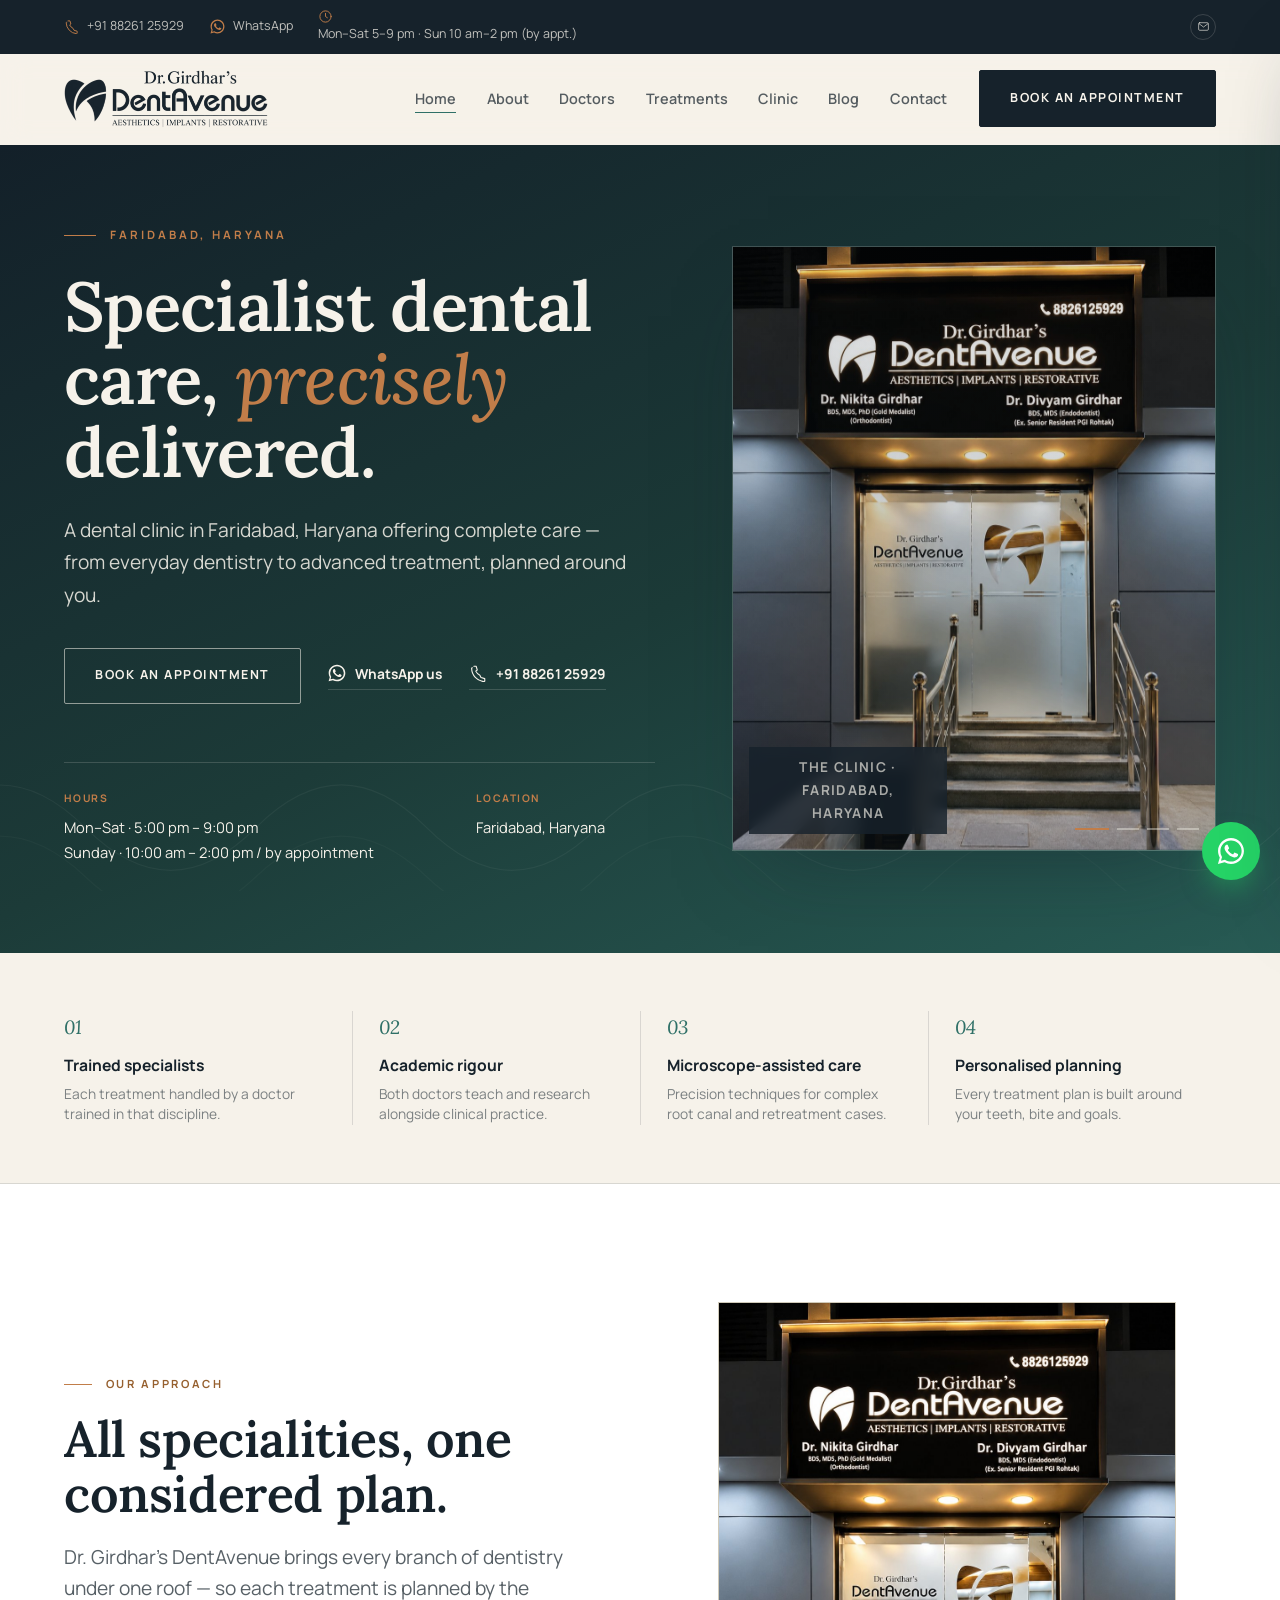
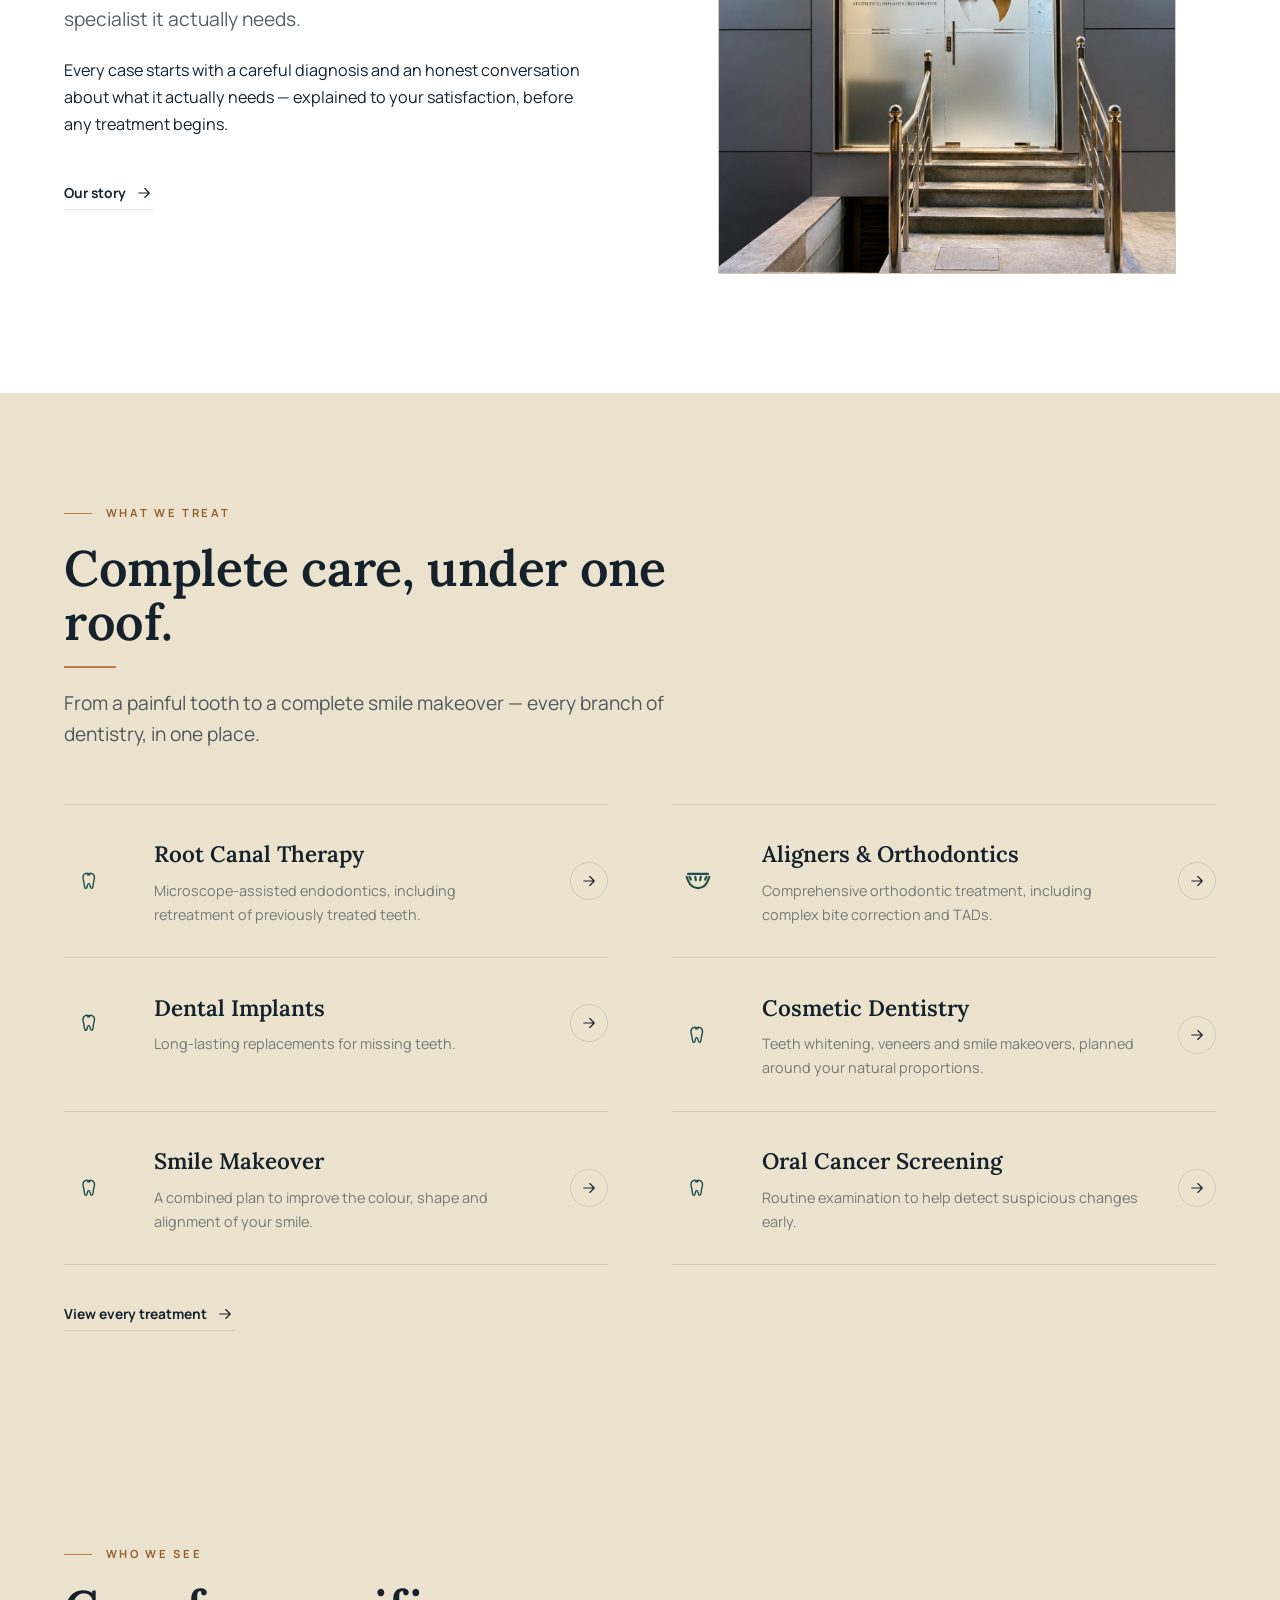
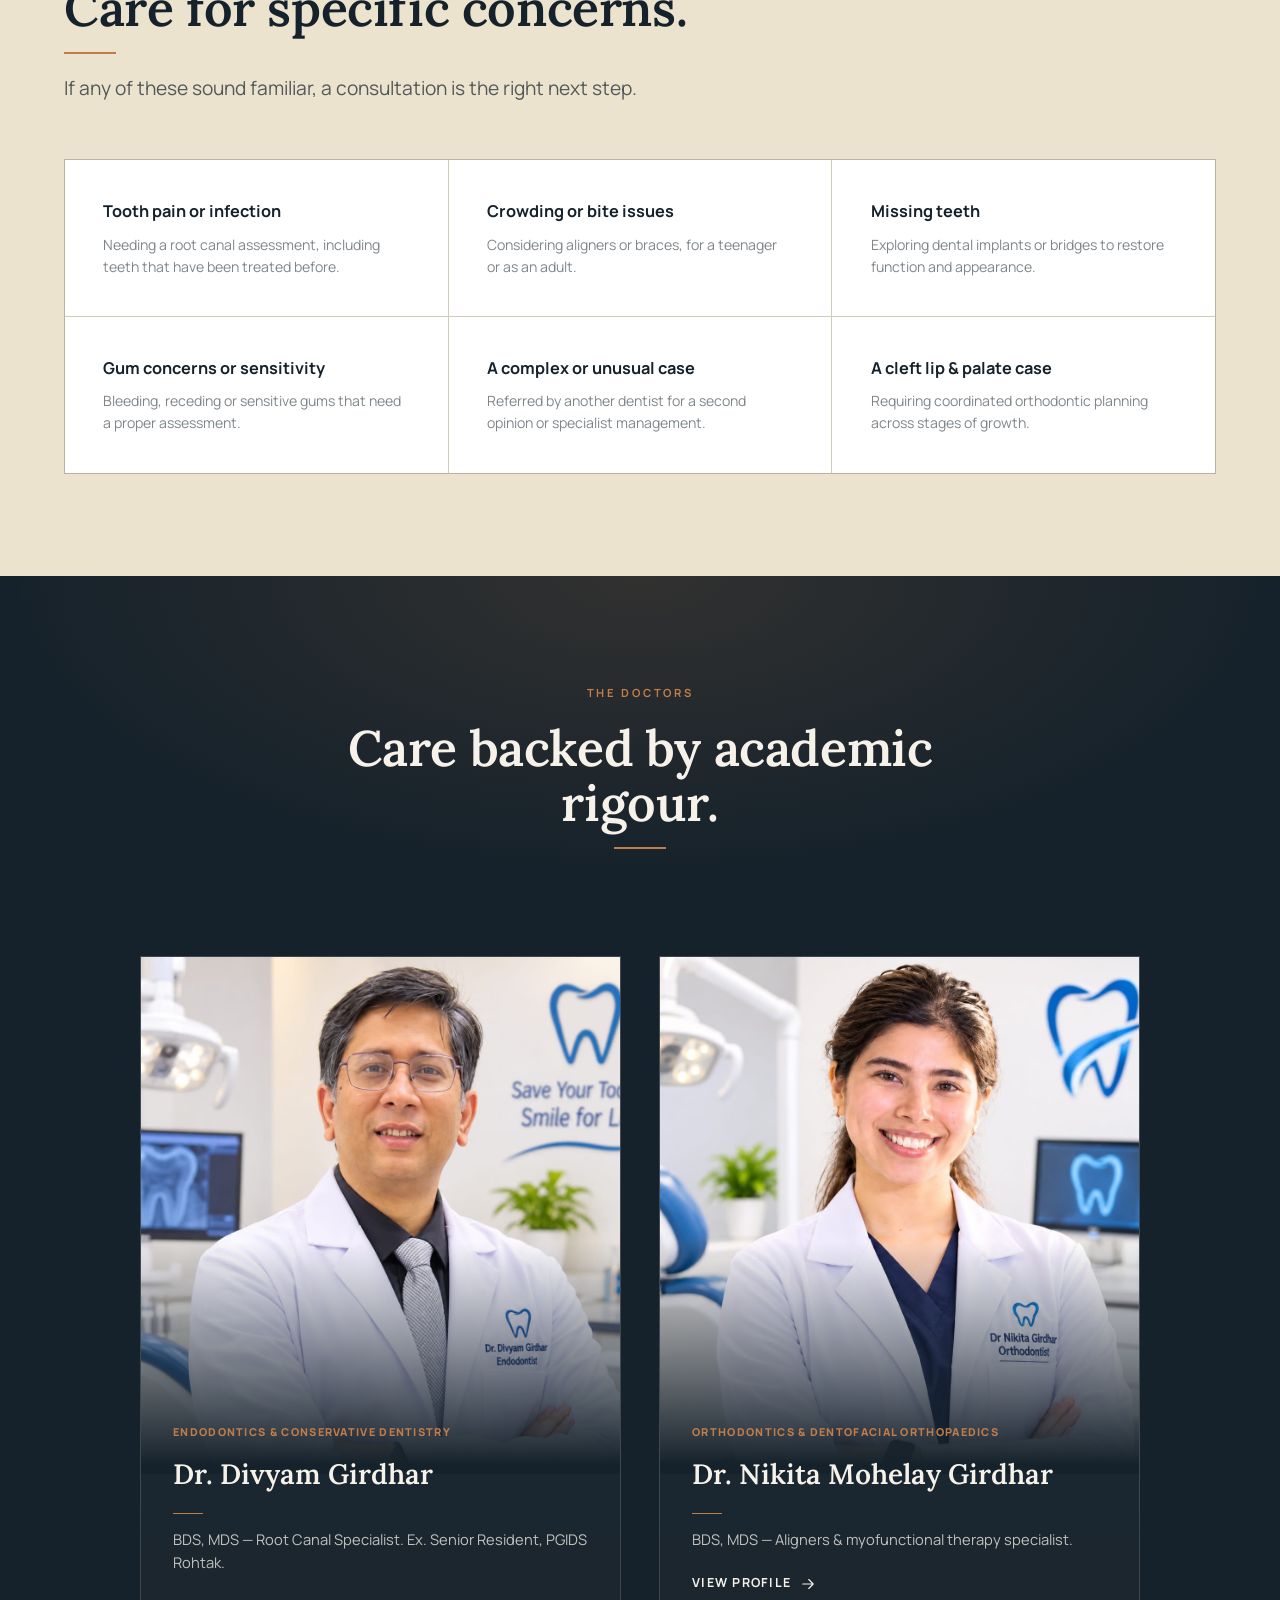
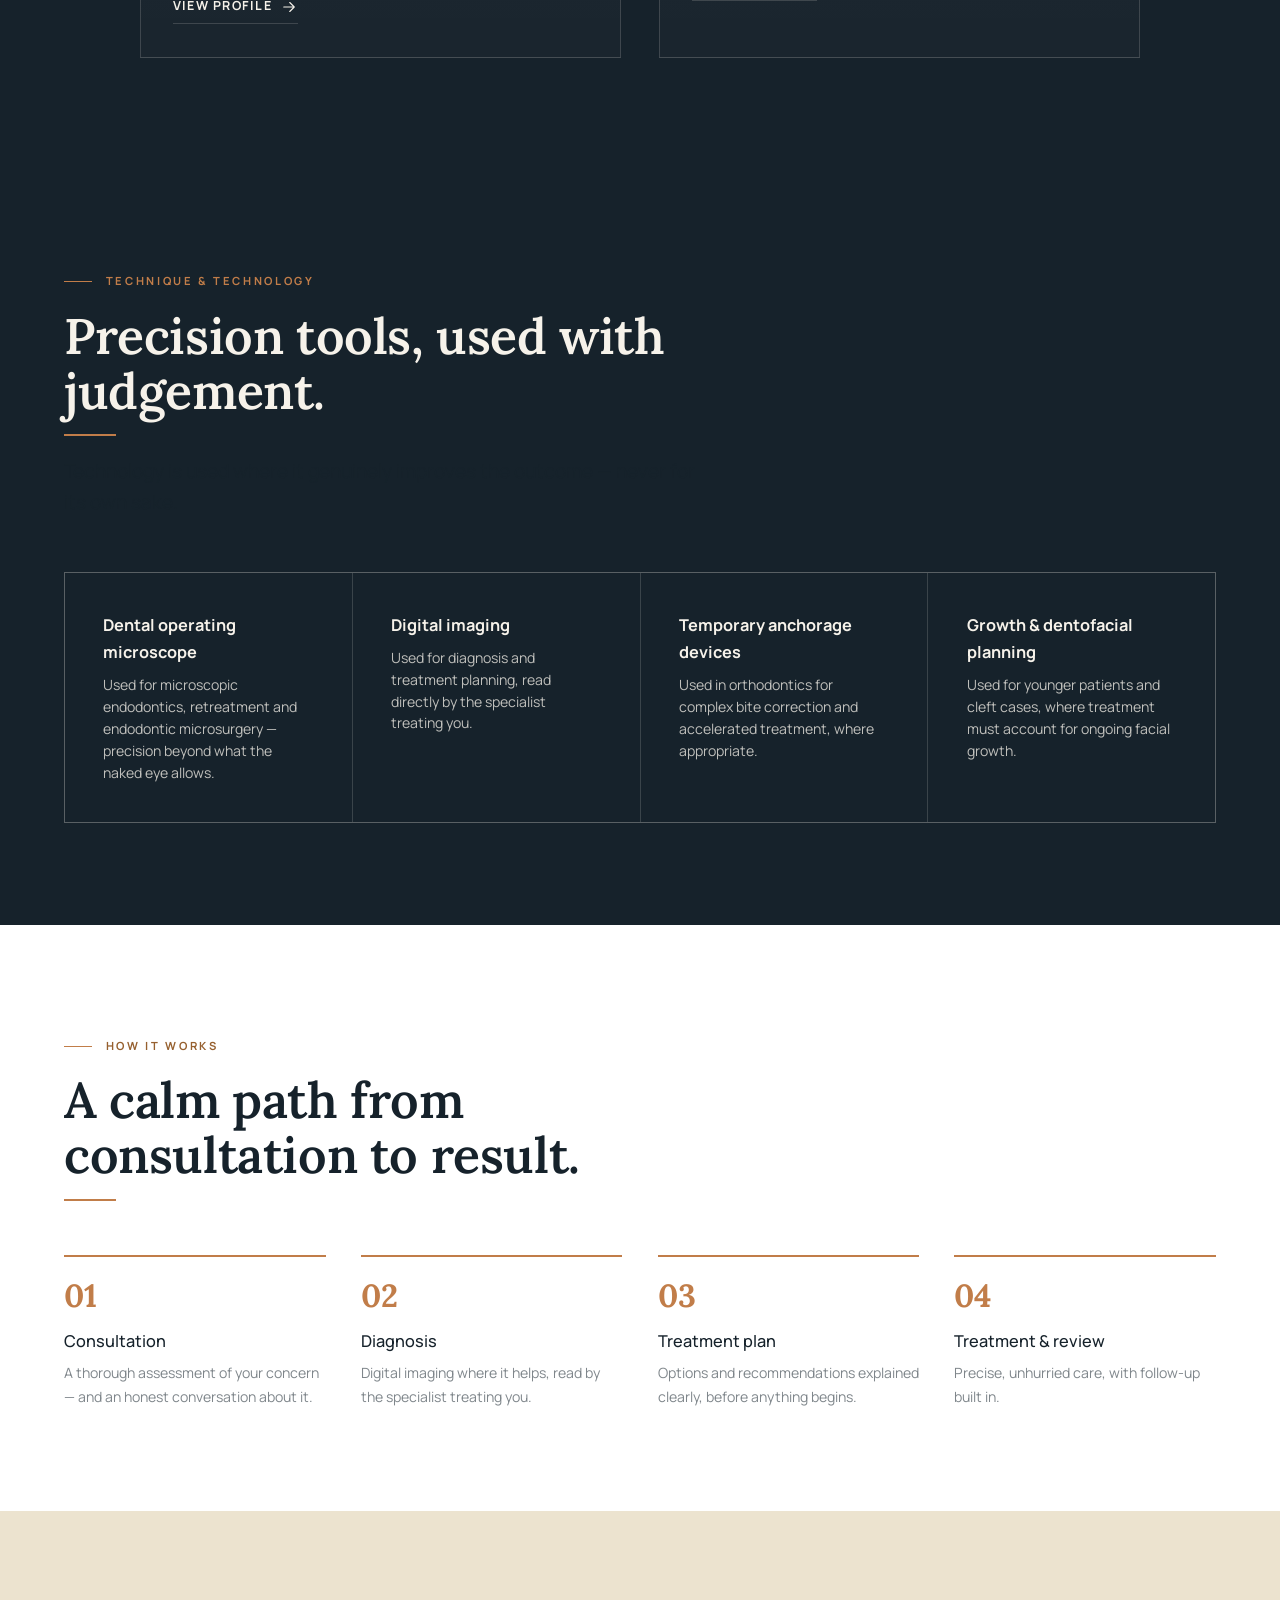
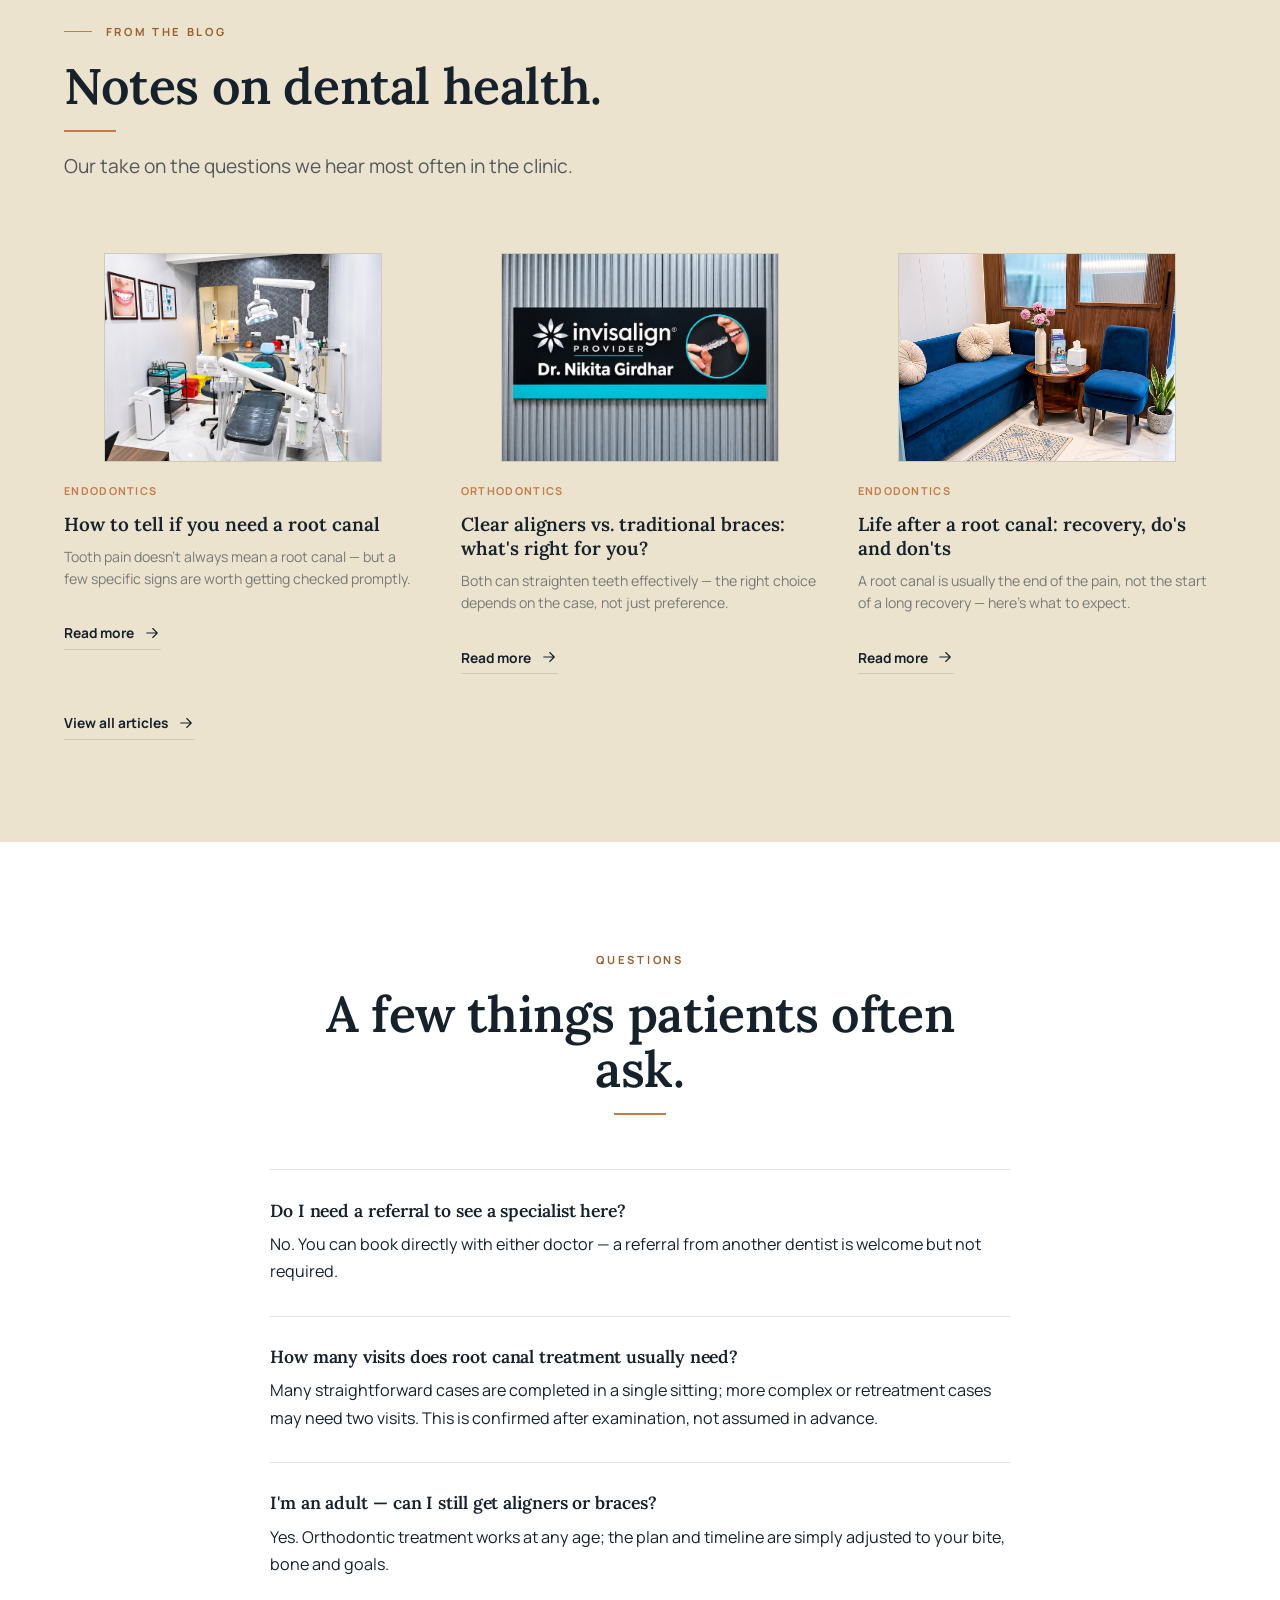
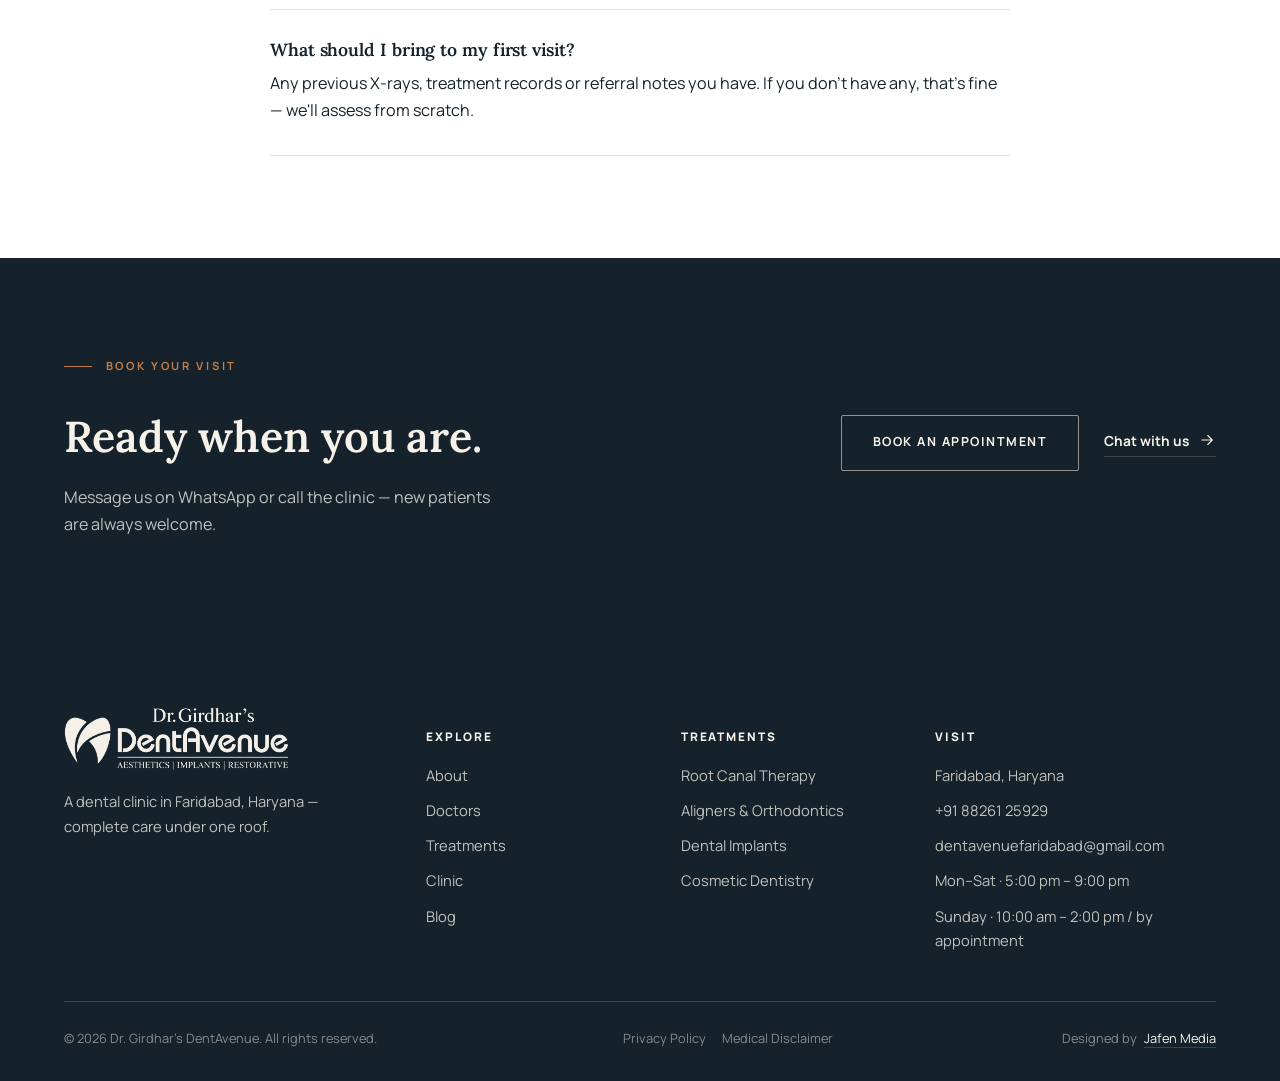
<file: index.html>
<!DOCTYPE html>
<html lang="en">
<head>
<meta charset="UTF-8">
<meta name="viewport" content="width=device-width, initial-scale=1">
<title>Specialist Dental Clinic in Faridabad — Dr. Girdhar's DentAvenue</title>
<meta name="description" content="Dr. Girdhar's DentAvenue — a dental clinic in Faridabad offering complete care under one roof.">
<link rel="preconnect" href="https://fonts.googleapis.com"><link rel="preconnect" href="https://fonts.gstatic.com" crossorigin>
<link href="https://fonts.googleapis.com/css2?family=Lora:ital,wght@0,500;0,600;0,700;1,500&family=Manrope:wght@400;500;600;700;800&display=swap" rel="stylesheet">
<meta name="theme-color" content="#16222B">
<noscript><style>[data-reveal]{opacity:1!important;transform:none!important}</style></noscript>
<link rel="icon" type="image/png" href="assets/img/favicon.png">
<link rel="apple-touch-icon" href="assets/img/favicon.png">
<meta property="og:type" content="website"><meta property="og:title" content="Specialist Dental Clinic in Faridabad — Dr. Girdhar's DentAvenue"><meta property="og:description" content="Dr. Girdhar's DentAvenue — a dental clinic in Faridabad offering complete care under one roof."><meta property="og:image" content="assets/img/og.jpg">
<link rel="stylesheet" href="assets/css/site.css?v=77bdec73">

</head>
<body>
<a class="skip-link" href="#main">Skip to content</a>

<div class="topbar"><div class="wrap topbar__row">
<div class="topbar__info">
<a href="tel:+918826125929"><svg class="ic" viewBox="0 0 24 24" width="18" height="18" fill="none" stroke="currentColor" stroke-width="1.5" stroke-linecap="round" stroke-linejoin="round" aria-hidden="true"><path d="M6.5 3h3l1.5 5-2 1.5a12 12 0 0 0 5.5 5.5L16 18l5 1.5v3a1 1 0 0 1-1.1 1A18 18 0 0 1 3.5 6.1 1 1 0 0 1 4.5 5"/></svg><span>+91 88261 25929</span></a>
<a href="https://wa.me/918826125929?text=Hello%20Dr.%20Girdhar%27s%20DentAvenue%2C%20how%20can%20I%20help%20you%3F" target="_blank" rel="noopener"><svg class="ic" viewBox="0 0 24 24" width="18" height="18" fill="currentColor" aria-hidden="true"><path d="M17.47 14.38c-.29-.14-1.7-.84-1.96-.94-.26-.1-.45-.14-.64.15-.19.29-.74.94-.91 1.13-.17.19-.34.21-.62.07-.29-.14-1.21-.45-2.3-1.42-.85-.76-1.42-1.7-1.59-1.98-.17-.29-.02-.44.13-.58.13-.13.29-.34.43-.51.14-.17.19-.29.29-.48.1-.19.05-.36-.02-.51-.07-.14-.64-1.55-.88-2.12-.23-.55-.47-.48-.64-.48h-.55c-.19 0-.5.07-.76.36-.26.29-1 .98-1 2.38 0 1.4 1.02 2.76 1.17 2.95.14.19 2.01 3.08 4.88 4.32.68.29 1.21.47 1.63.6.68.22 1.31.19 1.8.12.55-.08 1.7-.69 1.94-1.36.24-.67.24-1.24.17-1.36-.07-.12-.26-.19-.55-.33z"/><path d="M12 .9C5.87.9.9 5.87.9 12c0 1.95.51 3.86 1.48 5.55L.8 23.1l5.68-1.49A11.06 11.06 0 0 0 12 23.1c6.13 0 11.1-4.97 11.1-11.1S18.13.9 12 .9zm0 20.2c-1.72 0-3.4-.46-4.87-1.34l-.35-.21-3.37.89.9-3.29-.23-.35A9.06 9.06 0 0 1 2.9 12 9.1 9.1 0 1 1 12 21.1z"/></svg><span>WhatsApp</span></a>
<span><svg class="ic" viewBox="0 0 24 24" width="18" height="18" fill="none" stroke="currentColor" stroke-width="1.5" stroke-linecap="round" stroke-linejoin="round" aria-hidden="true"><circle cx="12" cy="12" r="9"/><path d="M12 7v5l3 2"/></svg><span>Mon–Sat 5–9 pm · Sun 10 am–2 pm (by appt.)</span></span>
</div>
<div class="topbar__soc">
<a href="mailto:dentavenuefaridabad@gmail.com" aria-label="Email"><svg class="ic" viewBox="0 0 24 24" width="18" height="18" fill="none" stroke="currentColor" stroke-width="1.5" stroke-linecap="round" stroke-linejoin="round" aria-hidden="true"><rect x="3" y="5" width="18" height="14" rx="2"/><path d="M4 7l8 6 8-6"/></svg></a>
</div>
</div></div>

<header class="site-header" data-header>
<div class="wrap nav">
<a class="brand" href="index.html">
<img class="brand__logo" src="assets/img/logo-dark.png" alt="Dr. Girdhar's DentAvenue">
</a>
<ul class="nav__menu"><li><a href="index.html" aria-current="page">Home</a></li><li><a href="about.html">About</a></li><li><a href="doctors.html">Doctors</a></li><li><a href="treatments.html">Treatments</a></li><li><a href="clinic.html">Clinic</a></li><li><a href="blog.html">Blog</a></li><li><a href="contact.html">Contact</a></li></ul>
<a class="btn nav__cta" href="https://wa.me/918826125929?text=Hello%20Dr.%20Girdhar%27s%20DentAvenue%2C%20I%20would%20like%20to%20book%20an%20appointment." target="_blank" rel="noopener">Book an Appointment</a>
<button class="nav__toggle" data-nav-toggle aria-label="Open menu" aria-expanded="false"><svg viewBox="0 0 24 24" width="18" height="18" fill="none" stroke="currentColor" stroke-width="1.6" aria-hidden="true"><path d="M3 6h18M3 12h18M3 18h18"/></svg></button>
</div>
</header>

<div class="nav-scrim" data-nav-scrim></div>
<nav class="mobile-nav" data-mobile-nav aria-label="Mobile">
<button class="mobile-nav__close" data-nav-close aria-label="Close menu"><svg viewBox="0 0 24 24" width="20" height="20" fill="none" stroke="currentColor" stroke-width="1.6" aria-hidden="true"><path d="M6 6l12 12M18 6L6 18"/></svg></button>
<ul><li><a href="index.html">Home</a></li><li><a href="about.html">About</a></li><li><a href="doctors.html">Doctors</a></li><li><a href="treatments.html">Treatments</a></li><li><a href="clinic.html">Clinic</a></li><li><a href="blog.html">Blog</a></li><li><a href="contact.html">Contact</a></li></ul>
<a class="btn" style="width:100%;justify-content:center" href="https://wa.me/918826125929?text=Hello%20Dr.%20Girdhar%27s%20DentAvenue%2C%20I%20would%20like%20to%20book%20an%20appointment." target="_blank" rel="noopener">Book an Appointment</a>
</nav>

<main id="main">
<section class="hero">
<svg class="hero__pattern" viewBox="0 0 1200 700" preserveAspectRatio="none" xmlns="http://www.w3.org/2000/svg" aria-hidden="true">
<g stroke="#F6F2EA" stroke-opacity="0.10" fill="none" stroke-width="1.1">
<path d="M-80 640 Q 0 560 80 640 T 240 640 T 400 640 T 560 640 T 720 640 T 880 640 T 1040 640 T 1200 640 T 1360 640"/>
<path d="M-80 686 Q 0 610 80 686 T 240 686 T 400 686 T 560 686 T 720 686 T 880 686 T 1040 686 T 1200 686 T 1360 686" stroke-opacity="0.06"/>
</g>
</svg>
<div class="wrap hero__inner">
<div class="hero__grid">
<div data-reveal>
<span class="hero__eyebrow">Faridabad, Haryana</span>
<h1 class="hero__title">Specialist dental care, <em>precisely</em> delivered.</h1>
<p class="hero__lead">A dental clinic in Faridabad, Haryana offering complete care — from everyday dentistry to advanced treatment, planned around you.</p>
<div class="hero__actions">
<a class="btn btn--cream" href="https://wa.me/918826125929?text=Hello%20Dr.%20Girdhar%27s%20DentAvenue%2C%20I%20would%20like%20to%20book%20an%20appointment." target="_blank" rel="noopener">Book an Appointment</a>
<a class="text-link text-link--light" href="https://wa.me/918826125929?text=Hello%20Dr.%20Girdhar%27s%20DentAvenue%2C%20how%20can%20I%20help%20you%3F" target="_blank" rel="noopener"><svg class="ic" viewBox="0 0 24 24" width="18" height="18" fill="currentColor" aria-hidden="true"><path d="M17.47 14.38c-.29-.14-1.7-.84-1.96-.94-.26-.1-.45-.14-.64.15-.19.29-.74.94-.91 1.13-.17.19-.34.21-.62.07-.29-.14-1.21-.45-2.3-1.42-.85-.76-1.42-1.7-1.59-1.98-.17-.29-.02-.44.13-.58.13-.13.29-.34.43-.51.14-.17.19-.29.29-.48.1-.19.05-.36-.02-.51-.07-.14-.64-1.55-.88-2.12-.23-.55-.47-.48-.64-.48h-.55c-.19 0-.5.07-.76.36-.26.29-1 .98-1 2.38 0 1.4 1.02 2.76 1.17 2.95.14.19 2.01 3.08 4.88 4.32.68.29 1.21.47 1.63.6.68.22 1.31.19 1.8.12.55-.08 1.7-.69 1.94-1.36.24-.67.24-1.24.17-1.36-.07-.12-.26-.19-.55-.33z"/><path d="M12 .9C5.87.9.9 5.87.9 12c0 1.95.51 3.86 1.48 5.55L.8 23.1l5.68-1.49A11.06 11.06 0 0 0 12 23.1c6.13 0 11.1-4.97 11.1-11.1S18.13.9 12 .9zm0 20.2c-1.72 0-3.4-.46-4.87-1.34l-.35-.21-3.37.89.9-3.29-.23-.35A9.06 9.06 0 0 1 2.9 12 9.1 9.1 0 1 1 12 21.1z"/></svg><span>WhatsApp us</span></a>
<a class="text-link text-link--light" href="tel:+918826125929"><svg class="ic" viewBox="0 0 24 24" width="18" height="18" fill="none" stroke="currentColor" stroke-width="1.5" stroke-linecap="round" stroke-linejoin="round" aria-hidden="true"><path d="M6.5 3h3l1.5 5-2 1.5a12 12 0 0 0 5.5 5.5L16 18l5 1.5v3a1 1 0 0 1-1.1 1A18 18 0 0 1 3.5 6.1 1 1 0 0 1 4.5 5"/></svg><span>+91 88261 25929</span></a>
</div>
<dl class="hero__ticket">
<div><dt>Hours</dt><dd>Mon–Sat · 5:00 pm – 9:00 pm<br>Sunday · 10:00 am – 2:00 pm / by appointment</dd></div>
<div><dt>Location</dt><dd>Faridabad, Haryana</dd></div>
</dl>
</div>
<div class="hero__side has-img is-slideshow" data-reveal data-slideshow>
<img src="assets/img/exterior.jpg" alt="Dr. Girdhar's DentAvenue entrance" class="is-active">
<img loading="lazy" decoding="async" src="assets/img/treatment.jpg" alt="Treatment room at Dr. Girdhar's DentAvenue">
<img loading="lazy" decoding="async" src="assets/img/lounge.jpg" alt="Waiting lounge at Dr. Girdhar's DentAvenue">
<img loading="lazy" decoding="async" src="assets/img/xray.jpg" alt="Digital X-ray workstation">
<span class="hero__side__tag">The clinic &middot; Faridabad, Haryana</span>
</div>
</div>
</div>
</section><section class="factstrip"><div class="wrap factstrip__row" data-reveal>
<div class="fact"><span class="fact__no">01</span><h3>Trained specialists</h3><p>Each treatment handled by a doctor trained in that discipline.</p></div>
<div class="fact"><span class="fact__no">02</span><h3>Academic rigour</h3><p>Both doctors teach and research alongside clinical practice.</p></div>
<div class="fact"><span class="fact__no">03</span><h3>Microscope-assisted care</h3><p>Precision techniques for complex root canal and retreatment cases.</p></div>
<div class="fact"><span class="fact__no">04</span><h3>Personalised planning</h3><p>Every treatment plan is built around your teeth, bite and goals.</p></div>
</div></section><section class="section bg-card"><div class="wrap split">
<div data-reveal>
<span class="eyebrow">Our approach</span>
<h2 class="display-2">All specialities, one considered plan.</h2>
<p class="lead" style="margin-top:1.3rem">Dr. Girdhar's DentAvenue brings every branch of dentistry under one roof — so each treatment is planned by the specialist it actually needs.</p>
<p class="muted" style="margin-top:1rem">Every case starts with a careful diagnosis and an honest conversation about what it actually needs — explained to your satisfaction, before any treatment begins.</p>
<a class="text-link" style="margin-top:1.6rem" href="about.html">Our story<svg class="ic" viewBox="0 0 24 24" width="18" height="18" fill="none" stroke="currentColor" stroke-width="1.5" stroke-linecap="round" stroke-linejoin="round" aria-hidden="true"><path d="M5 12h14M13 6l6 6-6 6"/></svg></a>
</div>
<div class="split__media" data-reveal><figure class="frame frame--tall frame--duo"><img loading="lazy" decoding="async" src="assets/img/exterior.jpg" alt="Dr. Girdhar's DentAvenue entrance"></figure></div>
</div></section><section class="section bg-band"><div class="wrap">
<div class="section-head" data-reveal><span class="eyebrow  ">What we treat</span><h2 class="display-2">Complete care, under one roof.</h2><span class="section-head__rule"></span><p class="lead" style="margin-top:1.2rem">From a painful tooth to a complete smile makeover — every branch of dentistry, in one place.</p></div>
<ul class="tlist" data-reveal>
<li><a href="treatments.html#root-canal"><span class="tlist__ic"><svg class="ic" viewBox="0 0 24 24" width="22" height="22" fill="none" stroke="currentColor" stroke-width="1.5" stroke-linecap="round" stroke-linejoin="round" aria-hidden="true"><path d="M12 5.2c-1.6-1.3-3.1-1.9-4.5-1.5-1.9.5-3.2 2.2-3.2 4.5 0 1.7.4 2.9.9 4.5.3 1.3.4 2.6.6 4 .2 1.5.5 3.3 1.7 3.3s1.3-1.4 1.6-2.8c.3-1.3.6-2.6 1.5-2.6s1.2 1.3 1.5 2.6c.3 1.4.5 2.8 1.6 2.8 1.2 0 1.5-1.8 1.7-3.3.2-1.4.3-2.7.6-4 .5-1.6.9-2.8.9-4.5 0-2.3-1.3-4-3.2-4.5-1.4-.4-2.9.2-4.5 1.5z"/></svg></span><span class="tlist__body"><h3>Root Canal Therapy</h3><p>Microscope-assisted endodontics, including retreatment of previously treated teeth.</p></span><span class="tlist__arrow"><svg class="ic" viewBox="0 0 24 24" width="18" height="18" fill="none" stroke="currentColor" stroke-width="1.5" stroke-linecap="round" stroke-linejoin="round" aria-hidden="true"><path d="M5 12h14M13 6l6 6-6 6"/></svg></span></a></li>
<li><a href="treatments.html#aligners"><span class="tlist__ic"><svg class="ic" viewBox="0 0 24 24" width="34" height="34" fill="none" stroke="currentColor" stroke-width="1.5" stroke-linecap="round" stroke-linejoin="round" aria-hidden="true"><path d="M4 9c2 6 4 8 8 8s6-2 8-8M6 9l1 2M10 9l.5 2.5M14 9l-.5 2.5M18 9l-1 2" /><path d="M5 7h14" /></svg></span><span class="tlist__body"><h3>Aligners &amp; Orthodontics</h3><p>Comprehensive orthodontic treatment, including complex bite correction and TADs.</p></span><span class="tlist__arrow"><svg class="ic" viewBox="0 0 24 24" width="18" height="18" fill="none" stroke="currentColor" stroke-width="1.5" stroke-linecap="round" stroke-linejoin="round" aria-hidden="true"><path d="M5 12h14M13 6l6 6-6 6"/></svg></span></a></li>
<li><a href="treatments.html#implants"><span class="tlist__ic"><svg class="ic" viewBox="0 0 24 24" width="22" height="22" fill="none" stroke="currentColor" stroke-width="1.5" stroke-linecap="round" stroke-linejoin="round" aria-hidden="true"><path d="M12 5.2c-1.6-1.3-3.1-1.9-4.5-1.5-1.9.5-3.2 2.2-3.2 4.5 0 1.7.4 2.9.9 4.5.3 1.3.4 2.6.6 4 .2 1.5.5 3.3 1.7 3.3s1.3-1.4 1.6-2.8c.3-1.3.6-2.6 1.5-2.6s1.2 1.3 1.5 2.6c.3 1.4.5 2.8 1.6 2.8 1.2 0 1.5-1.8 1.7-3.3.2-1.4.3-2.7.6-4 .5-1.6.9-2.8.9-4.5 0-2.3-1.3-4-3.2-4.5-1.4-.4-2.9.2-4.5 1.5z"/></svg></span><span class="tlist__body"><h3>Dental Implants</h3><p>Long-lasting replacements for missing teeth.</p></span><span class="tlist__arrow"><svg class="ic" viewBox="0 0 24 24" width="18" height="18" fill="none" stroke="currentColor" stroke-width="1.5" stroke-linecap="round" stroke-linejoin="round" aria-hidden="true"><path d="M5 12h14M13 6l6 6-6 6"/></svg></span></a></li>
<li><a href="treatments.html#cosmetic"><span class="tlist__ic"><svg class="ic" viewBox="0 0 24 24" width="22" height="22" fill="none" stroke="currentColor" stroke-width="1.5" stroke-linecap="round" stroke-linejoin="round" aria-hidden="true"><path d="M12 5.2c-1.6-1.3-3.1-1.9-4.5-1.5-1.9.5-3.2 2.2-3.2 4.5 0 1.7.4 2.9.9 4.5.3 1.3.4 2.6.6 4 .2 1.5.5 3.3 1.7 3.3s1.3-1.4 1.6-2.8c.3-1.3.6-2.6 1.5-2.6s1.2 1.3 1.5 2.6c.3 1.4.5 2.8 1.6 2.8 1.2 0 1.5-1.8 1.7-3.3.2-1.4.3-2.7.6-4 .5-1.6.9-2.8.9-4.5 0-2.3-1.3-4-3.2-4.5-1.4-.4-2.9.2-4.5 1.5z"/></svg></span><span class="tlist__body"><h3>Cosmetic Dentistry</h3><p>Teeth whitening, veneers and smile makeovers, planned around your natural proportions.</p></span><span class="tlist__arrow"><svg class="ic" viewBox="0 0 24 24" width="18" height="18" fill="none" stroke="currentColor" stroke-width="1.5" stroke-linecap="round" stroke-linejoin="round" aria-hidden="true"><path d="M5 12h14M13 6l6 6-6 6"/></svg></span></a></li>
<li><a href="treatments.html#cosmetic"><span class="tlist__ic"><svg class="ic" viewBox="0 0 24 24" width="22" height="22" fill="none" stroke="currentColor" stroke-width="1.5" stroke-linecap="round" stroke-linejoin="round" aria-hidden="true"><path d="M12 5.2c-1.6-1.3-3.1-1.9-4.5-1.5-1.9.5-3.2 2.2-3.2 4.5 0 1.7.4 2.9.9 4.5.3 1.3.4 2.6.6 4 .2 1.5.5 3.3 1.7 3.3s1.3-1.4 1.6-2.8c.3-1.3.6-2.6 1.5-2.6s1.2 1.3 1.5 2.6c.3 1.4.5 2.8 1.6 2.8 1.2 0 1.5-1.8 1.7-3.3.2-1.4.3-2.7.6-4 .5-1.6.9-2.8.9-4.5 0-2.3-1.3-4-3.2-4.5-1.4-.4-2.9.2-4.5 1.5z"/></svg></span><span class="tlist__body"><h3>Smile Makeover</h3><p>A combined plan to improve the colour, shape and alignment of your smile.</p></span><span class="tlist__arrow"><svg class="ic" viewBox="0 0 24 24" width="18" height="18" fill="none" stroke="currentColor" stroke-width="1.5" stroke-linecap="round" stroke-linejoin="round" aria-hidden="true"><path d="M5 12h14M13 6l6 6-6 6"/></svg></span></a></li>
<li><a href="treatments.html#screening"><span class="tlist__ic"><svg class="ic" viewBox="0 0 24 24" width="22" height="22" fill="none" stroke="currentColor" stroke-width="1.5" stroke-linecap="round" stroke-linejoin="round" aria-hidden="true"><path d="M12 5.2c-1.6-1.3-3.1-1.9-4.5-1.5-1.9.5-3.2 2.2-3.2 4.5 0 1.7.4 2.9.9 4.5.3 1.3.4 2.6.6 4 .2 1.5.5 3.3 1.7 3.3s1.3-1.4 1.6-2.8c.3-1.3.6-2.6 1.5-2.6s1.2 1.3 1.5 2.6c.3 1.4.5 2.8 1.6 2.8 1.2 0 1.5-1.8 1.7-3.3.2-1.4.3-2.7.6-4 .5-1.6.9-2.8.9-4.5 0-2.3-1.3-4-3.2-4.5-1.4-.4-2.9.2-4.5 1.5z"/></svg></span><span class="tlist__body"><h3>Oral Cancer Screening</h3><p>Routine examination to help detect suspicious changes early.</p></span><span class="tlist__arrow"><svg class="ic" viewBox="0 0 24 24" width="18" height="18" fill="none" stroke="currentColor" stroke-width="1.5" stroke-linecap="round" stroke-linejoin="round" aria-hidden="true"><path d="M5 12h14M13 6l6 6-6 6"/></svg></span></a></li>
</ul>
<p style="margin-top:2.2rem" data-reveal><a class="text-link" href="treatments.html">View every treatment<svg class="ic" viewBox="0 0 24 24" width="18" height="18" fill="none" stroke="currentColor" stroke-width="1.5" stroke-linecap="round" stroke-linejoin="round" aria-hidden="true"><path d="M5 12h14M13 6l6 6-6 6"/></svg></a></p>
</div></section><section class="section bg-band"><div class="wrap">
<div class="section-head" data-reveal><span class="eyebrow  ">Who we see</span><h2 class="display-2">Care for specific concerns.</h2><span class="section-head__rule"></span><p class="lead" style="margin-top:1.2rem">If any of these sound familiar, a consultation is the right next step.</p></div>
<div class="feat-grid feat-grid--3 stagger" data-reveal>
<div class="feat"><h3>Tooth pain or infection</h3><p>Needing a root canal assessment, including teeth that have been treated before.</p></div>
<div class="feat"><h3>Crowding or bite issues</h3><p>Considering aligners or braces, for a teenager or as an adult.</p></div>
<div class="feat"><h3>Missing teeth</h3><p>Exploring dental implants or bridges to restore function and appearance.</p></div>
<div class="feat"><h3>Gum concerns or sensitivity</h3><p>Bleeding, receding or sensitive gums that need a proper assessment.</p></div>
<div class="feat"><h3>A complex or unusual case</h3><p>Referred by another dentist for a second opinion or specialist management.</p></div>
<div class="feat"><h3>A cleft lip &amp; palate case</h3><p>Requiring coordinated orthodontic planning across stages of growth.</p></div>
</div>
</div></section><section class="section bg-ink doc-showcase"><div class="wrap">
<div class="section-head is-center" data-reveal><span class="eyebrow eyebrow--center eyebrow--light">The doctors</span><h2 class="display-2">Care backed by academic rigour.</h2><span class="section-head__rule"></span><p class="lead" style="margin-top:1.2rem">The clinic's founding doctors.</p></div>
<div class="doc-cards stagger" data-reveal>
<a class="doc-card" href="doctors.html">
<div class="doc-card__img"><img loading="lazy" decoding="async" src="assets/img/dr-divyam.jpg" alt="Dr. Divyam Girdhar, Endodontist"></div>
<div class="doc-card__body"><span class="doc-card__role">Endodontics &amp; Conservative Dentistry</span><h3>Dr. Divyam Girdhar</h3><span class="doc-circle__rule"></span><p>BDS, MDS &mdash; Root Canal Specialist. Ex. Senior Resident, PGIDS Rohtak.</p><span class="doc-card__more">View profile<svg class="ic" viewBox="0 0 24 24" width="18" height="18" fill="none" stroke="currentColor" stroke-width="1.5" stroke-linecap="round" stroke-linejoin="round" aria-hidden="true"><path d="M5 12h14M13 6l6 6-6 6"/></svg></span></div>
</a>
<a class="doc-card" href="doctors.html">
<div class="doc-card__img"><img loading="lazy" decoding="async" src="assets/img/dr-nikita.jpg" alt="Dr. Nikita Mohelay Girdhar, Orthodontist"></div>
<div class="doc-card__body"><span class="doc-card__role">Orthodontics &amp; Dentofacial Orthopaedics</span><h3>Dr. Nikita Mohelay Girdhar</h3><span class="doc-circle__rule"></span><p>BDS, MDS &mdash; Aligners &amp; myofunctional therapy specialist.</p><span class="doc-card__more">View profile<svg class="ic" viewBox="0 0 24 24" width="18" height="18" fill="none" stroke="currentColor" stroke-width="1.5" stroke-linecap="round" stroke-linejoin="round" aria-hidden="true"><path d="M5 12h14M13 6l6 6-6 6"/></svg></span></div>
</a>
</div>
</div></section><section class="section bg-ink"><div class="wrap">
<div class="section-head" data-reveal><span class="eyebrow  eyebrow--light">Technique &amp; technology</span><h2 class="display-2">Precision tools, used with judgement.</h2><span class="section-head__rule"></span><p class="lead" style="margin-top:1.2rem">Technology is used where it genuinely improves the outcome — never for its own sake.</p></div>
<div class="feat-grid stagger" data-reveal>
<div class="feat"><h3>Dental operating microscope</h3><p>Used for microscopic endodontics, retreatment and endodontic microsurgery — precision beyond what the naked eye allows.</p></div>
<div class="feat"><h3>Digital imaging</h3><p>Used for diagnosis and treatment planning, read directly by the specialist treating you.</p></div>
<div class="feat"><h3>Temporary anchorage devices</h3><p>Used in orthodontics for complex bite correction and accelerated treatment, where appropriate.</p></div>
<div class="feat"><h3>Growth &amp; dentofacial planning</h3><p>Used for younger patients and cleft cases, where treatment must account for ongoing facial growth.</p></div>
</div>
</div></section><section class="section bg-card"><div class="wrap">
<div class="section-head" data-reveal><span class="eyebrow  ">How it works</span><h2 class="display-2">A calm path from consultation to result.</h2><span class="section-head__rule"></span></div>
<div class="steps stagger" data-reveal>
<div class="step"><span class="step__no">01</span><h3>Consultation</h3><p>A thorough assessment of your concern — and an honest conversation about it.</p></div>
<div class="step"><span class="step__no">02</span><h3>Diagnosis</h3><p>Digital imaging where it helps, read by the specialist treating you.</p></div>
<div class="step"><span class="step__no">03</span><h3>Treatment plan</h3><p>Options and recommendations explained clearly, before anything begins.</p></div>
<div class="step"><span class="step__no">04</span><h3>Treatment &amp; review</h3><p>Precise, unhurried care, with follow-up built in.</p></div>
</div>
</div></section><section class="section bg-band"><div class="wrap">
<div class="section-head" data-reveal><span class="eyebrow  ">From the blog</span><h2 class="display-2">Notes on dental health.</h2><span class="section-head__rule"></span><p class="lead" style="margin-top:1.2rem">Our take on the questions we hear most often in the clinic.</p></div>
<div class="blog-grid stagger" data-reveal><a class="blog-card" href="blog-signs-you-need-a-root-canal.html">
<figure class="frame frame--duo"><img loading="lazy" decoding="async" src="assets/img/treatment.jpg" alt="How to tell if you need a root canal"></figure>
<span class="blog-card__kicker">Endodontics</span>
<h3>How to tell if you need a root canal</h3>
<p>Tooth pain doesn't always mean a root canal — but a few specific signs are worth getting checked promptly.</p>
<span class="text-link">Read more<svg class="ic" viewBox="0 0 24 24" width="18" height="18" fill="none" stroke="currentColor" stroke-width="1.5" stroke-linecap="round" stroke-linejoin="round" aria-hidden="true"><path d="M5 12h14M13 6l6 6-6 6"/></svg></span>
</a><a class="blog-card" href="blog-aligners-vs-braces.html">
<figure class="frame frame--duo"><img loading="lazy" decoding="async" src="assets/img/invisalign-sign.jpg" alt="Clear aligners vs. traditional braces: what's right for you?"></figure>
<span class="blog-card__kicker">Orthodontics</span>
<h3>Clear aligners vs. traditional braces: what's right for you?</h3>
<p>Both can straighten teeth effectively — the right choice depends on the case, not just preference.</p>
<span class="text-link">Read more<svg class="ic" viewBox="0 0 24 24" width="18" height="18" fill="none" stroke="currentColor" stroke-width="1.5" stroke-linecap="round" stroke-linejoin="round" aria-hidden="true"><path d="M5 12h14M13 6l6 6-6 6"/></svg></span>
</a><a class="blog-card" href="blog-life-after-a-root-canal.html">
<figure class="frame frame--duo"><img loading="lazy" decoding="async" src="assets/img/lounge.jpg" alt="Life after a root canal: recovery, do's and don'ts"></figure>
<span class="blog-card__kicker">Endodontics</span>
<h3>Life after a root canal: recovery, do's and don'ts</h3>
<p>A root canal is usually the end of the pain, not the start of a long recovery — here's what to expect.</p>
<span class="text-link">Read more<svg class="ic" viewBox="0 0 24 24" width="18" height="18" fill="none" stroke="currentColor" stroke-width="1.5" stroke-linecap="round" stroke-linejoin="round" aria-hidden="true"><path d="M5 12h14M13 6l6 6-6 6"/></svg></span>
</a></div>
<p style="margin-top:2.2rem" data-reveal><a class="text-link" href="blog.html">View all articles<svg class="ic" viewBox="0 0 24 24" width="18" height="18" fill="none" stroke="currentColor" stroke-width="1.5" stroke-linecap="round" stroke-linejoin="round" aria-hidden="true"><path d="M5 12h14M13 6l6 6-6 6"/></svg></a></p>
</div></section><section class="section bg-card"><div class="wrap">
<div class="section-head is-center" data-reveal><span class="eyebrow eyebrow--center ">Questions</span><h2 class="display-2">A few things patients often ask.</h2><span class="section-head__rule"></span></div>
<div style="max-width:74ch;margin-inline:auto" data-reveal><div style="border-top:1px solid var(--line);padding:clamp(1.4rem,3vw,1.9rem) 0"><h3 class="display-3" style="font-size:1.1rem">Do I need a referral to see a specialist here?</h3><p class="muted" style="margin-top:.6rem">No. You can book directly with either doctor — a referral from another dentist is welcome but not required.</p></div><div style="border-top:1px solid var(--line);padding:clamp(1.4rem,3vw,1.9rem) 0"><h3 class="display-3" style="font-size:1.1rem">How many visits does root canal treatment usually need?</h3><p class="muted" style="margin-top:.6rem">Many straightforward cases are completed in a single sitting; more complex or retreatment cases may need two visits. This is confirmed after examination, not assumed in advance.</p></div><div style="border-top:1px solid var(--line);padding:clamp(1.4rem,3vw,1.9rem) 0"><h3 class="display-3" style="font-size:1.1rem">I'm an adult — can I still get aligners or braces?</h3><p class="muted" style="margin-top:.6rem">Yes. Orthodontic treatment works at any age; the plan and timeline are simply adjusted to your bite, bone and goals.</p></div><div style="border-top:1px solid var(--line);padding:clamp(1.4rem,3vw,1.9rem) 0"><h3 class="display-3" style="font-size:1.1rem">What should I bring to my first visit?</h3><p class="muted" style="margin-top:.6rem">Any previous X-rays, treatment records or referral notes you have. If you don't have any, that's fine — we'll assess from scratch.</p></div><div class="rule"></div></div>
</div></section><section class="ctaband"><div class="wrap ctaband__row" data-reveal>
<div><span class="eyebrow eyebrow--light">Book your visit</span><h2>Ready when you are.</h2><p>Message us on WhatsApp or call the clinic — new patients are always welcome.</p></div>
<div class="ctaband__btns"><a class="btn btn--cream" href="https://wa.me/918826125929?text=Hello%20Dr.%20Girdhar%27s%20DentAvenue%2C%20I%20would%20like%20to%20book%20an%20appointment." target="_blank" rel="noopener">Book an Appointment</a><a class="text-link text-link--light" href="https://wa.me/918826125929?text=Hello%20Dr.%20Girdhar%27s%20DentAvenue%2C%20how%20can%20I%20help%20you%3F" target="_blank" rel="noopener">Chat with us<svg class="ic" viewBox="0 0 24 24" width="18" height="18" fill="none" stroke="currentColor" stroke-width="1.5" stroke-linecap="round" stroke-linejoin="round" aria-hidden="true"><path d="M5 12h14M13 6l6 6-6 6"/></svg></a></div>
</div></section>
</main>

<footer class="site-footer">
<div class="wrap footer-grid">
<div>
<img loading="lazy" decoding="async" class="footer-logo" src="assets/img/logo-light.png" alt="Dr. Girdhar's DentAvenue">
<p class="footer-brand__stmt">A dental clinic in Faridabad, Haryana — complete care under one roof.</p>
</div>
<div class="footer-col"><h5>Explore</h5><ul>
<li><a href="about.html">About</a></li><li><a href="doctors.html">Doctors</a></li>
<li><a href="treatments.html">Treatments</a></li><li><a href="clinic.html">Clinic</a></li><li><a href="blog.html">Blog</a></li></ul></div>
<div class="footer-col"><h5>Treatments</h5><ul>
<li><a href="treatments.html#root-canal">Root Canal Therapy</a></li><li><a href="treatments.html#aligners">Aligners &amp; Orthodontics</a></li>
<li><a href="treatments.html#implants">Dental Implants</a></li><li><a href="treatments.html#cosmetic">Cosmetic Dentistry</a></li></ul></div>
<div class="footer-col"><h5>Visit</h5><ul>
<li>Faridabad, Haryana</li><li><a href="tel:+918826125929">+91 88261 25929</a></li>
<li><a href="mailto:dentavenuefaridabad@gmail.com">dentavenuefaridabad@gmail.com</a></li><li>Mon–Sat · 5:00 pm – 9:00 pm</li><li>Sunday · 10:00 am – 2:00 pm / by appointment</li></ul></div>
</div>
<div class="wrap footer-bottom">
<span>&copy; 2026 Dr. Girdhar's DentAvenue. All rights reserved.</span>
<span class="footer-bottom__links"><a href="privacy.html">Privacy Policy</a><a href="disclaimer.html">Medical Disclaimer</a></span>
<span class="footer__credit">Designed by <a href="https://jafenmedia.com" target="_blank" rel="noopener">Jafen Media</a></span>
</div>
</footer>

<a class="wa-fab" href="https://wa.me/918826125929?text=Hello%20Dr.%20Girdhar%27s%20DentAvenue%2C%20how%20can%20I%20help%20you%3F" target="_blank" rel="noopener" aria-label="Chat on WhatsApp"><svg class="ic" viewBox="0 0 24 24" width="18" height="18" fill="currentColor" aria-hidden="true"><path d="M17.47 14.38c-.29-.14-1.7-.84-1.96-.94-.26-.1-.45-.14-.64.15-.19.29-.74.94-.91 1.13-.17.19-.34.21-.62.07-.29-.14-1.21-.45-2.3-1.42-.85-.76-1.42-1.7-1.59-1.98-.17-.29-.02-.44.13-.58.13-.13.29-.34.43-.51.14-.17.19-.29.29-.48.1-.19.05-.36-.02-.51-.07-.14-.64-1.55-.88-2.12-.23-.55-.47-.48-.64-.48h-.55c-.19 0-.5.07-.76.36-.26.29-1 .98-1 2.38 0 1.4 1.02 2.76 1.17 2.95.14.19 2.01 3.08 4.88 4.32.68.29 1.21.47 1.63.6.68.22 1.31.19 1.8.12.55-.08 1.7-.69 1.94-1.36.24-.67.24-1.24.17-1.36-.07-.12-.26-.19-.55-.33z"/><path d="M12 .9C5.87.9.9 5.87.9 12c0 1.95.51 3.86 1.48 5.55L.8 23.1l5.68-1.49A11.06 11.06 0 0 0 12 23.1c6.13 0 11.1-4.97 11.1-11.1S18.13.9 12 .9zm0 20.2c-1.72 0-3.4-.46-4.87-1.34l-.35-.21-3.37.89.9-3.29-.23-.35A9.06 9.06 0 0 1 2.9 12 9.1 9.1 0 1 1 12 21.1z"/></svg></a>
<nav class="mobar" aria-label="Quick contact"><div class="mobar__row">
<a href="tel:+918826125929"><svg class="ic" viewBox="0 0 24 24" width="18" height="18" fill="none" stroke="currentColor" stroke-width="1.5" stroke-linecap="round" stroke-linejoin="round" aria-hidden="true"><path d="M6.5 3h3l1.5 5-2 1.5a12 12 0 0 0 5.5 5.5L16 18l5 1.5v3a1 1 0 0 1-1.1 1A18 18 0 0 1 3.5 6.1 1 1 0 0 1 4.5 5"/></svg><span>Call</span></a>
<a href="https://wa.me/918826125929?text=Hello%20Dr.%20Girdhar%27s%20DentAvenue%2C%20how%20can%20I%20help%20you%3F" target="_blank" rel="noopener"><svg class="ic" viewBox="0 0 24 24" width="18" height="18" fill="currentColor" aria-hidden="true"><path d="M17.47 14.38c-.29-.14-1.7-.84-1.96-.94-.26-.1-.45-.14-.64.15-.19.29-.74.94-.91 1.13-.17.19-.34.21-.62.07-.29-.14-1.21-.45-2.3-1.42-.85-.76-1.42-1.7-1.59-1.98-.17-.29-.02-.44.13-.58.13-.13.29-.34.43-.51.14-.17.19-.29.29-.48.1-.19.05-.36-.02-.51-.07-.14-.64-1.55-.88-2.12-.23-.55-.47-.48-.64-.48h-.55c-.19 0-.5.07-.76.36-.26.29-1 .98-1 2.38 0 1.4 1.02 2.76 1.17 2.95.14.19 2.01 3.08 4.88 4.32.68.29 1.21.47 1.63.6.68.22 1.31.19 1.8.12.55-.08 1.7-.69 1.94-1.36.24-.67.24-1.24.17-1.36-.07-.12-.26-.19-.55-.33z"/><path d="M12 .9C5.87.9.9 5.87.9 12c0 1.95.51 3.86 1.48 5.55L.8 23.1l5.68-1.49A11.06 11.06 0 0 0 12 23.1c6.13 0 11.1-4.97 11.1-11.1S18.13.9 12 .9zm0 20.2c-1.72 0-3.4-.46-4.87-1.34l-.35-.21-3.37.89.9-3.29-.23-.35A9.06 9.06 0 0 1 2.9 12 9.1 9.1 0 1 1 12 21.1z"/></svg><span>Chat</span></a>
<a class="is-primary" href="https://wa.me/918826125929?text=Hello%20Dr.%20Girdhar%27s%20DentAvenue%2C%20I%20would%20like%20to%20book%20an%20appointment." target="_blank" rel="noopener"><svg class="ic" viewBox="0 0 24 24" width="18" height="18" fill="none" stroke="currentColor" stroke-width="1.5" stroke-linecap="round" stroke-linejoin="round" aria-hidden="true"><path d="M5 12h14M13 6l6 6-6 6"/></svg><span>Book</span></a>
</div></nav>

<script src="assets/js/site.js?v=81eb8e31"></script>
</body>
</html>
</file>
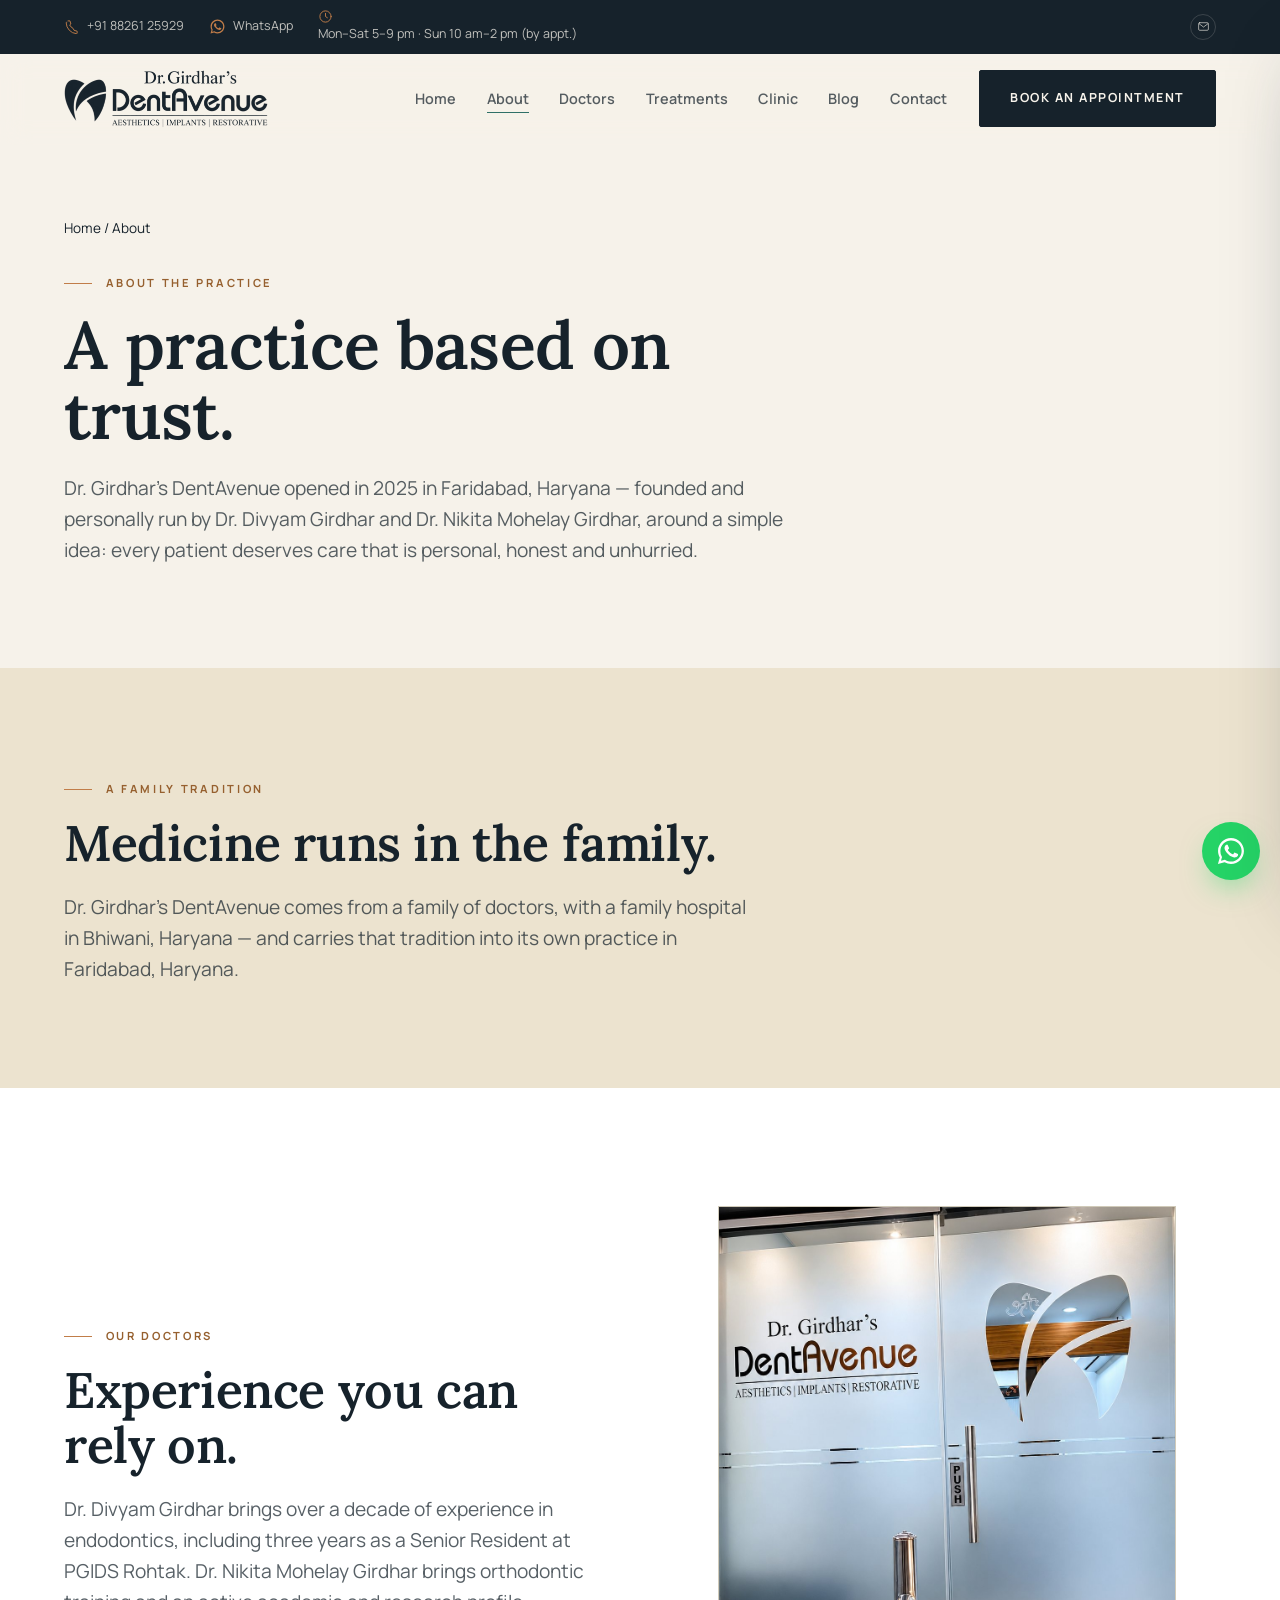
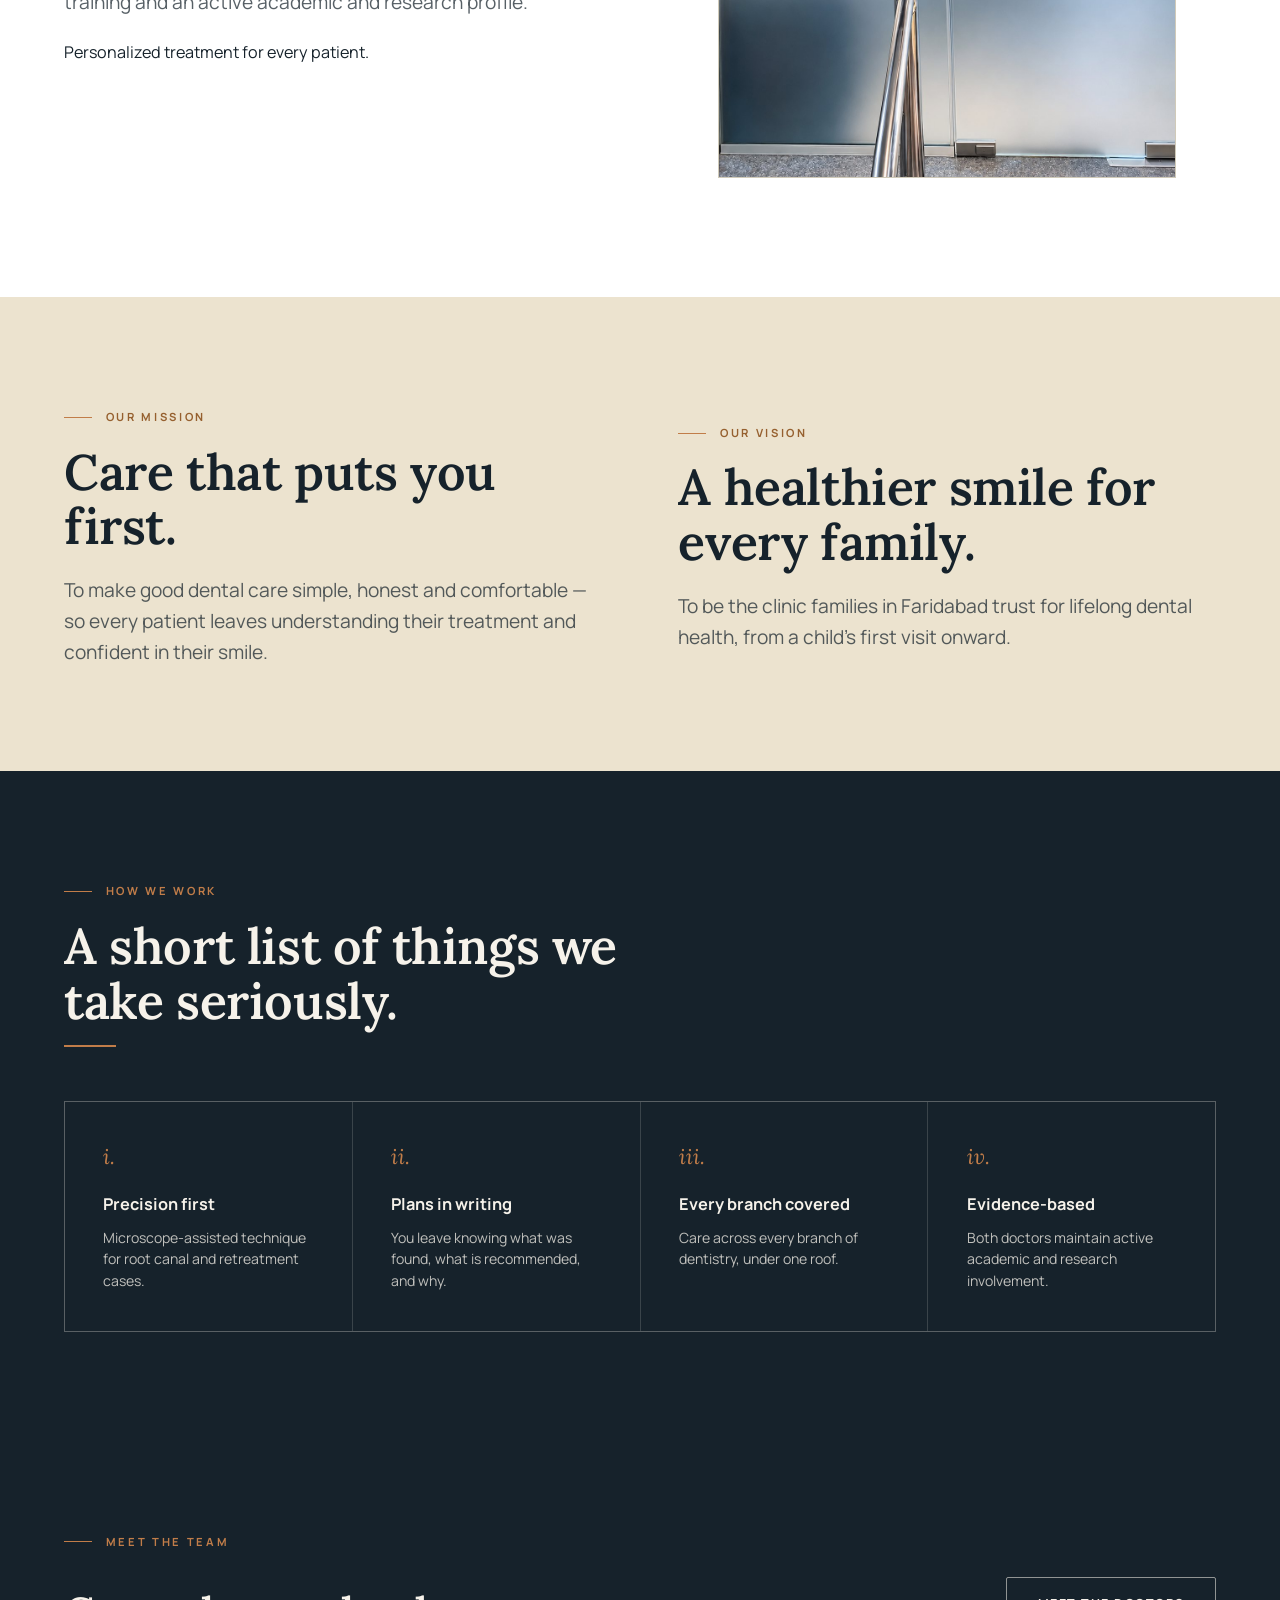
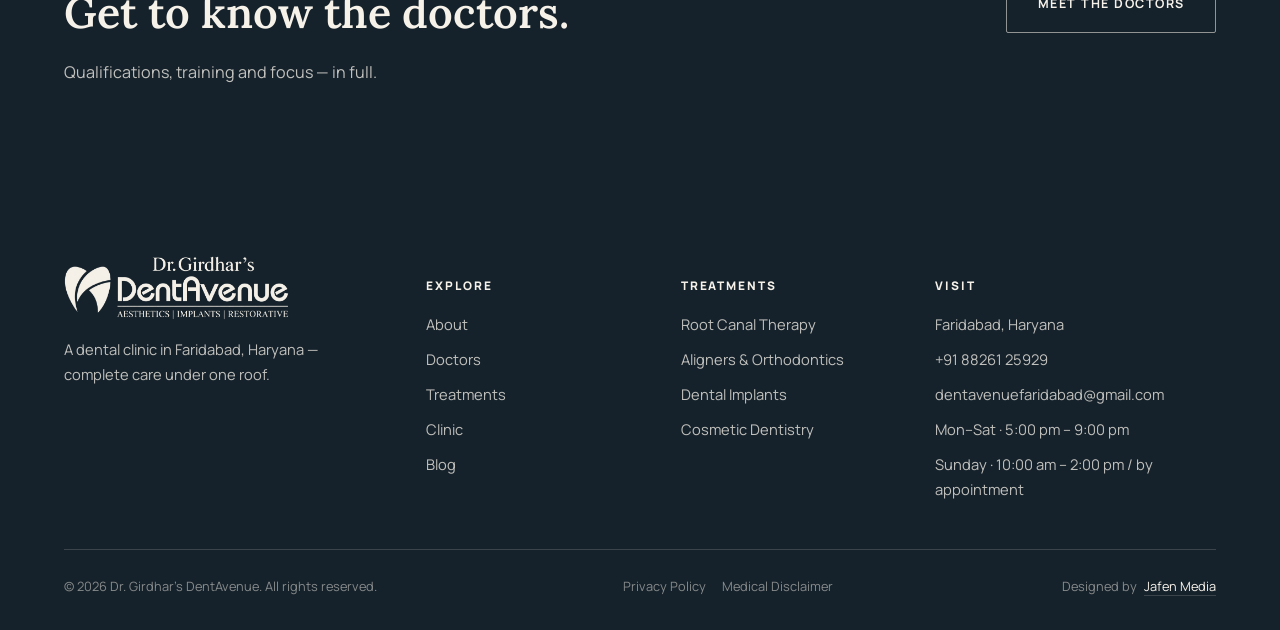
<file: about.html>
<!DOCTYPE html>
<html lang="en">
<head>
<meta charset="UTF-8">
<meta name="viewport" content="width=device-width, initial-scale=1">
<title>About — Dr. Girdhar's DentAvenue</title>
<meta name="description" content="The philosophy behind Dr. Girdhar's DentAvenue, Faridabad.">
<link rel="preconnect" href="https://fonts.googleapis.com"><link rel="preconnect" href="https://fonts.gstatic.com" crossorigin>
<link href="https://fonts.googleapis.com/css2?family=Lora:ital,wght@0,500;0,600;0,700;1,500&family=Manrope:wght@400;500;600;700;800&display=swap" rel="stylesheet">
<meta name="theme-color" content="#16222B">
<noscript><style>[data-reveal]{opacity:1!important;transform:none!important}</style></noscript>
<link rel="icon" type="image/png" href="assets/img/favicon.png">
<link rel="apple-touch-icon" href="assets/img/favicon.png">
<meta property="og:type" content="website"><meta property="og:title" content="About — Dr. Girdhar's DentAvenue"><meta property="og:description" content="The philosophy behind Dr. Girdhar's DentAvenue, Faridabad."><meta property="og:image" content="assets/img/og.jpg">
<link rel="stylesheet" href="assets/css/site.css?v=77bdec73">

</head>
<body>
<a class="skip-link" href="#main">Skip to content</a>

<div class="topbar"><div class="wrap topbar__row">
<div class="topbar__info">
<a href="tel:+918826125929"><svg class="ic" viewBox="0 0 24 24" width="18" height="18" fill="none" stroke="currentColor" stroke-width="1.5" stroke-linecap="round" stroke-linejoin="round" aria-hidden="true"><path d="M6.5 3h3l1.5 5-2 1.5a12 12 0 0 0 5.5 5.5L16 18l5 1.5v3a1 1 0 0 1-1.1 1A18 18 0 0 1 3.5 6.1 1 1 0 0 1 4.5 5"/></svg><span>+91 88261 25929</span></a>
<a href="https://wa.me/918826125929?text=Hello%20Dr.%20Girdhar%27s%20DentAvenue%2C%20how%20can%20I%20help%20you%3F" target="_blank" rel="noopener"><svg class="ic" viewBox="0 0 24 24" width="18" height="18" fill="currentColor" aria-hidden="true"><path d="M17.47 14.38c-.29-.14-1.7-.84-1.96-.94-.26-.1-.45-.14-.64.15-.19.29-.74.94-.91 1.13-.17.19-.34.21-.62.07-.29-.14-1.21-.45-2.3-1.42-.85-.76-1.42-1.7-1.59-1.98-.17-.29-.02-.44.13-.58.13-.13.29-.34.43-.51.14-.17.19-.29.29-.48.1-.19.05-.36-.02-.51-.07-.14-.64-1.55-.88-2.12-.23-.55-.47-.48-.64-.48h-.55c-.19 0-.5.07-.76.36-.26.29-1 .98-1 2.38 0 1.4 1.02 2.76 1.17 2.95.14.19 2.01 3.08 4.88 4.32.68.29 1.21.47 1.63.6.68.22 1.31.19 1.8.12.55-.08 1.7-.69 1.94-1.36.24-.67.24-1.24.17-1.36-.07-.12-.26-.19-.55-.33z"/><path d="M12 .9C5.87.9.9 5.87.9 12c0 1.95.51 3.86 1.48 5.55L.8 23.1l5.68-1.49A11.06 11.06 0 0 0 12 23.1c6.13 0 11.1-4.97 11.1-11.1S18.13.9 12 .9zm0 20.2c-1.72 0-3.4-.46-4.87-1.34l-.35-.21-3.37.89.9-3.29-.23-.35A9.06 9.06 0 0 1 2.9 12 9.1 9.1 0 1 1 12 21.1z"/></svg><span>WhatsApp</span></a>
<span><svg class="ic" viewBox="0 0 24 24" width="18" height="18" fill="none" stroke="currentColor" stroke-width="1.5" stroke-linecap="round" stroke-linejoin="round" aria-hidden="true"><circle cx="12" cy="12" r="9"/><path d="M12 7v5l3 2"/></svg><span>Mon–Sat 5–9 pm · Sun 10 am–2 pm (by appt.)</span></span>
</div>
<div class="topbar__soc">
<a href="mailto:dentavenuefaridabad@gmail.com" aria-label="Email"><svg class="ic" viewBox="0 0 24 24" width="18" height="18" fill="none" stroke="currentColor" stroke-width="1.5" stroke-linecap="round" stroke-linejoin="round" aria-hidden="true"><rect x="3" y="5" width="18" height="14" rx="2"/><path d="M4 7l8 6 8-6"/></svg></a>
</div>
</div></div>

<header class="site-header" data-header>
<div class="wrap nav">
<a class="brand" href="index.html">
<img class="brand__logo" src="assets/img/logo-dark.png" alt="Dr. Girdhar's DentAvenue">
</a>
<ul class="nav__menu"><li><a href="index.html">Home</a></li><li><a href="about.html" aria-current="page">About</a></li><li><a href="doctors.html">Doctors</a></li><li><a href="treatments.html">Treatments</a></li><li><a href="clinic.html">Clinic</a></li><li><a href="blog.html">Blog</a></li><li><a href="contact.html">Contact</a></li></ul>
<a class="btn nav__cta" href="https://wa.me/918826125929?text=Hello%20Dr.%20Girdhar%27s%20DentAvenue%2C%20I%20would%20like%20to%20book%20an%20appointment." target="_blank" rel="noopener">Book an Appointment</a>
<button class="nav__toggle" data-nav-toggle aria-label="Open menu" aria-expanded="false"><svg viewBox="0 0 24 24" width="18" height="18" fill="none" stroke="currentColor" stroke-width="1.6" aria-hidden="true"><path d="M3 6h18M3 12h18M3 18h18"/></svg></button>
</div>
</header>

<div class="nav-scrim" data-nav-scrim></div>
<nav class="mobile-nav" data-mobile-nav aria-label="Mobile">
<button class="mobile-nav__close" data-nav-close aria-label="Close menu"><svg viewBox="0 0 24 24" width="20" height="20" fill="none" stroke="currentColor" stroke-width="1.6" aria-hidden="true"><path d="M6 6l12 12M18 6L6 18"/></svg></button>
<ul><li><a href="index.html">Home</a></li><li><a href="about.html">About</a></li><li><a href="doctors.html">Doctors</a></li><li><a href="treatments.html">Treatments</a></li><li><a href="clinic.html">Clinic</a></li><li><a href="blog.html">Blog</a></li><li><a href="contact.html">Contact</a></li></ul>
<a class="btn" style="width:100%;justify-content:center" href="https://wa.me/918826125929?text=Hello%20Dr.%20Girdhar%27s%20DentAvenue%2C%20I%20would%20like%20to%20book%20an%20appointment." target="_blank" rel="noopener">Book an Appointment</a>
</nav>

<main id="main">
<section class="section" style="padding-top:clamp(3rem,6vw,4.5rem)"><div class="wrap">
<nav aria-label="Breadcrumb" class="muted" style="font-size:.85rem;margin-bottom:1.6rem"><a href="index.html">Home</a> / About</nav>
<span class="eyebrow">About the practice</span>
<h1 class="display-1" style="max-width:17ch">A practice based on trust.</h1>
<p class="lead" style="margin-top:1.4rem;max-width:60ch">Dr. Girdhar's DentAvenue opened in 2025 in Faridabad, Haryana — founded and personally run by Dr. Divyam Girdhar and Dr. Nikita Mohelay Girdhar, around a simple idea: every patient deserves care that is personal, honest and unhurried.</p>
</div></section><section class="section bg-band"><div class="wrap">
<div data-reveal style="max-width:70ch">
<span class="eyebrow">A family tradition</span>
<h2 class="display-2">Medicine runs in the family.</h2>
<p class="lead" style="margin-top:1.3rem">Dr. Girdhar's DentAvenue comes from a family of doctors, with a family hospital in Bhiwani, Haryana — and carries that tradition into its own practice in Faridabad, Haryana.</p>
</div>
</div></section><section class="section bg-card"><div class="wrap split split--rev">
<div class="split__media" data-reveal><figure class="frame frame--tall frame--duo"><img loading="lazy" decoding="async" src="assets/img/entrance.jpg" alt="Clinic entrance"></figure></div>
<div data-reveal>
<span class="eyebrow">Our doctors</span>
<h2 class="display-2">Experience you can rely on.</h2>
<p class="lead" style="margin-top:1.3rem">Dr. Divyam Girdhar brings over a decade of experience in endodontics, including three years as a Senior Resident at PGIDS Rohtak. Dr. Nikita Mohelay Girdhar brings orthodontic training and an active academic and research profile.</p>
<p class="muted" style="margin-top:1rem">Personalized treatment for every patient.</p>
</div>
</div></section><section class="section bg-band"><div class="wrap split">
<div data-reveal><span class="eyebrow">Our mission</span><h2 class="display-2">Care that puts you first.</h2><p class="lead" style="margin-top:1.3rem">To make good dental care simple, honest and comfortable — so every patient leaves understanding their treatment and confident in their smile.</p></div>
<div data-reveal><span class="eyebrow">Our vision</span><h2 class="display-2">A healthier smile for every family.</h2><p class="lead" style="margin-top:1.3rem">To be the clinic families in Faridabad trust for lifelong dental health, from a child's first visit onward.</p></div>
</div></section><section class="section bg-ink"><div class="wrap">
<div class="section-head" data-reveal><span class="eyebrow  eyebrow--light">How we work</span><h2 class="display-2">A short list of things we take seriously.</h2><span class="section-head__rule"></span></div>
<div class="feat-grid stagger" data-reveal>
<div class="feat"><span class="feat__no">i.</span><h3>Precision first</h3><p>Microscope-assisted technique for root canal and retreatment cases.</p></div>
<div class="feat"><span class="feat__no">ii.</span><h3>Plans in writing</h3><p>You leave knowing what was found, what is recommended, and why.</p></div>
<div class="feat"><span class="feat__no">iii.</span><h3>Every branch covered</h3><p>Care across every branch of dentistry, under one roof.</p></div>
<div class="feat"><span class="feat__no">iv.</span><h3>Evidence-based</h3><p>Both doctors maintain active academic and research involvement.</p></div>
</div>
</div></section><section class="ctaband"><div class="wrap ctaband__row" data-reveal>
<div><span class="eyebrow eyebrow--light">Meet the team</span><h2>Get to know the doctors.</h2><p>Qualifications, training and focus — in full.</p></div>
<div class="ctaband__btns"><a class="btn btn--cream" href="doctors.html">Meet the Doctors</a></div>
</div></section>
</main>

<footer class="site-footer">
<div class="wrap footer-grid">
<div>
<img loading="lazy" decoding="async" class="footer-logo" src="assets/img/logo-light.png" alt="Dr. Girdhar's DentAvenue">
<p class="footer-brand__stmt">A dental clinic in Faridabad, Haryana — complete care under one roof.</p>
</div>
<div class="footer-col"><h5>Explore</h5><ul>
<li><a href="about.html">About</a></li><li><a href="doctors.html">Doctors</a></li>
<li><a href="treatments.html">Treatments</a></li><li><a href="clinic.html">Clinic</a></li><li><a href="blog.html">Blog</a></li></ul></div>
<div class="footer-col"><h5>Treatments</h5><ul>
<li><a href="treatments.html#root-canal">Root Canal Therapy</a></li><li><a href="treatments.html#aligners">Aligners &amp; Orthodontics</a></li>
<li><a href="treatments.html#implants">Dental Implants</a></li><li><a href="treatments.html#cosmetic">Cosmetic Dentistry</a></li></ul></div>
<div class="footer-col"><h5>Visit</h5><ul>
<li>Faridabad, Haryana</li><li><a href="tel:+918826125929">+91 88261 25929</a></li>
<li><a href="mailto:dentavenuefaridabad@gmail.com">dentavenuefaridabad@gmail.com</a></li><li>Mon–Sat · 5:00 pm – 9:00 pm</li><li>Sunday · 10:00 am – 2:00 pm / by appointment</li></ul></div>
</div>
<div class="wrap footer-bottom">
<span>&copy; 2026 Dr. Girdhar's DentAvenue. All rights reserved.</span>
<span class="footer-bottom__links"><a href="privacy.html">Privacy Policy</a><a href="disclaimer.html">Medical Disclaimer</a></span>
<span class="footer__credit">Designed by <a href="https://jafenmedia.com" target="_blank" rel="noopener">Jafen Media</a></span>
</div>
</footer>

<a class="wa-fab" href="https://wa.me/918826125929?text=Hello%20Dr.%20Girdhar%27s%20DentAvenue%2C%20how%20can%20I%20help%20you%3F" target="_blank" rel="noopener" aria-label="Chat on WhatsApp"><svg class="ic" viewBox="0 0 24 24" width="18" height="18" fill="currentColor" aria-hidden="true"><path d="M17.47 14.38c-.29-.14-1.7-.84-1.96-.94-.26-.1-.45-.14-.64.15-.19.29-.74.94-.91 1.13-.17.19-.34.21-.62.07-.29-.14-1.21-.45-2.3-1.42-.85-.76-1.42-1.7-1.59-1.98-.17-.29-.02-.44.13-.58.13-.13.29-.34.43-.51.14-.17.19-.29.29-.48.1-.19.05-.36-.02-.51-.07-.14-.64-1.55-.88-2.12-.23-.55-.47-.48-.64-.48h-.55c-.19 0-.5.07-.76.36-.26.29-1 .98-1 2.38 0 1.4 1.02 2.76 1.17 2.95.14.19 2.01 3.08 4.88 4.32.68.29 1.21.47 1.63.6.68.22 1.31.19 1.8.12.55-.08 1.7-.69 1.94-1.36.24-.67.24-1.24.17-1.36-.07-.12-.26-.19-.55-.33z"/><path d="M12 .9C5.87.9.9 5.87.9 12c0 1.95.51 3.86 1.48 5.55L.8 23.1l5.68-1.49A11.06 11.06 0 0 0 12 23.1c6.13 0 11.1-4.97 11.1-11.1S18.13.9 12 .9zm0 20.2c-1.72 0-3.4-.46-4.87-1.34l-.35-.21-3.37.89.9-3.29-.23-.35A9.06 9.06 0 0 1 2.9 12 9.1 9.1 0 1 1 12 21.1z"/></svg></a>
<nav class="mobar" aria-label="Quick contact"><div class="mobar__row">
<a href="tel:+918826125929"><svg class="ic" viewBox="0 0 24 24" width="18" height="18" fill="none" stroke="currentColor" stroke-width="1.5" stroke-linecap="round" stroke-linejoin="round" aria-hidden="true"><path d="M6.5 3h3l1.5 5-2 1.5a12 12 0 0 0 5.5 5.5L16 18l5 1.5v3a1 1 0 0 1-1.1 1A18 18 0 0 1 3.5 6.1 1 1 0 0 1 4.5 5"/></svg><span>Call</span></a>
<a href="https://wa.me/918826125929?text=Hello%20Dr.%20Girdhar%27s%20DentAvenue%2C%20how%20can%20I%20help%20you%3F" target="_blank" rel="noopener"><svg class="ic" viewBox="0 0 24 24" width="18" height="18" fill="currentColor" aria-hidden="true"><path d="M17.47 14.38c-.29-.14-1.7-.84-1.96-.94-.26-.1-.45-.14-.64.15-.19.29-.74.94-.91 1.13-.17.19-.34.21-.62.07-.29-.14-1.21-.45-2.3-1.42-.85-.76-1.42-1.7-1.59-1.98-.17-.29-.02-.44.13-.58.13-.13.29-.34.43-.51.14-.17.19-.29.29-.48.1-.19.05-.36-.02-.51-.07-.14-.64-1.55-.88-2.12-.23-.55-.47-.48-.64-.48h-.55c-.19 0-.5.07-.76.36-.26.29-1 .98-1 2.38 0 1.4 1.02 2.76 1.17 2.95.14.19 2.01 3.08 4.88 4.32.68.29 1.21.47 1.63.6.68.22 1.31.19 1.8.12.55-.08 1.7-.69 1.94-1.36.24-.67.24-1.24.17-1.36-.07-.12-.26-.19-.55-.33z"/><path d="M12 .9C5.87.9.9 5.87.9 12c0 1.95.51 3.86 1.48 5.55L.8 23.1l5.68-1.49A11.06 11.06 0 0 0 12 23.1c6.13 0 11.1-4.97 11.1-11.1S18.13.9 12 .9zm0 20.2c-1.72 0-3.4-.46-4.87-1.34l-.35-.21-3.37.89.9-3.29-.23-.35A9.06 9.06 0 0 1 2.9 12 9.1 9.1 0 1 1 12 21.1z"/></svg><span>Chat</span></a>
<a class="is-primary" href="https://wa.me/918826125929?text=Hello%20Dr.%20Girdhar%27s%20DentAvenue%2C%20I%20would%20like%20to%20book%20an%20appointment." target="_blank" rel="noopener"><svg class="ic" viewBox="0 0 24 24" width="18" height="18" fill="none" stroke="currentColor" stroke-width="1.5" stroke-linecap="round" stroke-linejoin="round" aria-hidden="true"><path d="M5 12h14M13 6l6 6-6 6"/></svg><span>Book</span></a>
</div></nav>

<script src="assets/js/site.js?v=81eb8e31"></script>
</body>
</html>
</file>
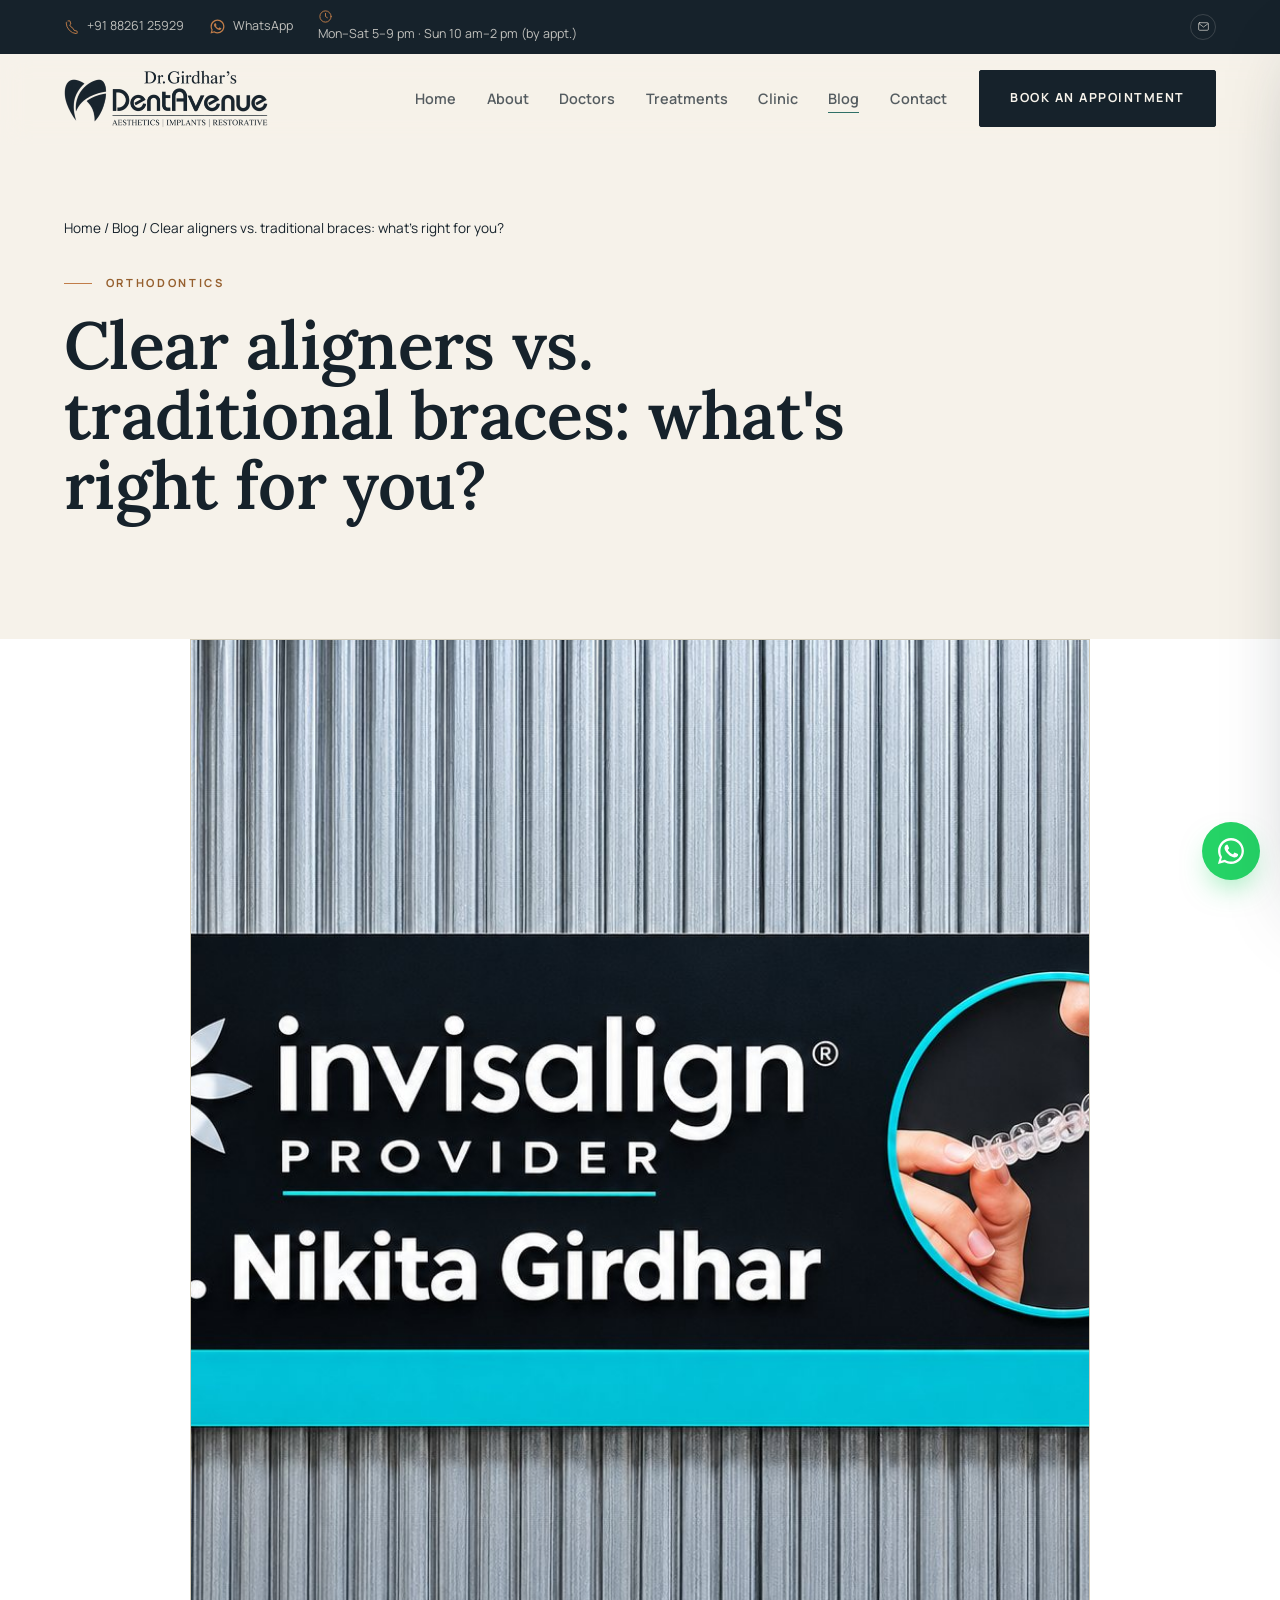
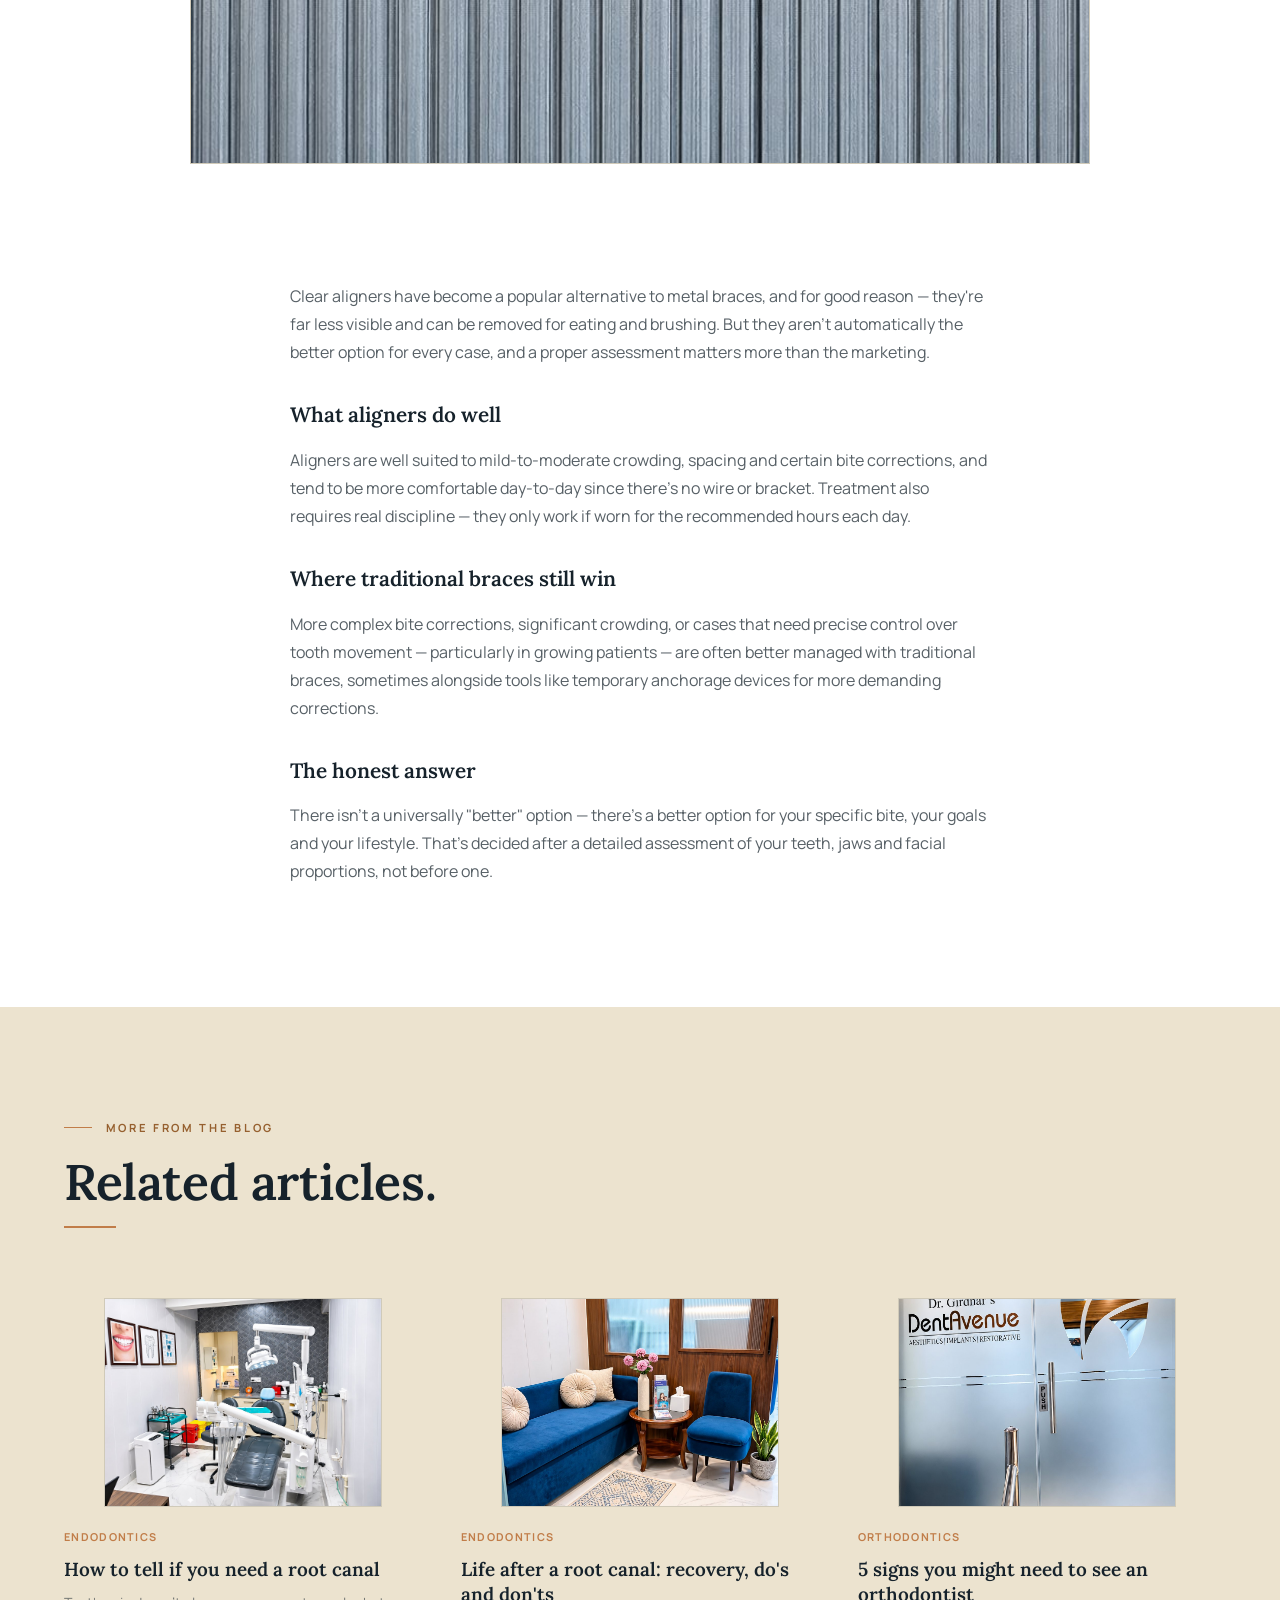
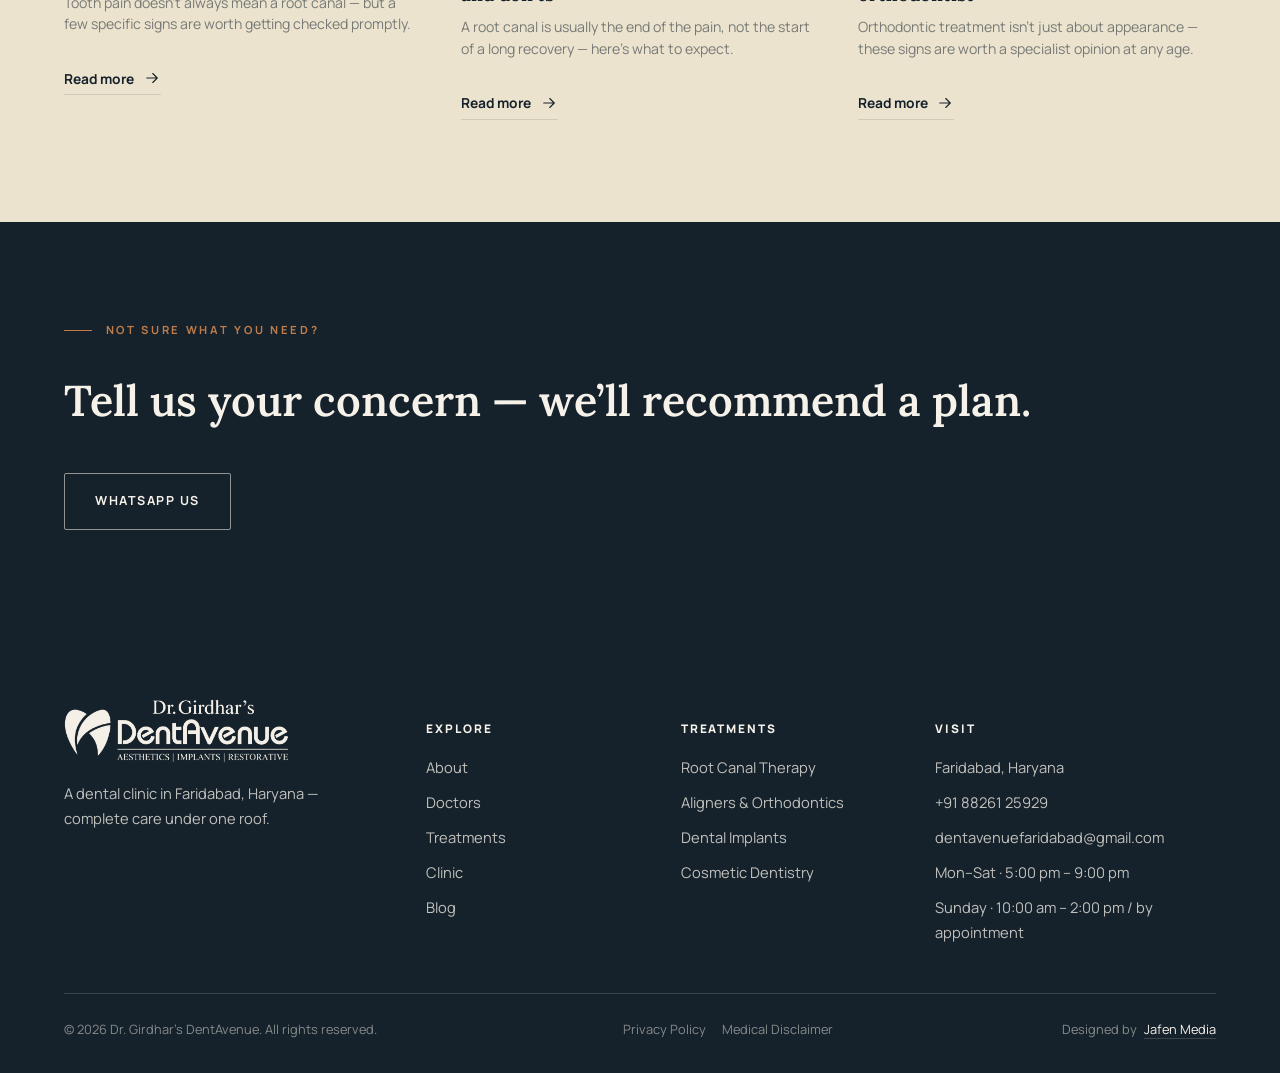
<file: blog-aligners-vs-braces.html>
<!DOCTYPE html>
<html lang="en">
<head>
<meta charset="UTF-8">
<meta name="viewport" content="width=device-width, initial-scale=1">
<title>Clear aligners vs. traditional braces: what's right for you? — Dr. Girdhar's DentAvenue</title>
<meta name="description" content="Both can straighten teeth effectively — the right choice depends on the case, not just preference.">
<link rel="preconnect" href="https://fonts.googleapis.com"><link rel="preconnect" href="https://fonts.gstatic.com" crossorigin>
<link href="https://fonts.googleapis.com/css2?family=Lora:ital,wght@0,500;0,600;0,700;1,500&family=Manrope:wght@400;500;600;700;800&display=swap" rel="stylesheet">
<meta name="theme-color" content="#16222B">
<noscript><style>[data-reveal]{opacity:1!important;transform:none!important}</style></noscript>
<link rel="icon" type="image/png" href="assets/img/favicon.png">
<link rel="apple-touch-icon" href="assets/img/favicon.png">
<meta property="og:type" content="website"><meta property="og:title" content="Clear aligners vs. traditional braces: what's right for you? — Dr. Girdhar's DentAvenue"><meta property="og:description" content="Both can straighten teeth effectively — the right choice depends on the case, not just preference."><meta property="og:image" content="assets/img/og.jpg">
<link rel="stylesheet" href="assets/css/site.css?v=77bdec73">

</head>
<body>
<a class="skip-link" href="#main">Skip to content</a>

<div class="topbar"><div class="wrap topbar__row">
<div class="topbar__info">
<a href="tel:+918826125929"><svg class="ic" viewBox="0 0 24 24" width="18" height="18" fill="none" stroke="currentColor" stroke-width="1.5" stroke-linecap="round" stroke-linejoin="round" aria-hidden="true"><path d="M6.5 3h3l1.5 5-2 1.5a12 12 0 0 0 5.5 5.5L16 18l5 1.5v3a1 1 0 0 1-1.1 1A18 18 0 0 1 3.5 6.1 1 1 0 0 1 4.5 5"/></svg><span>+91 88261 25929</span></a>
<a href="https://wa.me/918826125929?text=Hello%20Dr.%20Girdhar%27s%20DentAvenue%2C%20how%20can%20I%20help%20you%3F" target="_blank" rel="noopener"><svg class="ic" viewBox="0 0 24 24" width="18" height="18" fill="currentColor" aria-hidden="true"><path d="M17.47 14.38c-.29-.14-1.7-.84-1.96-.94-.26-.1-.45-.14-.64.15-.19.29-.74.94-.91 1.13-.17.19-.34.21-.62.07-.29-.14-1.21-.45-2.3-1.42-.85-.76-1.42-1.7-1.59-1.98-.17-.29-.02-.44.13-.58.13-.13.29-.34.43-.51.14-.17.19-.29.29-.48.1-.19.05-.36-.02-.51-.07-.14-.64-1.55-.88-2.12-.23-.55-.47-.48-.64-.48h-.55c-.19 0-.5.07-.76.36-.26.29-1 .98-1 2.38 0 1.4 1.02 2.76 1.17 2.95.14.19 2.01 3.08 4.88 4.32.68.29 1.21.47 1.63.6.68.22 1.31.19 1.8.12.55-.08 1.7-.69 1.94-1.36.24-.67.24-1.24.17-1.36-.07-.12-.26-.19-.55-.33z"/><path d="M12 .9C5.87.9.9 5.87.9 12c0 1.95.51 3.86 1.48 5.55L.8 23.1l5.68-1.49A11.06 11.06 0 0 0 12 23.1c6.13 0 11.1-4.97 11.1-11.1S18.13.9 12 .9zm0 20.2c-1.72 0-3.4-.46-4.87-1.34l-.35-.21-3.37.89.9-3.29-.23-.35A9.06 9.06 0 0 1 2.9 12 9.1 9.1 0 1 1 12 21.1z"/></svg><span>WhatsApp</span></a>
<span><svg class="ic" viewBox="0 0 24 24" width="18" height="18" fill="none" stroke="currentColor" stroke-width="1.5" stroke-linecap="round" stroke-linejoin="round" aria-hidden="true"><circle cx="12" cy="12" r="9"/><path d="M12 7v5l3 2"/></svg><span>Mon–Sat 5–9 pm · Sun 10 am–2 pm (by appt.)</span></span>
</div>
<div class="topbar__soc">
<a href="mailto:dentavenuefaridabad@gmail.com" aria-label="Email"><svg class="ic" viewBox="0 0 24 24" width="18" height="18" fill="none" stroke="currentColor" stroke-width="1.5" stroke-linecap="round" stroke-linejoin="round" aria-hidden="true"><rect x="3" y="5" width="18" height="14" rx="2"/><path d="M4 7l8 6 8-6"/></svg></a>
</div>
</div></div>

<header class="site-header" data-header>
<div class="wrap nav">
<a class="brand" href="index.html">
<img class="brand__logo" src="assets/img/logo-dark.png" alt="Dr. Girdhar's DentAvenue">
</a>
<ul class="nav__menu"><li><a href="index.html">Home</a></li><li><a href="about.html">About</a></li><li><a href="doctors.html">Doctors</a></li><li><a href="treatments.html">Treatments</a></li><li><a href="clinic.html">Clinic</a></li><li><a href="blog.html" aria-current="page">Blog</a></li><li><a href="contact.html">Contact</a></li></ul>
<a class="btn nav__cta" href="https://wa.me/918826125929?text=Hello%20Dr.%20Girdhar%27s%20DentAvenue%2C%20I%20would%20like%20to%20book%20an%20appointment." target="_blank" rel="noopener">Book an Appointment</a>
<button class="nav__toggle" data-nav-toggle aria-label="Open menu" aria-expanded="false"><svg viewBox="0 0 24 24" width="18" height="18" fill="none" stroke="currentColor" stroke-width="1.6" aria-hidden="true"><path d="M3 6h18M3 12h18M3 18h18"/></svg></button>
</div>
</header>

<div class="nav-scrim" data-nav-scrim></div>
<nav class="mobile-nav" data-mobile-nav aria-label="Mobile">
<button class="mobile-nav__close" data-nav-close aria-label="Close menu"><svg viewBox="0 0 24 24" width="20" height="20" fill="none" stroke="currentColor" stroke-width="1.6" aria-hidden="true"><path d="M6 6l12 12M18 6L6 18"/></svg></button>
<ul><li><a href="index.html">Home</a></li><li><a href="about.html">About</a></li><li><a href="doctors.html">Doctors</a></li><li><a href="treatments.html">Treatments</a></li><li><a href="clinic.html">Clinic</a></li><li><a href="blog.html">Blog</a></li><li><a href="contact.html">Contact</a></li></ul>
<a class="btn" style="width:100%;justify-content:center" href="https://wa.me/918826125929?text=Hello%20Dr.%20Girdhar%27s%20DentAvenue%2C%20I%20would%20like%20to%20book%20an%20appointment." target="_blank" rel="noopener">Book an Appointment</a>
</nav>

<main id="main">
<section class="section" style="padding-top:clamp(3rem,6vw,4.5rem)"><div class="wrap">
<nav aria-label="Breadcrumb" class="muted" style="font-size:.85rem;margin-bottom:1.6rem"><a href="index.html">Home</a> / <a href="blog.html">Blog</a> / Clear aligners vs. traditional braces: what's right for you?</nav>
<span class="eyebrow">Orthodontics</span>
<h1 class="display-1" style="max-width:20ch">Clear aligners vs. traditional braces: what's right for you?</h1>
</div></section><section class="section bg-card" style="padding-top:0"><div class="wrap">
<figure class="frame frame--duo frame--tall" style="max-width:900px;margin-inline:auto"><img loading="lazy" decoding="async" src="assets/img/invisalign-sign.jpg" alt="Clear aligners vs. traditional braces: what's right for you?"></figure>
</div></section><section class="section bg-card" style="padding-top:0"><div class="wrap">
<div class="article" style="margin-inline:auto" data-reveal><p>Clear aligners have become a popular alternative to metal braces, and for good reason — they're far less visible and can be removed for eating and brushing. But they aren't automatically the better option for every case, and a proper assessment matters more than the marketing.</p><h3>What aligners do well</h3><p>Aligners are well suited to mild-to-moderate crowding, spacing and certain bite corrections, and tend to be more comfortable day-to-day since there's no wire or bracket. Treatment also requires real discipline — they only work if worn for the recommended hours each day.</p><h3>Where traditional braces still win</h3><p>More complex bite corrections, significant crowding, or cases that need precise control over tooth movement — particularly in growing patients — are often better managed with traditional braces, sometimes alongside tools like temporary anchorage devices for more demanding corrections.</p><h3>The honest answer</h3><p>There isn't a universally "better" option — there's a better option for your specific bite, your goals and your lifestyle. That's decided after a detailed assessment of your teeth, jaws and facial proportions, not before one.</p></div>
</div></section><section class="section bg-band"><div class="wrap">
<div class="section-head" data-reveal><span class="eyebrow  ">More from the blog</span><h2 class="display-2">Related articles.</h2><span class="section-head__rule"></span></div>
<div class="blog-grid stagger" data-reveal><a class="blog-card" href="blog-signs-you-need-a-root-canal.html">
<figure class="frame frame--duo"><img loading="lazy" decoding="async" src="assets/img/treatment.jpg" alt="How to tell if you need a root canal"></figure>
<span class="blog-card__kicker">Endodontics</span>
<h3>How to tell if you need a root canal</h3>
<p>Tooth pain doesn't always mean a root canal — but a few specific signs are worth getting checked promptly.</p>
<span class="text-link">Read more<svg class="ic" viewBox="0 0 24 24" width="18" height="18" fill="none" stroke="currentColor" stroke-width="1.5" stroke-linecap="round" stroke-linejoin="round" aria-hidden="true"><path d="M5 12h14M13 6l6 6-6 6"/></svg></span>
</a><a class="blog-card" href="blog-life-after-a-root-canal.html">
<figure class="frame frame--duo"><img loading="lazy" decoding="async" src="assets/img/lounge.jpg" alt="Life after a root canal: recovery, do's and don'ts"></figure>
<span class="blog-card__kicker">Endodontics</span>
<h3>Life after a root canal: recovery, do's and don'ts</h3>
<p>A root canal is usually the end of the pain, not the start of a long recovery — here's what to expect.</p>
<span class="text-link">Read more<svg class="ic" viewBox="0 0 24 24" width="18" height="18" fill="none" stroke="currentColor" stroke-width="1.5" stroke-linecap="round" stroke-linejoin="round" aria-hidden="true"><path d="M5 12h14M13 6l6 6-6 6"/></svg></span>
</a><a class="blog-card" href="blog-signs-you-need-an-orthodontist.html">
<figure class="frame frame--duo"><img loading="lazy" decoding="async" src="assets/img/entrance.jpg" alt="5 signs you might need to see an orthodontist"></figure>
<span class="blog-card__kicker">Orthodontics</span>
<h3>5 signs you might need to see an orthodontist</h3>
<p>Orthodontic treatment isn't just about appearance — these signs are worth a specialist opinion at any age.</p>
<span class="text-link">Read more<svg class="ic" viewBox="0 0 24 24" width="18" height="18" fill="none" stroke="currentColor" stroke-width="1.5" stroke-linecap="round" stroke-linejoin="round" aria-hidden="true"><path d="M5 12h14M13 6l6 6-6 6"/></svg></span>
</a></div>
</div></section><section class="ctaband"><div class="wrap ctaband__row" data-reveal>
<div><span class="eyebrow eyebrow--light">Not sure what you need?</span><h2>Tell us your concern — we&rsquo;ll recommend a plan.</h2></div>
<div class="ctaband__btns"><a class="btn btn--cream" href="https://wa.me/918826125929?text=Hello%20Dr.%20Girdhar%27s%20DentAvenue%2C%20I%20would%20like%20to%20book%20an%20appointment." target="_blank" rel="noopener">WhatsApp Us</a></div>
</div></section>
</main>

<footer class="site-footer">
<div class="wrap footer-grid">
<div>
<img loading="lazy" decoding="async" class="footer-logo" src="assets/img/logo-light.png" alt="Dr. Girdhar's DentAvenue">
<p class="footer-brand__stmt">A dental clinic in Faridabad, Haryana — complete care under one roof.</p>
</div>
<div class="footer-col"><h5>Explore</h5><ul>
<li><a href="about.html">About</a></li><li><a href="doctors.html">Doctors</a></li>
<li><a href="treatments.html">Treatments</a></li><li><a href="clinic.html">Clinic</a></li><li><a href="blog.html">Blog</a></li></ul></div>
<div class="footer-col"><h5>Treatments</h5><ul>
<li><a href="treatments.html#root-canal">Root Canal Therapy</a></li><li><a href="treatments.html#aligners">Aligners &amp; Orthodontics</a></li>
<li><a href="treatments.html#implants">Dental Implants</a></li><li><a href="treatments.html#cosmetic">Cosmetic Dentistry</a></li></ul></div>
<div class="footer-col"><h5>Visit</h5><ul>
<li>Faridabad, Haryana</li><li><a href="tel:+918826125929">+91 88261 25929</a></li>
<li><a href="mailto:dentavenuefaridabad@gmail.com">dentavenuefaridabad@gmail.com</a></li><li>Mon–Sat · 5:00 pm – 9:00 pm</li><li>Sunday · 10:00 am – 2:00 pm / by appointment</li></ul></div>
</div>
<div class="wrap footer-bottom">
<span>&copy; 2026 Dr. Girdhar's DentAvenue. All rights reserved.</span>
<span class="footer-bottom__links"><a href="privacy.html">Privacy Policy</a><a href="disclaimer.html">Medical Disclaimer</a></span>
<span class="footer__credit">Designed by <a href="https://jafenmedia.com" target="_blank" rel="noopener">Jafen Media</a></span>
</div>
</footer>

<a class="wa-fab" href="https://wa.me/918826125929?text=Hello%20Dr.%20Girdhar%27s%20DentAvenue%2C%20how%20can%20I%20help%20you%3F" target="_blank" rel="noopener" aria-label="Chat on WhatsApp"><svg class="ic" viewBox="0 0 24 24" width="18" height="18" fill="currentColor" aria-hidden="true"><path d="M17.47 14.38c-.29-.14-1.7-.84-1.96-.94-.26-.1-.45-.14-.64.15-.19.29-.74.94-.91 1.13-.17.19-.34.21-.62.07-.29-.14-1.21-.45-2.3-1.42-.85-.76-1.42-1.7-1.59-1.98-.17-.29-.02-.44.13-.58.13-.13.29-.34.43-.51.14-.17.19-.29.29-.48.1-.19.05-.36-.02-.51-.07-.14-.64-1.55-.88-2.12-.23-.55-.47-.48-.64-.48h-.55c-.19 0-.5.07-.76.36-.26.29-1 .98-1 2.38 0 1.4 1.02 2.76 1.17 2.95.14.19 2.01 3.08 4.88 4.32.68.29 1.21.47 1.63.6.68.22 1.31.19 1.8.12.55-.08 1.7-.69 1.94-1.36.24-.67.24-1.24.17-1.36-.07-.12-.26-.19-.55-.33z"/><path d="M12 .9C5.87.9.9 5.87.9 12c0 1.95.51 3.86 1.48 5.55L.8 23.1l5.68-1.49A11.06 11.06 0 0 0 12 23.1c6.13 0 11.1-4.97 11.1-11.1S18.13.9 12 .9zm0 20.2c-1.72 0-3.4-.46-4.87-1.34l-.35-.21-3.37.89.9-3.29-.23-.35A9.06 9.06 0 0 1 2.9 12 9.1 9.1 0 1 1 12 21.1z"/></svg></a>
<nav class="mobar" aria-label="Quick contact"><div class="mobar__row">
<a href="tel:+918826125929"><svg class="ic" viewBox="0 0 24 24" width="18" height="18" fill="none" stroke="currentColor" stroke-width="1.5" stroke-linecap="round" stroke-linejoin="round" aria-hidden="true"><path d="M6.5 3h3l1.5 5-2 1.5a12 12 0 0 0 5.5 5.5L16 18l5 1.5v3a1 1 0 0 1-1.1 1A18 18 0 0 1 3.5 6.1 1 1 0 0 1 4.5 5"/></svg><span>Call</span></a>
<a href="https://wa.me/918826125929?text=Hello%20Dr.%20Girdhar%27s%20DentAvenue%2C%20how%20can%20I%20help%20you%3F" target="_blank" rel="noopener"><svg class="ic" viewBox="0 0 24 24" width="18" height="18" fill="currentColor" aria-hidden="true"><path d="M17.47 14.38c-.29-.14-1.7-.84-1.96-.94-.26-.1-.45-.14-.64.15-.19.29-.74.94-.91 1.13-.17.19-.34.21-.62.07-.29-.14-1.21-.45-2.3-1.42-.85-.76-1.42-1.7-1.59-1.98-.17-.29-.02-.44.13-.58.13-.13.29-.34.43-.51.14-.17.19-.29.29-.48.1-.19.05-.36-.02-.51-.07-.14-.64-1.55-.88-2.12-.23-.55-.47-.48-.64-.48h-.55c-.19 0-.5.07-.76.36-.26.29-1 .98-1 2.38 0 1.4 1.02 2.76 1.17 2.95.14.19 2.01 3.08 4.88 4.32.68.29 1.21.47 1.63.6.68.22 1.31.19 1.8.12.55-.08 1.7-.69 1.94-1.36.24-.67.24-1.24.17-1.36-.07-.12-.26-.19-.55-.33z"/><path d="M12 .9C5.87.9.9 5.87.9 12c0 1.95.51 3.86 1.48 5.55L.8 23.1l5.68-1.49A11.06 11.06 0 0 0 12 23.1c6.13 0 11.1-4.97 11.1-11.1S18.13.9 12 .9zm0 20.2c-1.72 0-3.4-.46-4.87-1.34l-.35-.21-3.37.89.9-3.29-.23-.35A9.06 9.06 0 0 1 2.9 12 9.1 9.1 0 1 1 12 21.1z"/></svg><span>Chat</span></a>
<a class="is-primary" href="https://wa.me/918826125929?text=Hello%20Dr.%20Girdhar%27s%20DentAvenue%2C%20I%20would%20like%20to%20book%20an%20appointment." target="_blank" rel="noopener"><svg class="ic" viewBox="0 0 24 24" width="18" height="18" fill="none" stroke="currentColor" stroke-width="1.5" stroke-linecap="round" stroke-linejoin="round" aria-hidden="true"><path d="M5 12h14M13 6l6 6-6 6"/></svg><span>Book</span></a>
</div></nav>

<script src="assets/js/site.js?v=81eb8e31"></script>
</body>
</html>
</file>
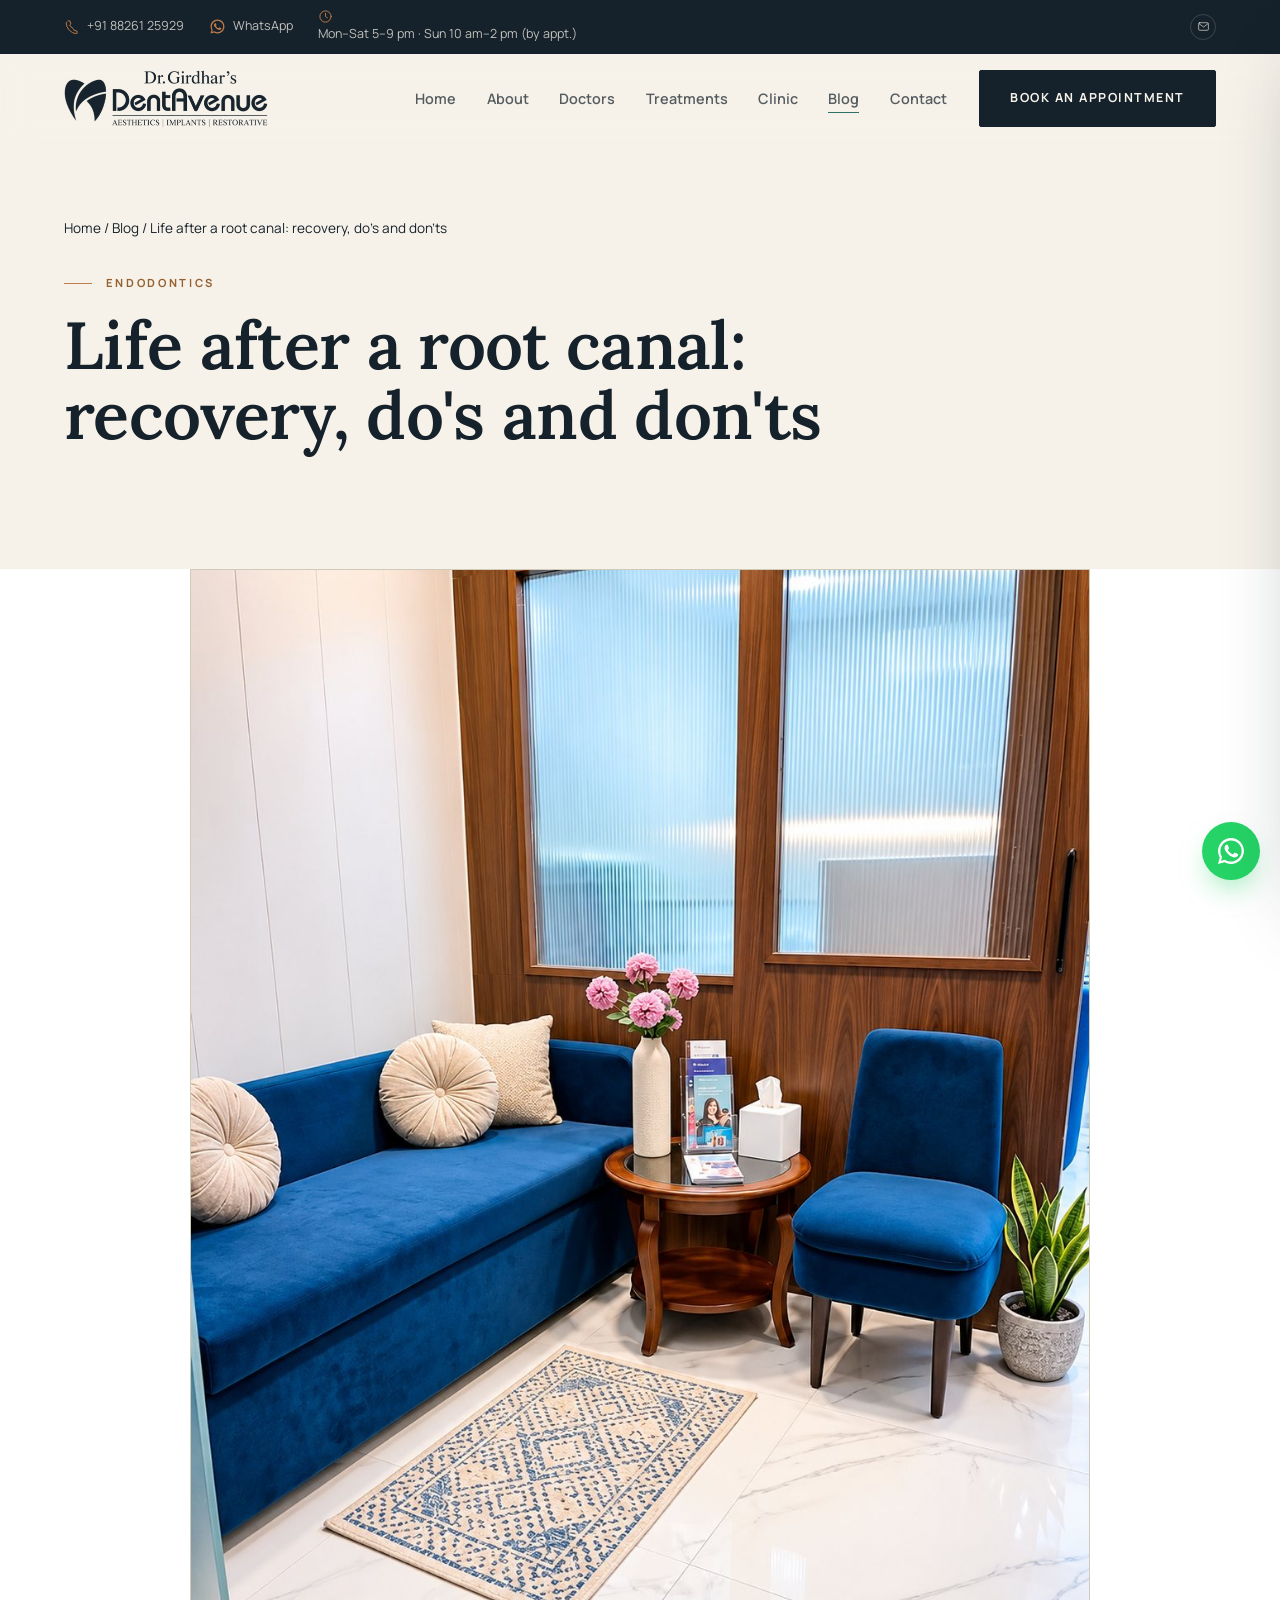
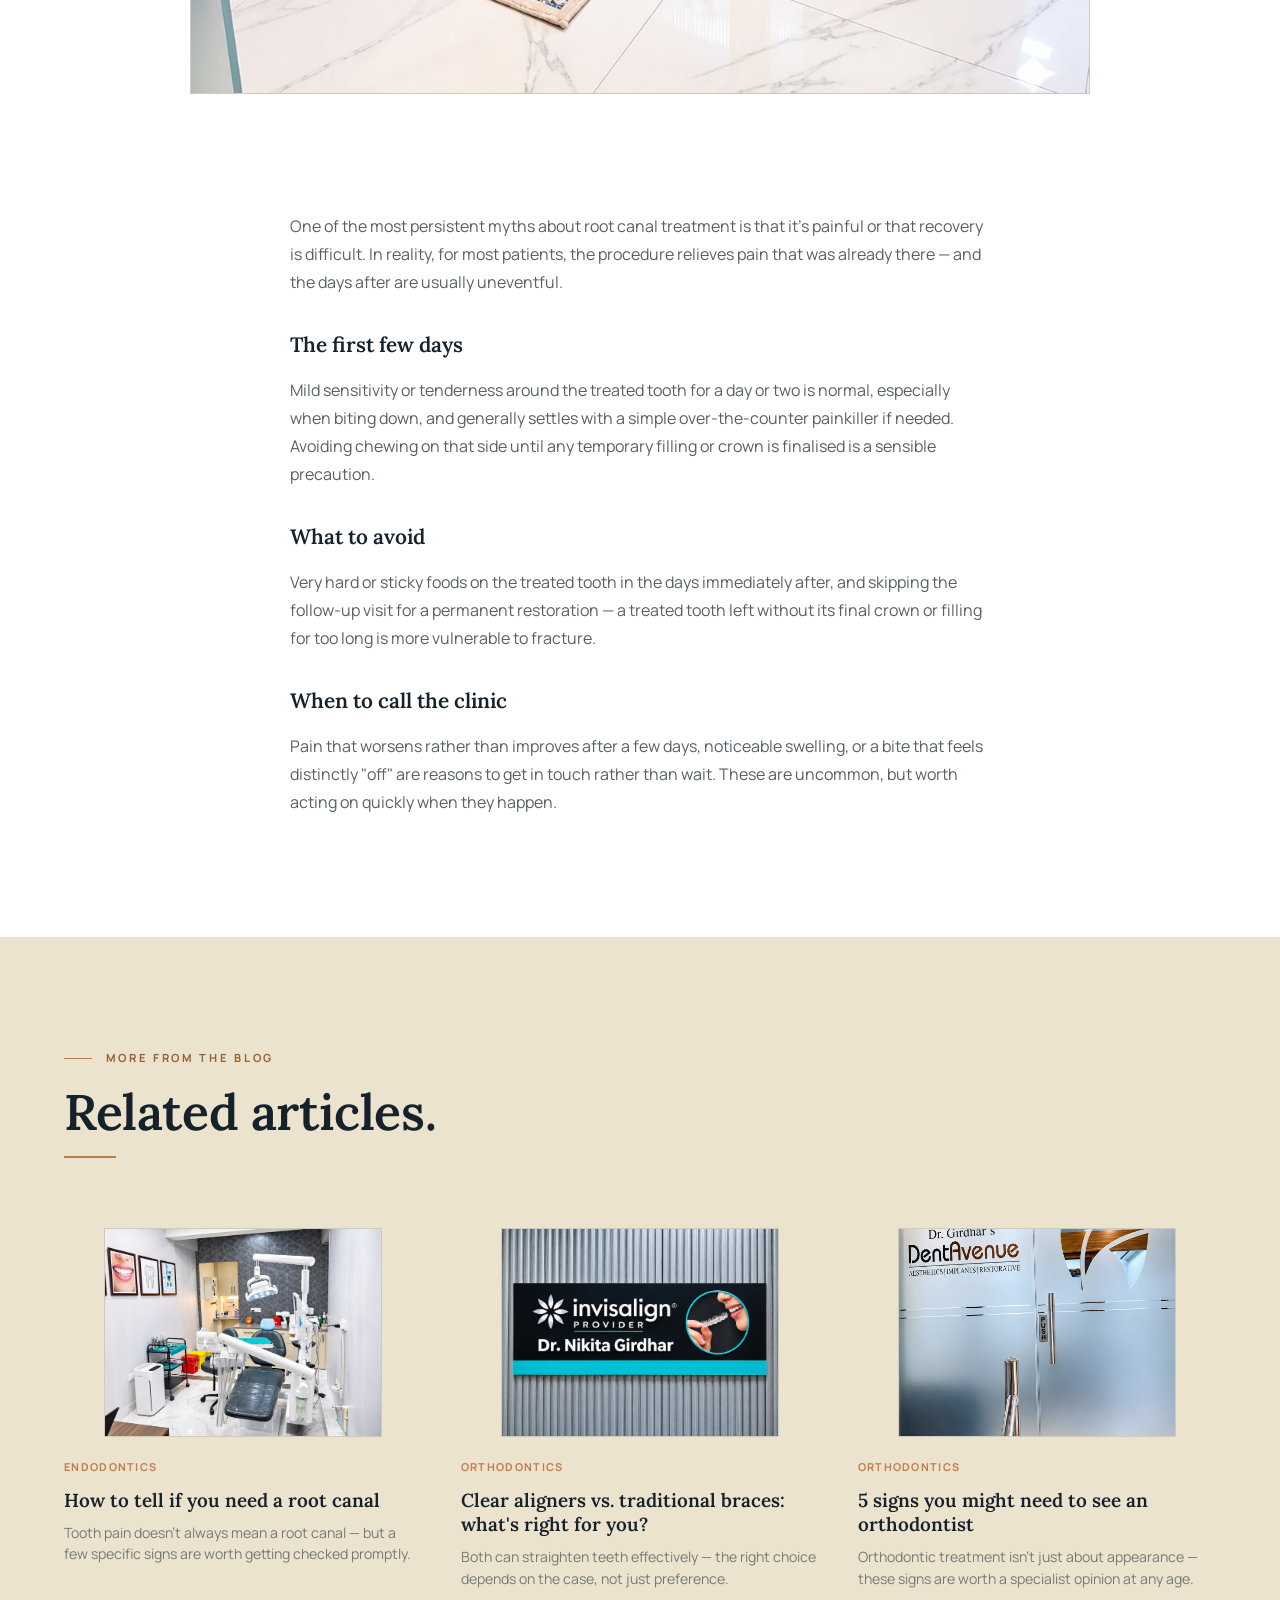
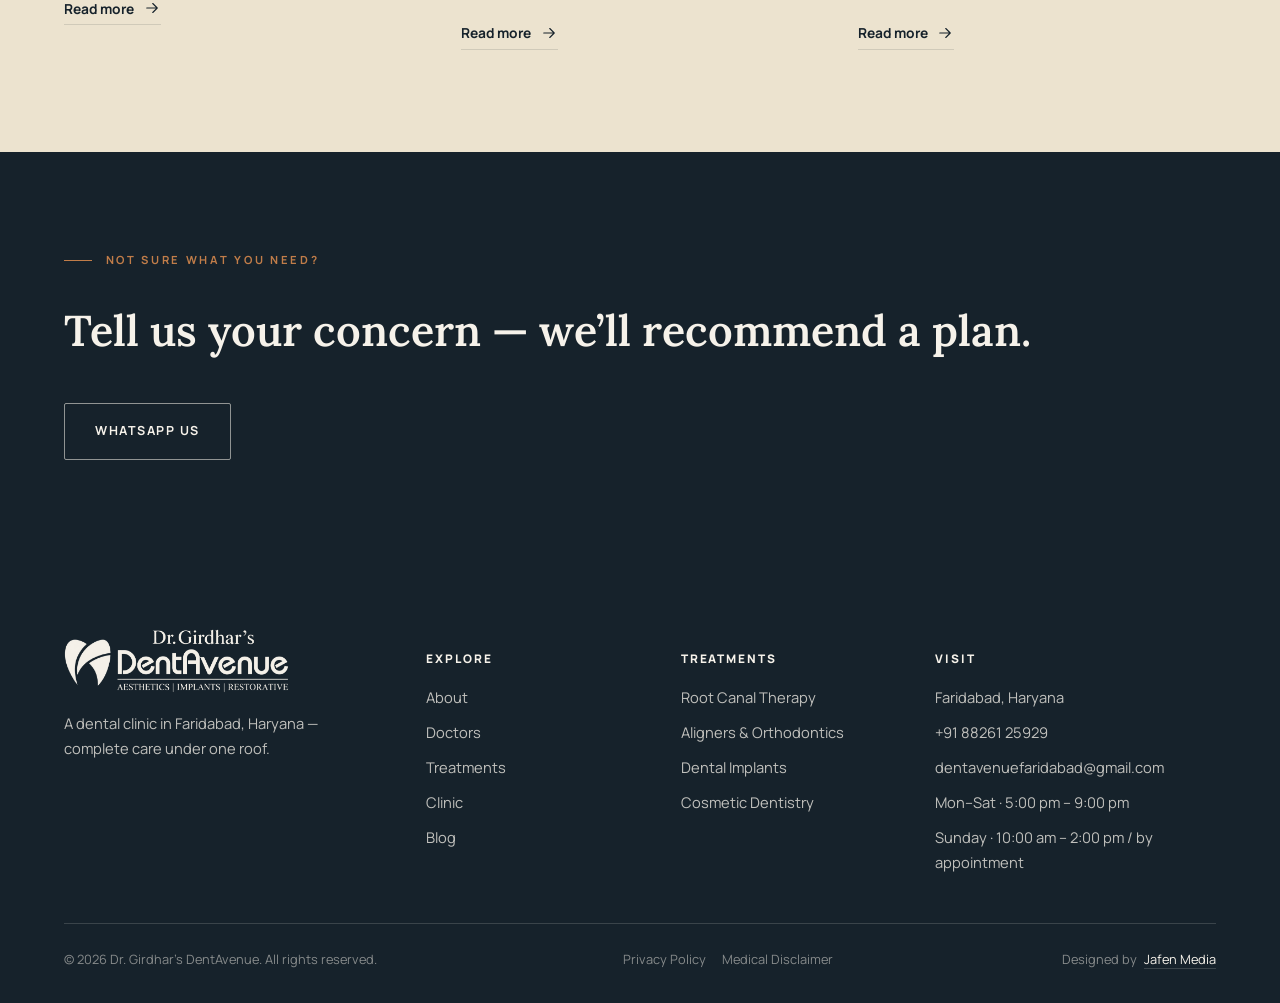
<file: blog-life-after-a-root-canal.html>
<!DOCTYPE html>
<html lang="en">
<head>
<meta charset="UTF-8">
<meta name="viewport" content="width=device-width, initial-scale=1">
<title>Life after a root canal: recovery, do's and don'ts — Dr. Girdhar's DentAvenue</title>
<meta name="description" content="A root canal is usually the end of the pain, not the start of a long recovery — here's what to expect.">
<link rel="preconnect" href="https://fonts.googleapis.com"><link rel="preconnect" href="https://fonts.gstatic.com" crossorigin>
<link href="https://fonts.googleapis.com/css2?family=Lora:ital,wght@0,500;0,600;0,700;1,500&family=Manrope:wght@400;500;600;700;800&display=swap" rel="stylesheet">
<meta name="theme-color" content="#16222B">
<noscript><style>[data-reveal]{opacity:1!important;transform:none!important}</style></noscript>
<link rel="icon" type="image/png" href="assets/img/favicon.png">
<link rel="apple-touch-icon" href="assets/img/favicon.png">
<meta property="og:type" content="website"><meta property="og:title" content="Life after a root canal: recovery, do's and don'ts — Dr. Girdhar's DentAvenue"><meta property="og:description" content="A root canal is usually the end of the pain, not the start of a long recovery — here's what to expect."><meta property="og:image" content="assets/img/og.jpg">
<link rel="stylesheet" href="assets/css/site.css?v=77bdec73">

</head>
<body>
<a class="skip-link" href="#main">Skip to content</a>

<div class="topbar"><div class="wrap topbar__row">
<div class="topbar__info">
<a href="tel:+918826125929"><svg class="ic" viewBox="0 0 24 24" width="18" height="18" fill="none" stroke="currentColor" stroke-width="1.5" stroke-linecap="round" stroke-linejoin="round" aria-hidden="true"><path d="M6.5 3h3l1.5 5-2 1.5a12 12 0 0 0 5.5 5.5L16 18l5 1.5v3a1 1 0 0 1-1.1 1A18 18 0 0 1 3.5 6.1 1 1 0 0 1 4.5 5"/></svg><span>+91 88261 25929</span></a>
<a href="https://wa.me/918826125929?text=Hello%20Dr.%20Girdhar%27s%20DentAvenue%2C%20how%20can%20I%20help%20you%3F" target="_blank" rel="noopener"><svg class="ic" viewBox="0 0 24 24" width="18" height="18" fill="currentColor" aria-hidden="true"><path d="M17.47 14.38c-.29-.14-1.7-.84-1.96-.94-.26-.1-.45-.14-.64.15-.19.29-.74.94-.91 1.13-.17.19-.34.21-.62.07-.29-.14-1.21-.45-2.3-1.42-.85-.76-1.42-1.7-1.59-1.98-.17-.29-.02-.44.13-.58.13-.13.29-.34.43-.51.14-.17.19-.29.29-.48.1-.19.05-.36-.02-.51-.07-.14-.64-1.55-.88-2.12-.23-.55-.47-.48-.64-.48h-.55c-.19 0-.5.07-.76.36-.26.29-1 .98-1 2.38 0 1.4 1.02 2.76 1.17 2.95.14.19 2.01 3.08 4.88 4.32.68.29 1.21.47 1.63.6.68.22 1.31.19 1.8.12.55-.08 1.7-.69 1.94-1.36.24-.67.24-1.24.17-1.36-.07-.12-.26-.19-.55-.33z"/><path d="M12 .9C5.87.9.9 5.87.9 12c0 1.95.51 3.86 1.48 5.55L.8 23.1l5.68-1.49A11.06 11.06 0 0 0 12 23.1c6.13 0 11.1-4.97 11.1-11.1S18.13.9 12 .9zm0 20.2c-1.72 0-3.4-.46-4.87-1.34l-.35-.21-3.37.89.9-3.29-.23-.35A9.06 9.06 0 0 1 2.9 12 9.1 9.1 0 1 1 12 21.1z"/></svg><span>WhatsApp</span></a>
<span><svg class="ic" viewBox="0 0 24 24" width="18" height="18" fill="none" stroke="currentColor" stroke-width="1.5" stroke-linecap="round" stroke-linejoin="round" aria-hidden="true"><circle cx="12" cy="12" r="9"/><path d="M12 7v5l3 2"/></svg><span>Mon–Sat 5–9 pm · Sun 10 am–2 pm (by appt.)</span></span>
</div>
<div class="topbar__soc">
<a href="mailto:dentavenuefaridabad@gmail.com" aria-label="Email"><svg class="ic" viewBox="0 0 24 24" width="18" height="18" fill="none" stroke="currentColor" stroke-width="1.5" stroke-linecap="round" stroke-linejoin="round" aria-hidden="true"><rect x="3" y="5" width="18" height="14" rx="2"/><path d="M4 7l8 6 8-6"/></svg></a>
</div>
</div></div>

<header class="site-header" data-header>
<div class="wrap nav">
<a class="brand" href="index.html">
<img class="brand__logo" src="assets/img/logo-dark.png" alt="Dr. Girdhar's DentAvenue">
</a>
<ul class="nav__menu"><li><a href="index.html">Home</a></li><li><a href="about.html">About</a></li><li><a href="doctors.html">Doctors</a></li><li><a href="treatments.html">Treatments</a></li><li><a href="clinic.html">Clinic</a></li><li><a href="blog.html" aria-current="page">Blog</a></li><li><a href="contact.html">Contact</a></li></ul>
<a class="btn nav__cta" href="https://wa.me/918826125929?text=Hello%20Dr.%20Girdhar%27s%20DentAvenue%2C%20I%20would%20like%20to%20book%20an%20appointment." target="_blank" rel="noopener">Book an Appointment</a>
<button class="nav__toggle" data-nav-toggle aria-label="Open menu" aria-expanded="false"><svg viewBox="0 0 24 24" width="18" height="18" fill="none" stroke="currentColor" stroke-width="1.6" aria-hidden="true"><path d="M3 6h18M3 12h18M3 18h18"/></svg></button>
</div>
</header>

<div class="nav-scrim" data-nav-scrim></div>
<nav class="mobile-nav" data-mobile-nav aria-label="Mobile">
<button class="mobile-nav__close" data-nav-close aria-label="Close menu"><svg viewBox="0 0 24 24" width="20" height="20" fill="none" stroke="currentColor" stroke-width="1.6" aria-hidden="true"><path d="M6 6l12 12M18 6L6 18"/></svg></button>
<ul><li><a href="index.html">Home</a></li><li><a href="about.html">About</a></li><li><a href="doctors.html">Doctors</a></li><li><a href="treatments.html">Treatments</a></li><li><a href="clinic.html">Clinic</a></li><li><a href="blog.html">Blog</a></li><li><a href="contact.html">Contact</a></li></ul>
<a class="btn" style="width:100%;justify-content:center" href="https://wa.me/918826125929?text=Hello%20Dr.%20Girdhar%27s%20DentAvenue%2C%20I%20would%20like%20to%20book%20an%20appointment." target="_blank" rel="noopener">Book an Appointment</a>
</nav>

<main id="main">
<section class="section" style="padding-top:clamp(3rem,6vw,4.5rem)"><div class="wrap">
<nav aria-label="Breadcrumb" class="muted" style="font-size:.85rem;margin-bottom:1.6rem"><a href="index.html">Home</a> / <a href="blog.html">Blog</a> / Life after a root canal: recovery, do's and don'ts</nav>
<span class="eyebrow">Endodontics</span>
<h1 class="display-1" style="max-width:20ch">Life after a root canal: recovery, do's and don'ts</h1>
</div></section><section class="section bg-card" style="padding-top:0"><div class="wrap">
<figure class="frame frame--duo frame--tall" style="max-width:900px;margin-inline:auto"><img loading="lazy" decoding="async" src="assets/img/lounge.jpg" alt="Life after a root canal: recovery, do's and don'ts"></figure>
</div></section><section class="section bg-card" style="padding-top:0"><div class="wrap">
<div class="article" style="margin-inline:auto" data-reveal><p>One of the most persistent myths about root canal treatment is that it's painful or that recovery is difficult. In reality, for most patients, the procedure relieves pain that was already there — and the days after are usually uneventful.</p><h3>The first few days</h3><p>Mild sensitivity or tenderness around the treated tooth for a day or two is normal, especially when biting down, and generally settles with a simple over-the-counter painkiller if needed. Avoiding chewing on that side until any temporary filling or crown is finalised is a sensible precaution.</p><h3>What to avoid</h3><p>Very hard or sticky foods on the treated tooth in the days immediately after, and skipping the follow-up visit for a permanent restoration — a treated tooth left without its final crown or filling for too long is more vulnerable to fracture.</p><h3>When to call the clinic</h3><p>Pain that worsens rather than improves after a few days, noticeable swelling, or a bite that feels distinctly "off" are reasons to get in touch rather than wait. These are uncommon, but worth acting on quickly when they happen.</p></div>
</div></section><section class="section bg-band"><div class="wrap">
<div class="section-head" data-reveal><span class="eyebrow  ">More from the blog</span><h2 class="display-2">Related articles.</h2><span class="section-head__rule"></span></div>
<div class="blog-grid stagger" data-reveal><a class="blog-card" href="blog-signs-you-need-a-root-canal.html">
<figure class="frame frame--duo"><img loading="lazy" decoding="async" src="assets/img/treatment.jpg" alt="How to tell if you need a root canal"></figure>
<span class="blog-card__kicker">Endodontics</span>
<h3>How to tell if you need a root canal</h3>
<p>Tooth pain doesn't always mean a root canal — but a few specific signs are worth getting checked promptly.</p>
<span class="text-link">Read more<svg class="ic" viewBox="0 0 24 24" width="18" height="18" fill="none" stroke="currentColor" stroke-width="1.5" stroke-linecap="round" stroke-linejoin="round" aria-hidden="true"><path d="M5 12h14M13 6l6 6-6 6"/></svg></span>
</a><a class="blog-card" href="blog-aligners-vs-braces.html">
<figure class="frame frame--duo"><img loading="lazy" decoding="async" src="assets/img/invisalign-sign.jpg" alt="Clear aligners vs. traditional braces: what's right for you?"></figure>
<span class="blog-card__kicker">Orthodontics</span>
<h3>Clear aligners vs. traditional braces: what's right for you?</h3>
<p>Both can straighten teeth effectively — the right choice depends on the case, not just preference.</p>
<span class="text-link">Read more<svg class="ic" viewBox="0 0 24 24" width="18" height="18" fill="none" stroke="currentColor" stroke-width="1.5" stroke-linecap="round" stroke-linejoin="round" aria-hidden="true"><path d="M5 12h14M13 6l6 6-6 6"/></svg></span>
</a><a class="blog-card" href="blog-signs-you-need-an-orthodontist.html">
<figure class="frame frame--duo"><img loading="lazy" decoding="async" src="assets/img/entrance.jpg" alt="5 signs you might need to see an orthodontist"></figure>
<span class="blog-card__kicker">Orthodontics</span>
<h3>5 signs you might need to see an orthodontist</h3>
<p>Orthodontic treatment isn't just about appearance — these signs are worth a specialist opinion at any age.</p>
<span class="text-link">Read more<svg class="ic" viewBox="0 0 24 24" width="18" height="18" fill="none" stroke="currentColor" stroke-width="1.5" stroke-linecap="round" stroke-linejoin="round" aria-hidden="true"><path d="M5 12h14M13 6l6 6-6 6"/></svg></span>
</a></div>
</div></section><section class="ctaband"><div class="wrap ctaband__row" data-reveal>
<div><span class="eyebrow eyebrow--light">Not sure what you need?</span><h2>Tell us your concern — we&rsquo;ll recommend a plan.</h2></div>
<div class="ctaband__btns"><a class="btn btn--cream" href="https://wa.me/918826125929?text=Hello%20Dr.%20Girdhar%27s%20DentAvenue%2C%20I%20would%20like%20to%20book%20an%20appointment." target="_blank" rel="noopener">WhatsApp Us</a></div>
</div></section>
</main>

<footer class="site-footer">
<div class="wrap footer-grid">
<div>
<img loading="lazy" decoding="async" class="footer-logo" src="assets/img/logo-light.png" alt="Dr. Girdhar's DentAvenue">
<p class="footer-brand__stmt">A dental clinic in Faridabad, Haryana — complete care under one roof.</p>
</div>
<div class="footer-col"><h5>Explore</h5><ul>
<li><a href="about.html">About</a></li><li><a href="doctors.html">Doctors</a></li>
<li><a href="treatments.html">Treatments</a></li><li><a href="clinic.html">Clinic</a></li><li><a href="blog.html">Blog</a></li></ul></div>
<div class="footer-col"><h5>Treatments</h5><ul>
<li><a href="treatments.html#root-canal">Root Canal Therapy</a></li><li><a href="treatments.html#aligners">Aligners &amp; Orthodontics</a></li>
<li><a href="treatments.html#implants">Dental Implants</a></li><li><a href="treatments.html#cosmetic">Cosmetic Dentistry</a></li></ul></div>
<div class="footer-col"><h5>Visit</h5><ul>
<li>Faridabad, Haryana</li><li><a href="tel:+918826125929">+91 88261 25929</a></li>
<li><a href="mailto:dentavenuefaridabad@gmail.com">dentavenuefaridabad@gmail.com</a></li><li>Mon–Sat · 5:00 pm – 9:00 pm</li><li>Sunday · 10:00 am – 2:00 pm / by appointment</li></ul></div>
</div>
<div class="wrap footer-bottom">
<span>&copy; 2026 Dr. Girdhar's DentAvenue. All rights reserved.</span>
<span class="footer-bottom__links"><a href="privacy.html">Privacy Policy</a><a href="disclaimer.html">Medical Disclaimer</a></span>
<span class="footer__credit">Designed by <a href="https://jafenmedia.com" target="_blank" rel="noopener">Jafen Media</a></span>
</div>
</footer>

<a class="wa-fab" href="https://wa.me/918826125929?text=Hello%20Dr.%20Girdhar%27s%20DentAvenue%2C%20how%20can%20I%20help%20you%3F" target="_blank" rel="noopener" aria-label="Chat on WhatsApp"><svg class="ic" viewBox="0 0 24 24" width="18" height="18" fill="currentColor" aria-hidden="true"><path d="M17.47 14.38c-.29-.14-1.7-.84-1.96-.94-.26-.1-.45-.14-.64.15-.19.29-.74.94-.91 1.13-.17.19-.34.21-.62.07-.29-.14-1.21-.45-2.3-1.42-.85-.76-1.42-1.7-1.59-1.98-.17-.29-.02-.44.13-.58.13-.13.29-.34.43-.51.14-.17.19-.29.29-.48.1-.19.05-.36-.02-.51-.07-.14-.64-1.55-.88-2.12-.23-.55-.47-.48-.64-.48h-.55c-.19 0-.5.07-.76.36-.26.29-1 .98-1 2.38 0 1.4 1.02 2.76 1.17 2.95.14.19 2.01 3.08 4.88 4.32.68.29 1.21.47 1.63.6.68.22 1.31.19 1.8.12.55-.08 1.7-.69 1.94-1.36.24-.67.24-1.24.17-1.36-.07-.12-.26-.19-.55-.33z"/><path d="M12 .9C5.87.9.9 5.87.9 12c0 1.95.51 3.86 1.48 5.55L.8 23.1l5.68-1.49A11.06 11.06 0 0 0 12 23.1c6.13 0 11.1-4.97 11.1-11.1S18.13.9 12 .9zm0 20.2c-1.72 0-3.4-.46-4.87-1.34l-.35-.21-3.37.89.9-3.29-.23-.35A9.06 9.06 0 0 1 2.9 12 9.1 9.1 0 1 1 12 21.1z"/></svg></a>
<nav class="mobar" aria-label="Quick contact"><div class="mobar__row">
<a href="tel:+918826125929"><svg class="ic" viewBox="0 0 24 24" width="18" height="18" fill="none" stroke="currentColor" stroke-width="1.5" stroke-linecap="round" stroke-linejoin="round" aria-hidden="true"><path d="M6.5 3h3l1.5 5-2 1.5a12 12 0 0 0 5.5 5.5L16 18l5 1.5v3a1 1 0 0 1-1.1 1A18 18 0 0 1 3.5 6.1 1 1 0 0 1 4.5 5"/></svg><span>Call</span></a>
<a href="https://wa.me/918826125929?text=Hello%20Dr.%20Girdhar%27s%20DentAvenue%2C%20how%20can%20I%20help%20you%3F" target="_blank" rel="noopener"><svg class="ic" viewBox="0 0 24 24" width="18" height="18" fill="currentColor" aria-hidden="true"><path d="M17.47 14.38c-.29-.14-1.7-.84-1.96-.94-.26-.1-.45-.14-.64.15-.19.29-.74.94-.91 1.13-.17.19-.34.21-.62.07-.29-.14-1.21-.45-2.3-1.42-.85-.76-1.42-1.7-1.59-1.98-.17-.29-.02-.44.13-.58.13-.13.29-.34.43-.51.14-.17.19-.29.29-.48.1-.19.05-.36-.02-.51-.07-.14-.64-1.55-.88-2.12-.23-.55-.47-.48-.64-.48h-.55c-.19 0-.5.07-.76.36-.26.29-1 .98-1 2.38 0 1.4 1.02 2.76 1.17 2.95.14.19 2.01 3.08 4.88 4.32.68.29 1.21.47 1.63.6.68.22 1.31.19 1.8.12.55-.08 1.7-.69 1.94-1.36.24-.67.24-1.24.17-1.36-.07-.12-.26-.19-.55-.33z"/><path d="M12 .9C5.87.9.9 5.87.9 12c0 1.95.51 3.86 1.48 5.55L.8 23.1l5.68-1.49A11.06 11.06 0 0 0 12 23.1c6.13 0 11.1-4.97 11.1-11.1S18.13.9 12 .9zm0 20.2c-1.72 0-3.4-.46-4.87-1.34l-.35-.21-3.37.89.9-3.29-.23-.35A9.06 9.06 0 0 1 2.9 12 9.1 9.1 0 1 1 12 21.1z"/></svg><span>Chat</span></a>
<a class="is-primary" href="https://wa.me/918826125929?text=Hello%20Dr.%20Girdhar%27s%20DentAvenue%2C%20I%20would%20like%20to%20book%20an%20appointment." target="_blank" rel="noopener"><svg class="ic" viewBox="0 0 24 24" width="18" height="18" fill="none" stroke="currentColor" stroke-width="1.5" stroke-linecap="round" stroke-linejoin="round" aria-hidden="true"><path d="M5 12h14M13 6l6 6-6 6"/></svg><span>Book</span></a>
</div></nav>

<script src="assets/js/site.js?v=81eb8e31"></script>
</body>
</html>
</file>
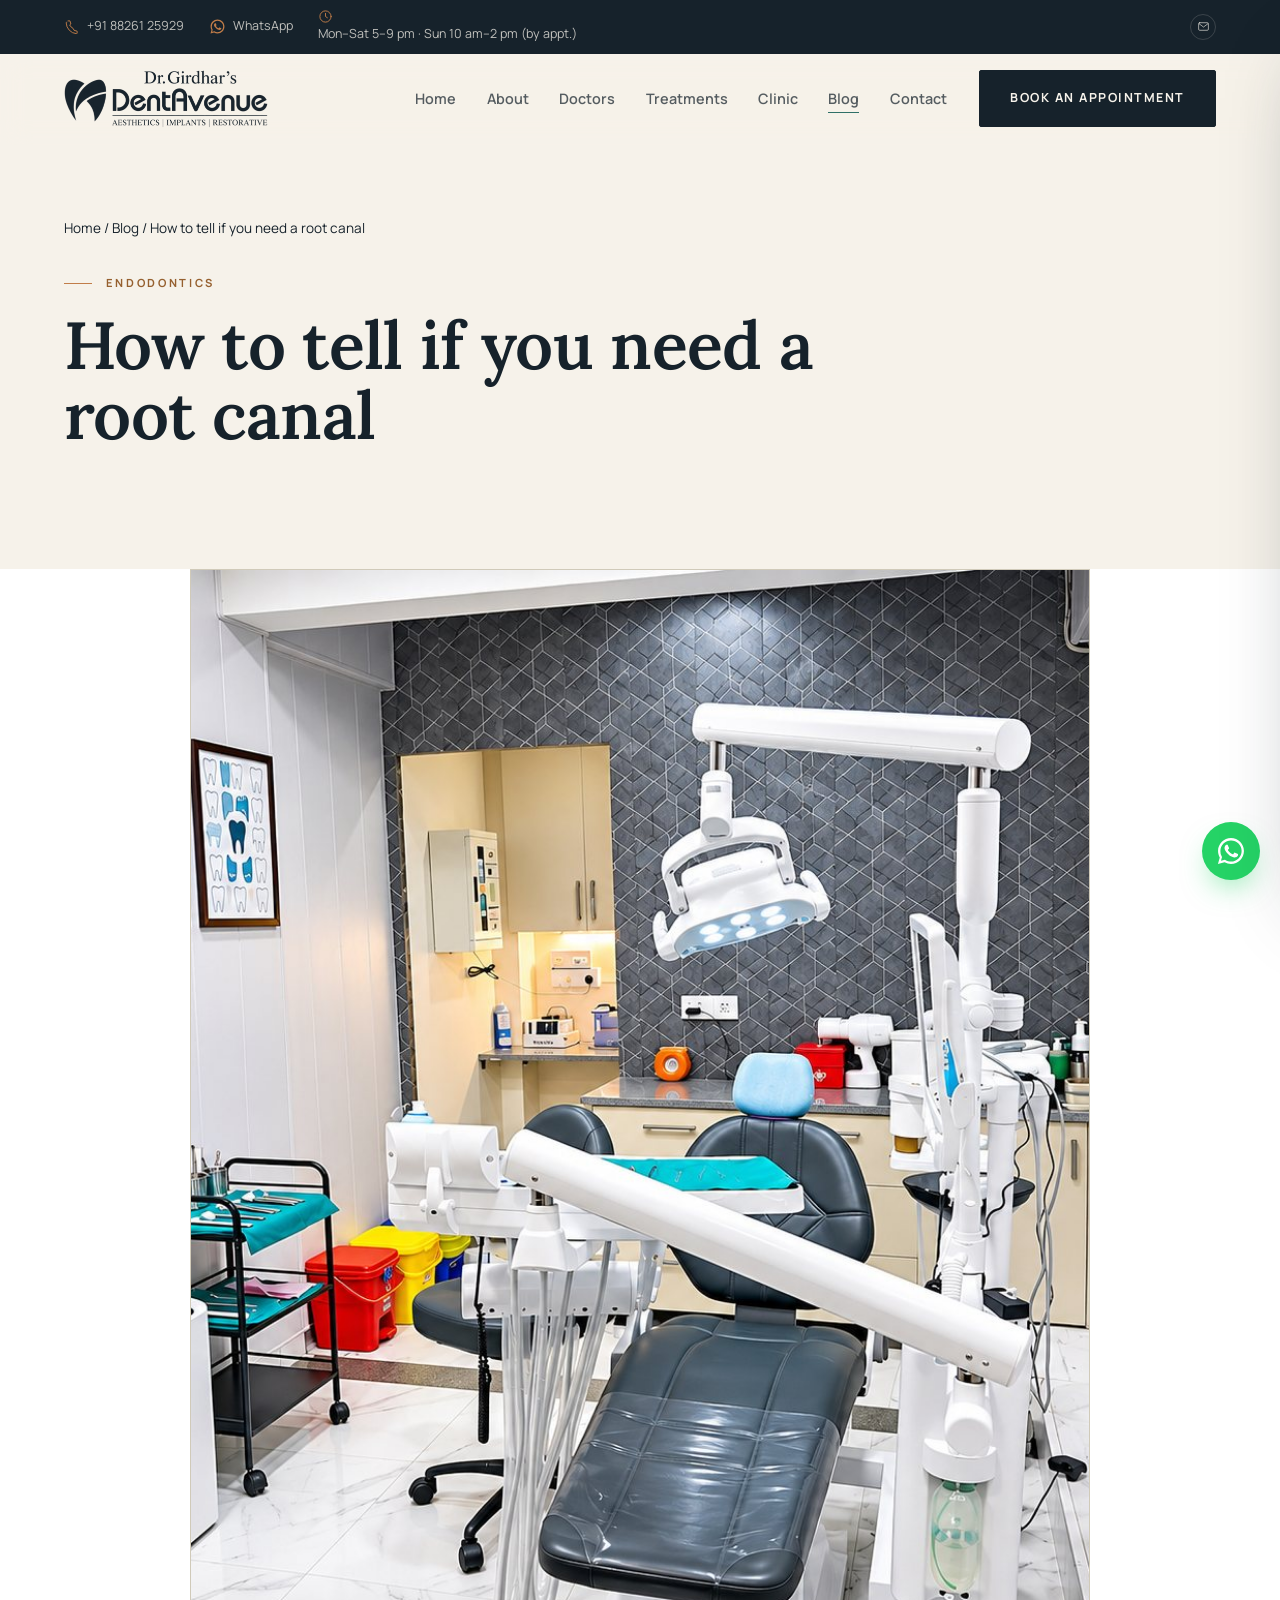
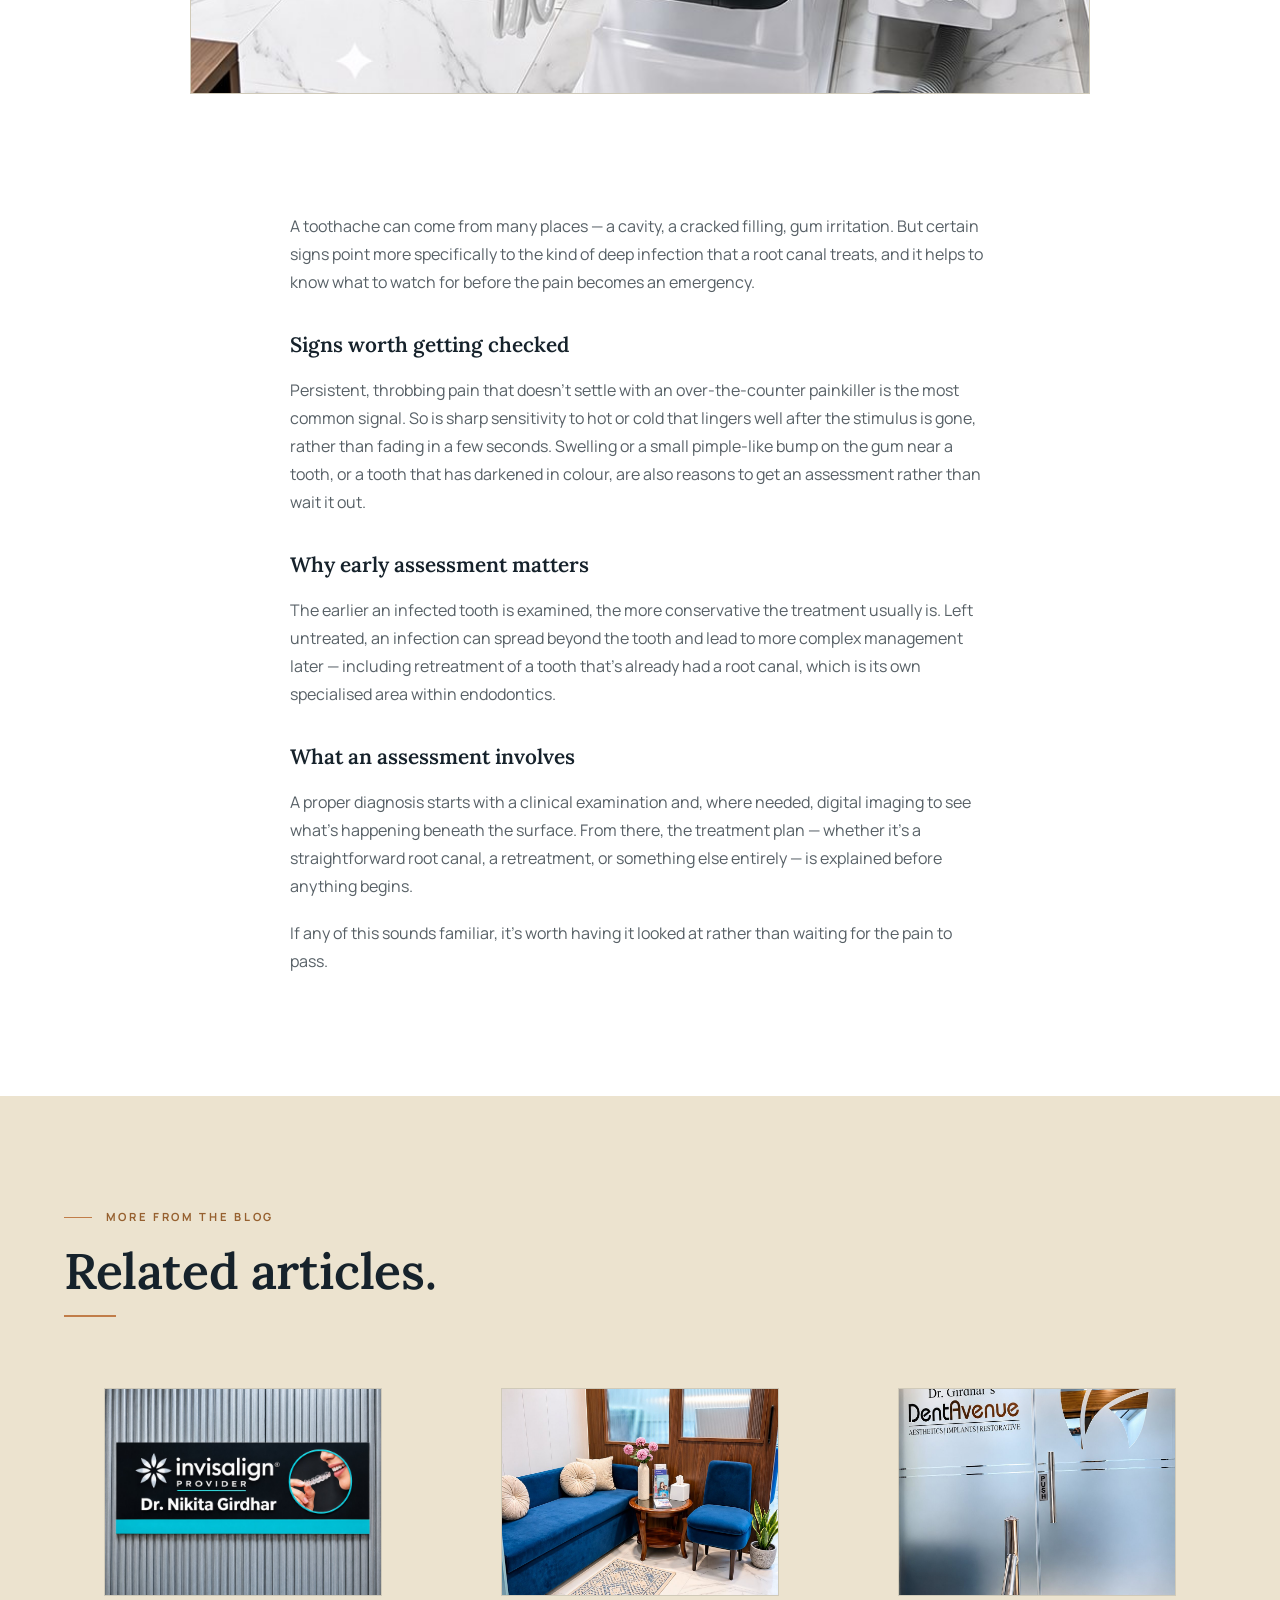
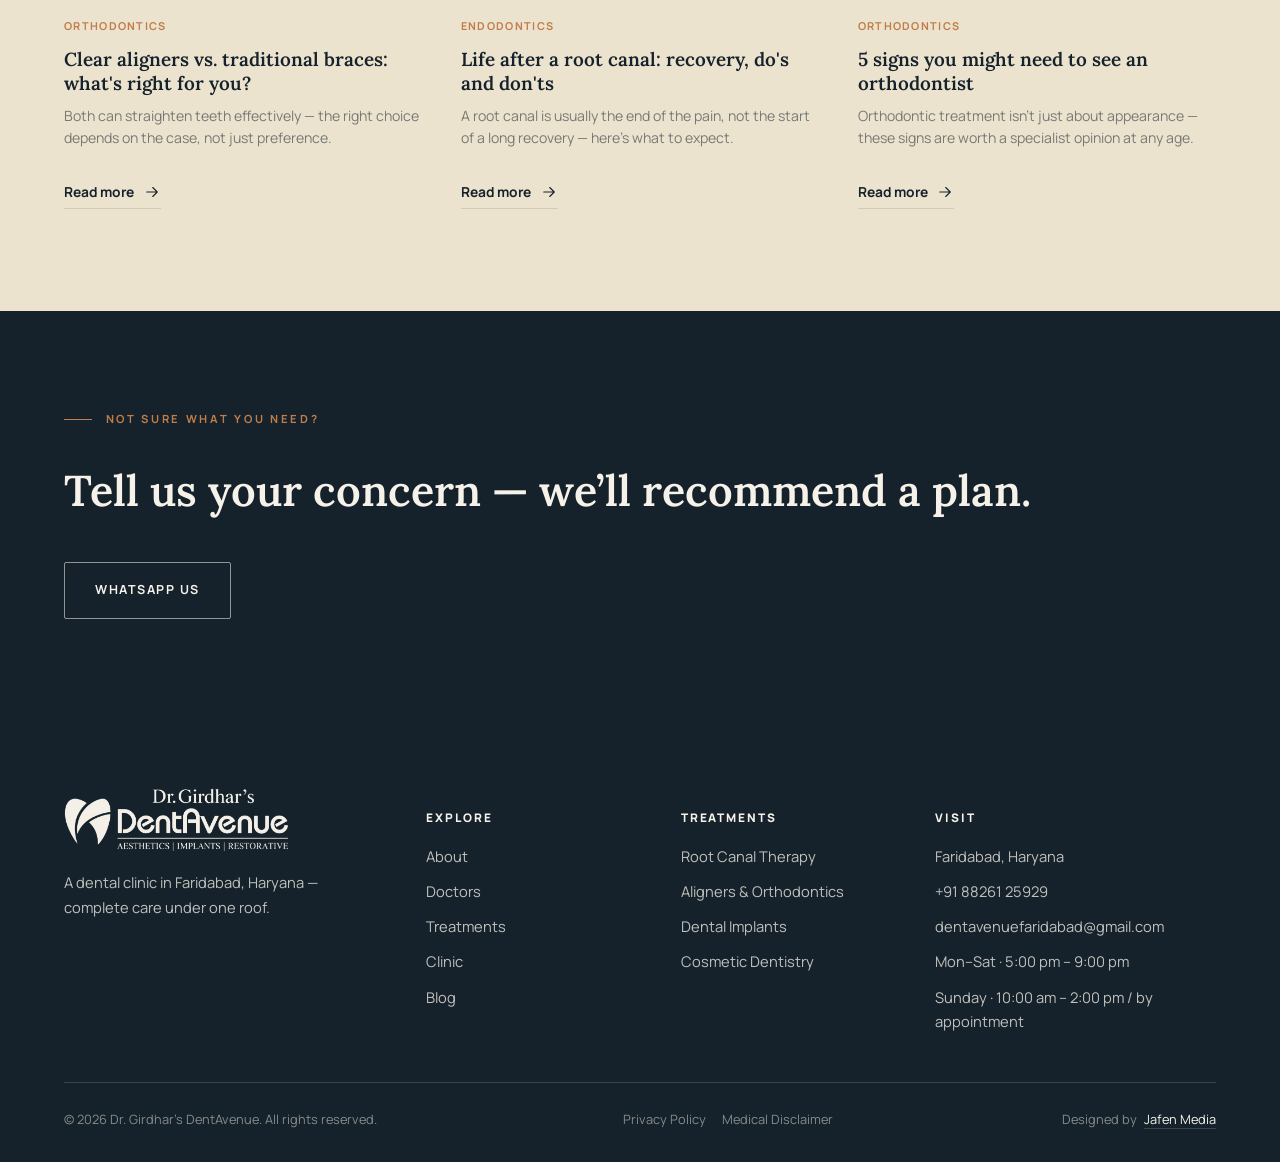
<file: blog-signs-you-need-a-root-canal.html>
<!DOCTYPE html>
<html lang="en">
<head>
<meta charset="UTF-8">
<meta name="viewport" content="width=device-width, initial-scale=1">
<title>How to tell if you need a root canal — Dr. Girdhar's DentAvenue</title>
<meta name="description" content="Tooth pain doesn't always mean a root canal — but a few specific signs are worth getting checked promptly.">
<link rel="preconnect" href="https://fonts.googleapis.com"><link rel="preconnect" href="https://fonts.gstatic.com" crossorigin>
<link href="https://fonts.googleapis.com/css2?family=Lora:ital,wght@0,500;0,600;0,700;1,500&family=Manrope:wght@400;500;600;700;800&display=swap" rel="stylesheet">
<meta name="theme-color" content="#16222B">
<noscript><style>[data-reveal]{opacity:1!important;transform:none!important}</style></noscript>
<link rel="icon" type="image/png" href="assets/img/favicon.png">
<link rel="apple-touch-icon" href="assets/img/favicon.png">
<meta property="og:type" content="website"><meta property="og:title" content="How to tell if you need a root canal — Dr. Girdhar's DentAvenue"><meta property="og:description" content="Tooth pain doesn't always mean a root canal — but a few specific signs are worth getting checked promptly."><meta property="og:image" content="assets/img/og.jpg">
<link rel="stylesheet" href="assets/css/site.css?v=77bdec73">

</head>
<body>
<a class="skip-link" href="#main">Skip to content</a>

<div class="topbar"><div class="wrap topbar__row">
<div class="topbar__info">
<a href="tel:+918826125929"><svg class="ic" viewBox="0 0 24 24" width="18" height="18" fill="none" stroke="currentColor" stroke-width="1.5" stroke-linecap="round" stroke-linejoin="round" aria-hidden="true"><path d="M6.5 3h3l1.5 5-2 1.5a12 12 0 0 0 5.5 5.5L16 18l5 1.5v3a1 1 0 0 1-1.1 1A18 18 0 0 1 3.5 6.1 1 1 0 0 1 4.5 5"/></svg><span>+91 88261 25929</span></a>
<a href="https://wa.me/918826125929?text=Hello%20Dr.%20Girdhar%27s%20DentAvenue%2C%20how%20can%20I%20help%20you%3F" target="_blank" rel="noopener"><svg class="ic" viewBox="0 0 24 24" width="18" height="18" fill="currentColor" aria-hidden="true"><path d="M17.47 14.38c-.29-.14-1.7-.84-1.96-.94-.26-.1-.45-.14-.64.15-.19.29-.74.94-.91 1.13-.17.19-.34.21-.62.07-.29-.14-1.21-.45-2.3-1.42-.85-.76-1.42-1.7-1.59-1.98-.17-.29-.02-.44.13-.58.13-.13.29-.34.43-.51.14-.17.19-.29.29-.48.1-.19.05-.36-.02-.51-.07-.14-.64-1.55-.88-2.12-.23-.55-.47-.48-.64-.48h-.55c-.19 0-.5.07-.76.36-.26.29-1 .98-1 2.38 0 1.4 1.02 2.76 1.17 2.95.14.19 2.01 3.08 4.88 4.32.68.29 1.21.47 1.63.6.68.22 1.31.19 1.8.12.55-.08 1.7-.69 1.94-1.36.24-.67.24-1.24.17-1.36-.07-.12-.26-.19-.55-.33z"/><path d="M12 .9C5.87.9.9 5.87.9 12c0 1.95.51 3.86 1.48 5.55L.8 23.1l5.68-1.49A11.06 11.06 0 0 0 12 23.1c6.13 0 11.1-4.97 11.1-11.1S18.13.9 12 .9zm0 20.2c-1.72 0-3.4-.46-4.87-1.34l-.35-.21-3.37.89.9-3.29-.23-.35A9.06 9.06 0 0 1 2.9 12 9.1 9.1 0 1 1 12 21.1z"/></svg><span>WhatsApp</span></a>
<span><svg class="ic" viewBox="0 0 24 24" width="18" height="18" fill="none" stroke="currentColor" stroke-width="1.5" stroke-linecap="round" stroke-linejoin="round" aria-hidden="true"><circle cx="12" cy="12" r="9"/><path d="M12 7v5l3 2"/></svg><span>Mon–Sat 5–9 pm · Sun 10 am–2 pm (by appt.)</span></span>
</div>
<div class="topbar__soc">
<a href="mailto:dentavenuefaridabad@gmail.com" aria-label="Email"><svg class="ic" viewBox="0 0 24 24" width="18" height="18" fill="none" stroke="currentColor" stroke-width="1.5" stroke-linecap="round" stroke-linejoin="round" aria-hidden="true"><rect x="3" y="5" width="18" height="14" rx="2"/><path d="M4 7l8 6 8-6"/></svg></a>
</div>
</div></div>

<header class="site-header" data-header>
<div class="wrap nav">
<a class="brand" href="index.html">
<img class="brand__logo" src="assets/img/logo-dark.png" alt="Dr. Girdhar's DentAvenue">
</a>
<ul class="nav__menu"><li><a href="index.html">Home</a></li><li><a href="about.html">About</a></li><li><a href="doctors.html">Doctors</a></li><li><a href="treatments.html">Treatments</a></li><li><a href="clinic.html">Clinic</a></li><li><a href="blog.html" aria-current="page">Blog</a></li><li><a href="contact.html">Contact</a></li></ul>
<a class="btn nav__cta" href="https://wa.me/918826125929?text=Hello%20Dr.%20Girdhar%27s%20DentAvenue%2C%20I%20would%20like%20to%20book%20an%20appointment." target="_blank" rel="noopener">Book an Appointment</a>
<button class="nav__toggle" data-nav-toggle aria-label="Open menu" aria-expanded="false"><svg viewBox="0 0 24 24" width="18" height="18" fill="none" stroke="currentColor" stroke-width="1.6" aria-hidden="true"><path d="M3 6h18M3 12h18M3 18h18"/></svg></button>
</div>
</header>

<div class="nav-scrim" data-nav-scrim></div>
<nav class="mobile-nav" data-mobile-nav aria-label="Mobile">
<button class="mobile-nav__close" data-nav-close aria-label="Close menu"><svg viewBox="0 0 24 24" width="20" height="20" fill="none" stroke="currentColor" stroke-width="1.6" aria-hidden="true"><path d="M6 6l12 12M18 6L6 18"/></svg></button>
<ul><li><a href="index.html">Home</a></li><li><a href="about.html">About</a></li><li><a href="doctors.html">Doctors</a></li><li><a href="treatments.html">Treatments</a></li><li><a href="clinic.html">Clinic</a></li><li><a href="blog.html">Blog</a></li><li><a href="contact.html">Contact</a></li></ul>
<a class="btn" style="width:100%;justify-content:center" href="https://wa.me/918826125929?text=Hello%20Dr.%20Girdhar%27s%20DentAvenue%2C%20I%20would%20like%20to%20book%20an%20appointment." target="_blank" rel="noopener">Book an Appointment</a>
</nav>

<main id="main">
<section class="section" style="padding-top:clamp(3rem,6vw,4.5rem)"><div class="wrap">
<nav aria-label="Breadcrumb" class="muted" style="font-size:.85rem;margin-bottom:1.6rem"><a href="index.html">Home</a> / <a href="blog.html">Blog</a> / How to tell if you need a root canal</nav>
<span class="eyebrow">Endodontics</span>
<h1 class="display-1" style="max-width:20ch">How to tell if you need a root canal</h1>
</div></section><section class="section bg-card" style="padding-top:0"><div class="wrap">
<figure class="frame frame--duo frame--tall" style="max-width:900px;margin-inline:auto"><img loading="lazy" decoding="async" src="assets/img/treatment.jpg" alt="How to tell if you need a root canal"></figure>
</div></section><section class="section bg-card" style="padding-top:0"><div class="wrap">
<div class="article" style="margin-inline:auto" data-reveal><p>A toothache can come from many places — a cavity, a cracked filling, gum irritation. But certain signs point more specifically to the kind of deep infection that a root canal treats, and it helps to know what to watch for before the pain becomes an emergency.</p><h3>Signs worth getting checked</h3><p>Persistent, throbbing pain that doesn't settle with an over-the-counter painkiller is the most common signal. So is sharp sensitivity to hot or cold that lingers well after the stimulus is gone, rather than fading in a few seconds. Swelling or a small pimple-like bump on the gum near a tooth, or a tooth that has darkened in colour, are also reasons to get an assessment rather than wait it out.</p><h3>Why early assessment matters</h3><p>The earlier an infected tooth is examined, the more conservative the treatment usually is. Left untreated, an infection can spread beyond the tooth and lead to more complex management later — including retreatment of a tooth that's already had a root canal, which is its own specialised area within endodontics.</p><h3>What an assessment involves</h3><p>A proper diagnosis starts with a clinical examination and, where needed, digital imaging to see what's happening beneath the surface. From there, the treatment plan — whether it's a straightforward root canal, a retreatment, or something else entirely — is explained before anything begins.</p><p>If any of this sounds familiar, it's worth having it looked at rather than waiting for the pain to pass.</p></div>
</div></section><section class="section bg-band"><div class="wrap">
<div class="section-head" data-reveal><span class="eyebrow  ">More from the blog</span><h2 class="display-2">Related articles.</h2><span class="section-head__rule"></span></div>
<div class="blog-grid stagger" data-reveal><a class="blog-card" href="blog-aligners-vs-braces.html">
<figure class="frame frame--duo"><img loading="lazy" decoding="async" src="assets/img/invisalign-sign.jpg" alt="Clear aligners vs. traditional braces: what's right for you?"></figure>
<span class="blog-card__kicker">Orthodontics</span>
<h3>Clear aligners vs. traditional braces: what's right for you?</h3>
<p>Both can straighten teeth effectively — the right choice depends on the case, not just preference.</p>
<span class="text-link">Read more<svg class="ic" viewBox="0 0 24 24" width="18" height="18" fill="none" stroke="currentColor" stroke-width="1.5" stroke-linecap="round" stroke-linejoin="round" aria-hidden="true"><path d="M5 12h14M13 6l6 6-6 6"/></svg></span>
</a><a class="blog-card" href="blog-life-after-a-root-canal.html">
<figure class="frame frame--duo"><img loading="lazy" decoding="async" src="assets/img/lounge.jpg" alt="Life after a root canal: recovery, do's and don'ts"></figure>
<span class="blog-card__kicker">Endodontics</span>
<h3>Life after a root canal: recovery, do's and don'ts</h3>
<p>A root canal is usually the end of the pain, not the start of a long recovery — here's what to expect.</p>
<span class="text-link">Read more<svg class="ic" viewBox="0 0 24 24" width="18" height="18" fill="none" stroke="currentColor" stroke-width="1.5" stroke-linecap="round" stroke-linejoin="round" aria-hidden="true"><path d="M5 12h14M13 6l6 6-6 6"/></svg></span>
</a><a class="blog-card" href="blog-signs-you-need-an-orthodontist.html">
<figure class="frame frame--duo"><img loading="lazy" decoding="async" src="assets/img/entrance.jpg" alt="5 signs you might need to see an orthodontist"></figure>
<span class="blog-card__kicker">Orthodontics</span>
<h3>5 signs you might need to see an orthodontist</h3>
<p>Orthodontic treatment isn't just about appearance — these signs are worth a specialist opinion at any age.</p>
<span class="text-link">Read more<svg class="ic" viewBox="0 0 24 24" width="18" height="18" fill="none" stroke="currentColor" stroke-width="1.5" stroke-linecap="round" stroke-linejoin="round" aria-hidden="true"><path d="M5 12h14M13 6l6 6-6 6"/></svg></span>
</a></div>
</div></section><section class="ctaband"><div class="wrap ctaband__row" data-reveal>
<div><span class="eyebrow eyebrow--light">Not sure what you need?</span><h2>Tell us your concern — we&rsquo;ll recommend a plan.</h2></div>
<div class="ctaband__btns"><a class="btn btn--cream" href="https://wa.me/918826125929?text=Hello%20Dr.%20Girdhar%27s%20DentAvenue%2C%20I%20would%20like%20to%20book%20an%20appointment." target="_blank" rel="noopener">WhatsApp Us</a></div>
</div></section>
</main>

<footer class="site-footer">
<div class="wrap footer-grid">
<div>
<img loading="lazy" decoding="async" class="footer-logo" src="assets/img/logo-light.png" alt="Dr. Girdhar's DentAvenue">
<p class="footer-brand__stmt">A dental clinic in Faridabad, Haryana — complete care under one roof.</p>
</div>
<div class="footer-col"><h5>Explore</h5><ul>
<li><a href="about.html">About</a></li><li><a href="doctors.html">Doctors</a></li>
<li><a href="treatments.html">Treatments</a></li><li><a href="clinic.html">Clinic</a></li><li><a href="blog.html">Blog</a></li></ul></div>
<div class="footer-col"><h5>Treatments</h5><ul>
<li><a href="treatments.html#root-canal">Root Canal Therapy</a></li><li><a href="treatments.html#aligners">Aligners &amp; Orthodontics</a></li>
<li><a href="treatments.html#implants">Dental Implants</a></li><li><a href="treatments.html#cosmetic">Cosmetic Dentistry</a></li></ul></div>
<div class="footer-col"><h5>Visit</h5><ul>
<li>Faridabad, Haryana</li><li><a href="tel:+918826125929">+91 88261 25929</a></li>
<li><a href="mailto:dentavenuefaridabad@gmail.com">dentavenuefaridabad@gmail.com</a></li><li>Mon–Sat · 5:00 pm – 9:00 pm</li><li>Sunday · 10:00 am – 2:00 pm / by appointment</li></ul></div>
</div>
<div class="wrap footer-bottom">
<span>&copy; 2026 Dr. Girdhar's DentAvenue. All rights reserved.</span>
<span class="footer-bottom__links"><a href="privacy.html">Privacy Policy</a><a href="disclaimer.html">Medical Disclaimer</a></span>
<span class="footer__credit">Designed by <a href="https://jafenmedia.com" target="_blank" rel="noopener">Jafen Media</a></span>
</div>
</footer>

<a class="wa-fab" href="https://wa.me/918826125929?text=Hello%20Dr.%20Girdhar%27s%20DentAvenue%2C%20how%20can%20I%20help%20you%3F" target="_blank" rel="noopener" aria-label="Chat on WhatsApp"><svg class="ic" viewBox="0 0 24 24" width="18" height="18" fill="currentColor" aria-hidden="true"><path d="M17.47 14.38c-.29-.14-1.7-.84-1.96-.94-.26-.1-.45-.14-.64.15-.19.29-.74.94-.91 1.13-.17.19-.34.21-.62.07-.29-.14-1.21-.45-2.3-1.42-.85-.76-1.42-1.7-1.59-1.98-.17-.29-.02-.44.13-.58.13-.13.29-.34.43-.51.14-.17.19-.29.29-.48.1-.19.05-.36-.02-.51-.07-.14-.64-1.55-.88-2.12-.23-.55-.47-.48-.64-.48h-.55c-.19 0-.5.07-.76.36-.26.29-1 .98-1 2.38 0 1.4 1.02 2.76 1.17 2.95.14.19 2.01 3.08 4.88 4.32.68.29 1.21.47 1.63.6.68.22 1.31.19 1.8.12.55-.08 1.7-.69 1.94-1.36.24-.67.24-1.24.17-1.36-.07-.12-.26-.19-.55-.33z"/><path d="M12 .9C5.87.9.9 5.87.9 12c0 1.95.51 3.86 1.48 5.55L.8 23.1l5.68-1.49A11.06 11.06 0 0 0 12 23.1c6.13 0 11.1-4.97 11.1-11.1S18.13.9 12 .9zm0 20.2c-1.72 0-3.4-.46-4.87-1.34l-.35-.21-3.37.89.9-3.29-.23-.35A9.06 9.06 0 0 1 2.9 12 9.1 9.1 0 1 1 12 21.1z"/></svg></a>
<nav class="mobar" aria-label="Quick contact"><div class="mobar__row">
<a href="tel:+918826125929"><svg class="ic" viewBox="0 0 24 24" width="18" height="18" fill="none" stroke="currentColor" stroke-width="1.5" stroke-linecap="round" stroke-linejoin="round" aria-hidden="true"><path d="M6.5 3h3l1.5 5-2 1.5a12 12 0 0 0 5.5 5.5L16 18l5 1.5v3a1 1 0 0 1-1.1 1A18 18 0 0 1 3.5 6.1 1 1 0 0 1 4.5 5"/></svg><span>Call</span></a>
<a href="https://wa.me/918826125929?text=Hello%20Dr.%20Girdhar%27s%20DentAvenue%2C%20how%20can%20I%20help%20you%3F" target="_blank" rel="noopener"><svg class="ic" viewBox="0 0 24 24" width="18" height="18" fill="currentColor" aria-hidden="true"><path d="M17.47 14.38c-.29-.14-1.7-.84-1.96-.94-.26-.1-.45-.14-.64.15-.19.29-.74.94-.91 1.13-.17.19-.34.21-.62.07-.29-.14-1.21-.45-2.3-1.42-.85-.76-1.42-1.7-1.59-1.98-.17-.29-.02-.44.13-.58.13-.13.29-.34.43-.51.14-.17.19-.29.29-.48.1-.19.05-.36-.02-.51-.07-.14-.64-1.55-.88-2.12-.23-.55-.47-.48-.64-.48h-.55c-.19 0-.5.07-.76.36-.26.29-1 .98-1 2.38 0 1.4 1.02 2.76 1.17 2.95.14.19 2.01 3.08 4.88 4.32.68.29 1.21.47 1.63.6.68.22 1.31.19 1.8.12.55-.08 1.7-.69 1.94-1.36.24-.67.24-1.24.17-1.36-.07-.12-.26-.19-.55-.33z"/><path d="M12 .9C5.87.9.9 5.87.9 12c0 1.95.51 3.86 1.48 5.55L.8 23.1l5.68-1.49A11.06 11.06 0 0 0 12 23.1c6.13 0 11.1-4.97 11.1-11.1S18.13.9 12 .9zm0 20.2c-1.72 0-3.4-.46-4.87-1.34l-.35-.21-3.37.89.9-3.29-.23-.35A9.06 9.06 0 0 1 2.9 12 9.1 9.1 0 1 1 12 21.1z"/></svg><span>Chat</span></a>
<a class="is-primary" href="https://wa.me/918826125929?text=Hello%20Dr.%20Girdhar%27s%20DentAvenue%2C%20I%20would%20like%20to%20book%20an%20appointment." target="_blank" rel="noopener"><svg class="ic" viewBox="0 0 24 24" width="18" height="18" fill="none" stroke="currentColor" stroke-width="1.5" stroke-linecap="round" stroke-linejoin="round" aria-hidden="true"><path d="M5 12h14M13 6l6 6-6 6"/></svg><span>Book</span></a>
</div></nav>

<script src="assets/js/site.js?v=81eb8e31"></script>
</body>
</html>
</file>
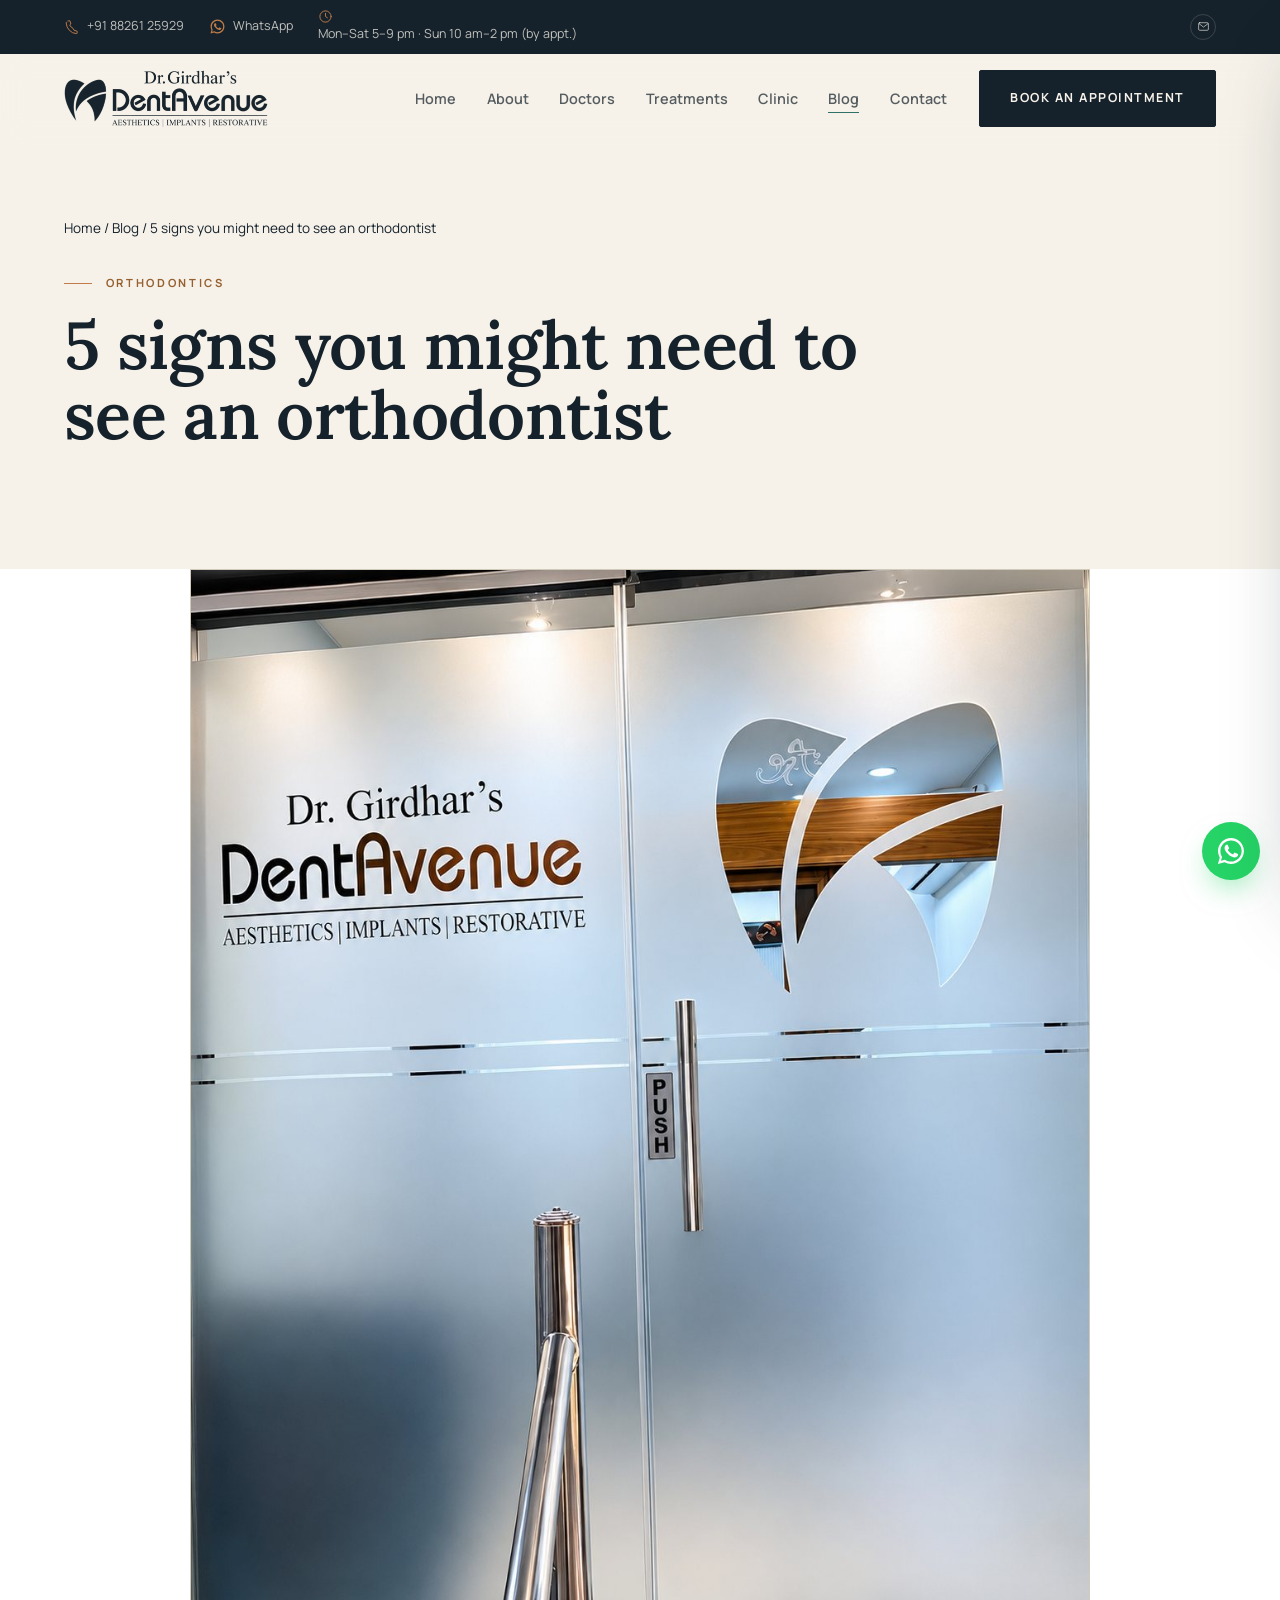
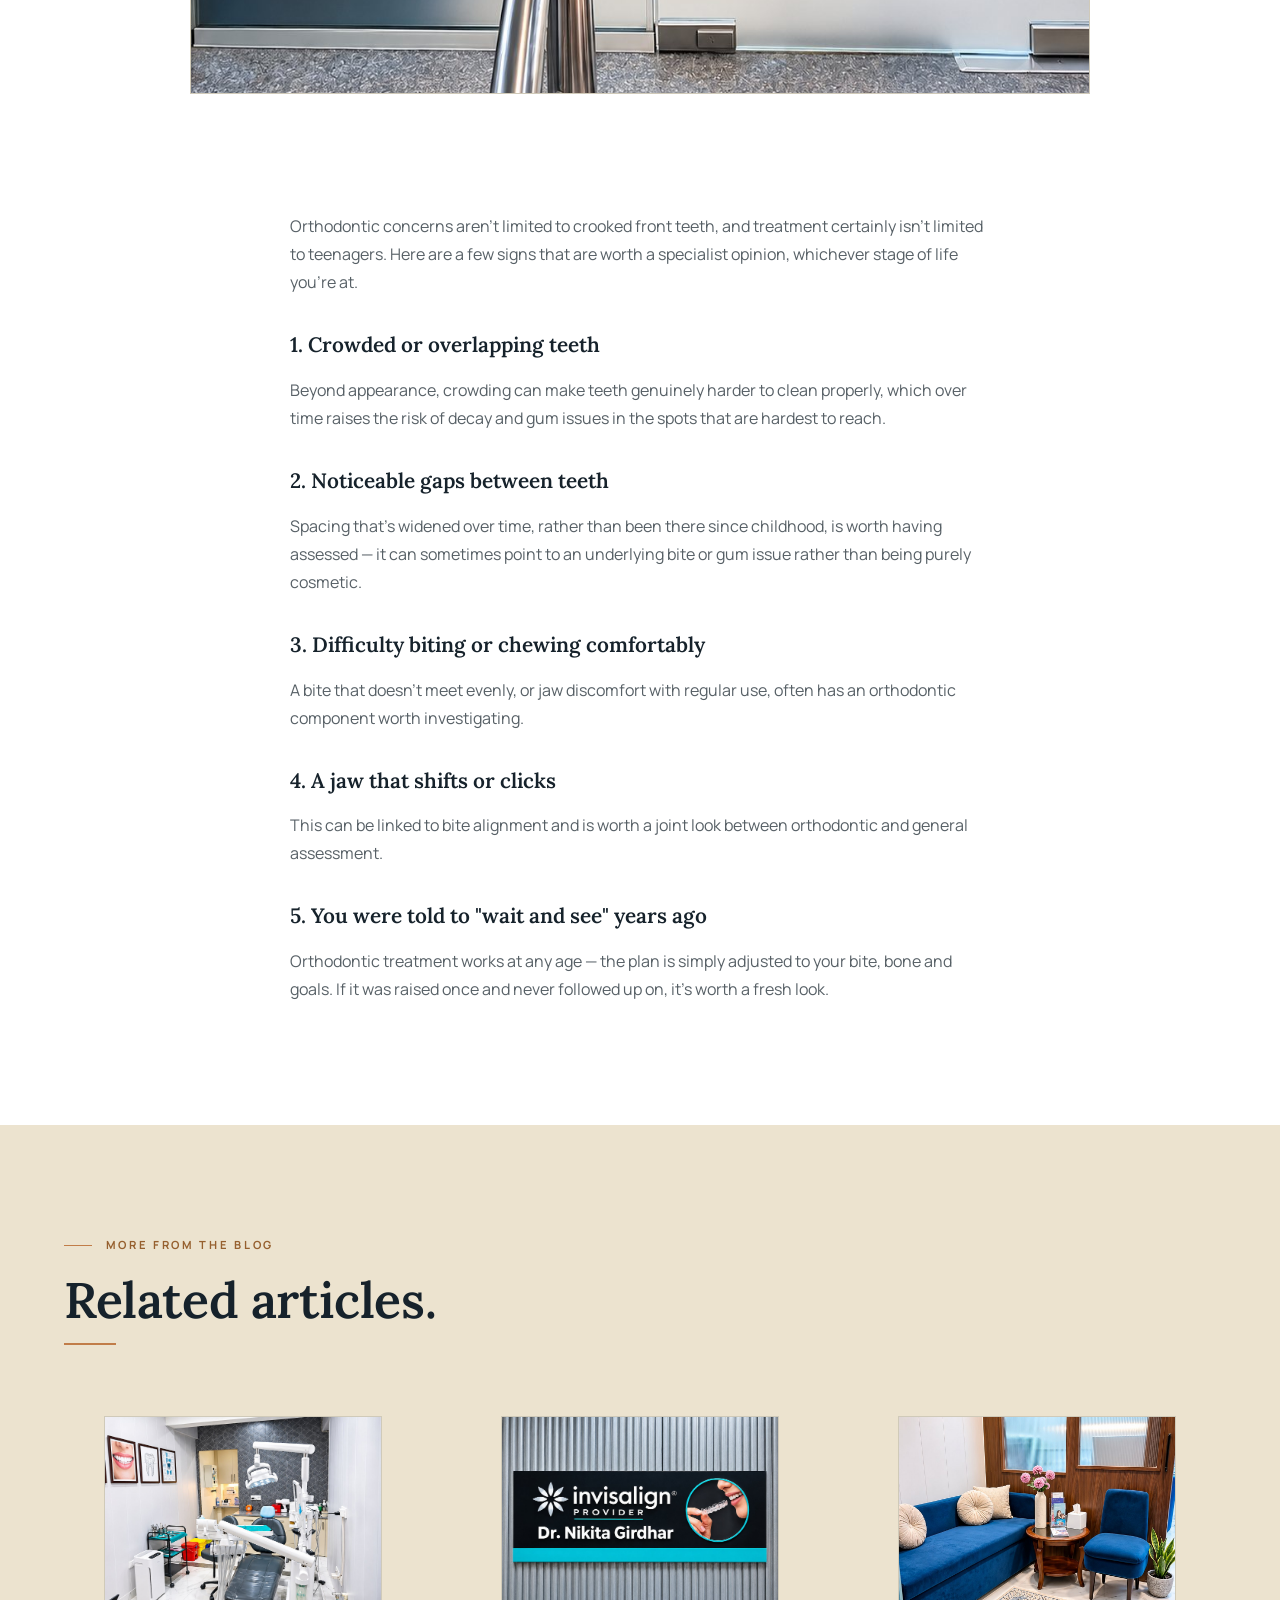
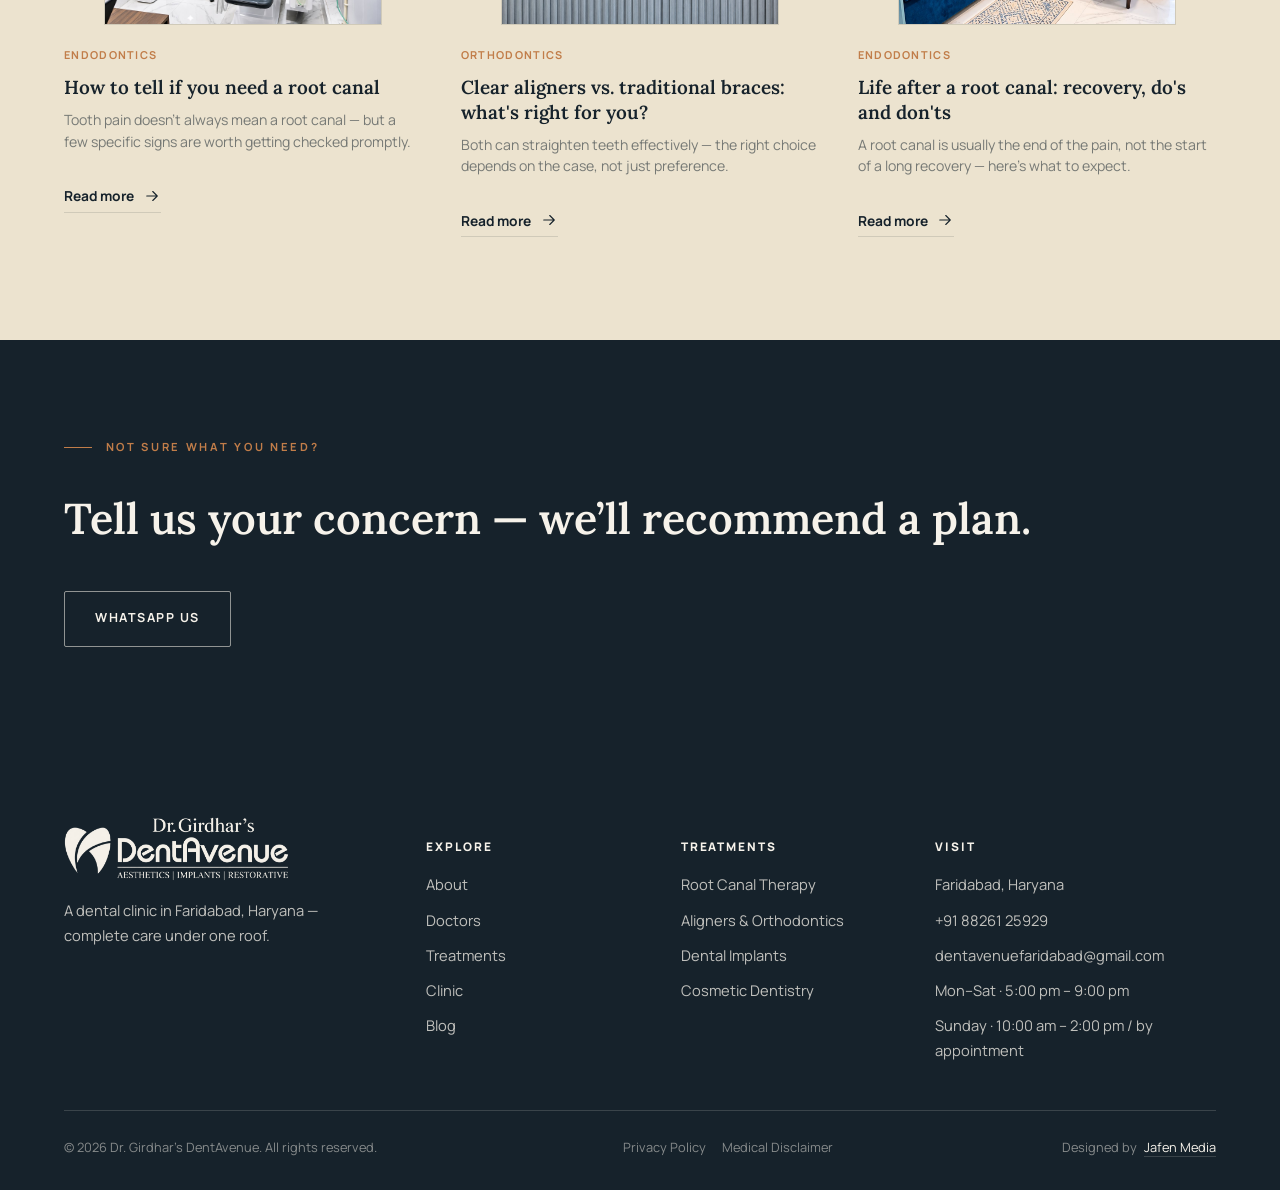
<file: blog-signs-you-need-an-orthodontist.html>
<!DOCTYPE html>
<html lang="en">
<head>
<meta charset="UTF-8">
<meta name="viewport" content="width=device-width, initial-scale=1">
<title>5 signs you might need to see an orthodontist — Dr. Girdhar's DentAvenue</title>
<meta name="description" content="Orthodontic treatment isn't just about appearance — these signs are worth a specialist opinion at any age.">
<link rel="preconnect" href="https://fonts.googleapis.com"><link rel="preconnect" href="https://fonts.gstatic.com" crossorigin>
<link href="https://fonts.googleapis.com/css2?family=Lora:ital,wght@0,500;0,600;0,700;1,500&family=Manrope:wght@400;500;600;700;800&display=swap" rel="stylesheet">
<meta name="theme-color" content="#16222B">
<noscript><style>[data-reveal]{opacity:1!important;transform:none!important}</style></noscript>
<link rel="icon" type="image/png" href="assets/img/favicon.png">
<link rel="apple-touch-icon" href="assets/img/favicon.png">
<meta property="og:type" content="website"><meta property="og:title" content="5 signs you might need to see an orthodontist — Dr. Girdhar's DentAvenue"><meta property="og:description" content="Orthodontic treatment isn't just about appearance — these signs are worth a specialist opinion at any age."><meta property="og:image" content="assets/img/og.jpg">
<link rel="stylesheet" href="assets/css/site.css?v=77bdec73">

</head>
<body>
<a class="skip-link" href="#main">Skip to content</a>

<div class="topbar"><div class="wrap topbar__row">
<div class="topbar__info">
<a href="tel:+918826125929"><svg class="ic" viewBox="0 0 24 24" width="18" height="18" fill="none" stroke="currentColor" stroke-width="1.5" stroke-linecap="round" stroke-linejoin="round" aria-hidden="true"><path d="M6.5 3h3l1.5 5-2 1.5a12 12 0 0 0 5.5 5.5L16 18l5 1.5v3a1 1 0 0 1-1.1 1A18 18 0 0 1 3.5 6.1 1 1 0 0 1 4.5 5"/></svg><span>+91 88261 25929</span></a>
<a href="https://wa.me/918826125929?text=Hello%20Dr.%20Girdhar%27s%20DentAvenue%2C%20how%20can%20I%20help%20you%3F" target="_blank" rel="noopener"><svg class="ic" viewBox="0 0 24 24" width="18" height="18" fill="currentColor" aria-hidden="true"><path d="M17.47 14.38c-.29-.14-1.7-.84-1.96-.94-.26-.1-.45-.14-.64.15-.19.29-.74.94-.91 1.13-.17.19-.34.21-.62.07-.29-.14-1.21-.45-2.3-1.42-.85-.76-1.42-1.7-1.59-1.98-.17-.29-.02-.44.13-.58.13-.13.29-.34.43-.51.14-.17.19-.29.29-.48.1-.19.05-.36-.02-.51-.07-.14-.64-1.55-.88-2.12-.23-.55-.47-.48-.64-.48h-.55c-.19 0-.5.07-.76.36-.26.29-1 .98-1 2.38 0 1.4 1.02 2.76 1.17 2.95.14.19 2.01 3.08 4.88 4.32.68.29 1.21.47 1.63.6.68.22 1.31.19 1.8.12.55-.08 1.7-.69 1.94-1.36.24-.67.24-1.24.17-1.36-.07-.12-.26-.19-.55-.33z"/><path d="M12 .9C5.87.9.9 5.87.9 12c0 1.95.51 3.86 1.48 5.55L.8 23.1l5.68-1.49A11.06 11.06 0 0 0 12 23.1c6.13 0 11.1-4.97 11.1-11.1S18.13.9 12 .9zm0 20.2c-1.72 0-3.4-.46-4.87-1.34l-.35-.21-3.37.89.9-3.29-.23-.35A9.06 9.06 0 0 1 2.9 12 9.1 9.1 0 1 1 12 21.1z"/></svg><span>WhatsApp</span></a>
<span><svg class="ic" viewBox="0 0 24 24" width="18" height="18" fill="none" stroke="currentColor" stroke-width="1.5" stroke-linecap="round" stroke-linejoin="round" aria-hidden="true"><circle cx="12" cy="12" r="9"/><path d="M12 7v5l3 2"/></svg><span>Mon–Sat 5–9 pm · Sun 10 am–2 pm (by appt.)</span></span>
</div>
<div class="topbar__soc">
<a href="mailto:dentavenuefaridabad@gmail.com" aria-label="Email"><svg class="ic" viewBox="0 0 24 24" width="18" height="18" fill="none" stroke="currentColor" stroke-width="1.5" stroke-linecap="round" stroke-linejoin="round" aria-hidden="true"><rect x="3" y="5" width="18" height="14" rx="2"/><path d="M4 7l8 6 8-6"/></svg></a>
</div>
</div></div>

<header class="site-header" data-header>
<div class="wrap nav">
<a class="brand" href="index.html">
<img class="brand__logo" src="assets/img/logo-dark.png" alt="Dr. Girdhar's DentAvenue">
</a>
<ul class="nav__menu"><li><a href="index.html">Home</a></li><li><a href="about.html">About</a></li><li><a href="doctors.html">Doctors</a></li><li><a href="treatments.html">Treatments</a></li><li><a href="clinic.html">Clinic</a></li><li><a href="blog.html" aria-current="page">Blog</a></li><li><a href="contact.html">Contact</a></li></ul>
<a class="btn nav__cta" href="https://wa.me/918826125929?text=Hello%20Dr.%20Girdhar%27s%20DentAvenue%2C%20I%20would%20like%20to%20book%20an%20appointment." target="_blank" rel="noopener">Book an Appointment</a>
<button class="nav__toggle" data-nav-toggle aria-label="Open menu" aria-expanded="false"><svg viewBox="0 0 24 24" width="18" height="18" fill="none" stroke="currentColor" stroke-width="1.6" aria-hidden="true"><path d="M3 6h18M3 12h18M3 18h18"/></svg></button>
</div>
</header>

<div class="nav-scrim" data-nav-scrim></div>
<nav class="mobile-nav" data-mobile-nav aria-label="Mobile">
<button class="mobile-nav__close" data-nav-close aria-label="Close menu"><svg viewBox="0 0 24 24" width="20" height="20" fill="none" stroke="currentColor" stroke-width="1.6" aria-hidden="true"><path d="M6 6l12 12M18 6L6 18"/></svg></button>
<ul><li><a href="index.html">Home</a></li><li><a href="about.html">About</a></li><li><a href="doctors.html">Doctors</a></li><li><a href="treatments.html">Treatments</a></li><li><a href="clinic.html">Clinic</a></li><li><a href="blog.html">Blog</a></li><li><a href="contact.html">Contact</a></li></ul>
<a class="btn" style="width:100%;justify-content:center" href="https://wa.me/918826125929?text=Hello%20Dr.%20Girdhar%27s%20DentAvenue%2C%20I%20would%20like%20to%20book%20an%20appointment." target="_blank" rel="noopener">Book an Appointment</a>
</nav>

<main id="main">
<section class="section" style="padding-top:clamp(3rem,6vw,4.5rem)"><div class="wrap">
<nav aria-label="Breadcrumb" class="muted" style="font-size:.85rem;margin-bottom:1.6rem"><a href="index.html">Home</a> / <a href="blog.html">Blog</a> / 5 signs you might need to see an orthodontist</nav>
<span class="eyebrow">Orthodontics</span>
<h1 class="display-1" style="max-width:20ch">5 signs you might need to see an orthodontist</h1>
</div></section><section class="section bg-card" style="padding-top:0"><div class="wrap">
<figure class="frame frame--duo frame--tall" style="max-width:900px;margin-inline:auto"><img loading="lazy" decoding="async" src="assets/img/entrance.jpg" alt="5 signs you might need to see an orthodontist"></figure>
</div></section><section class="section bg-card" style="padding-top:0"><div class="wrap">
<div class="article" style="margin-inline:auto" data-reveal><p>Orthodontic concerns aren't limited to crooked front teeth, and treatment certainly isn't limited to teenagers. Here are a few signs that are worth a specialist opinion, whichever stage of life you're at.</p><h3>1. Crowded or overlapping teeth</h3><p>Beyond appearance, crowding can make teeth genuinely harder to clean properly, which over time raises the risk of decay and gum issues in the spots that are hardest to reach.</p><h3>2. Noticeable gaps between teeth</h3><p>Spacing that's widened over time, rather than been there since childhood, is worth having assessed — it can sometimes point to an underlying bite or gum issue rather than being purely cosmetic.</p><h3>3. Difficulty biting or chewing comfortably</h3><p>A bite that doesn't meet evenly, or jaw discomfort with regular use, often has an orthodontic component worth investigating.</p><h3>4. A jaw that shifts or clicks</h3><p>This can be linked to bite alignment and is worth a joint look between orthodontic and general assessment.</p><h3>5. You were told to "wait and see" years ago</h3><p>Orthodontic treatment works at any age — the plan is simply adjusted to your bite, bone and goals. If it was raised once and never followed up on, it's worth a fresh look.</p></div>
</div></section><section class="section bg-band"><div class="wrap">
<div class="section-head" data-reveal><span class="eyebrow  ">More from the blog</span><h2 class="display-2">Related articles.</h2><span class="section-head__rule"></span></div>
<div class="blog-grid stagger" data-reveal><a class="blog-card" href="blog-signs-you-need-a-root-canal.html">
<figure class="frame frame--duo"><img loading="lazy" decoding="async" src="assets/img/treatment.jpg" alt="How to tell if you need a root canal"></figure>
<span class="blog-card__kicker">Endodontics</span>
<h3>How to tell if you need a root canal</h3>
<p>Tooth pain doesn't always mean a root canal — but a few specific signs are worth getting checked promptly.</p>
<span class="text-link">Read more<svg class="ic" viewBox="0 0 24 24" width="18" height="18" fill="none" stroke="currentColor" stroke-width="1.5" stroke-linecap="round" stroke-linejoin="round" aria-hidden="true"><path d="M5 12h14M13 6l6 6-6 6"/></svg></span>
</a><a class="blog-card" href="blog-aligners-vs-braces.html">
<figure class="frame frame--duo"><img loading="lazy" decoding="async" src="assets/img/invisalign-sign.jpg" alt="Clear aligners vs. traditional braces: what's right for you?"></figure>
<span class="blog-card__kicker">Orthodontics</span>
<h3>Clear aligners vs. traditional braces: what's right for you?</h3>
<p>Both can straighten teeth effectively — the right choice depends on the case, not just preference.</p>
<span class="text-link">Read more<svg class="ic" viewBox="0 0 24 24" width="18" height="18" fill="none" stroke="currentColor" stroke-width="1.5" stroke-linecap="round" stroke-linejoin="round" aria-hidden="true"><path d="M5 12h14M13 6l6 6-6 6"/></svg></span>
</a><a class="blog-card" href="blog-life-after-a-root-canal.html">
<figure class="frame frame--duo"><img loading="lazy" decoding="async" src="assets/img/lounge.jpg" alt="Life after a root canal: recovery, do's and don'ts"></figure>
<span class="blog-card__kicker">Endodontics</span>
<h3>Life after a root canal: recovery, do's and don'ts</h3>
<p>A root canal is usually the end of the pain, not the start of a long recovery — here's what to expect.</p>
<span class="text-link">Read more<svg class="ic" viewBox="0 0 24 24" width="18" height="18" fill="none" stroke="currentColor" stroke-width="1.5" stroke-linecap="round" stroke-linejoin="round" aria-hidden="true"><path d="M5 12h14M13 6l6 6-6 6"/></svg></span>
</a></div>
</div></section><section class="ctaband"><div class="wrap ctaband__row" data-reveal>
<div><span class="eyebrow eyebrow--light">Not sure what you need?</span><h2>Tell us your concern — we&rsquo;ll recommend a plan.</h2></div>
<div class="ctaband__btns"><a class="btn btn--cream" href="https://wa.me/918826125929?text=Hello%20Dr.%20Girdhar%27s%20DentAvenue%2C%20I%20would%20like%20to%20book%20an%20appointment." target="_blank" rel="noopener">WhatsApp Us</a></div>
</div></section>
</main>

<footer class="site-footer">
<div class="wrap footer-grid">
<div>
<img loading="lazy" decoding="async" class="footer-logo" src="assets/img/logo-light.png" alt="Dr. Girdhar's DentAvenue">
<p class="footer-brand__stmt">A dental clinic in Faridabad, Haryana — complete care under one roof.</p>
</div>
<div class="footer-col"><h5>Explore</h5><ul>
<li><a href="about.html">About</a></li><li><a href="doctors.html">Doctors</a></li>
<li><a href="treatments.html">Treatments</a></li><li><a href="clinic.html">Clinic</a></li><li><a href="blog.html">Blog</a></li></ul></div>
<div class="footer-col"><h5>Treatments</h5><ul>
<li><a href="treatments.html#root-canal">Root Canal Therapy</a></li><li><a href="treatments.html#aligners">Aligners &amp; Orthodontics</a></li>
<li><a href="treatments.html#implants">Dental Implants</a></li><li><a href="treatments.html#cosmetic">Cosmetic Dentistry</a></li></ul></div>
<div class="footer-col"><h5>Visit</h5><ul>
<li>Faridabad, Haryana</li><li><a href="tel:+918826125929">+91 88261 25929</a></li>
<li><a href="mailto:dentavenuefaridabad@gmail.com">dentavenuefaridabad@gmail.com</a></li><li>Mon–Sat · 5:00 pm – 9:00 pm</li><li>Sunday · 10:00 am – 2:00 pm / by appointment</li></ul></div>
</div>
<div class="wrap footer-bottom">
<span>&copy; 2026 Dr. Girdhar's DentAvenue. All rights reserved.</span>
<span class="footer-bottom__links"><a href="privacy.html">Privacy Policy</a><a href="disclaimer.html">Medical Disclaimer</a></span>
<span class="footer__credit">Designed by <a href="https://jafenmedia.com" target="_blank" rel="noopener">Jafen Media</a></span>
</div>
</footer>

<a class="wa-fab" href="https://wa.me/918826125929?text=Hello%20Dr.%20Girdhar%27s%20DentAvenue%2C%20how%20can%20I%20help%20you%3F" target="_blank" rel="noopener" aria-label="Chat on WhatsApp"><svg class="ic" viewBox="0 0 24 24" width="18" height="18" fill="currentColor" aria-hidden="true"><path d="M17.47 14.38c-.29-.14-1.7-.84-1.96-.94-.26-.1-.45-.14-.64.15-.19.29-.74.94-.91 1.13-.17.19-.34.21-.62.07-.29-.14-1.21-.45-2.3-1.42-.85-.76-1.42-1.7-1.59-1.98-.17-.29-.02-.44.13-.58.13-.13.29-.34.43-.51.14-.17.19-.29.29-.48.1-.19.05-.36-.02-.51-.07-.14-.64-1.55-.88-2.12-.23-.55-.47-.48-.64-.48h-.55c-.19 0-.5.07-.76.36-.26.29-1 .98-1 2.38 0 1.4 1.02 2.76 1.17 2.95.14.19 2.01 3.08 4.88 4.32.68.29 1.21.47 1.63.6.68.22 1.31.19 1.8.12.55-.08 1.7-.69 1.94-1.36.24-.67.24-1.24.17-1.36-.07-.12-.26-.19-.55-.33z"/><path d="M12 .9C5.87.9.9 5.87.9 12c0 1.95.51 3.86 1.48 5.55L.8 23.1l5.68-1.49A11.06 11.06 0 0 0 12 23.1c6.13 0 11.1-4.97 11.1-11.1S18.13.9 12 .9zm0 20.2c-1.72 0-3.4-.46-4.87-1.34l-.35-.21-3.37.89.9-3.29-.23-.35A9.06 9.06 0 0 1 2.9 12 9.1 9.1 0 1 1 12 21.1z"/></svg></a>
<nav class="mobar" aria-label="Quick contact"><div class="mobar__row">
<a href="tel:+918826125929"><svg class="ic" viewBox="0 0 24 24" width="18" height="18" fill="none" stroke="currentColor" stroke-width="1.5" stroke-linecap="round" stroke-linejoin="round" aria-hidden="true"><path d="M6.5 3h3l1.5 5-2 1.5a12 12 0 0 0 5.5 5.5L16 18l5 1.5v3a1 1 0 0 1-1.1 1A18 18 0 0 1 3.5 6.1 1 1 0 0 1 4.5 5"/></svg><span>Call</span></a>
<a href="https://wa.me/918826125929?text=Hello%20Dr.%20Girdhar%27s%20DentAvenue%2C%20how%20can%20I%20help%20you%3F" target="_blank" rel="noopener"><svg class="ic" viewBox="0 0 24 24" width="18" height="18" fill="currentColor" aria-hidden="true"><path d="M17.47 14.38c-.29-.14-1.7-.84-1.96-.94-.26-.1-.45-.14-.64.15-.19.29-.74.94-.91 1.13-.17.19-.34.21-.62.07-.29-.14-1.21-.45-2.3-1.42-.85-.76-1.42-1.7-1.59-1.98-.17-.29-.02-.44.13-.58.13-.13.29-.34.43-.51.14-.17.19-.29.29-.48.1-.19.05-.36-.02-.51-.07-.14-.64-1.55-.88-2.12-.23-.55-.47-.48-.64-.48h-.55c-.19 0-.5.07-.76.36-.26.29-1 .98-1 2.38 0 1.4 1.02 2.76 1.17 2.95.14.19 2.01 3.08 4.88 4.32.68.29 1.21.47 1.63.6.68.22 1.31.19 1.8.12.55-.08 1.7-.69 1.94-1.36.24-.67.24-1.24.17-1.36-.07-.12-.26-.19-.55-.33z"/><path d="M12 .9C5.87.9.9 5.87.9 12c0 1.95.51 3.86 1.48 5.55L.8 23.1l5.68-1.49A11.06 11.06 0 0 0 12 23.1c6.13 0 11.1-4.97 11.1-11.1S18.13.9 12 .9zm0 20.2c-1.72 0-3.4-.46-4.87-1.34l-.35-.21-3.37.89.9-3.29-.23-.35A9.06 9.06 0 0 1 2.9 12 9.1 9.1 0 1 1 12 21.1z"/></svg><span>Chat</span></a>
<a class="is-primary" href="https://wa.me/918826125929?text=Hello%20Dr.%20Girdhar%27s%20DentAvenue%2C%20I%20would%20like%20to%20book%20an%20appointment." target="_blank" rel="noopener"><svg class="ic" viewBox="0 0 24 24" width="18" height="18" fill="none" stroke="currentColor" stroke-width="1.5" stroke-linecap="round" stroke-linejoin="round" aria-hidden="true"><path d="M5 12h14M13 6l6 6-6 6"/></svg><span>Book</span></a>
</div></nav>

<script src="assets/js/site.js?v=81eb8e31"></script>
</body>
</html>
</file>
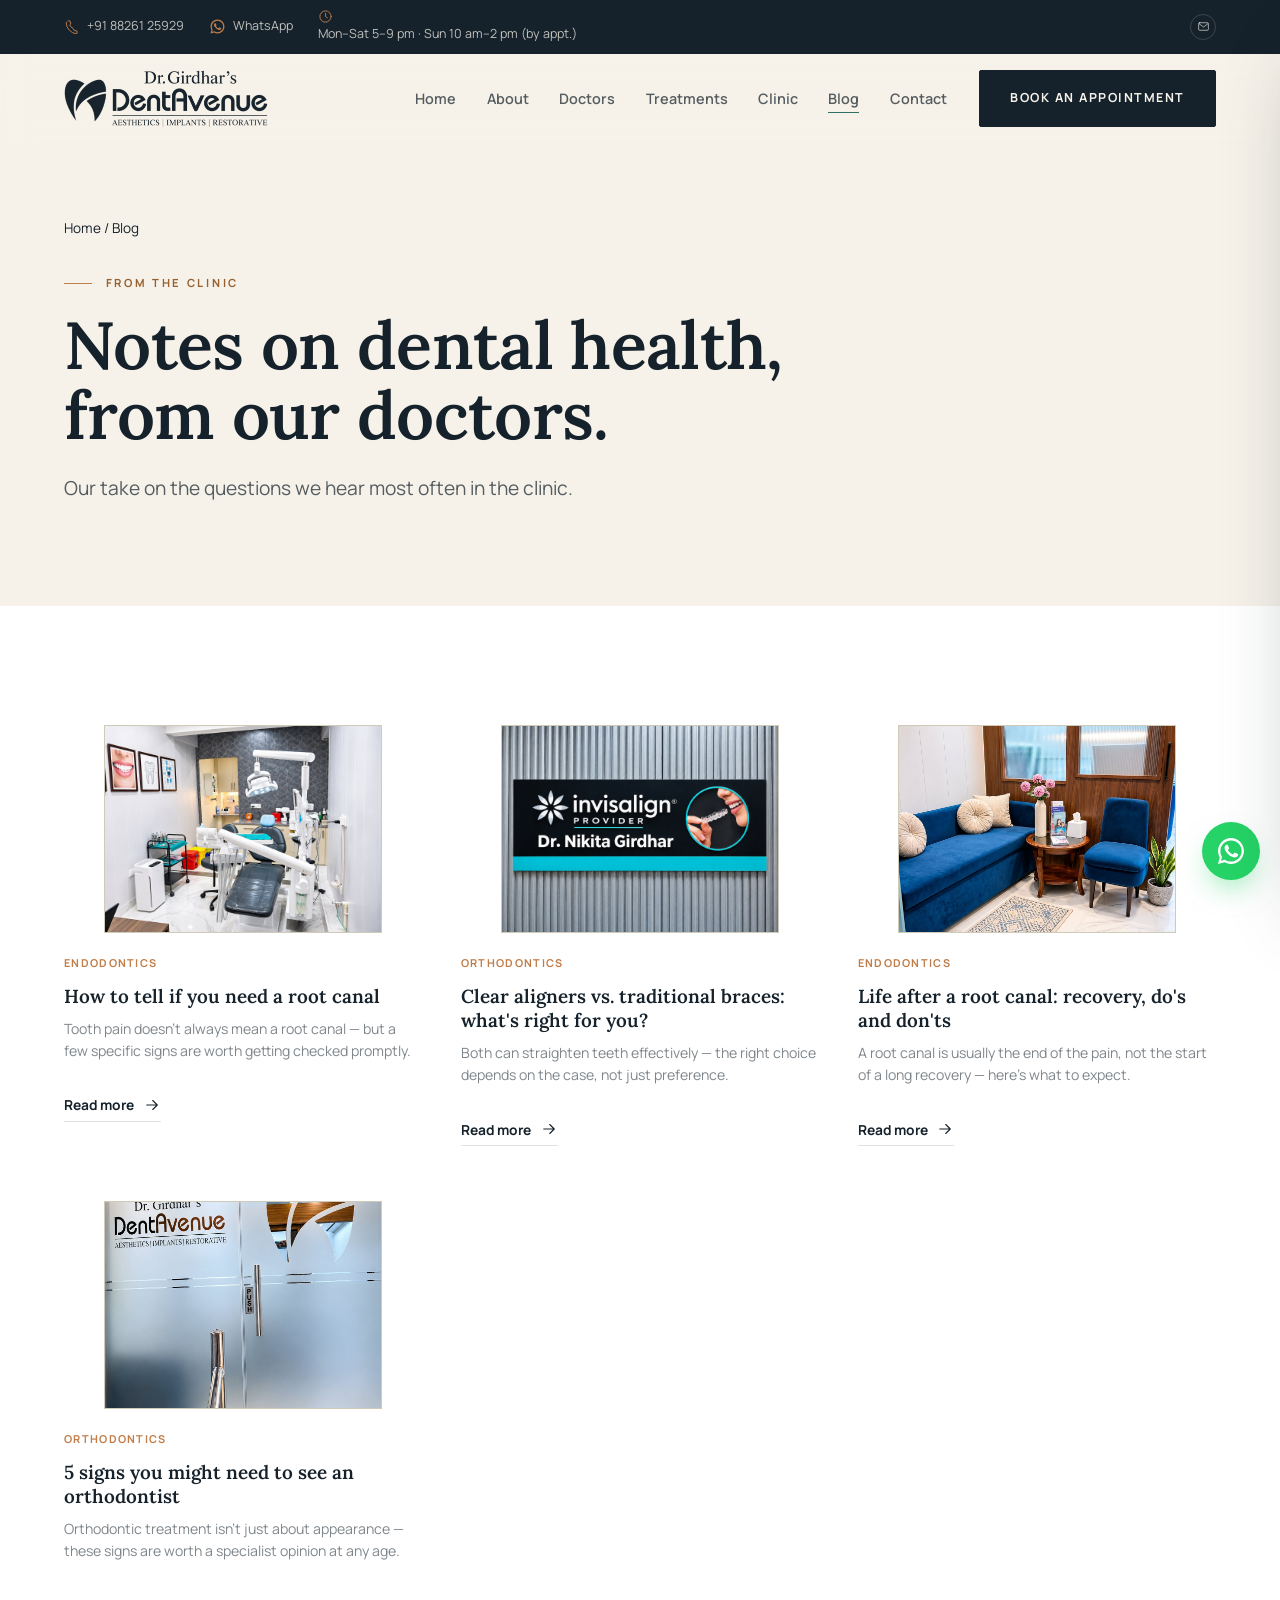
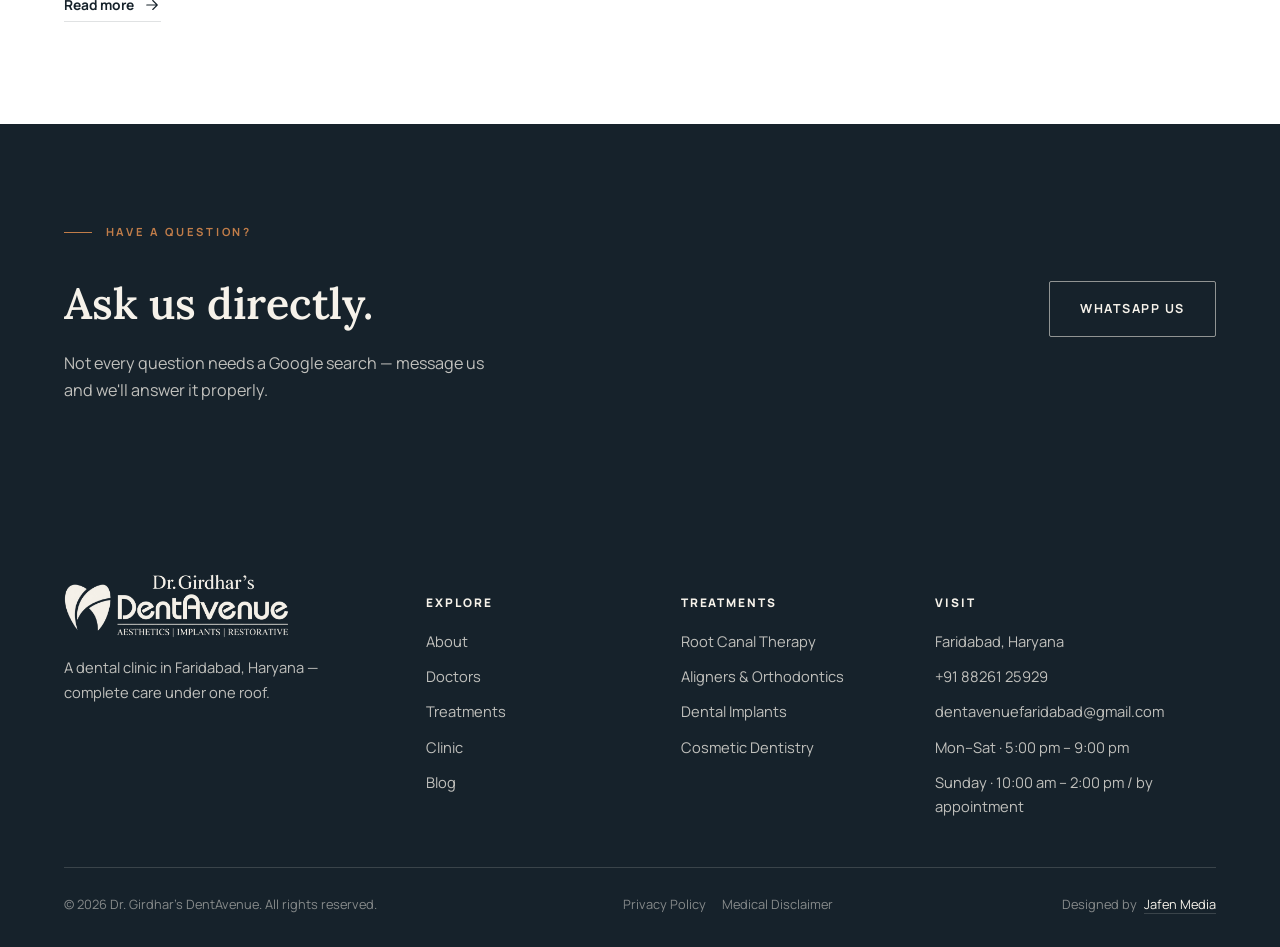
<file: blog.html>
<!DOCTYPE html>
<html lang="en">
<head>
<meta charset="UTF-8">
<meta name="viewport" content="width=device-width, initial-scale=1">
<title>Blog — Dr. Girdhar's DentAvenue</title>
<meta name="description" content="Dental health articles from Dr. Girdhar's DentAvenue, Faridabad.">
<link rel="preconnect" href="https://fonts.googleapis.com"><link rel="preconnect" href="https://fonts.gstatic.com" crossorigin>
<link href="https://fonts.googleapis.com/css2?family=Lora:ital,wght@0,500;0,600;0,700;1,500&family=Manrope:wght@400;500;600;700;800&display=swap" rel="stylesheet">
<meta name="theme-color" content="#16222B">
<noscript><style>[data-reveal]{opacity:1!important;transform:none!important}</style></noscript>
<link rel="icon" type="image/png" href="assets/img/favicon.png">
<link rel="apple-touch-icon" href="assets/img/favicon.png">
<meta property="og:type" content="website"><meta property="og:title" content="Blog — Dr. Girdhar's DentAvenue"><meta property="og:description" content="Dental health articles from Dr. Girdhar's DentAvenue, Faridabad."><meta property="og:image" content="assets/img/og.jpg">
<link rel="stylesheet" href="assets/css/site.css?v=77bdec73">

</head>
<body>
<a class="skip-link" href="#main">Skip to content</a>

<div class="topbar"><div class="wrap topbar__row">
<div class="topbar__info">
<a href="tel:+918826125929"><svg class="ic" viewBox="0 0 24 24" width="18" height="18" fill="none" stroke="currentColor" stroke-width="1.5" stroke-linecap="round" stroke-linejoin="round" aria-hidden="true"><path d="M6.5 3h3l1.5 5-2 1.5a12 12 0 0 0 5.5 5.5L16 18l5 1.5v3a1 1 0 0 1-1.1 1A18 18 0 0 1 3.5 6.1 1 1 0 0 1 4.5 5"/></svg><span>+91 88261 25929</span></a>
<a href="https://wa.me/918826125929?text=Hello%20Dr.%20Girdhar%27s%20DentAvenue%2C%20how%20can%20I%20help%20you%3F" target="_blank" rel="noopener"><svg class="ic" viewBox="0 0 24 24" width="18" height="18" fill="currentColor" aria-hidden="true"><path d="M17.47 14.38c-.29-.14-1.7-.84-1.96-.94-.26-.1-.45-.14-.64.15-.19.29-.74.94-.91 1.13-.17.19-.34.21-.62.07-.29-.14-1.21-.45-2.3-1.42-.85-.76-1.42-1.7-1.59-1.98-.17-.29-.02-.44.13-.58.13-.13.29-.34.43-.51.14-.17.19-.29.29-.48.1-.19.05-.36-.02-.51-.07-.14-.64-1.55-.88-2.12-.23-.55-.47-.48-.64-.48h-.55c-.19 0-.5.07-.76.36-.26.29-1 .98-1 2.38 0 1.4 1.02 2.76 1.17 2.95.14.19 2.01 3.08 4.88 4.32.68.29 1.21.47 1.63.6.68.22 1.31.19 1.8.12.55-.08 1.7-.69 1.94-1.36.24-.67.24-1.24.17-1.36-.07-.12-.26-.19-.55-.33z"/><path d="M12 .9C5.87.9.9 5.87.9 12c0 1.95.51 3.86 1.48 5.55L.8 23.1l5.68-1.49A11.06 11.06 0 0 0 12 23.1c6.13 0 11.1-4.97 11.1-11.1S18.13.9 12 .9zm0 20.2c-1.72 0-3.4-.46-4.87-1.34l-.35-.21-3.37.89.9-3.29-.23-.35A9.06 9.06 0 0 1 2.9 12 9.1 9.1 0 1 1 12 21.1z"/></svg><span>WhatsApp</span></a>
<span><svg class="ic" viewBox="0 0 24 24" width="18" height="18" fill="none" stroke="currentColor" stroke-width="1.5" stroke-linecap="round" stroke-linejoin="round" aria-hidden="true"><circle cx="12" cy="12" r="9"/><path d="M12 7v5l3 2"/></svg><span>Mon–Sat 5–9 pm · Sun 10 am–2 pm (by appt.)</span></span>
</div>
<div class="topbar__soc">
<a href="mailto:dentavenuefaridabad@gmail.com" aria-label="Email"><svg class="ic" viewBox="0 0 24 24" width="18" height="18" fill="none" stroke="currentColor" stroke-width="1.5" stroke-linecap="round" stroke-linejoin="round" aria-hidden="true"><rect x="3" y="5" width="18" height="14" rx="2"/><path d="M4 7l8 6 8-6"/></svg></a>
</div>
</div></div>

<header class="site-header" data-header>
<div class="wrap nav">
<a class="brand" href="index.html">
<img class="brand__logo" src="assets/img/logo-dark.png" alt="Dr. Girdhar's DentAvenue">
</a>
<ul class="nav__menu"><li><a href="index.html">Home</a></li><li><a href="about.html">About</a></li><li><a href="doctors.html">Doctors</a></li><li><a href="treatments.html">Treatments</a></li><li><a href="clinic.html">Clinic</a></li><li><a href="blog.html" aria-current="page">Blog</a></li><li><a href="contact.html">Contact</a></li></ul>
<a class="btn nav__cta" href="https://wa.me/918826125929?text=Hello%20Dr.%20Girdhar%27s%20DentAvenue%2C%20I%20would%20like%20to%20book%20an%20appointment." target="_blank" rel="noopener">Book an Appointment</a>
<button class="nav__toggle" data-nav-toggle aria-label="Open menu" aria-expanded="false"><svg viewBox="0 0 24 24" width="18" height="18" fill="none" stroke="currentColor" stroke-width="1.6" aria-hidden="true"><path d="M3 6h18M3 12h18M3 18h18"/></svg></button>
</div>
</header>

<div class="nav-scrim" data-nav-scrim></div>
<nav class="mobile-nav" data-mobile-nav aria-label="Mobile">
<button class="mobile-nav__close" data-nav-close aria-label="Close menu"><svg viewBox="0 0 24 24" width="20" height="20" fill="none" stroke="currentColor" stroke-width="1.6" aria-hidden="true"><path d="M6 6l12 12M18 6L6 18"/></svg></button>
<ul><li><a href="index.html">Home</a></li><li><a href="about.html">About</a></li><li><a href="doctors.html">Doctors</a></li><li><a href="treatments.html">Treatments</a></li><li><a href="clinic.html">Clinic</a></li><li><a href="blog.html">Blog</a></li><li><a href="contact.html">Contact</a></li></ul>
<a class="btn" style="width:100%;justify-content:center" href="https://wa.me/918826125929?text=Hello%20Dr.%20Girdhar%27s%20DentAvenue%2C%20I%20would%20like%20to%20book%20an%20appointment." target="_blank" rel="noopener">Book an Appointment</a>
</nav>

<main id="main">
<section class="section" style="padding-top:clamp(3rem,6vw,4.5rem)"><div class="wrap">
<nav aria-label="Breadcrumb" class="muted" style="font-size:.85rem;margin-bottom:1.6rem"><a href="index.html">Home</a> / Blog</nav>
<span class="eyebrow">From the clinic</span>
<h1 class="display-1" style="max-width:18ch">Notes on dental health, from our doctors.</h1>
<p class="lead" style="margin-top:1.4rem;max-width:60ch">Our take on the questions we hear most often in the clinic.</p>
</div></section><section class="section bg-card"><div class="wrap">
<div class="blog-grid stagger" data-reveal><a class="blog-card" href="blog-signs-you-need-a-root-canal.html">
<figure class="frame frame--duo"><img loading="lazy" decoding="async" src="assets/img/treatment.jpg" alt="How to tell if you need a root canal"></figure>
<span class="blog-card__kicker">Endodontics</span>
<h3>How to tell if you need a root canal</h3>
<p>Tooth pain doesn't always mean a root canal — but a few specific signs are worth getting checked promptly.</p>
<span class="text-link">Read more<svg class="ic" viewBox="0 0 24 24" width="18" height="18" fill="none" stroke="currentColor" stroke-width="1.5" stroke-linecap="round" stroke-linejoin="round" aria-hidden="true"><path d="M5 12h14M13 6l6 6-6 6"/></svg></span>
</a><a class="blog-card" href="blog-aligners-vs-braces.html">
<figure class="frame frame--duo"><img loading="lazy" decoding="async" src="assets/img/invisalign-sign.jpg" alt="Clear aligners vs. traditional braces: what's right for you?"></figure>
<span class="blog-card__kicker">Orthodontics</span>
<h3>Clear aligners vs. traditional braces: what's right for you?</h3>
<p>Both can straighten teeth effectively — the right choice depends on the case, not just preference.</p>
<span class="text-link">Read more<svg class="ic" viewBox="0 0 24 24" width="18" height="18" fill="none" stroke="currentColor" stroke-width="1.5" stroke-linecap="round" stroke-linejoin="round" aria-hidden="true"><path d="M5 12h14M13 6l6 6-6 6"/></svg></span>
</a><a class="blog-card" href="blog-life-after-a-root-canal.html">
<figure class="frame frame--duo"><img loading="lazy" decoding="async" src="assets/img/lounge.jpg" alt="Life after a root canal: recovery, do's and don'ts"></figure>
<span class="blog-card__kicker">Endodontics</span>
<h3>Life after a root canal: recovery, do's and don'ts</h3>
<p>A root canal is usually the end of the pain, not the start of a long recovery — here's what to expect.</p>
<span class="text-link">Read more<svg class="ic" viewBox="0 0 24 24" width="18" height="18" fill="none" stroke="currentColor" stroke-width="1.5" stroke-linecap="round" stroke-linejoin="round" aria-hidden="true"><path d="M5 12h14M13 6l6 6-6 6"/></svg></span>
</a><a class="blog-card" href="blog-signs-you-need-an-orthodontist.html">
<figure class="frame frame--duo"><img loading="lazy" decoding="async" src="assets/img/entrance.jpg" alt="5 signs you might need to see an orthodontist"></figure>
<span class="blog-card__kicker">Orthodontics</span>
<h3>5 signs you might need to see an orthodontist</h3>
<p>Orthodontic treatment isn't just about appearance — these signs are worth a specialist opinion at any age.</p>
<span class="text-link">Read more<svg class="ic" viewBox="0 0 24 24" width="18" height="18" fill="none" stroke="currentColor" stroke-width="1.5" stroke-linecap="round" stroke-linejoin="round" aria-hidden="true"><path d="M5 12h14M13 6l6 6-6 6"/></svg></span>
</a></div>
</div></section><section class="ctaband"><div class="wrap ctaband__row" data-reveal>
<div><span class="eyebrow eyebrow--light">Have a question?</span><h2>Ask us directly.</h2><p>Not every question needs a Google search — message us and we'll answer it properly.</p></div>
<div class="ctaband__btns"><a class="btn btn--cream" href="https://wa.me/918826125929?text=Hello%20Dr.%20Girdhar%27s%20DentAvenue%2C%20how%20can%20I%20help%20you%3F" target="_blank" rel="noopener">WhatsApp Us</a></div>
</div></section>
</main>

<footer class="site-footer">
<div class="wrap footer-grid">
<div>
<img loading="lazy" decoding="async" class="footer-logo" src="assets/img/logo-light.png" alt="Dr. Girdhar's DentAvenue">
<p class="footer-brand__stmt">A dental clinic in Faridabad, Haryana — complete care under one roof.</p>
</div>
<div class="footer-col"><h5>Explore</h5><ul>
<li><a href="about.html">About</a></li><li><a href="doctors.html">Doctors</a></li>
<li><a href="treatments.html">Treatments</a></li><li><a href="clinic.html">Clinic</a></li><li><a href="blog.html">Blog</a></li></ul></div>
<div class="footer-col"><h5>Treatments</h5><ul>
<li><a href="treatments.html#root-canal">Root Canal Therapy</a></li><li><a href="treatments.html#aligners">Aligners &amp; Orthodontics</a></li>
<li><a href="treatments.html#implants">Dental Implants</a></li><li><a href="treatments.html#cosmetic">Cosmetic Dentistry</a></li></ul></div>
<div class="footer-col"><h5>Visit</h5><ul>
<li>Faridabad, Haryana</li><li><a href="tel:+918826125929">+91 88261 25929</a></li>
<li><a href="mailto:dentavenuefaridabad@gmail.com">dentavenuefaridabad@gmail.com</a></li><li>Mon–Sat · 5:00 pm – 9:00 pm</li><li>Sunday · 10:00 am – 2:00 pm / by appointment</li></ul></div>
</div>
<div class="wrap footer-bottom">
<span>&copy; 2026 Dr. Girdhar's DentAvenue. All rights reserved.</span>
<span class="footer-bottom__links"><a href="privacy.html">Privacy Policy</a><a href="disclaimer.html">Medical Disclaimer</a></span>
<span class="footer__credit">Designed by <a href="https://jafenmedia.com" target="_blank" rel="noopener">Jafen Media</a></span>
</div>
</footer>

<a class="wa-fab" href="https://wa.me/918826125929?text=Hello%20Dr.%20Girdhar%27s%20DentAvenue%2C%20how%20can%20I%20help%20you%3F" target="_blank" rel="noopener" aria-label="Chat on WhatsApp"><svg class="ic" viewBox="0 0 24 24" width="18" height="18" fill="currentColor" aria-hidden="true"><path d="M17.47 14.38c-.29-.14-1.7-.84-1.96-.94-.26-.1-.45-.14-.64.15-.19.29-.74.94-.91 1.13-.17.19-.34.21-.62.07-.29-.14-1.21-.45-2.3-1.42-.85-.76-1.42-1.7-1.59-1.98-.17-.29-.02-.44.13-.58.13-.13.29-.34.43-.51.14-.17.19-.29.29-.48.1-.19.05-.36-.02-.51-.07-.14-.64-1.55-.88-2.12-.23-.55-.47-.48-.64-.48h-.55c-.19 0-.5.07-.76.36-.26.29-1 .98-1 2.38 0 1.4 1.02 2.76 1.17 2.95.14.19 2.01 3.08 4.88 4.32.68.29 1.21.47 1.63.6.68.22 1.31.19 1.8.12.55-.08 1.7-.69 1.94-1.36.24-.67.24-1.24.17-1.36-.07-.12-.26-.19-.55-.33z"/><path d="M12 .9C5.87.9.9 5.87.9 12c0 1.95.51 3.86 1.48 5.55L.8 23.1l5.68-1.49A11.06 11.06 0 0 0 12 23.1c6.13 0 11.1-4.97 11.1-11.1S18.13.9 12 .9zm0 20.2c-1.72 0-3.4-.46-4.87-1.34l-.35-.21-3.37.89.9-3.29-.23-.35A9.06 9.06 0 0 1 2.9 12 9.1 9.1 0 1 1 12 21.1z"/></svg></a>
<nav class="mobar" aria-label="Quick contact"><div class="mobar__row">
<a href="tel:+918826125929"><svg class="ic" viewBox="0 0 24 24" width="18" height="18" fill="none" stroke="currentColor" stroke-width="1.5" stroke-linecap="round" stroke-linejoin="round" aria-hidden="true"><path d="M6.5 3h3l1.5 5-2 1.5a12 12 0 0 0 5.5 5.5L16 18l5 1.5v3a1 1 0 0 1-1.1 1A18 18 0 0 1 3.5 6.1 1 1 0 0 1 4.5 5"/></svg><span>Call</span></a>
<a href="https://wa.me/918826125929?text=Hello%20Dr.%20Girdhar%27s%20DentAvenue%2C%20how%20can%20I%20help%20you%3F" target="_blank" rel="noopener"><svg class="ic" viewBox="0 0 24 24" width="18" height="18" fill="currentColor" aria-hidden="true"><path d="M17.47 14.38c-.29-.14-1.7-.84-1.96-.94-.26-.1-.45-.14-.64.15-.19.29-.74.94-.91 1.13-.17.19-.34.21-.62.07-.29-.14-1.21-.45-2.3-1.42-.85-.76-1.42-1.7-1.59-1.98-.17-.29-.02-.44.13-.58.13-.13.29-.34.43-.51.14-.17.19-.29.29-.48.1-.19.05-.36-.02-.51-.07-.14-.64-1.55-.88-2.12-.23-.55-.47-.48-.64-.48h-.55c-.19 0-.5.07-.76.36-.26.29-1 .98-1 2.38 0 1.4 1.02 2.76 1.17 2.95.14.19 2.01 3.08 4.88 4.32.68.29 1.21.47 1.63.6.68.22 1.31.19 1.8.12.55-.08 1.7-.69 1.94-1.36.24-.67.24-1.24.17-1.36-.07-.12-.26-.19-.55-.33z"/><path d="M12 .9C5.87.9.9 5.87.9 12c0 1.95.51 3.86 1.48 5.55L.8 23.1l5.68-1.49A11.06 11.06 0 0 0 12 23.1c6.13 0 11.1-4.97 11.1-11.1S18.13.9 12 .9zm0 20.2c-1.72 0-3.4-.46-4.87-1.34l-.35-.21-3.37.89.9-3.29-.23-.35A9.06 9.06 0 0 1 2.9 12 9.1 9.1 0 1 1 12 21.1z"/></svg><span>Chat</span></a>
<a class="is-primary" href="https://wa.me/918826125929?text=Hello%20Dr.%20Girdhar%27s%20DentAvenue%2C%20I%20would%20like%20to%20book%20an%20appointment." target="_blank" rel="noopener"><svg class="ic" viewBox="0 0 24 24" width="18" height="18" fill="none" stroke="currentColor" stroke-width="1.5" stroke-linecap="round" stroke-linejoin="round" aria-hidden="true"><path d="M5 12h14M13 6l6 6-6 6"/></svg><span>Book</span></a>
</div></nav>

<script src="assets/js/site.js?v=81eb8e31"></script>
</body>
</html>
</file>
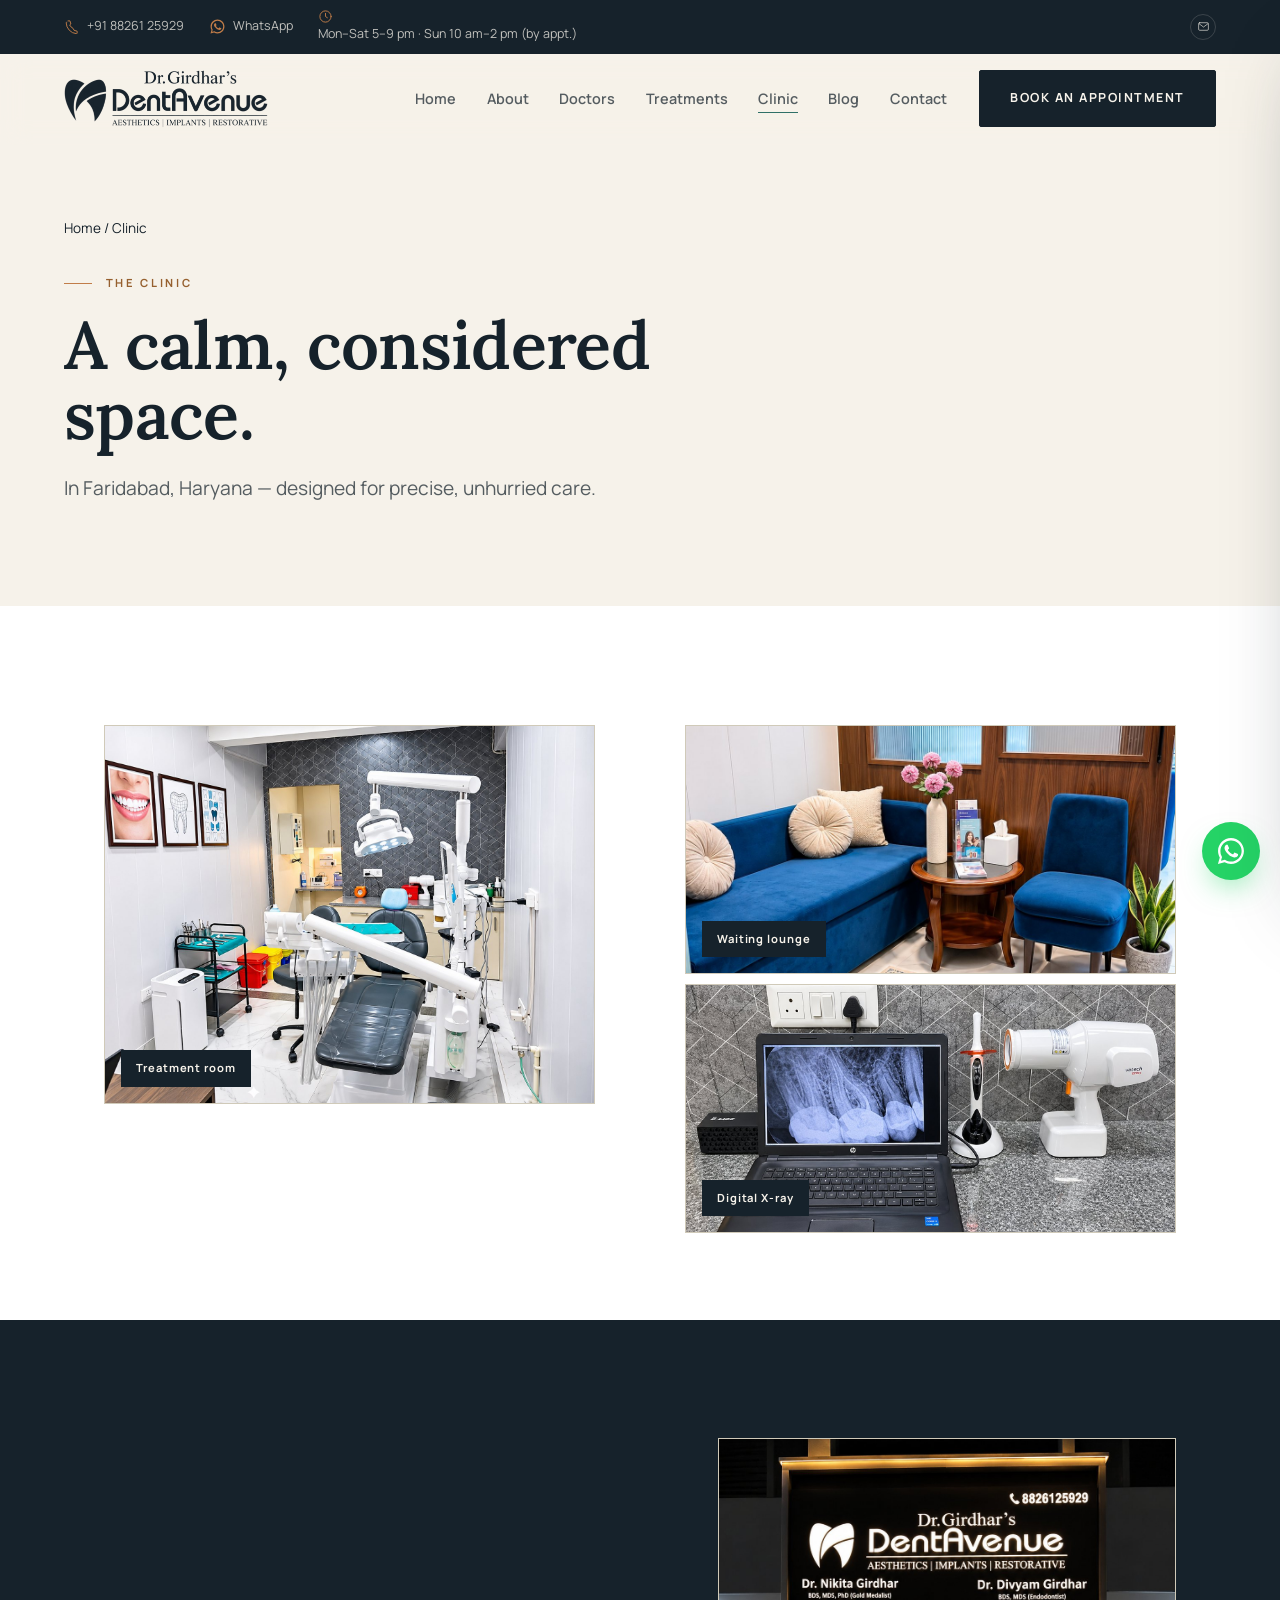
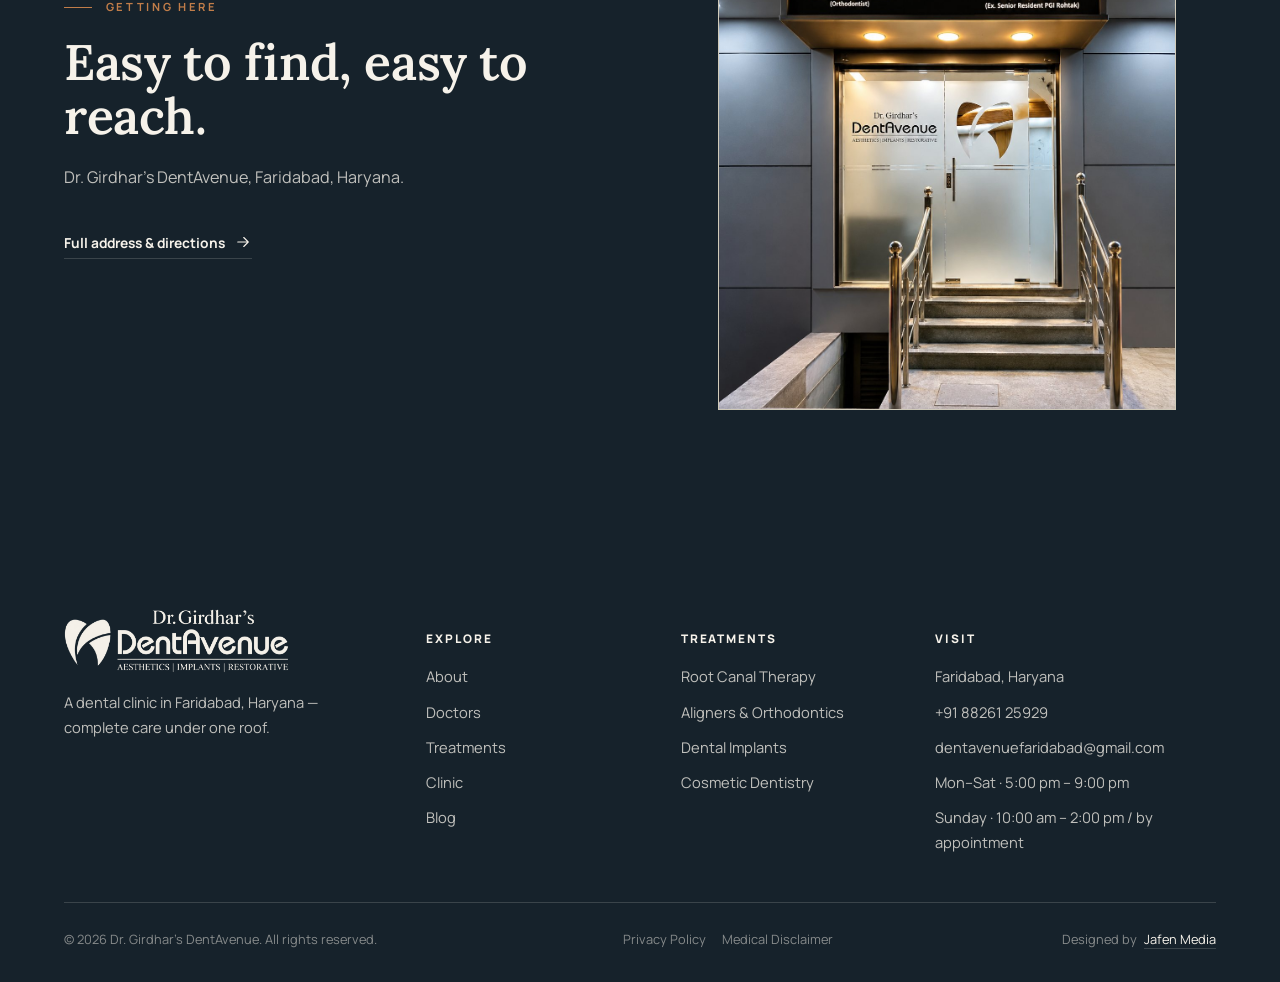
<file: clinic.html>
<!DOCTYPE html>
<html lang="en">
<head>
<meta charset="UTF-8">
<meta name="viewport" content="width=device-width, initial-scale=1">
<title>Clinic — Dr. Girdhar's DentAvenue</title>
<meta name="description" content="Inside Dr. Girdhar's DentAvenue, Faridabad, Haryana.">
<link rel="preconnect" href="https://fonts.googleapis.com"><link rel="preconnect" href="https://fonts.gstatic.com" crossorigin>
<link href="https://fonts.googleapis.com/css2?family=Lora:ital,wght@0,500;0,600;0,700;1,500&family=Manrope:wght@400;500;600;700;800&display=swap" rel="stylesheet">
<meta name="theme-color" content="#16222B">
<noscript><style>[data-reveal]{opacity:1!important;transform:none!important}</style></noscript>
<link rel="icon" type="image/png" href="assets/img/favicon.png">
<link rel="apple-touch-icon" href="assets/img/favicon.png">
<meta property="og:type" content="website"><meta property="og:title" content="Clinic — Dr. Girdhar's DentAvenue"><meta property="og:description" content="Inside Dr. Girdhar's DentAvenue, Faridabad, Haryana."><meta property="og:image" content="assets/img/og.jpg">
<link rel="stylesheet" href="assets/css/site.css?v=77bdec73">

</head>
<body>
<a class="skip-link" href="#main">Skip to content</a>

<div class="topbar"><div class="wrap topbar__row">
<div class="topbar__info">
<a href="tel:+918826125929"><svg class="ic" viewBox="0 0 24 24" width="18" height="18" fill="none" stroke="currentColor" stroke-width="1.5" stroke-linecap="round" stroke-linejoin="round" aria-hidden="true"><path d="M6.5 3h3l1.5 5-2 1.5a12 12 0 0 0 5.5 5.5L16 18l5 1.5v3a1 1 0 0 1-1.1 1A18 18 0 0 1 3.5 6.1 1 1 0 0 1 4.5 5"/></svg><span>+91 88261 25929</span></a>
<a href="https://wa.me/918826125929?text=Hello%20Dr.%20Girdhar%27s%20DentAvenue%2C%20how%20can%20I%20help%20you%3F" target="_blank" rel="noopener"><svg class="ic" viewBox="0 0 24 24" width="18" height="18" fill="currentColor" aria-hidden="true"><path d="M17.47 14.38c-.29-.14-1.7-.84-1.96-.94-.26-.1-.45-.14-.64.15-.19.29-.74.94-.91 1.13-.17.19-.34.21-.62.07-.29-.14-1.21-.45-2.3-1.42-.85-.76-1.42-1.7-1.59-1.98-.17-.29-.02-.44.13-.58.13-.13.29-.34.43-.51.14-.17.19-.29.29-.48.1-.19.05-.36-.02-.51-.07-.14-.64-1.55-.88-2.12-.23-.55-.47-.48-.64-.48h-.55c-.19 0-.5.07-.76.36-.26.29-1 .98-1 2.38 0 1.4 1.02 2.76 1.17 2.95.14.19 2.01 3.08 4.88 4.32.68.29 1.21.47 1.63.6.68.22 1.31.19 1.8.12.55-.08 1.7-.69 1.94-1.36.24-.67.24-1.24.17-1.36-.07-.12-.26-.19-.55-.33z"/><path d="M12 .9C5.87.9.9 5.87.9 12c0 1.95.51 3.86 1.48 5.55L.8 23.1l5.68-1.49A11.06 11.06 0 0 0 12 23.1c6.13 0 11.1-4.97 11.1-11.1S18.13.9 12 .9zm0 20.2c-1.72 0-3.4-.46-4.87-1.34l-.35-.21-3.37.89.9-3.29-.23-.35A9.06 9.06 0 0 1 2.9 12 9.1 9.1 0 1 1 12 21.1z"/></svg><span>WhatsApp</span></a>
<span><svg class="ic" viewBox="0 0 24 24" width="18" height="18" fill="none" stroke="currentColor" stroke-width="1.5" stroke-linecap="round" stroke-linejoin="round" aria-hidden="true"><circle cx="12" cy="12" r="9"/><path d="M12 7v5l3 2"/></svg><span>Mon–Sat 5–9 pm · Sun 10 am–2 pm (by appt.)</span></span>
</div>
<div class="topbar__soc">
<a href="mailto:dentavenuefaridabad@gmail.com" aria-label="Email"><svg class="ic" viewBox="0 0 24 24" width="18" height="18" fill="none" stroke="currentColor" stroke-width="1.5" stroke-linecap="round" stroke-linejoin="round" aria-hidden="true"><rect x="3" y="5" width="18" height="14" rx="2"/><path d="M4 7l8 6 8-6"/></svg></a>
</div>
</div></div>

<header class="site-header" data-header>
<div class="wrap nav">
<a class="brand" href="index.html">
<img class="brand__logo" src="assets/img/logo-dark.png" alt="Dr. Girdhar's DentAvenue">
</a>
<ul class="nav__menu"><li><a href="index.html">Home</a></li><li><a href="about.html">About</a></li><li><a href="doctors.html">Doctors</a></li><li><a href="treatments.html">Treatments</a></li><li><a href="clinic.html" aria-current="page">Clinic</a></li><li><a href="blog.html">Blog</a></li><li><a href="contact.html">Contact</a></li></ul>
<a class="btn nav__cta" href="https://wa.me/918826125929?text=Hello%20Dr.%20Girdhar%27s%20DentAvenue%2C%20I%20would%20like%20to%20book%20an%20appointment." target="_blank" rel="noopener">Book an Appointment</a>
<button class="nav__toggle" data-nav-toggle aria-label="Open menu" aria-expanded="false"><svg viewBox="0 0 24 24" width="18" height="18" fill="none" stroke="currentColor" stroke-width="1.6" aria-hidden="true"><path d="M3 6h18M3 12h18M3 18h18"/></svg></button>
</div>
</header>

<div class="nav-scrim" data-nav-scrim></div>
<nav class="mobile-nav" data-mobile-nav aria-label="Mobile">
<button class="mobile-nav__close" data-nav-close aria-label="Close menu"><svg viewBox="0 0 24 24" width="20" height="20" fill="none" stroke="currentColor" stroke-width="1.6" aria-hidden="true"><path d="M6 6l12 12M18 6L6 18"/></svg></button>
<ul><li><a href="index.html">Home</a></li><li><a href="about.html">About</a></li><li><a href="doctors.html">Doctors</a></li><li><a href="treatments.html">Treatments</a></li><li><a href="clinic.html">Clinic</a></li><li><a href="blog.html">Blog</a></li><li><a href="contact.html">Contact</a></li></ul>
<a class="btn" style="width:100%;justify-content:center" href="https://wa.me/918826125929?text=Hello%20Dr.%20Girdhar%27s%20DentAvenue%2C%20I%20would%20like%20to%20book%20an%20appointment." target="_blank" rel="noopener">Book an Appointment</a>
</nav>

<main id="main">
<section class="section" style="padding-top:clamp(3rem,6vw,4.5rem)"><div class="wrap">
<nav aria-label="Breadcrumb" class="muted" style="font-size:.85rem;margin-bottom:1.6rem"><a href="index.html">Home</a> / Clinic</nav>
<span class="eyebrow">The clinic</span>
<h1 class="display-1" style="max-width:16ch">A calm, considered space.</h1>
<p class="lead" style="margin-top:1.4rem;max-width:60ch">In Faridabad, Haryana — designed for precise, unhurried care.</p>
</div></section><section class="section bg-card"><div class="wrap">
<div class="gallery" data-reveal>
<figure class="frame frame--duo g1"><img loading="lazy" decoding="async" src="assets/img/treatment.jpg" alt="Treatment room"><span class="frame__tag">Treatment room</span></figure>
<figure class="frame frame--duo g2"><img loading="lazy" decoding="async" src="assets/img/lounge.jpg" alt="Waiting lounge"><span class="frame__tag">Waiting lounge</span></figure>
<figure class="frame frame--duo g3"><img loading="lazy" decoding="async" src="assets/img/xray.jpg" alt="Digital X-ray"><span class="frame__tag">Digital X-ray</span></figure>
</div>
</div></section><section class="section bg-ink"><div class="wrap split">
<div data-reveal><span class="eyebrow eyebrow--light">Getting here</span><h2 class="display-2" style="color:var(--cream)">Easy to find, easy to reach.</h2><p class="mut" style="margin-top:1.2rem">Dr. Girdhar's DentAvenue, Faridabad, Haryana.</p><a class="text-link text-link--light" style="margin-top:1.4rem" href="contact.html">Full address &amp; directions<svg class="ic" viewBox="0 0 24 24" width="18" height="18" fill="none" stroke="currentColor" stroke-width="1.5" stroke-linecap="round" stroke-linejoin="round" aria-hidden="true"><path d="M5 12h14M13 6l6 6-6 6"/></svg></a></div>
<div class="split__media" data-reveal><figure class="frame frame--tall"><img loading="lazy" decoding="async" src="assets/img/exterior.jpg" alt="Dr. Girdhar's DentAvenue entrance"></figure></div>
</div></section>
</main>

<footer class="site-footer">
<div class="wrap footer-grid">
<div>
<img loading="lazy" decoding="async" class="footer-logo" src="assets/img/logo-light.png" alt="Dr. Girdhar's DentAvenue">
<p class="footer-brand__stmt">A dental clinic in Faridabad, Haryana — complete care under one roof.</p>
</div>
<div class="footer-col"><h5>Explore</h5><ul>
<li><a href="about.html">About</a></li><li><a href="doctors.html">Doctors</a></li>
<li><a href="treatments.html">Treatments</a></li><li><a href="clinic.html">Clinic</a></li><li><a href="blog.html">Blog</a></li></ul></div>
<div class="footer-col"><h5>Treatments</h5><ul>
<li><a href="treatments.html#root-canal">Root Canal Therapy</a></li><li><a href="treatments.html#aligners">Aligners &amp; Orthodontics</a></li>
<li><a href="treatments.html#implants">Dental Implants</a></li><li><a href="treatments.html#cosmetic">Cosmetic Dentistry</a></li></ul></div>
<div class="footer-col"><h5>Visit</h5><ul>
<li>Faridabad, Haryana</li><li><a href="tel:+918826125929">+91 88261 25929</a></li>
<li><a href="mailto:dentavenuefaridabad@gmail.com">dentavenuefaridabad@gmail.com</a></li><li>Mon–Sat · 5:00 pm – 9:00 pm</li><li>Sunday · 10:00 am – 2:00 pm / by appointment</li></ul></div>
</div>
<div class="wrap footer-bottom">
<span>&copy; 2026 Dr. Girdhar's DentAvenue. All rights reserved.</span>
<span class="footer-bottom__links"><a href="privacy.html">Privacy Policy</a><a href="disclaimer.html">Medical Disclaimer</a></span>
<span class="footer__credit">Designed by <a href="https://jafenmedia.com" target="_blank" rel="noopener">Jafen Media</a></span>
</div>
</footer>

<a class="wa-fab" href="https://wa.me/918826125929?text=Hello%20Dr.%20Girdhar%27s%20DentAvenue%2C%20how%20can%20I%20help%20you%3F" target="_blank" rel="noopener" aria-label="Chat on WhatsApp"><svg class="ic" viewBox="0 0 24 24" width="18" height="18" fill="currentColor" aria-hidden="true"><path d="M17.47 14.38c-.29-.14-1.7-.84-1.96-.94-.26-.1-.45-.14-.64.15-.19.29-.74.94-.91 1.13-.17.19-.34.21-.62.07-.29-.14-1.21-.45-2.3-1.42-.85-.76-1.42-1.7-1.59-1.98-.17-.29-.02-.44.13-.58.13-.13.29-.34.43-.51.14-.17.19-.29.29-.48.1-.19.05-.36-.02-.51-.07-.14-.64-1.55-.88-2.12-.23-.55-.47-.48-.64-.48h-.55c-.19 0-.5.07-.76.36-.26.29-1 .98-1 2.38 0 1.4 1.02 2.76 1.17 2.95.14.19 2.01 3.08 4.88 4.32.68.29 1.21.47 1.63.6.68.22 1.31.19 1.8.12.55-.08 1.7-.69 1.94-1.36.24-.67.24-1.24.17-1.36-.07-.12-.26-.19-.55-.33z"/><path d="M12 .9C5.87.9.9 5.87.9 12c0 1.95.51 3.86 1.48 5.55L.8 23.1l5.68-1.49A11.06 11.06 0 0 0 12 23.1c6.13 0 11.1-4.97 11.1-11.1S18.13.9 12 .9zm0 20.2c-1.72 0-3.4-.46-4.87-1.34l-.35-.21-3.37.89.9-3.29-.23-.35A9.06 9.06 0 0 1 2.9 12 9.1 9.1 0 1 1 12 21.1z"/></svg></a>
<nav class="mobar" aria-label="Quick contact"><div class="mobar__row">
<a href="tel:+918826125929"><svg class="ic" viewBox="0 0 24 24" width="18" height="18" fill="none" stroke="currentColor" stroke-width="1.5" stroke-linecap="round" stroke-linejoin="round" aria-hidden="true"><path d="M6.5 3h3l1.5 5-2 1.5a12 12 0 0 0 5.5 5.5L16 18l5 1.5v3a1 1 0 0 1-1.1 1A18 18 0 0 1 3.5 6.1 1 1 0 0 1 4.5 5"/></svg><span>Call</span></a>
<a href="https://wa.me/918826125929?text=Hello%20Dr.%20Girdhar%27s%20DentAvenue%2C%20how%20can%20I%20help%20you%3F" target="_blank" rel="noopener"><svg class="ic" viewBox="0 0 24 24" width="18" height="18" fill="currentColor" aria-hidden="true"><path d="M17.47 14.38c-.29-.14-1.7-.84-1.96-.94-.26-.1-.45-.14-.64.15-.19.29-.74.94-.91 1.13-.17.19-.34.21-.62.07-.29-.14-1.21-.45-2.3-1.42-.85-.76-1.42-1.7-1.59-1.98-.17-.29-.02-.44.13-.58.13-.13.29-.34.43-.51.14-.17.19-.29.29-.48.1-.19.05-.36-.02-.51-.07-.14-.64-1.55-.88-2.12-.23-.55-.47-.48-.64-.48h-.55c-.19 0-.5.07-.76.36-.26.29-1 .98-1 2.38 0 1.4 1.02 2.76 1.17 2.95.14.19 2.01 3.08 4.88 4.32.68.29 1.21.47 1.63.6.68.22 1.31.19 1.8.12.55-.08 1.7-.69 1.94-1.36.24-.67.24-1.24.17-1.36-.07-.12-.26-.19-.55-.33z"/><path d="M12 .9C5.87.9.9 5.87.9 12c0 1.95.51 3.86 1.48 5.55L.8 23.1l5.68-1.49A11.06 11.06 0 0 0 12 23.1c6.13 0 11.1-4.97 11.1-11.1S18.13.9 12 .9zm0 20.2c-1.72 0-3.4-.46-4.87-1.34l-.35-.21-3.37.89.9-3.29-.23-.35A9.06 9.06 0 0 1 2.9 12 9.1 9.1 0 1 1 12 21.1z"/></svg><span>Chat</span></a>
<a class="is-primary" href="https://wa.me/918826125929?text=Hello%20Dr.%20Girdhar%27s%20DentAvenue%2C%20I%20would%20like%20to%20book%20an%20appointment." target="_blank" rel="noopener"><svg class="ic" viewBox="0 0 24 24" width="18" height="18" fill="none" stroke="currentColor" stroke-width="1.5" stroke-linecap="round" stroke-linejoin="round" aria-hidden="true"><path d="M5 12h14M13 6l6 6-6 6"/></svg><span>Book</span></a>
</div></nav>

<script src="assets/js/site.js?v=81eb8e31"></script>
</body>
</html>
</file>
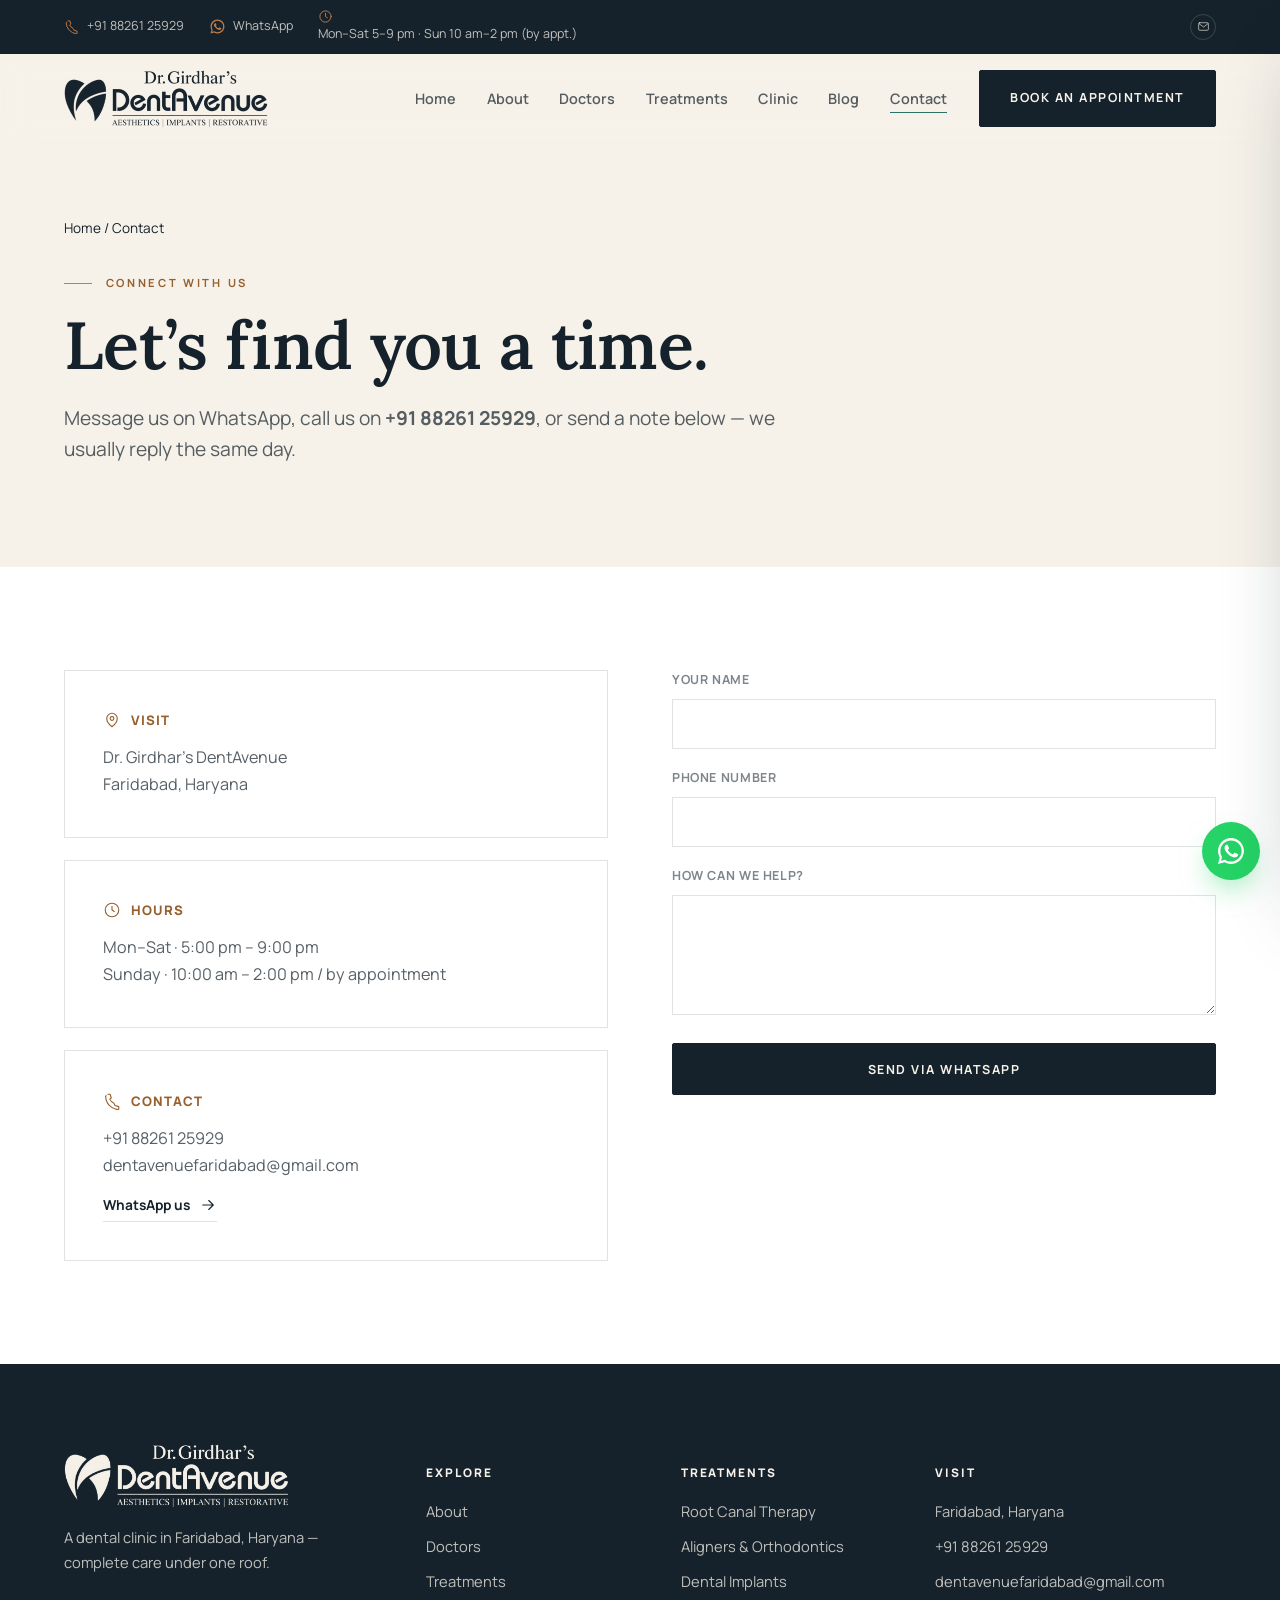
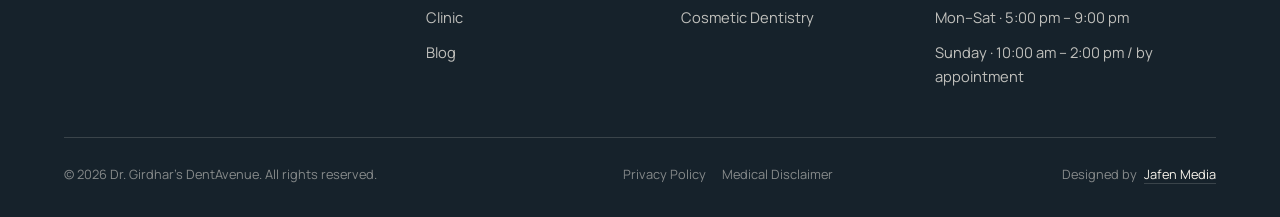
<file: contact.html>
<!DOCTYPE html>
<html lang="en">
<head>
<meta charset="UTF-8">
<meta name="viewport" content="width=device-width, initial-scale=1">
<title>Contact — Dr. Girdhar's DentAvenue</title>
<meta name="description" content="Contact Dr. Girdhar's DentAvenue, Faridabad, Haryana.">
<link rel="preconnect" href="https://fonts.googleapis.com"><link rel="preconnect" href="https://fonts.gstatic.com" crossorigin>
<link href="https://fonts.googleapis.com/css2?family=Lora:ital,wght@0,500;0,600;0,700;1,500&family=Manrope:wght@400;500;600;700;800&display=swap" rel="stylesheet">
<meta name="theme-color" content="#16222B">
<noscript><style>[data-reveal]{opacity:1!important;transform:none!important}</style></noscript>
<link rel="icon" type="image/png" href="assets/img/favicon.png">
<link rel="apple-touch-icon" href="assets/img/favicon.png">
<meta property="og:type" content="website"><meta property="og:title" content="Contact — Dr. Girdhar's DentAvenue"><meta property="og:description" content="Contact Dr. Girdhar's DentAvenue, Faridabad, Haryana."><meta property="og:image" content="assets/img/og.jpg">
<link rel="stylesheet" href="assets/css/site.css?v=77bdec73">

</head>
<body>
<a class="skip-link" href="#main">Skip to content</a>

<div class="topbar"><div class="wrap topbar__row">
<div class="topbar__info">
<a href="tel:+918826125929"><svg class="ic" viewBox="0 0 24 24" width="18" height="18" fill="none" stroke="currentColor" stroke-width="1.5" stroke-linecap="round" stroke-linejoin="round" aria-hidden="true"><path d="M6.5 3h3l1.5 5-2 1.5a12 12 0 0 0 5.5 5.5L16 18l5 1.5v3a1 1 0 0 1-1.1 1A18 18 0 0 1 3.5 6.1 1 1 0 0 1 4.5 5"/></svg><span>+91 88261 25929</span></a>
<a href="https://wa.me/918826125929?text=Hello%20Dr.%20Girdhar%27s%20DentAvenue%2C%20how%20can%20I%20help%20you%3F" target="_blank" rel="noopener"><svg class="ic" viewBox="0 0 24 24" width="18" height="18" fill="currentColor" aria-hidden="true"><path d="M17.47 14.38c-.29-.14-1.7-.84-1.96-.94-.26-.1-.45-.14-.64.15-.19.29-.74.94-.91 1.13-.17.19-.34.21-.62.07-.29-.14-1.21-.45-2.3-1.42-.85-.76-1.42-1.7-1.59-1.98-.17-.29-.02-.44.13-.58.13-.13.29-.34.43-.51.14-.17.19-.29.29-.48.1-.19.05-.36-.02-.51-.07-.14-.64-1.55-.88-2.12-.23-.55-.47-.48-.64-.48h-.55c-.19 0-.5.07-.76.36-.26.29-1 .98-1 2.38 0 1.4 1.02 2.76 1.17 2.95.14.19 2.01 3.08 4.88 4.32.68.29 1.21.47 1.63.6.68.22 1.31.19 1.8.12.55-.08 1.7-.69 1.94-1.36.24-.67.24-1.24.17-1.36-.07-.12-.26-.19-.55-.33z"/><path d="M12 .9C5.87.9.9 5.87.9 12c0 1.95.51 3.86 1.48 5.55L.8 23.1l5.68-1.49A11.06 11.06 0 0 0 12 23.1c6.13 0 11.1-4.97 11.1-11.1S18.13.9 12 .9zm0 20.2c-1.72 0-3.4-.46-4.87-1.34l-.35-.21-3.37.89.9-3.29-.23-.35A9.06 9.06 0 0 1 2.9 12 9.1 9.1 0 1 1 12 21.1z"/></svg><span>WhatsApp</span></a>
<span><svg class="ic" viewBox="0 0 24 24" width="18" height="18" fill="none" stroke="currentColor" stroke-width="1.5" stroke-linecap="round" stroke-linejoin="round" aria-hidden="true"><circle cx="12" cy="12" r="9"/><path d="M12 7v5l3 2"/></svg><span>Mon–Sat 5–9 pm · Sun 10 am–2 pm (by appt.)</span></span>
</div>
<div class="topbar__soc">
<a href="mailto:dentavenuefaridabad@gmail.com" aria-label="Email"><svg class="ic" viewBox="0 0 24 24" width="18" height="18" fill="none" stroke="currentColor" stroke-width="1.5" stroke-linecap="round" stroke-linejoin="round" aria-hidden="true"><rect x="3" y="5" width="18" height="14" rx="2"/><path d="M4 7l8 6 8-6"/></svg></a>
</div>
</div></div>

<header class="site-header" data-header>
<div class="wrap nav">
<a class="brand" href="index.html">
<img class="brand__logo" src="assets/img/logo-dark.png" alt="Dr. Girdhar's DentAvenue">
</a>
<ul class="nav__menu"><li><a href="index.html">Home</a></li><li><a href="about.html">About</a></li><li><a href="doctors.html">Doctors</a></li><li><a href="treatments.html">Treatments</a></li><li><a href="clinic.html">Clinic</a></li><li><a href="blog.html">Blog</a></li><li><a href="contact.html" aria-current="page">Contact</a></li></ul>
<a class="btn nav__cta" href="https://wa.me/918826125929?text=Hello%20Dr.%20Girdhar%27s%20DentAvenue%2C%20I%20would%20like%20to%20book%20an%20appointment." target="_blank" rel="noopener">Book an Appointment</a>
<button class="nav__toggle" data-nav-toggle aria-label="Open menu" aria-expanded="false"><svg viewBox="0 0 24 24" width="18" height="18" fill="none" stroke="currentColor" stroke-width="1.6" aria-hidden="true"><path d="M3 6h18M3 12h18M3 18h18"/></svg></button>
</div>
</header>

<div class="nav-scrim" data-nav-scrim></div>
<nav class="mobile-nav" data-mobile-nav aria-label="Mobile">
<button class="mobile-nav__close" data-nav-close aria-label="Close menu"><svg viewBox="0 0 24 24" width="20" height="20" fill="none" stroke="currentColor" stroke-width="1.6" aria-hidden="true"><path d="M6 6l12 12M18 6L6 18"/></svg></button>
<ul><li><a href="index.html">Home</a></li><li><a href="about.html">About</a></li><li><a href="doctors.html">Doctors</a></li><li><a href="treatments.html">Treatments</a></li><li><a href="clinic.html">Clinic</a></li><li><a href="blog.html">Blog</a></li><li><a href="contact.html">Contact</a></li></ul>
<a class="btn" style="width:100%;justify-content:center" href="https://wa.me/918826125929?text=Hello%20Dr.%20Girdhar%27s%20DentAvenue%2C%20I%20would%20like%20to%20book%20an%20appointment." target="_blank" rel="noopener">Book an Appointment</a>
</nav>

<main id="main">
<section class="section" style="padding-top:clamp(3rem,6vw,4.5rem)"><div class="wrap">
<nav aria-label="Breadcrumb" class="muted" style="font-size:.85rem;margin-bottom:1.6rem"><a href="index.html">Home</a> / Contact</nav>
<span class="eyebrow">Connect with us</span>
<h1 class="display-1" style="max-width:16ch">Let&rsquo;s find you a time.</h1>
<p class="lead" style="margin-top:1.4rem;max-width:60ch">Message us on WhatsApp, call us on <a href="tel:+918826125929" style="white-space:nowrap"><strong>+91 88261 25929</strong></a>, or send a note below — we usually reply the same day.</p>
</div></section><section class="section bg-card"><div class="wrap contact-grid">
<div data-reveal>
<div class="contact-card"><h3><svg class="ic" viewBox="0 0 24 24" width="18" height="18" fill="none" stroke="currentColor" stroke-width="1.5" stroke-linecap="round" stroke-linejoin="round" aria-hidden="true"><path d="M12 21s7-5.5 7-11a7 7 0 1 0-14 0c0 5.5 7 11 7 11z"/><circle cx="12" cy="10" r="2.5"/></svg>Visit</h3><p>Dr. Girdhar's DentAvenue<br>Faridabad, Haryana</p></div>
<div class="contact-card"><h3><svg class="ic" viewBox="0 0 24 24" width="18" height="18" fill="none" stroke="currentColor" stroke-width="1.5" stroke-linecap="round" stroke-linejoin="round" aria-hidden="true"><circle cx="12" cy="12" r="9"/><path d="M12 7v5l3 2"/></svg>Hours</h3><p>Mon–Sat · 5:00 pm – 9:00 pm<br>Sunday · 10:00 am – 2:00 pm / by appointment</p></div>
<div class="contact-card"><h3><svg class="ic" viewBox="0 0 24 24" width="18" height="18" fill="none" stroke="currentColor" stroke-width="1.5" stroke-linecap="round" stroke-linejoin="round" aria-hidden="true"><path d="M6.5 3h3l1.5 5-2 1.5a12 12 0 0 0 5.5 5.5L16 18l5 1.5v3a1 1 0 0 1-1.1 1A18 18 0 0 1 3.5 6.1 1 1 0 0 1 4.5 5"/></svg>Contact</h3><p><a href="tel:+918826125929">+91 88261 25929</a><br><a href="mailto:dentavenuefaridabad@gmail.com">dentavenuefaridabad@gmail.com</a></p><a class="text-link" href="https://wa.me/918826125929?text=Hello%20Dr.%20Girdhar%27s%20DentAvenue%2C%20I%20would%20like%20to%20book%20an%20appointment." target="_blank" rel="noopener">WhatsApp us<svg class="ic" viewBox="0 0 24 24" width="18" height="18" fill="none" stroke="currentColor" stroke-width="1.5" stroke-linecap="round" stroke-linejoin="round" aria-hidden="true"><path d="M5 12h14M13 6l6 6-6 6"/></svg></a></div>
</div>
<div data-reveal>
<form data-wa-form>
<div class="formfield"><label for="cf-name">Your name</label><input id="cf-name" name="name" type="text" required></div>
<div class="formfield"><label for="cf-phone">Phone number</label><input id="cf-phone" name="phone" type="tel"></div>
<div class="formfield"><label for="cf-msg">How can we help?</label><textarea id="cf-msg" name="message" required></textarea></div>
<button class="btn" type="submit" style="width:100%;justify-content:center">Send via WhatsApp</button>
<p class="form__msg"></p>
</form>
</div>
</div></section>
</main>

<footer class="site-footer">
<div class="wrap footer-grid">
<div>
<img loading="lazy" decoding="async" class="footer-logo" src="assets/img/logo-light.png" alt="Dr. Girdhar's DentAvenue">
<p class="footer-brand__stmt">A dental clinic in Faridabad, Haryana — complete care under one roof.</p>
</div>
<div class="footer-col"><h5>Explore</h5><ul>
<li><a href="about.html">About</a></li><li><a href="doctors.html">Doctors</a></li>
<li><a href="treatments.html">Treatments</a></li><li><a href="clinic.html">Clinic</a></li><li><a href="blog.html">Blog</a></li></ul></div>
<div class="footer-col"><h5>Treatments</h5><ul>
<li><a href="treatments.html#root-canal">Root Canal Therapy</a></li><li><a href="treatments.html#aligners">Aligners &amp; Orthodontics</a></li>
<li><a href="treatments.html#implants">Dental Implants</a></li><li><a href="treatments.html#cosmetic">Cosmetic Dentistry</a></li></ul></div>
<div class="footer-col"><h5>Visit</h5><ul>
<li>Faridabad, Haryana</li><li><a href="tel:+918826125929">+91 88261 25929</a></li>
<li><a href="mailto:dentavenuefaridabad@gmail.com">dentavenuefaridabad@gmail.com</a></li><li>Mon–Sat · 5:00 pm – 9:00 pm</li><li>Sunday · 10:00 am – 2:00 pm / by appointment</li></ul></div>
</div>
<div class="wrap footer-bottom">
<span>&copy; 2026 Dr. Girdhar's DentAvenue. All rights reserved.</span>
<span class="footer-bottom__links"><a href="privacy.html">Privacy Policy</a><a href="disclaimer.html">Medical Disclaimer</a></span>
<span class="footer__credit">Designed by <a href="https://jafenmedia.com" target="_blank" rel="noopener">Jafen Media</a></span>
</div>
</footer>

<a class="wa-fab" href="https://wa.me/918826125929?text=Hello%20Dr.%20Girdhar%27s%20DentAvenue%2C%20how%20can%20I%20help%20you%3F" target="_blank" rel="noopener" aria-label="Chat on WhatsApp"><svg class="ic" viewBox="0 0 24 24" width="18" height="18" fill="currentColor" aria-hidden="true"><path d="M17.47 14.38c-.29-.14-1.7-.84-1.96-.94-.26-.1-.45-.14-.64.15-.19.29-.74.94-.91 1.13-.17.19-.34.21-.62.07-.29-.14-1.21-.45-2.3-1.42-.85-.76-1.42-1.7-1.59-1.98-.17-.29-.02-.44.13-.58.13-.13.29-.34.43-.51.14-.17.19-.29.29-.48.1-.19.05-.36-.02-.51-.07-.14-.64-1.55-.88-2.12-.23-.55-.47-.48-.64-.48h-.55c-.19 0-.5.07-.76.36-.26.29-1 .98-1 2.38 0 1.4 1.02 2.76 1.17 2.95.14.19 2.01 3.08 4.88 4.32.68.29 1.21.47 1.63.6.68.22 1.31.19 1.8.12.55-.08 1.7-.69 1.94-1.36.24-.67.24-1.24.17-1.36-.07-.12-.26-.19-.55-.33z"/><path d="M12 .9C5.87.9.9 5.87.9 12c0 1.95.51 3.86 1.48 5.55L.8 23.1l5.68-1.49A11.06 11.06 0 0 0 12 23.1c6.13 0 11.1-4.97 11.1-11.1S18.13.9 12 .9zm0 20.2c-1.72 0-3.4-.46-4.87-1.34l-.35-.21-3.37.89.9-3.29-.23-.35A9.06 9.06 0 0 1 2.9 12 9.1 9.1 0 1 1 12 21.1z"/></svg></a>
<nav class="mobar" aria-label="Quick contact"><div class="mobar__row">
<a href="tel:+918826125929"><svg class="ic" viewBox="0 0 24 24" width="18" height="18" fill="none" stroke="currentColor" stroke-width="1.5" stroke-linecap="round" stroke-linejoin="round" aria-hidden="true"><path d="M6.5 3h3l1.5 5-2 1.5a12 12 0 0 0 5.5 5.5L16 18l5 1.5v3a1 1 0 0 1-1.1 1A18 18 0 0 1 3.5 6.1 1 1 0 0 1 4.5 5"/></svg><span>Call</span></a>
<a href="https://wa.me/918826125929?text=Hello%20Dr.%20Girdhar%27s%20DentAvenue%2C%20how%20can%20I%20help%20you%3F" target="_blank" rel="noopener"><svg class="ic" viewBox="0 0 24 24" width="18" height="18" fill="currentColor" aria-hidden="true"><path d="M17.47 14.38c-.29-.14-1.7-.84-1.96-.94-.26-.1-.45-.14-.64.15-.19.29-.74.94-.91 1.13-.17.19-.34.21-.62.07-.29-.14-1.21-.45-2.3-1.42-.85-.76-1.42-1.7-1.59-1.98-.17-.29-.02-.44.13-.58.13-.13.29-.34.43-.51.14-.17.19-.29.29-.48.1-.19.05-.36-.02-.51-.07-.14-.64-1.55-.88-2.12-.23-.55-.47-.48-.64-.48h-.55c-.19 0-.5.07-.76.36-.26.29-1 .98-1 2.38 0 1.4 1.02 2.76 1.17 2.95.14.19 2.01 3.08 4.88 4.32.68.29 1.21.47 1.63.6.68.22 1.31.19 1.8.12.55-.08 1.7-.69 1.94-1.36.24-.67.24-1.24.17-1.36-.07-.12-.26-.19-.55-.33z"/><path d="M12 .9C5.87.9.9 5.87.9 12c0 1.95.51 3.86 1.48 5.55L.8 23.1l5.68-1.49A11.06 11.06 0 0 0 12 23.1c6.13 0 11.1-4.97 11.1-11.1S18.13.9 12 .9zm0 20.2c-1.72 0-3.4-.46-4.87-1.34l-.35-.21-3.37.89.9-3.29-.23-.35A9.06 9.06 0 0 1 2.9 12 9.1 9.1 0 1 1 12 21.1z"/></svg><span>Chat</span></a>
<a class="is-primary" href="https://wa.me/918826125929?text=Hello%20Dr.%20Girdhar%27s%20DentAvenue%2C%20I%20would%20like%20to%20book%20an%20appointment." target="_blank" rel="noopener"><svg class="ic" viewBox="0 0 24 24" width="18" height="18" fill="none" stroke="currentColor" stroke-width="1.5" stroke-linecap="round" stroke-linejoin="round" aria-hidden="true"><path d="M5 12h14M13 6l6 6-6 6"/></svg><span>Book</span></a>
</div></nav>

<script src="assets/js/site.js?v=81eb8e31"></script>
</body>
</html>
</file>
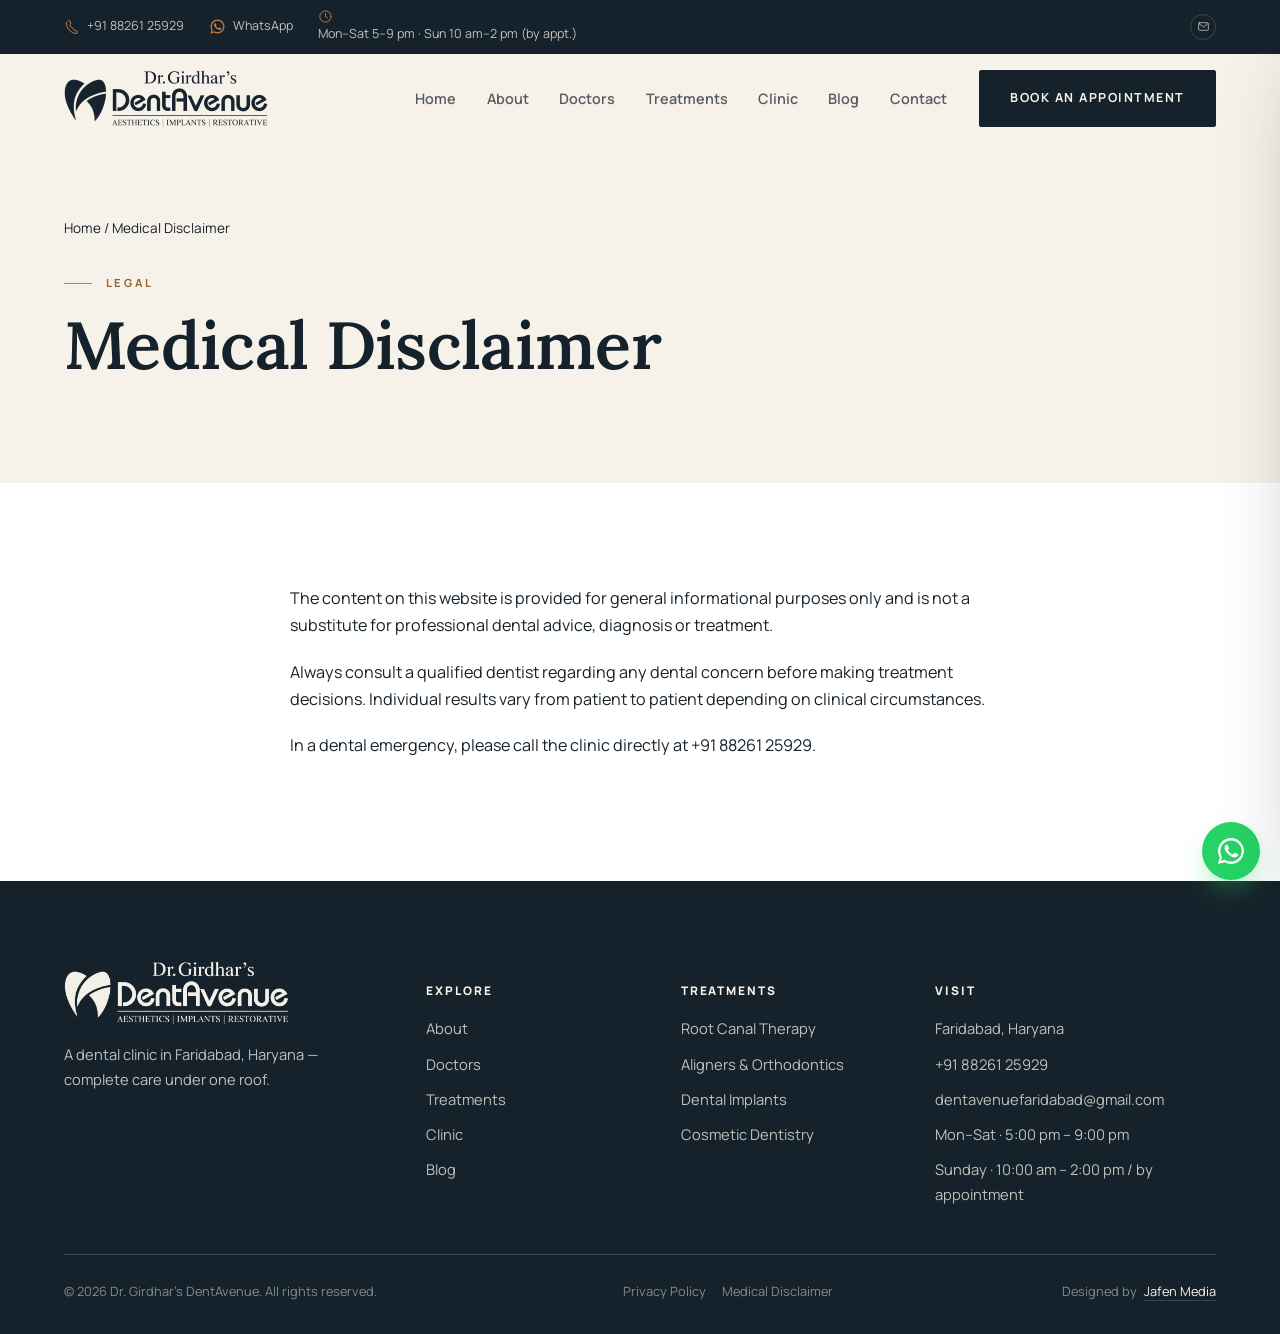
<file: disclaimer.html>
<!DOCTYPE html>
<html lang="en">
<head>
<meta charset="UTF-8">
<meta name="viewport" content="width=device-width, initial-scale=1">
<title>Medical Disclaimer — Dr. Girdhar's DentAvenue</title>
<meta name="description" content="Medical Disclaimer — Dr. Girdhar's DentAvenue.">
<link rel="preconnect" href="https://fonts.googleapis.com"><link rel="preconnect" href="https://fonts.gstatic.com" crossorigin>
<link href="https://fonts.googleapis.com/css2?family=Lora:ital,wght@0,500;0,600;0,700;1,500&family=Manrope:wght@400;500;600;700;800&display=swap" rel="stylesheet">
<meta name="theme-color" content="#16222B">
<noscript><style>[data-reveal]{opacity:1!important;transform:none!important}</style></noscript>
<link rel="icon" type="image/png" href="assets/img/favicon.png">
<link rel="apple-touch-icon" href="assets/img/favicon.png">
<meta property="og:type" content="website"><meta property="og:title" content="Medical Disclaimer — Dr. Girdhar's DentAvenue"><meta property="og:description" content="Medical Disclaimer — Dr. Girdhar's DentAvenue."><meta property="og:image" content="assets/img/og.jpg">
<link rel="stylesheet" href="assets/css/site.css?v=77bdec73">

</head>
<body>
<a class="skip-link" href="#main">Skip to content</a>

<div class="topbar"><div class="wrap topbar__row">
<div class="topbar__info">
<a href="tel:+918826125929"><svg class="ic" viewBox="0 0 24 24" width="18" height="18" fill="none" stroke="currentColor" stroke-width="1.5" stroke-linecap="round" stroke-linejoin="round" aria-hidden="true"><path d="M6.5 3h3l1.5 5-2 1.5a12 12 0 0 0 5.5 5.5L16 18l5 1.5v3a1 1 0 0 1-1.1 1A18 18 0 0 1 3.5 6.1 1 1 0 0 1 4.5 5"/></svg><span>+91 88261 25929</span></a>
<a href="https://wa.me/918826125929?text=Hello%20Dr.%20Girdhar%27s%20DentAvenue%2C%20how%20can%20I%20help%20you%3F" target="_blank" rel="noopener"><svg class="ic" viewBox="0 0 24 24" width="18" height="18" fill="currentColor" aria-hidden="true"><path d="M17.47 14.38c-.29-.14-1.7-.84-1.96-.94-.26-.1-.45-.14-.64.15-.19.29-.74.94-.91 1.13-.17.19-.34.21-.62.07-.29-.14-1.21-.45-2.3-1.42-.85-.76-1.42-1.7-1.59-1.98-.17-.29-.02-.44.13-.58.13-.13.29-.34.43-.51.14-.17.19-.29.29-.48.1-.19.05-.36-.02-.51-.07-.14-.64-1.55-.88-2.12-.23-.55-.47-.48-.64-.48h-.55c-.19 0-.5.07-.76.36-.26.29-1 .98-1 2.38 0 1.4 1.02 2.76 1.17 2.95.14.19 2.01 3.08 4.88 4.32.68.29 1.21.47 1.63.6.68.22 1.31.19 1.8.12.55-.08 1.7-.69 1.94-1.36.24-.67.24-1.24.17-1.36-.07-.12-.26-.19-.55-.33z"/><path d="M12 .9C5.87.9.9 5.87.9 12c0 1.95.51 3.86 1.48 5.55L.8 23.1l5.68-1.49A11.06 11.06 0 0 0 12 23.1c6.13 0 11.1-4.97 11.1-11.1S18.13.9 12 .9zm0 20.2c-1.72 0-3.4-.46-4.87-1.34l-.35-.21-3.37.89.9-3.29-.23-.35A9.06 9.06 0 0 1 2.9 12 9.1 9.1 0 1 1 12 21.1z"/></svg><span>WhatsApp</span></a>
<span><svg class="ic" viewBox="0 0 24 24" width="18" height="18" fill="none" stroke="currentColor" stroke-width="1.5" stroke-linecap="round" stroke-linejoin="round" aria-hidden="true"><circle cx="12" cy="12" r="9"/><path d="M12 7v5l3 2"/></svg><span>Mon–Sat 5–9 pm · Sun 10 am–2 pm (by appt.)</span></span>
</div>
<div class="topbar__soc">
<a href="mailto:dentavenuefaridabad@gmail.com" aria-label="Email"><svg class="ic" viewBox="0 0 24 24" width="18" height="18" fill="none" stroke="currentColor" stroke-width="1.5" stroke-linecap="round" stroke-linejoin="round" aria-hidden="true"><rect x="3" y="5" width="18" height="14" rx="2"/><path d="M4 7l8 6 8-6"/></svg></a>
</div>
</div></div>

<header class="site-header" data-header>
<div class="wrap nav">
<a class="brand" href="index.html">
<img class="brand__logo" src="assets/img/logo-dark.png" alt="Dr. Girdhar's DentAvenue">
</a>
<ul class="nav__menu"><li><a href="index.html">Home</a></li><li><a href="about.html">About</a></li><li><a href="doctors.html">Doctors</a></li><li><a href="treatments.html">Treatments</a></li><li><a href="clinic.html">Clinic</a></li><li><a href="blog.html">Blog</a></li><li><a href="contact.html">Contact</a></li></ul>
<a class="btn nav__cta" href="https://wa.me/918826125929?text=Hello%20Dr.%20Girdhar%27s%20DentAvenue%2C%20I%20would%20like%20to%20book%20an%20appointment." target="_blank" rel="noopener">Book an Appointment</a>
<button class="nav__toggle" data-nav-toggle aria-label="Open menu" aria-expanded="false"><svg viewBox="0 0 24 24" width="18" height="18" fill="none" stroke="currentColor" stroke-width="1.6" aria-hidden="true"><path d="M3 6h18M3 12h18M3 18h18"/></svg></button>
</div>
</header>

<div class="nav-scrim" data-nav-scrim></div>
<nav class="mobile-nav" data-mobile-nav aria-label="Mobile">
<button class="mobile-nav__close" data-nav-close aria-label="Close menu"><svg viewBox="0 0 24 24" width="20" height="20" fill="none" stroke="currentColor" stroke-width="1.6" aria-hidden="true"><path d="M6 6l12 12M18 6L6 18"/></svg></button>
<ul><li><a href="index.html">Home</a></li><li><a href="about.html">About</a></li><li><a href="doctors.html">Doctors</a></li><li><a href="treatments.html">Treatments</a></li><li><a href="clinic.html">Clinic</a></li><li><a href="blog.html">Blog</a></li><li><a href="contact.html">Contact</a></li></ul>
<a class="btn" style="width:100%;justify-content:center" href="https://wa.me/918826125929?text=Hello%20Dr.%20Girdhar%27s%20DentAvenue%2C%20I%20would%20like%20to%20book%20an%20appointment." target="_blank" rel="noopener">Book an Appointment</a>
</nav>

<main id="main">
<section class="section" style="padding-top:clamp(3rem,6vw,4.5rem)"><div class="wrap">
<nav aria-label="Breadcrumb" class="muted" style="font-size:.85rem;margin-bottom:1.6rem"><a href="index.html">Home</a> / Medical Disclaimer</nav>
<span class="eyebrow">Legal</span>
<h1 class="display-1" style="max-width:18ch">Medical Disclaimer</h1>
</div></section><section class="section bg-card"><div class="wrap" style="max-width:70ch"><p class="muted" style="margin-bottom:1.2rem">The content on this website is provided for general informational purposes only and is not a substitute for professional dental advice, diagnosis or treatment.</p><p class="muted" style="margin-bottom:1.2rem">Always consult a qualified dentist regarding any dental concern before making treatment decisions. Individual results vary from patient to patient depending on clinical circumstances.</p><p class="muted" style="margin-bottom:1.2rem">In a dental emergency, please call the clinic directly at +91 88261 25929.</p></div></section>
</main>

<footer class="site-footer">
<div class="wrap footer-grid">
<div>
<img loading="lazy" decoding="async" class="footer-logo" src="assets/img/logo-light.png" alt="Dr. Girdhar's DentAvenue">
<p class="footer-brand__stmt">A dental clinic in Faridabad, Haryana — complete care under one roof.</p>
</div>
<div class="footer-col"><h5>Explore</h5><ul>
<li><a href="about.html">About</a></li><li><a href="doctors.html">Doctors</a></li>
<li><a href="treatments.html">Treatments</a></li><li><a href="clinic.html">Clinic</a></li><li><a href="blog.html">Blog</a></li></ul></div>
<div class="footer-col"><h5>Treatments</h5><ul>
<li><a href="treatments.html#root-canal">Root Canal Therapy</a></li><li><a href="treatments.html#aligners">Aligners &amp; Orthodontics</a></li>
<li><a href="treatments.html#implants">Dental Implants</a></li><li><a href="treatments.html#cosmetic">Cosmetic Dentistry</a></li></ul></div>
<div class="footer-col"><h5>Visit</h5><ul>
<li>Faridabad, Haryana</li><li><a href="tel:+918826125929">+91 88261 25929</a></li>
<li><a href="mailto:dentavenuefaridabad@gmail.com">dentavenuefaridabad@gmail.com</a></li><li>Mon–Sat · 5:00 pm – 9:00 pm</li><li>Sunday · 10:00 am – 2:00 pm / by appointment</li></ul></div>
</div>
<div class="wrap footer-bottom">
<span>&copy; 2026 Dr. Girdhar's DentAvenue. All rights reserved.</span>
<span class="footer-bottom__links"><a href="privacy.html">Privacy Policy</a><a href="disclaimer.html">Medical Disclaimer</a></span>
<span class="footer__credit">Designed by <a href="https://jafenmedia.com" target="_blank" rel="noopener">Jafen Media</a></span>
</div>
</footer>

<a class="wa-fab" href="https://wa.me/918826125929?text=Hello%20Dr.%20Girdhar%27s%20DentAvenue%2C%20how%20can%20I%20help%20you%3F" target="_blank" rel="noopener" aria-label="Chat on WhatsApp"><svg class="ic" viewBox="0 0 24 24" width="18" height="18" fill="currentColor" aria-hidden="true"><path d="M17.47 14.38c-.29-.14-1.7-.84-1.96-.94-.26-.1-.45-.14-.64.15-.19.29-.74.94-.91 1.13-.17.19-.34.21-.62.07-.29-.14-1.21-.45-2.3-1.42-.85-.76-1.42-1.7-1.59-1.98-.17-.29-.02-.44.13-.58.13-.13.29-.34.43-.51.14-.17.19-.29.29-.48.1-.19.05-.36-.02-.51-.07-.14-.64-1.55-.88-2.12-.23-.55-.47-.48-.64-.48h-.55c-.19 0-.5.07-.76.36-.26.29-1 .98-1 2.38 0 1.4 1.02 2.76 1.17 2.95.14.19 2.01 3.08 4.88 4.32.68.29 1.21.47 1.63.6.68.22 1.31.19 1.8.12.55-.08 1.7-.69 1.94-1.36.24-.67.24-1.24.17-1.36-.07-.12-.26-.19-.55-.33z"/><path d="M12 .9C5.87.9.9 5.87.9 12c0 1.95.51 3.86 1.48 5.55L.8 23.1l5.68-1.49A11.06 11.06 0 0 0 12 23.1c6.13 0 11.1-4.97 11.1-11.1S18.13.9 12 .9zm0 20.2c-1.72 0-3.4-.46-4.87-1.34l-.35-.21-3.37.89.9-3.29-.23-.35A9.06 9.06 0 0 1 2.9 12 9.1 9.1 0 1 1 12 21.1z"/></svg></a>
<nav class="mobar" aria-label="Quick contact"><div class="mobar__row">
<a href="tel:+918826125929"><svg class="ic" viewBox="0 0 24 24" width="18" height="18" fill="none" stroke="currentColor" stroke-width="1.5" stroke-linecap="round" stroke-linejoin="round" aria-hidden="true"><path d="M6.5 3h3l1.5 5-2 1.5a12 12 0 0 0 5.5 5.5L16 18l5 1.5v3a1 1 0 0 1-1.1 1A18 18 0 0 1 3.5 6.1 1 1 0 0 1 4.5 5"/></svg><span>Call</span></a>
<a href="https://wa.me/918826125929?text=Hello%20Dr.%20Girdhar%27s%20DentAvenue%2C%20how%20can%20I%20help%20you%3F" target="_blank" rel="noopener"><svg class="ic" viewBox="0 0 24 24" width="18" height="18" fill="currentColor" aria-hidden="true"><path d="M17.47 14.38c-.29-.14-1.7-.84-1.96-.94-.26-.1-.45-.14-.64.15-.19.29-.74.94-.91 1.13-.17.19-.34.21-.62.07-.29-.14-1.21-.45-2.3-1.42-.85-.76-1.42-1.7-1.59-1.98-.17-.29-.02-.44.13-.58.13-.13.29-.34.43-.51.14-.17.19-.29.29-.48.1-.19.05-.36-.02-.51-.07-.14-.64-1.55-.88-2.12-.23-.55-.47-.48-.64-.48h-.55c-.19 0-.5.07-.76.36-.26.29-1 .98-1 2.38 0 1.4 1.02 2.76 1.17 2.95.14.19 2.01 3.08 4.88 4.32.68.29 1.21.47 1.63.6.68.22 1.31.19 1.8.12.55-.08 1.7-.69 1.94-1.36.24-.67.24-1.24.17-1.36-.07-.12-.26-.19-.55-.33z"/><path d="M12 .9C5.87.9.9 5.87.9 12c0 1.95.51 3.86 1.48 5.55L.8 23.1l5.68-1.49A11.06 11.06 0 0 0 12 23.1c6.13 0 11.1-4.97 11.1-11.1S18.13.9 12 .9zm0 20.2c-1.72 0-3.4-.46-4.87-1.34l-.35-.21-3.37.89.9-3.29-.23-.35A9.06 9.06 0 0 1 2.9 12 9.1 9.1 0 1 1 12 21.1z"/></svg><span>Chat</span></a>
<a class="is-primary" href="https://wa.me/918826125929?text=Hello%20Dr.%20Girdhar%27s%20DentAvenue%2C%20I%20would%20like%20to%20book%20an%20appointment." target="_blank" rel="noopener"><svg class="ic" viewBox="0 0 24 24" width="18" height="18" fill="none" stroke="currentColor" stroke-width="1.5" stroke-linecap="round" stroke-linejoin="round" aria-hidden="true"><path d="M5 12h14M13 6l6 6-6 6"/></svg><span>Book</span></a>
</div></nav>

<script src="assets/js/site.js?v=81eb8e31"></script>
</body>
</html>
</file>
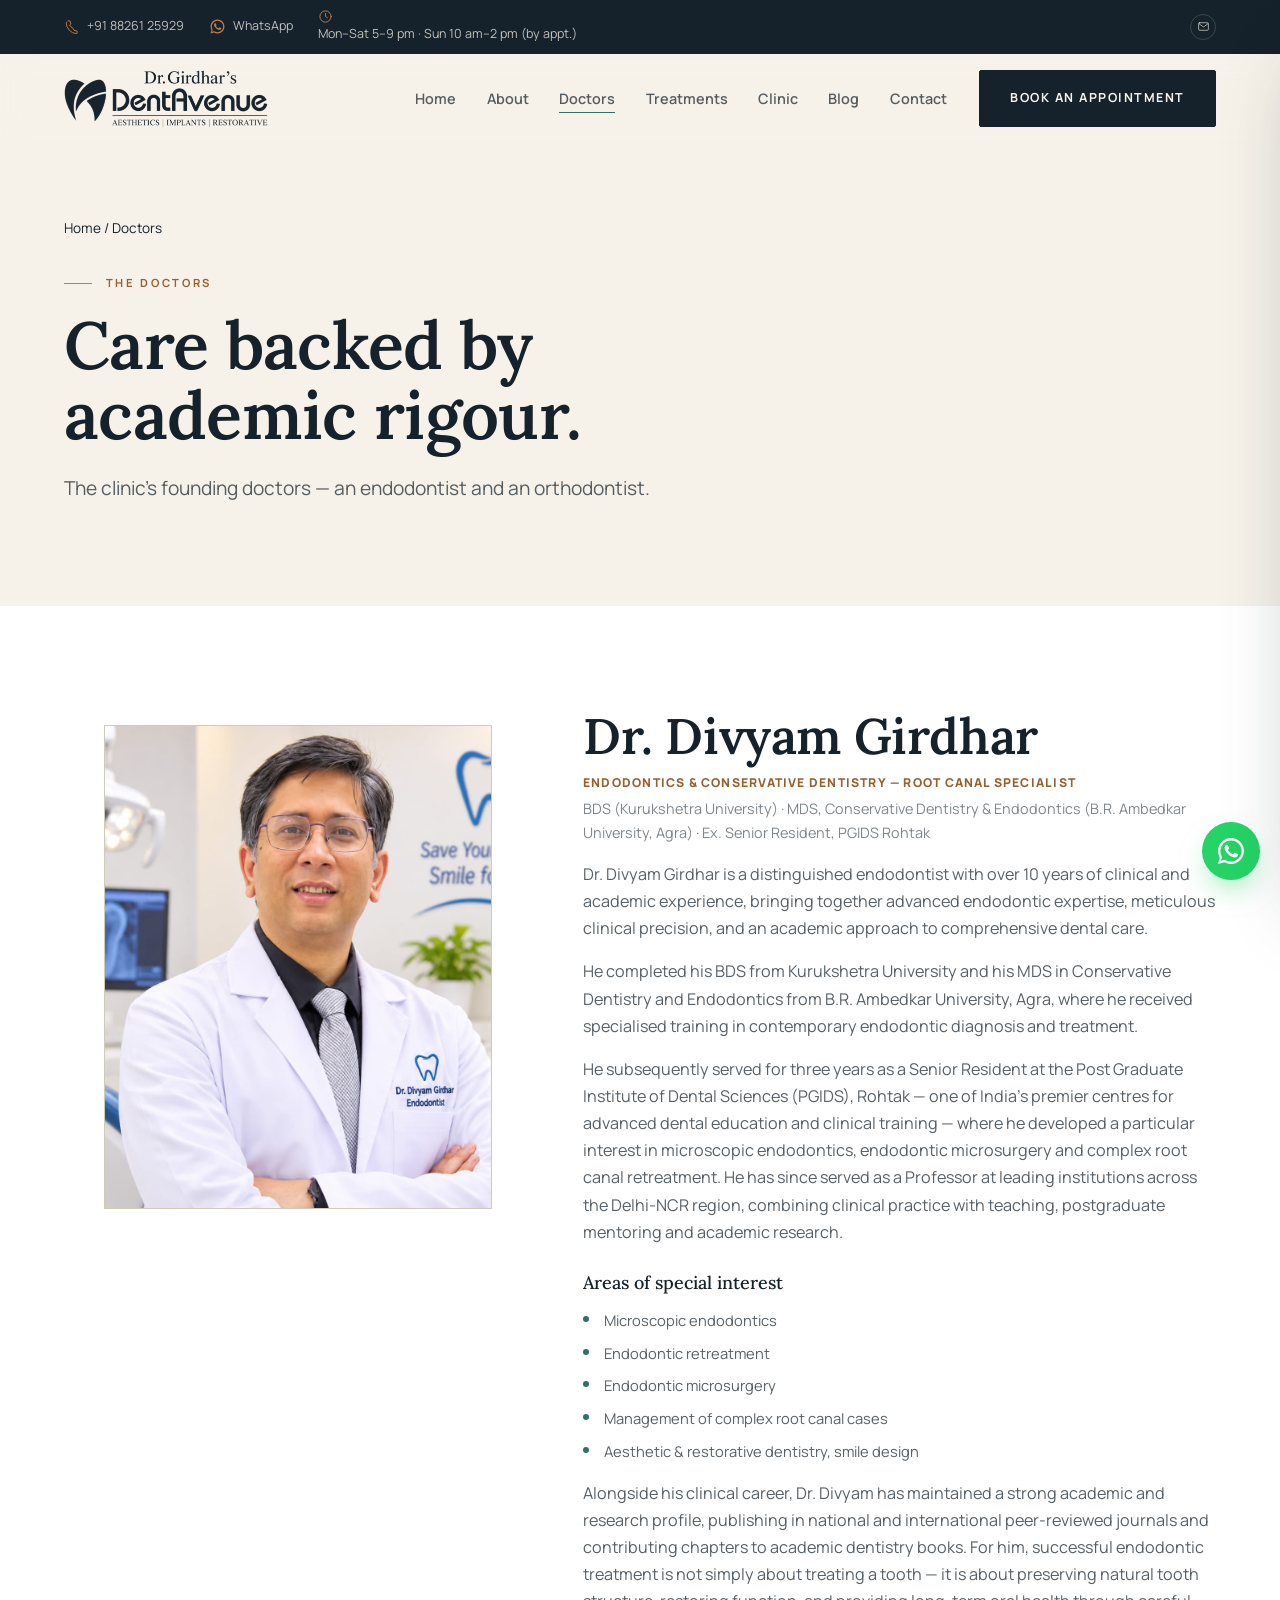
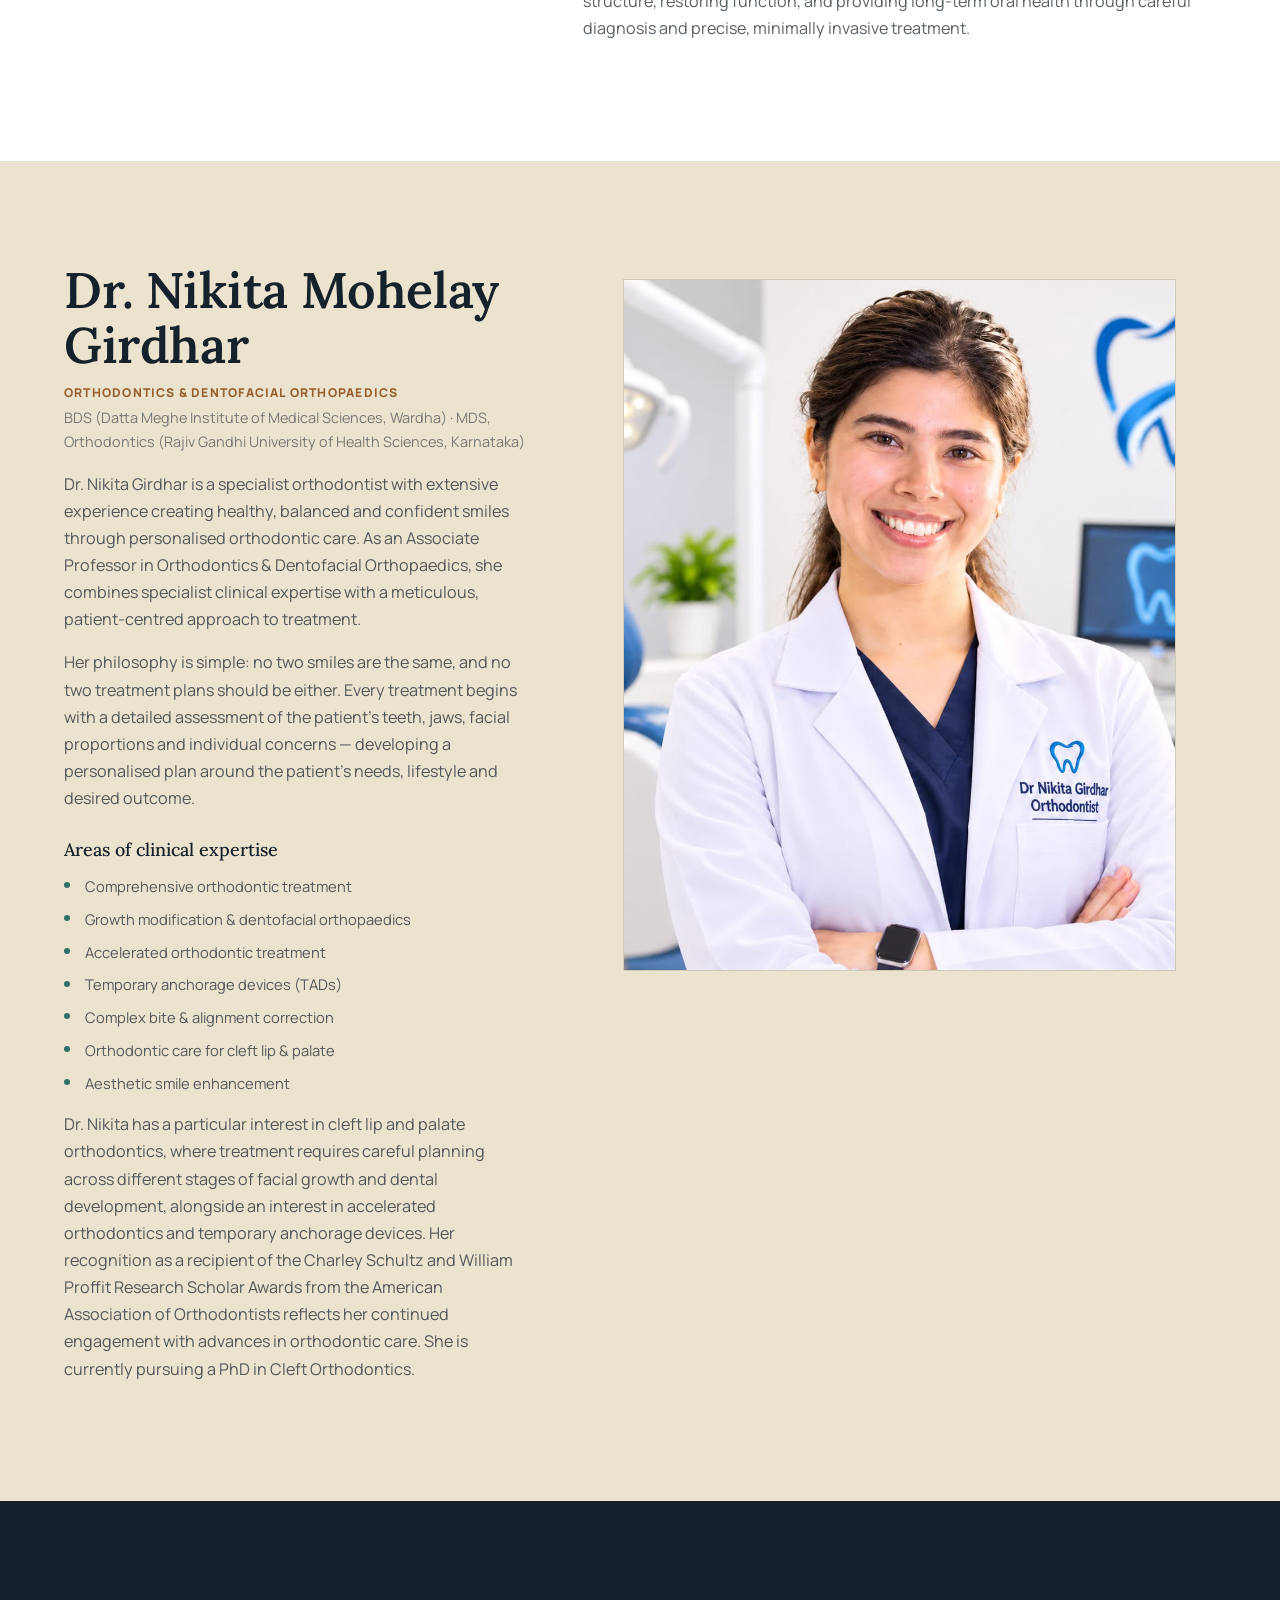
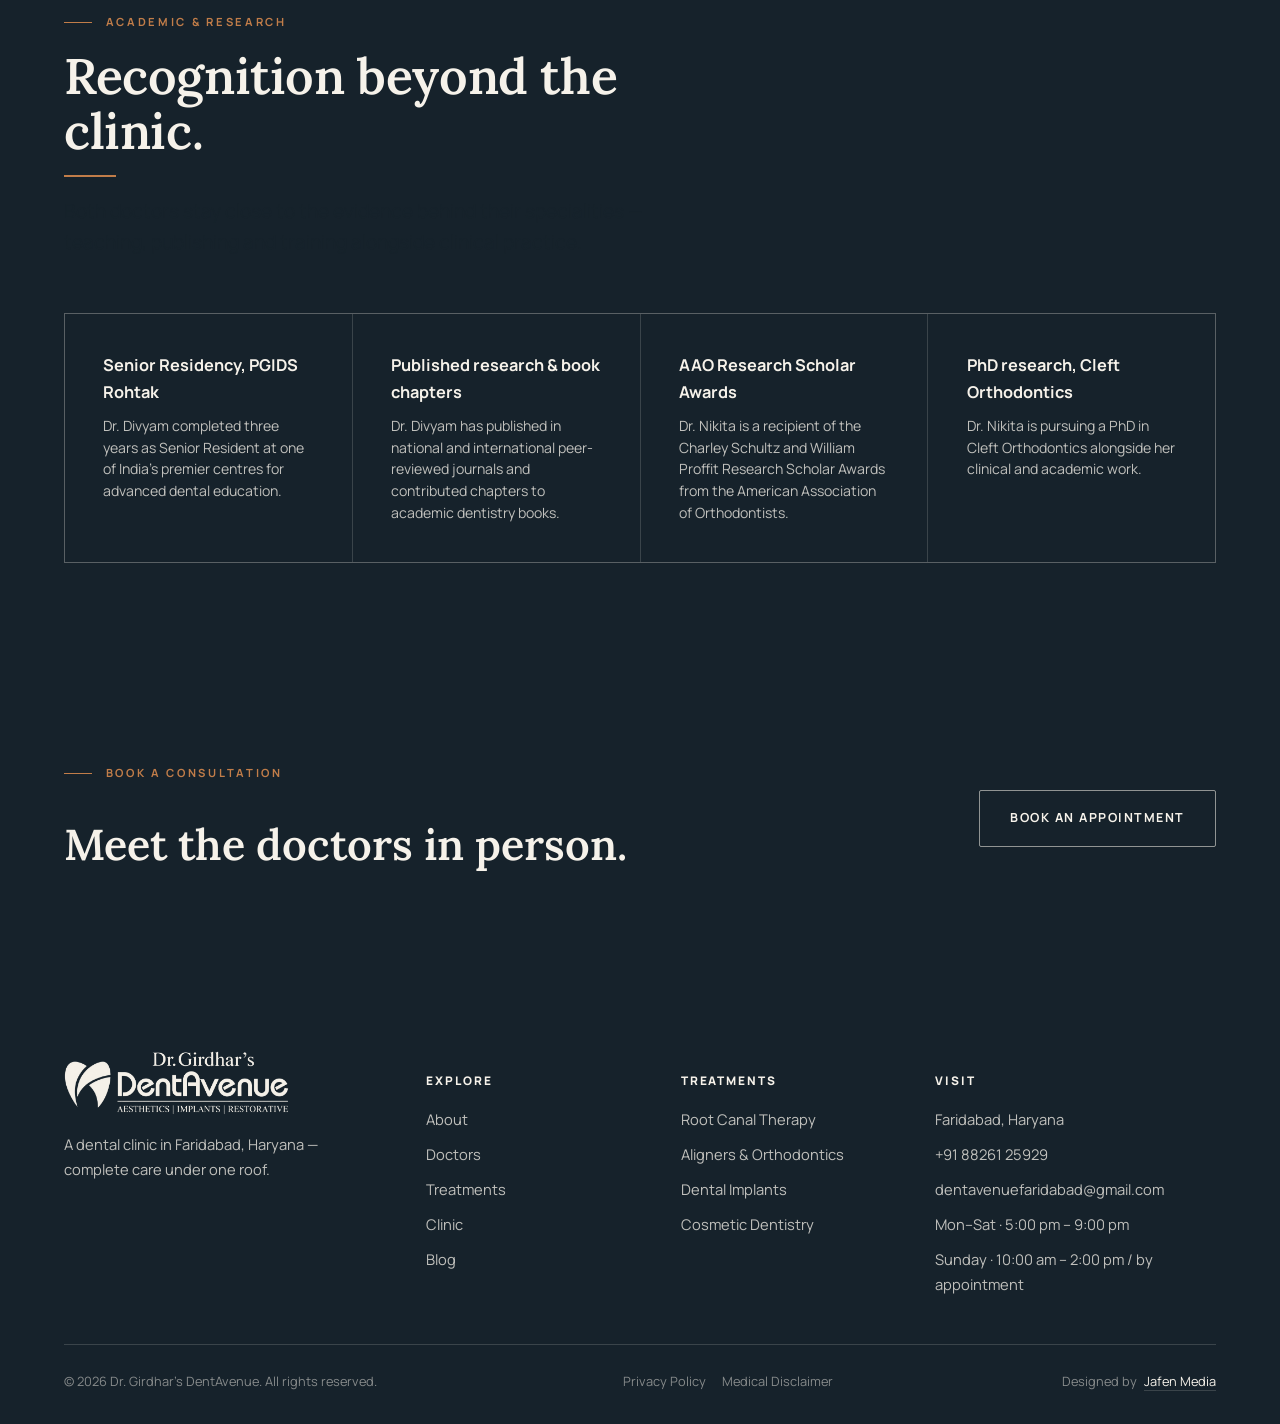
<file: doctors.html>
<!DOCTYPE html>
<html lang="en">
<head>
<meta charset="UTF-8">
<meta name="viewport" content="width=device-width, initial-scale=1">
<title>Doctors — Dr. Girdhar's DentAvenue</title>
<meta name="description" content="Dr. Divyam Girdhar (Endodontics) and Dr. Nikita Mohelay Girdhar (Orthodontics) — Dr. Girdhar's DentAvenue, Faridabad.">
<link rel="preconnect" href="https://fonts.googleapis.com"><link rel="preconnect" href="https://fonts.gstatic.com" crossorigin>
<link href="https://fonts.googleapis.com/css2?family=Lora:ital,wght@0,500;0,600;0,700;1,500&family=Manrope:wght@400;500;600;700;800&display=swap" rel="stylesheet">
<meta name="theme-color" content="#16222B">
<noscript><style>[data-reveal]{opacity:1!important;transform:none!important}</style></noscript>
<link rel="icon" type="image/png" href="assets/img/favicon.png">
<link rel="apple-touch-icon" href="assets/img/favicon.png">
<meta property="og:type" content="website"><meta property="og:title" content="Doctors — Dr. Girdhar's DentAvenue"><meta property="og:description" content="Dr. Divyam Girdhar (Endodontics) and Dr. Nikita Mohelay Girdhar (Orthodontics) — Dr. Girdhar's DentAvenue, Faridabad."><meta property="og:image" content="assets/img/og.jpg">
<link rel="stylesheet" href="assets/css/site.css?v=77bdec73">

</head>
<body>
<a class="skip-link" href="#main">Skip to content</a>

<div class="topbar"><div class="wrap topbar__row">
<div class="topbar__info">
<a href="tel:+918826125929"><svg class="ic" viewBox="0 0 24 24" width="18" height="18" fill="none" stroke="currentColor" stroke-width="1.5" stroke-linecap="round" stroke-linejoin="round" aria-hidden="true"><path d="M6.5 3h3l1.5 5-2 1.5a12 12 0 0 0 5.5 5.5L16 18l5 1.5v3a1 1 0 0 1-1.1 1A18 18 0 0 1 3.5 6.1 1 1 0 0 1 4.5 5"/></svg><span>+91 88261 25929</span></a>
<a href="https://wa.me/918826125929?text=Hello%20Dr.%20Girdhar%27s%20DentAvenue%2C%20how%20can%20I%20help%20you%3F" target="_blank" rel="noopener"><svg class="ic" viewBox="0 0 24 24" width="18" height="18" fill="currentColor" aria-hidden="true"><path d="M17.47 14.38c-.29-.14-1.7-.84-1.96-.94-.26-.1-.45-.14-.64.15-.19.29-.74.94-.91 1.13-.17.19-.34.21-.62.07-.29-.14-1.21-.45-2.3-1.42-.85-.76-1.42-1.7-1.59-1.98-.17-.29-.02-.44.13-.58.13-.13.29-.34.43-.51.14-.17.19-.29.29-.48.1-.19.05-.36-.02-.51-.07-.14-.64-1.55-.88-2.12-.23-.55-.47-.48-.64-.48h-.55c-.19 0-.5.07-.76.36-.26.29-1 .98-1 2.38 0 1.4 1.02 2.76 1.17 2.95.14.19 2.01 3.08 4.88 4.32.68.29 1.21.47 1.63.6.68.22 1.31.19 1.8.12.55-.08 1.7-.69 1.94-1.36.24-.67.24-1.24.17-1.36-.07-.12-.26-.19-.55-.33z"/><path d="M12 .9C5.87.9.9 5.87.9 12c0 1.95.51 3.86 1.48 5.55L.8 23.1l5.68-1.49A11.06 11.06 0 0 0 12 23.1c6.13 0 11.1-4.97 11.1-11.1S18.13.9 12 .9zm0 20.2c-1.72 0-3.4-.46-4.87-1.34l-.35-.21-3.37.89.9-3.29-.23-.35A9.06 9.06 0 0 1 2.9 12 9.1 9.1 0 1 1 12 21.1z"/></svg><span>WhatsApp</span></a>
<span><svg class="ic" viewBox="0 0 24 24" width="18" height="18" fill="none" stroke="currentColor" stroke-width="1.5" stroke-linecap="round" stroke-linejoin="round" aria-hidden="true"><circle cx="12" cy="12" r="9"/><path d="M12 7v5l3 2"/></svg><span>Mon–Sat 5–9 pm · Sun 10 am–2 pm (by appt.)</span></span>
</div>
<div class="topbar__soc">
<a href="mailto:dentavenuefaridabad@gmail.com" aria-label="Email"><svg class="ic" viewBox="0 0 24 24" width="18" height="18" fill="none" stroke="currentColor" stroke-width="1.5" stroke-linecap="round" stroke-linejoin="round" aria-hidden="true"><rect x="3" y="5" width="18" height="14" rx="2"/><path d="M4 7l8 6 8-6"/></svg></a>
</div>
</div></div>

<header class="site-header" data-header>
<div class="wrap nav">
<a class="brand" href="index.html">
<img class="brand__logo" src="assets/img/logo-dark.png" alt="Dr. Girdhar's DentAvenue">
</a>
<ul class="nav__menu"><li><a href="index.html">Home</a></li><li><a href="about.html">About</a></li><li><a href="doctors.html" aria-current="page">Doctors</a></li><li><a href="treatments.html">Treatments</a></li><li><a href="clinic.html">Clinic</a></li><li><a href="blog.html">Blog</a></li><li><a href="contact.html">Contact</a></li></ul>
<a class="btn nav__cta" href="https://wa.me/918826125929?text=Hello%20Dr.%20Girdhar%27s%20DentAvenue%2C%20I%20would%20like%20to%20book%20an%20appointment." target="_blank" rel="noopener">Book an Appointment</a>
<button class="nav__toggle" data-nav-toggle aria-label="Open menu" aria-expanded="false"><svg viewBox="0 0 24 24" width="18" height="18" fill="none" stroke="currentColor" stroke-width="1.6" aria-hidden="true"><path d="M3 6h18M3 12h18M3 18h18"/></svg></button>
</div>
</header>

<div class="nav-scrim" data-nav-scrim></div>
<nav class="mobile-nav" data-mobile-nav aria-label="Mobile">
<button class="mobile-nav__close" data-nav-close aria-label="Close menu"><svg viewBox="0 0 24 24" width="20" height="20" fill="none" stroke="currentColor" stroke-width="1.6" aria-hidden="true"><path d="M6 6l12 12M18 6L6 18"/></svg></button>
<ul><li><a href="index.html">Home</a></li><li><a href="about.html">About</a></li><li><a href="doctors.html">Doctors</a></li><li><a href="treatments.html">Treatments</a></li><li><a href="clinic.html">Clinic</a></li><li><a href="blog.html">Blog</a></li><li><a href="contact.html">Contact</a></li></ul>
<a class="btn" style="width:100%;justify-content:center" href="https://wa.me/918826125929?text=Hello%20Dr.%20Girdhar%27s%20DentAvenue%2C%20I%20would%20like%20to%20book%20an%20appointment." target="_blank" rel="noopener">Book an Appointment</a>
</nav>

<main id="main">
<section class="section" style="padding-top:clamp(3rem,6vw,4.5rem)"><div class="wrap">
<nav aria-label="Breadcrumb" class="muted" style="font-size:.85rem;margin-bottom:1.6rem"><a href="index.html">Home</a> / Doctors</nav>
<span class="eyebrow">The doctors</span>
<h1 class="display-1" style="max-width:16ch">Care backed by academic rigour.</h1>
<p class="lead" style="margin-top:1.4rem;max-width:60ch">The clinic's founding doctors — an endodontist and an orthodontist.</p>
</div></section><section class="section bg-card"><div class="wrap doc" data-reveal>
<div class="doc__media"><figure class="frame frame--tall"><img loading="lazy" decoding="async" src="assets/img/dr-divyam.jpg" alt="Dr. Divyam Girdhar, Endodontist"></figure></div>
<div>
<h2 class="display-2">Dr. Divyam Girdhar</h2>
<p class="doc__role">Endodontics &amp; Conservative Dentistry — Root Canal Specialist</p>
<p class="doc__qual">BDS (Kurukshetra University) &middot; MDS, Conservative Dentistry &amp; Endodontics (B.R. Ambedkar University, Agra) &middot; Ex. Senior Resident, PGIDS Rohtak</p>
<div class="doc__bio">
<p>Dr. Divyam Girdhar is a distinguished endodontist with over 10 years of clinical and academic experience, bringing together advanced endodontic expertise, meticulous clinical precision, and an academic approach to comprehensive dental care.</p>
<p>He completed his BDS from Kurukshetra University and his MDS in Conservative Dentistry and Endodontics from B.R. Ambedkar University, Agra, where he received specialised training in contemporary endodontic diagnosis and treatment.</p>
<p>He subsequently served for three years as a Senior Resident at the Post Graduate Institute of Dental Sciences (PGIDS), Rohtak — one of India's premier centres for advanced dental education and clinical training — where he developed a particular interest in microscopic endodontics, endodontic microsurgery and complex root canal retreatment. He has since served as a Professor at leading institutions across the Delhi-NCR region, combining clinical practice with teaching, postgraduate mentoring and academic research.</p>
<h4>Areas of special interest</h4>
<ul class="doc__list">
<li>Microscopic endodontics</li>
<li>Endodontic retreatment</li>
<li>Endodontic microsurgery</li>
<li>Management of complex root canal cases</li>
<li>Aesthetic &amp; restorative dentistry, smile design</li>
</ul>
<p>Alongside his clinical career, Dr. Divyam has maintained a strong academic and research profile, publishing in national and international peer-reviewed journals and contributing chapters to academic dentistry books. For him, successful endodontic treatment is not simply about treating a tooth — it is about preserving natural tooth structure, restoring function, and providing long-term oral health through careful diagnosis and precise, minimally invasive treatment.</p>
</div>
</div>
</div></section><section class="section bg-band"><div class="wrap doc doc--rev" data-reveal>
<div>
<h2 class="display-2">Dr. Nikita Mohelay Girdhar</h2>
<p class="doc__role">Orthodontics &amp; Dentofacial Orthopaedics</p>
<p class="doc__qual">BDS (Datta Meghe Institute of Medical Sciences, Wardha) &middot; MDS, Orthodontics (Rajiv Gandhi University of Health Sciences, Karnataka)</p>
<div class="doc__bio">
<p>Dr. Nikita Girdhar is a specialist orthodontist with extensive experience creating healthy, balanced and confident smiles through personalised orthodontic care. As an Associate Professor in Orthodontics &amp; Dentofacial Orthopaedics, she combines specialist clinical expertise with a meticulous, patient-centred approach to treatment.</p>
<p>Her philosophy is simple: no two smiles are the same, and no two treatment plans should be either. Every treatment begins with a detailed assessment of the patient's teeth, jaws, facial proportions and individual concerns — developing a personalised plan around the patient's needs, lifestyle and desired outcome.</p>
<h4>Areas of clinical expertise</h4>
<ul class="doc__list">
<li>Comprehensive orthodontic treatment</li>
<li>Growth modification &amp; dentofacial orthopaedics</li>
<li>Accelerated orthodontic treatment</li>
<li>Temporary anchorage devices (TADs)</li>
<li>Complex bite &amp; alignment correction</li>
<li>Orthodontic care for cleft lip &amp; palate</li>
<li>Aesthetic smile enhancement</li>
</ul>
<p>Dr. Nikita has a particular interest in cleft lip and palate orthodontics, where treatment requires careful planning across different stages of facial growth and dental development, alongside an interest in accelerated orthodontics and temporary anchorage devices. Her recognition as a recipient of the Charley Schultz and William Proffit Research Scholar Awards from the American Association of Orthodontists reflects her continued engagement with advances in orthodontic care. She is currently pursuing a PhD in Cleft Orthodontics.</p>
</div>
</div>
<div class="doc__media"><figure class="frame frame--tall"><img loading="lazy" decoding="async" src="assets/img/dr-nikita.jpg" alt="Dr. Nikita Mohelay Girdhar, Orthodontist"></figure></div>
</div></section><section class="section bg-ink"><div class="wrap">
<div class="section-head" data-reveal><span class="eyebrow  eyebrow--light">Academic &amp; research</span><h2 class="display-2">Recognition beyond the clinic.</h2><span class="section-head__rule"></span><p class="lead" style="margin-top:1.2rem">Both doctors stay close to the evidence behind their specialities — teaching, publishing and training alongside clinical practice.</p></div>
<div class="feat-grid stagger" data-reveal>
<div class="feat"><h3>Senior Residency, PGIDS Rohtak</h3><p>Dr. Divyam completed three years as Senior Resident at one of India&rsquo;s premier centres for advanced dental education.</p></div>
<div class="feat"><h3>Published research &amp; book chapters</h3><p>Dr. Divyam has published in national and international peer-reviewed journals and contributed chapters to academic dentistry books.</p></div>
<div class="feat"><h3>AAO Research Scholar Awards</h3><p>Dr. Nikita is a recipient of the Charley Schultz and William Proffit Research Scholar Awards from the American Association of Orthodontists.</p></div>
<div class="feat"><h3>PhD research, Cleft Orthodontics</h3><p>Dr. Nikita is pursuing a PhD in Cleft Orthodontics alongside her clinical and academic work.</p></div>
</div>
</div></section><section class="ctaband"><div class="wrap ctaband__row" data-reveal>
<div><span class="eyebrow eyebrow--light">Book a consultation</span><h2>Meet the doctors in person.</h2></div>
<div class="ctaband__btns"><a class="btn btn--cream" href="https://wa.me/918826125929?text=Hello%20Dr.%20Girdhar%27s%20DentAvenue%2C%20I%20would%20like%20to%20book%20an%20appointment." target="_blank" rel="noopener">Book an Appointment</a></div>
</div></section>
</main>

<footer class="site-footer">
<div class="wrap footer-grid">
<div>
<img loading="lazy" decoding="async" class="footer-logo" src="assets/img/logo-light.png" alt="Dr. Girdhar's DentAvenue">
<p class="footer-brand__stmt">A dental clinic in Faridabad, Haryana — complete care under one roof.</p>
</div>
<div class="footer-col"><h5>Explore</h5><ul>
<li><a href="about.html">About</a></li><li><a href="doctors.html">Doctors</a></li>
<li><a href="treatments.html">Treatments</a></li><li><a href="clinic.html">Clinic</a></li><li><a href="blog.html">Blog</a></li></ul></div>
<div class="footer-col"><h5>Treatments</h5><ul>
<li><a href="treatments.html#root-canal">Root Canal Therapy</a></li><li><a href="treatments.html#aligners">Aligners &amp; Orthodontics</a></li>
<li><a href="treatments.html#implants">Dental Implants</a></li><li><a href="treatments.html#cosmetic">Cosmetic Dentistry</a></li></ul></div>
<div class="footer-col"><h5>Visit</h5><ul>
<li>Faridabad, Haryana</li><li><a href="tel:+918826125929">+91 88261 25929</a></li>
<li><a href="mailto:dentavenuefaridabad@gmail.com">dentavenuefaridabad@gmail.com</a></li><li>Mon–Sat · 5:00 pm – 9:00 pm</li><li>Sunday · 10:00 am – 2:00 pm / by appointment</li></ul></div>
</div>
<div class="wrap footer-bottom">
<span>&copy; 2026 Dr. Girdhar's DentAvenue. All rights reserved.</span>
<span class="footer-bottom__links"><a href="privacy.html">Privacy Policy</a><a href="disclaimer.html">Medical Disclaimer</a></span>
<span class="footer__credit">Designed by <a href="https://jafenmedia.com" target="_blank" rel="noopener">Jafen Media</a></span>
</div>
</footer>

<a class="wa-fab" href="https://wa.me/918826125929?text=Hello%20Dr.%20Girdhar%27s%20DentAvenue%2C%20how%20can%20I%20help%20you%3F" target="_blank" rel="noopener" aria-label="Chat on WhatsApp"><svg class="ic" viewBox="0 0 24 24" width="18" height="18" fill="currentColor" aria-hidden="true"><path d="M17.47 14.38c-.29-.14-1.7-.84-1.96-.94-.26-.1-.45-.14-.64.15-.19.29-.74.94-.91 1.13-.17.19-.34.21-.62.07-.29-.14-1.21-.45-2.3-1.42-.85-.76-1.42-1.7-1.59-1.98-.17-.29-.02-.44.13-.58.13-.13.29-.34.43-.51.14-.17.19-.29.29-.48.1-.19.05-.36-.02-.51-.07-.14-.64-1.55-.88-2.12-.23-.55-.47-.48-.64-.48h-.55c-.19 0-.5.07-.76.36-.26.29-1 .98-1 2.38 0 1.4 1.02 2.76 1.17 2.95.14.19 2.01 3.08 4.88 4.32.68.29 1.21.47 1.63.6.68.22 1.31.19 1.8.12.55-.08 1.7-.69 1.94-1.36.24-.67.24-1.24.17-1.36-.07-.12-.26-.19-.55-.33z"/><path d="M12 .9C5.87.9.9 5.87.9 12c0 1.95.51 3.86 1.48 5.55L.8 23.1l5.68-1.49A11.06 11.06 0 0 0 12 23.1c6.13 0 11.1-4.97 11.1-11.1S18.13.9 12 .9zm0 20.2c-1.72 0-3.4-.46-4.87-1.34l-.35-.21-3.37.89.9-3.29-.23-.35A9.06 9.06 0 0 1 2.9 12 9.1 9.1 0 1 1 12 21.1z"/></svg></a>
<nav class="mobar" aria-label="Quick contact"><div class="mobar__row">
<a href="tel:+918826125929"><svg class="ic" viewBox="0 0 24 24" width="18" height="18" fill="none" stroke="currentColor" stroke-width="1.5" stroke-linecap="round" stroke-linejoin="round" aria-hidden="true"><path d="M6.5 3h3l1.5 5-2 1.5a12 12 0 0 0 5.5 5.5L16 18l5 1.5v3a1 1 0 0 1-1.1 1A18 18 0 0 1 3.5 6.1 1 1 0 0 1 4.5 5"/></svg><span>Call</span></a>
<a href="https://wa.me/918826125929?text=Hello%20Dr.%20Girdhar%27s%20DentAvenue%2C%20how%20can%20I%20help%20you%3F" target="_blank" rel="noopener"><svg class="ic" viewBox="0 0 24 24" width="18" height="18" fill="currentColor" aria-hidden="true"><path d="M17.47 14.38c-.29-.14-1.7-.84-1.96-.94-.26-.1-.45-.14-.64.15-.19.29-.74.94-.91 1.13-.17.19-.34.21-.62.07-.29-.14-1.21-.45-2.3-1.42-.85-.76-1.42-1.7-1.59-1.98-.17-.29-.02-.44.13-.58.13-.13.29-.34.43-.51.14-.17.19-.29.29-.48.1-.19.05-.36-.02-.51-.07-.14-.64-1.55-.88-2.12-.23-.55-.47-.48-.64-.48h-.55c-.19 0-.5.07-.76.36-.26.29-1 .98-1 2.38 0 1.4 1.02 2.76 1.17 2.95.14.19 2.01 3.08 4.88 4.32.68.29 1.21.47 1.63.6.68.22 1.31.19 1.8.12.55-.08 1.7-.69 1.94-1.36.24-.67.24-1.24.17-1.36-.07-.12-.26-.19-.55-.33z"/><path d="M12 .9C5.87.9.9 5.87.9 12c0 1.95.51 3.86 1.48 5.55L.8 23.1l5.68-1.49A11.06 11.06 0 0 0 12 23.1c6.13 0 11.1-4.97 11.1-11.1S18.13.9 12 .9zm0 20.2c-1.72 0-3.4-.46-4.87-1.34l-.35-.21-3.37.89.9-3.29-.23-.35A9.06 9.06 0 0 1 2.9 12 9.1 9.1 0 1 1 12 21.1z"/></svg><span>Chat</span></a>
<a class="is-primary" href="https://wa.me/918826125929?text=Hello%20Dr.%20Girdhar%27s%20DentAvenue%2C%20I%20would%20like%20to%20book%20an%20appointment." target="_blank" rel="noopener"><svg class="ic" viewBox="0 0 24 24" width="18" height="18" fill="none" stroke="currentColor" stroke-width="1.5" stroke-linecap="round" stroke-linejoin="round" aria-hidden="true"><path d="M5 12h14M13 6l6 6-6 6"/></svg><span>Book</span></a>
</div></nav>

<script src="assets/js/site.js?v=81eb8e31"></script>
</body>
</html>
</file>
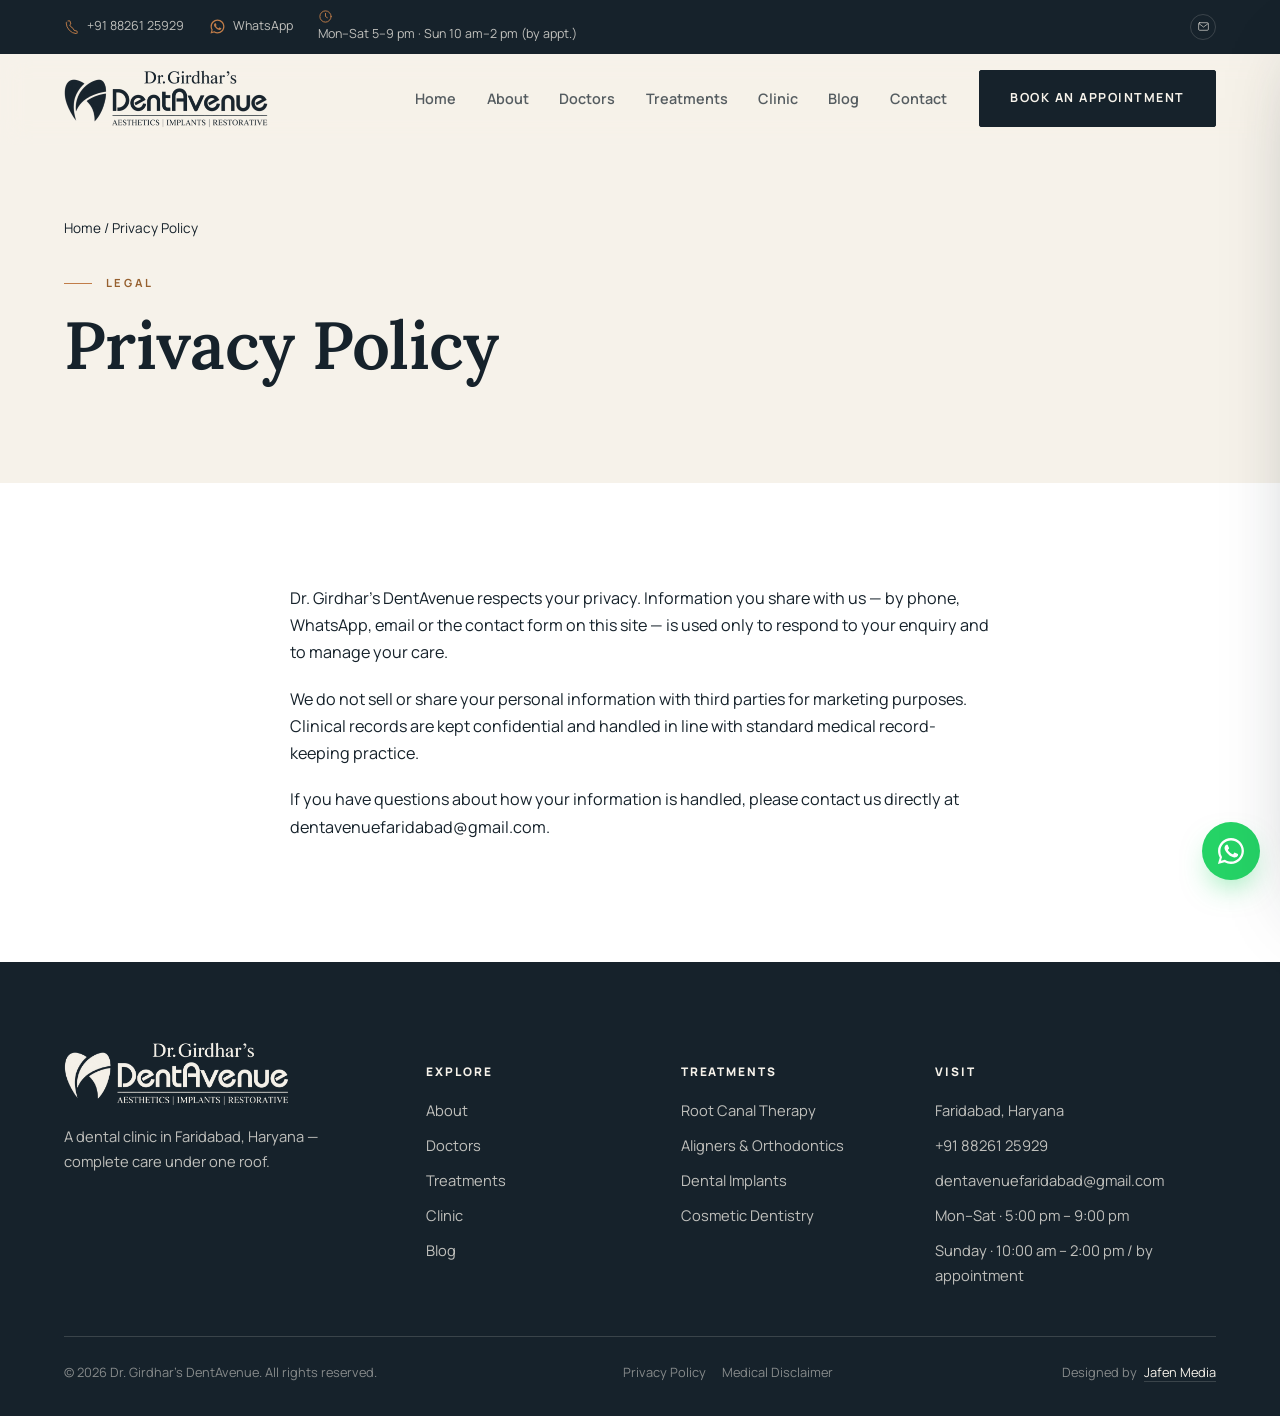
<file: privacy.html>
<!DOCTYPE html>
<html lang="en">
<head>
<meta charset="UTF-8">
<meta name="viewport" content="width=device-width, initial-scale=1">
<title>Privacy Policy — Dr. Girdhar's DentAvenue</title>
<meta name="description" content="Privacy Policy — Dr. Girdhar's DentAvenue.">
<link rel="preconnect" href="https://fonts.googleapis.com"><link rel="preconnect" href="https://fonts.gstatic.com" crossorigin>
<link href="https://fonts.googleapis.com/css2?family=Lora:ital,wght@0,500;0,600;0,700;1,500&family=Manrope:wght@400;500;600;700;800&display=swap" rel="stylesheet">
<meta name="theme-color" content="#16222B">
<noscript><style>[data-reveal]{opacity:1!important;transform:none!important}</style></noscript>
<link rel="icon" type="image/png" href="assets/img/favicon.png">
<link rel="apple-touch-icon" href="assets/img/favicon.png">
<meta property="og:type" content="website"><meta property="og:title" content="Privacy Policy — Dr. Girdhar's DentAvenue"><meta property="og:description" content="Privacy Policy — Dr. Girdhar's DentAvenue."><meta property="og:image" content="assets/img/og.jpg">
<link rel="stylesheet" href="assets/css/site.css?v=77bdec73">

</head>
<body>
<a class="skip-link" href="#main">Skip to content</a>

<div class="topbar"><div class="wrap topbar__row">
<div class="topbar__info">
<a href="tel:+918826125929"><svg class="ic" viewBox="0 0 24 24" width="18" height="18" fill="none" stroke="currentColor" stroke-width="1.5" stroke-linecap="round" stroke-linejoin="round" aria-hidden="true"><path d="M6.5 3h3l1.5 5-2 1.5a12 12 0 0 0 5.5 5.5L16 18l5 1.5v3a1 1 0 0 1-1.1 1A18 18 0 0 1 3.5 6.1 1 1 0 0 1 4.5 5"/></svg><span>+91 88261 25929</span></a>
<a href="https://wa.me/918826125929?text=Hello%20Dr.%20Girdhar%27s%20DentAvenue%2C%20how%20can%20I%20help%20you%3F" target="_blank" rel="noopener"><svg class="ic" viewBox="0 0 24 24" width="18" height="18" fill="currentColor" aria-hidden="true"><path d="M17.47 14.38c-.29-.14-1.7-.84-1.96-.94-.26-.1-.45-.14-.64.15-.19.29-.74.94-.91 1.13-.17.19-.34.21-.62.07-.29-.14-1.21-.45-2.3-1.42-.85-.76-1.42-1.7-1.59-1.98-.17-.29-.02-.44.13-.58.13-.13.29-.34.43-.51.14-.17.19-.29.29-.48.1-.19.05-.36-.02-.51-.07-.14-.64-1.55-.88-2.12-.23-.55-.47-.48-.64-.48h-.55c-.19 0-.5.07-.76.36-.26.29-1 .98-1 2.38 0 1.4 1.02 2.76 1.17 2.95.14.19 2.01 3.08 4.88 4.32.68.29 1.21.47 1.63.6.68.22 1.31.19 1.8.12.55-.08 1.7-.69 1.94-1.36.24-.67.24-1.24.17-1.36-.07-.12-.26-.19-.55-.33z"/><path d="M12 .9C5.87.9.9 5.87.9 12c0 1.95.51 3.86 1.48 5.55L.8 23.1l5.68-1.49A11.06 11.06 0 0 0 12 23.1c6.13 0 11.1-4.97 11.1-11.1S18.13.9 12 .9zm0 20.2c-1.72 0-3.4-.46-4.87-1.34l-.35-.21-3.37.89.9-3.29-.23-.35A9.06 9.06 0 0 1 2.9 12 9.1 9.1 0 1 1 12 21.1z"/></svg><span>WhatsApp</span></a>
<span><svg class="ic" viewBox="0 0 24 24" width="18" height="18" fill="none" stroke="currentColor" stroke-width="1.5" stroke-linecap="round" stroke-linejoin="round" aria-hidden="true"><circle cx="12" cy="12" r="9"/><path d="M12 7v5l3 2"/></svg><span>Mon–Sat 5–9 pm · Sun 10 am–2 pm (by appt.)</span></span>
</div>
<div class="topbar__soc">
<a href="mailto:dentavenuefaridabad@gmail.com" aria-label="Email"><svg class="ic" viewBox="0 0 24 24" width="18" height="18" fill="none" stroke="currentColor" stroke-width="1.5" stroke-linecap="round" stroke-linejoin="round" aria-hidden="true"><rect x="3" y="5" width="18" height="14" rx="2"/><path d="M4 7l8 6 8-6"/></svg></a>
</div>
</div></div>

<header class="site-header" data-header>
<div class="wrap nav">
<a class="brand" href="index.html">
<img class="brand__logo" src="assets/img/logo-dark.png" alt="Dr. Girdhar's DentAvenue">
</a>
<ul class="nav__menu"><li><a href="index.html">Home</a></li><li><a href="about.html">About</a></li><li><a href="doctors.html">Doctors</a></li><li><a href="treatments.html">Treatments</a></li><li><a href="clinic.html">Clinic</a></li><li><a href="blog.html">Blog</a></li><li><a href="contact.html">Contact</a></li></ul>
<a class="btn nav__cta" href="https://wa.me/918826125929?text=Hello%20Dr.%20Girdhar%27s%20DentAvenue%2C%20I%20would%20like%20to%20book%20an%20appointment." target="_blank" rel="noopener">Book an Appointment</a>
<button class="nav__toggle" data-nav-toggle aria-label="Open menu" aria-expanded="false"><svg viewBox="0 0 24 24" width="18" height="18" fill="none" stroke="currentColor" stroke-width="1.6" aria-hidden="true"><path d="M3 6h18M3 12h18M3 18h18"/></svg></button>
</div>
</header>

<div class="nav-scrim" data-nav-scrim></div>
<nav class="mobile-nav" data-mobile-nav aria-label="Mobile">
<button class="mobile-nav__close" data-nav-close aria-label="Close menu"><svg viewBox="0 0 24 24" width="20" height="20" fill="none" stroke="currentColor" stroke-width="1.6" aria-hidden="true"><path d="M6 6l12 12M18 6L6 18"/></svg></button>
<ul><li><a href="index.html">Home</a></li><li><a href="about.html">About</a></li><li><a href="doctors.html">Doctors</a></li><li><a href="treatments.html">Treatments</a></li><li><a href="clinic.html">Clinic</a></li><li><a href="blog.html">Blog</a></li><li><a href="contact.html">Contact</a></li></ul>
<a class="btn" style="width:100%;justify-content:center" href="https://wa.me/918826125929?text=Hello%20Dr.%20Girdhar%27s%20DentAvenue%2C%20I%20would%20like%20to%20book%20an%20appointment." target="_blank" rel="noopener">Book an Appointment</a>
</nav>

<main id="main">
<section class="section" style="padding-top:clamp(3rem,6vw,4.5rem)"><div class="wrap">
<nav aria-label="Breadcrumb" class="muted" style="font-size:.85rem;margin-bottom:1.6rem"><a href="index.html">Home</a> / Privacy Policy</nav>
<span class="eyebrow">Legal</span>
<h1 class="display-1" style="max-width:18ch">Privacy Policy</h1>
</div></section><section class="section bg-card"><div class="wrap" style="max-width:70ch"><p class="muted" style="margin-bottom:1.2rem">Dr. Girdhar's DentAvenue respects your privacy. Information you share with us — by phone, WhatsApp, email or the contact form on this site — is used only to respond to your enquiry and to manage your care.</p><p class="muted" style="margin-bottom:1.2rem">We do not sell or share your personal information with third parties for marketing purposes. Clinical records are kept confidential and handled in line with standard medical record-keeping practice.</p><p class="muted" style="margin-bottom:1.2rem">If you have questions about how your information is handled, please contact us directly at dentavenuefaridabad@gmail.com.</p></div></section>
</main>

<footer class="site-footer">
<div class="wrap footer-grid">
<div>
<img loading="lazy" decoding="async" class="footer-logo" src="assets/img/logo-light.png" alt="Dr. Girdhar's DentAvenue">
<p class="footer-brand__stmt">A dental clinic in Faridabad, Haryana — complete care under one roof.</p>
</div>
<div class="footer-col"><h5>Explore</h5><ul>
<li><a href="about.html">About</a></li><li><a href="doctors.html">Doctors</a></li>
<li><a href="treatments.html">Treatments</a></li><li><a href="clinic.html">Clinic</a></li><li><a href="blog.html">Blog</a></li></ul></div>
<div class="footer-col"><h5>Treatments</h5><ul>
<li><a href="treatments.html#root-canal">Root Canal Therapy</a></li><li><a href="treatments.html#aligners">Aligners &amp; Orthodontics</a></li>
<li><a href="treatments.html#implants">Dental Implants</a></li><li><a href="treatments.html#cosmetic">Cosmetic Dentistry</a></li></ul></div>
<div class="footer-col"><h5>Visit</h5><ul>
<li>Faridabad, Haryana</li><li><a href="tel:+918826125929">+91 88261 25929</a></li>
<li><a href="mailto:dentavenuefaridabad@gmail.com">dentavenuefaridabad@gmail.com</a></li><li>Mon–Sat · 5:00 pm – 9:00 pm</li><li>Sunday · 10:00 am – 2:00 pm / by appointment</li></ul></div>
</div>
<div class="wrap footer-bottom">
<span>&copy; 2026 Dr. Girdhar's DentAvenue. All rights reserved.</span>
<span class="footer-bottom__links"><a href="privacy.html">Privacy Policy</a><a href="disclaimer.html">Medical Disclaimer</a></span>
<span class="footer__credit">Designed by <a href="https://jafenmedia.com" target="_blank" rel="noopener">Jafen Media</a></span>
</div>
</footer>

<a class="wa-fab" href="https://wa.me/918826125929?text=Hello%20Dr.%20Girdhar%27s%20DentAvenue%2C%20how%20can%20I%20help%20you%3F" target="_blank" rel="noopener" aria-label="Chat on WhatsApp"><svg class="ic" viewBox="0 0 24 24" width="18" height="18" fill="currentColor" aria-hidden="true"><path d="M17.47 14.38c-.29-.14-1.7-.84-1.96-.94-.26-.1-.45-.14-.64.15-.19.29-.74.94-.91 1.13-.17.19-.34.21-.62.07-.29-.14-1.21-.45-2.3-1.42-.85-.76-1.42-1.7-1.59-1.98-.17-.29-.02-.44.13-.58.13-.13.29-.34.43-.51.14-.17.19-.29.29-.48.1-.19.05-.36-.02-.51-.07-.14-.64-1.55-.88-2.12-.23-.55-.47-.48-.64-.48h-.55c-.19 0-.5.07-.76.36-.26.29-1 .98-1 2.38 0 1.4 1.02 2.76 1.17 2.95.14.19 2.01 3.08 4.88 4.32.68.29 1.21.47 1.63.6.68.22 1.31.19 1.8.12.55-.08 1.7-.69 1.94-1.36.24-.67.24-1.24.17-1.36-.07-.12-.26-.19-.55-.33z"/><path d="M12 .9C5.87.9.9 5.87.9 12c0 1.95.51 3.86 1.48 5.55L.8 23.1l5.68-1.49A11.06 11.06 0 0 0 12 23.1c6.13 0 11.1-4.97 11.1-11.1S18.13.9 12 .9zm0 20.2c-1.72 0-3.4-.46-4.87-1.34l-.35-.21-3.37.89.9-3.29-.23-.35A9.06 9.06 0 0 1 2.9 12 9.1 9.1 0 1 1 12 21.1z"/></svg></a>
<nav class="mobar" aria-label="Quick contact"><div class="mobar__row">
<a href="tel:+918826125929"><svg class="ic" viewBox="0 0 24 24" width="18" height="18" fill="none" stroke="currentColor" stroke-width="1.5" stroke-linecap="round" stroke-linejoin="round" aria-hidden="true"><path d="M6.5 3h3l1.5 5-2 1.5a12 12 0 0 0 5.5 5.5L16 18l5 1.5v3a1 1 0 0 1-1.1 1A18 18 0 0 1 3.5 6.1 1 1 0 0 1 4.5 5"/></svg><span>Call</span></a>
<a href="https://wa.me/918826125929?text=Hello%20Dr.%20Girdhar%27s%20DentAvenue%2C%20how%20can%20I%20help%20you%3F" target="_blank" rel="noopener"><svg class="ic" viewBox="0 0 24 24" width="18" height="18" fill="currentColor" aria-hidden="true"><path d="M17.47 14.38c-.29-.14-1.7-.84-1.96-.94-.26-.1-.45-.14-.64.15-.19.29-.74.94-.91 1.13-.17.19-.34.21-.62.07-.29-.14-1.21-.45-2.3-1.42-.85-.76-1.42-1.7-1.59-1.98-.17-.29-.02-.44.13-.58.13-.13.29-.34.43-.51.14-.17.19-.29.29-.48.1-.19.05-.36-.02-.51-.07-.14-.64-1.55-.88-2.12-.23-.55-.47-.48-.64-.48h-.55c-.19 0-.5.07-.76.36-.26.29-1 .98-1 2.38 0 1.4 1.02 2.76 1.17 2.95.14.19 2.01 3.08 4.88 4.32.68.29 1.21.47 1.63.6.68.22 1.31.19 1.8.12.55-.08 1.7-.69 1.94-1.36.24-.67.24-1.24.17-1.36-.07-.12-.26-.19-.55-.33z"/><path d="M12 .9C5.87.9.9 5.87.9 12c0 1.95.51 3.86 1.48 5.55L.8 23.1l5.68-1.49A11.06 11.06 0 0 0 12 23.1c6.13 0 11.1-4.97 11.1-11.1S18.13.9 12 .9zm0 20.2c-1.72 0-3.4-.46-4.87-1.34l-.35-.21-3.37.89.9-3.29-.23-.35A9.06 9.06 0 0 1 2.9 12 9.1 9.1 0 1 1 12 21.1z"/></svg><span>Chat</span></a>
<a class="is-primary" href="https://wa.me/918826125929?text=Hello%20Dr.%20Girdhar%27s%20DentAvenue%2C%20I%20would%20like%20to%20book%20an%20appointment." target="_blank" rel="noopener"><svg class="ic" viewBox="0 0 24 24" width="18" height="18" fill="none" stroke="currentColor" stroke-width="1.5" stroke-linecap="round" stroke-linejoin="round" aria-hidden="true"><path d="M5 12h14M13 6l6 6-6 6"/></svg><span>Book</span></a>
</div></nav>

<script src="assets/js/site.js?v=81eb8e31"></script>
</body>
</html>
</file>
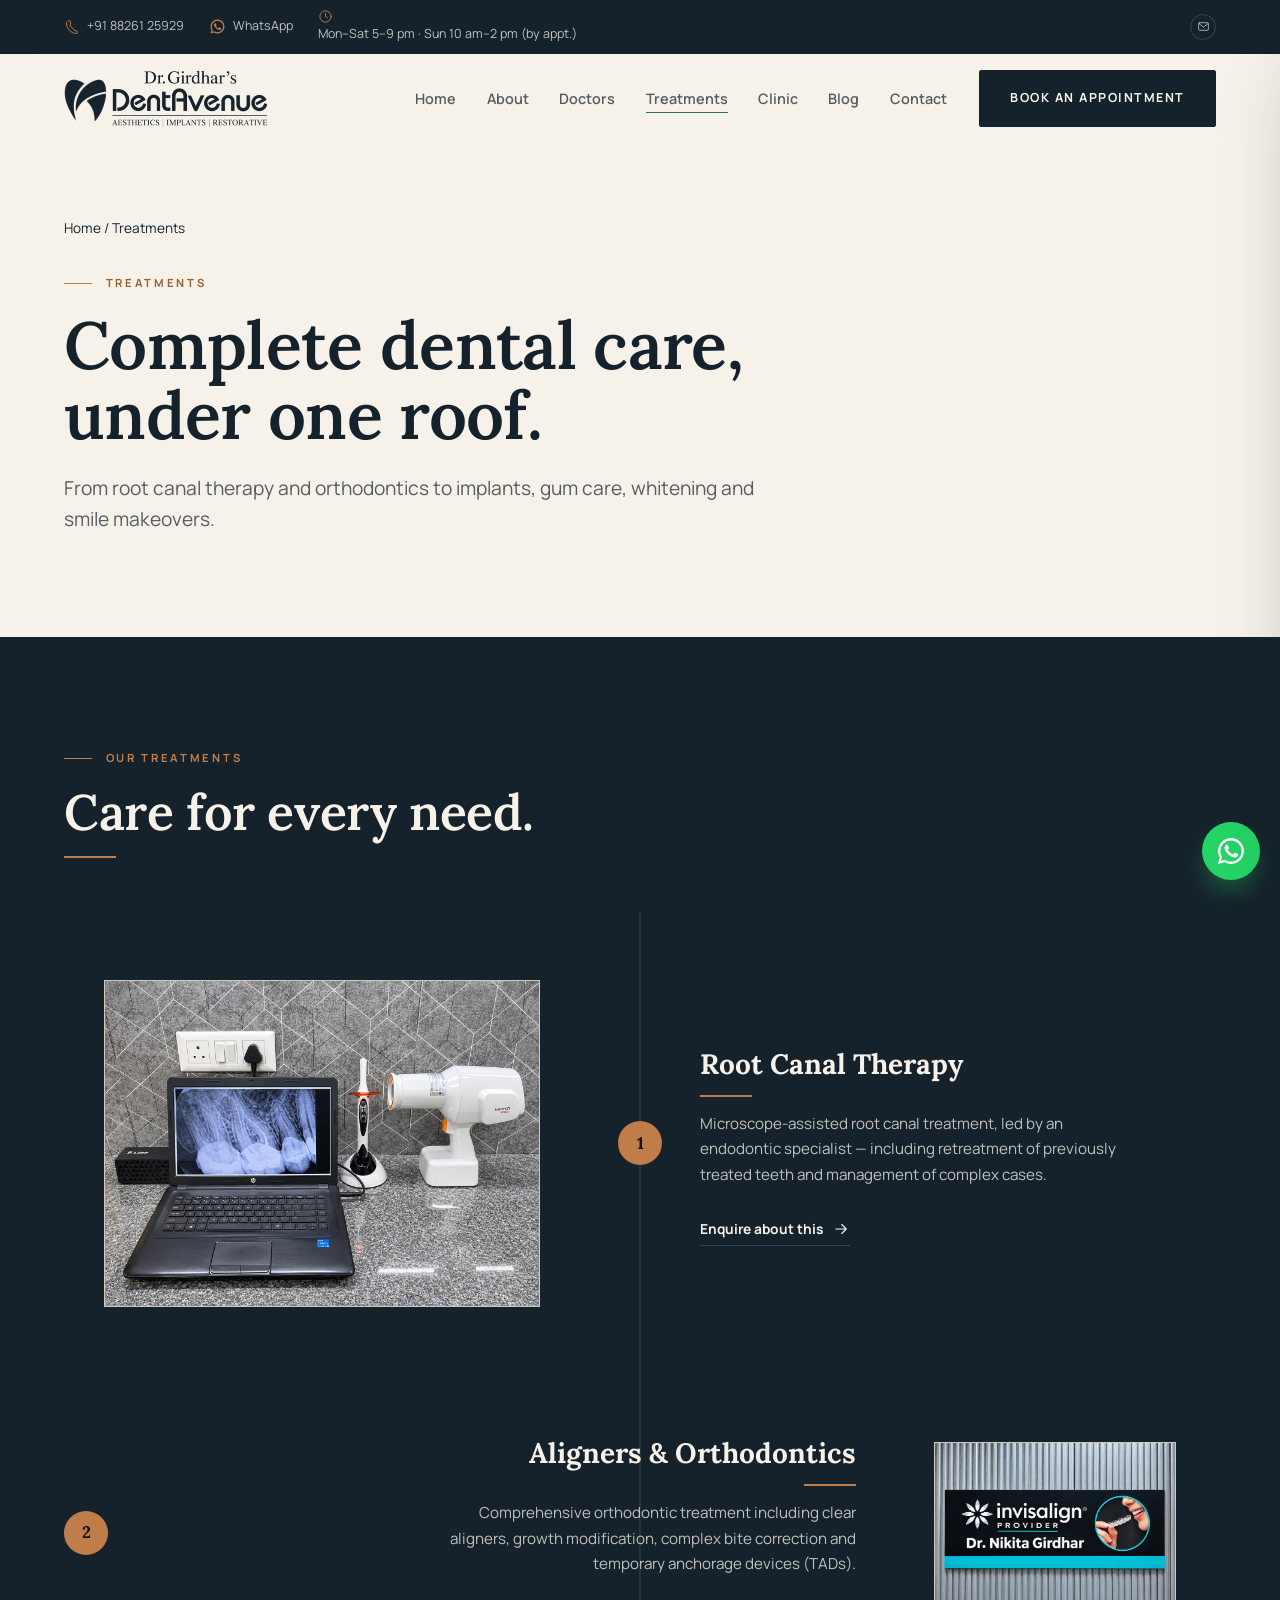
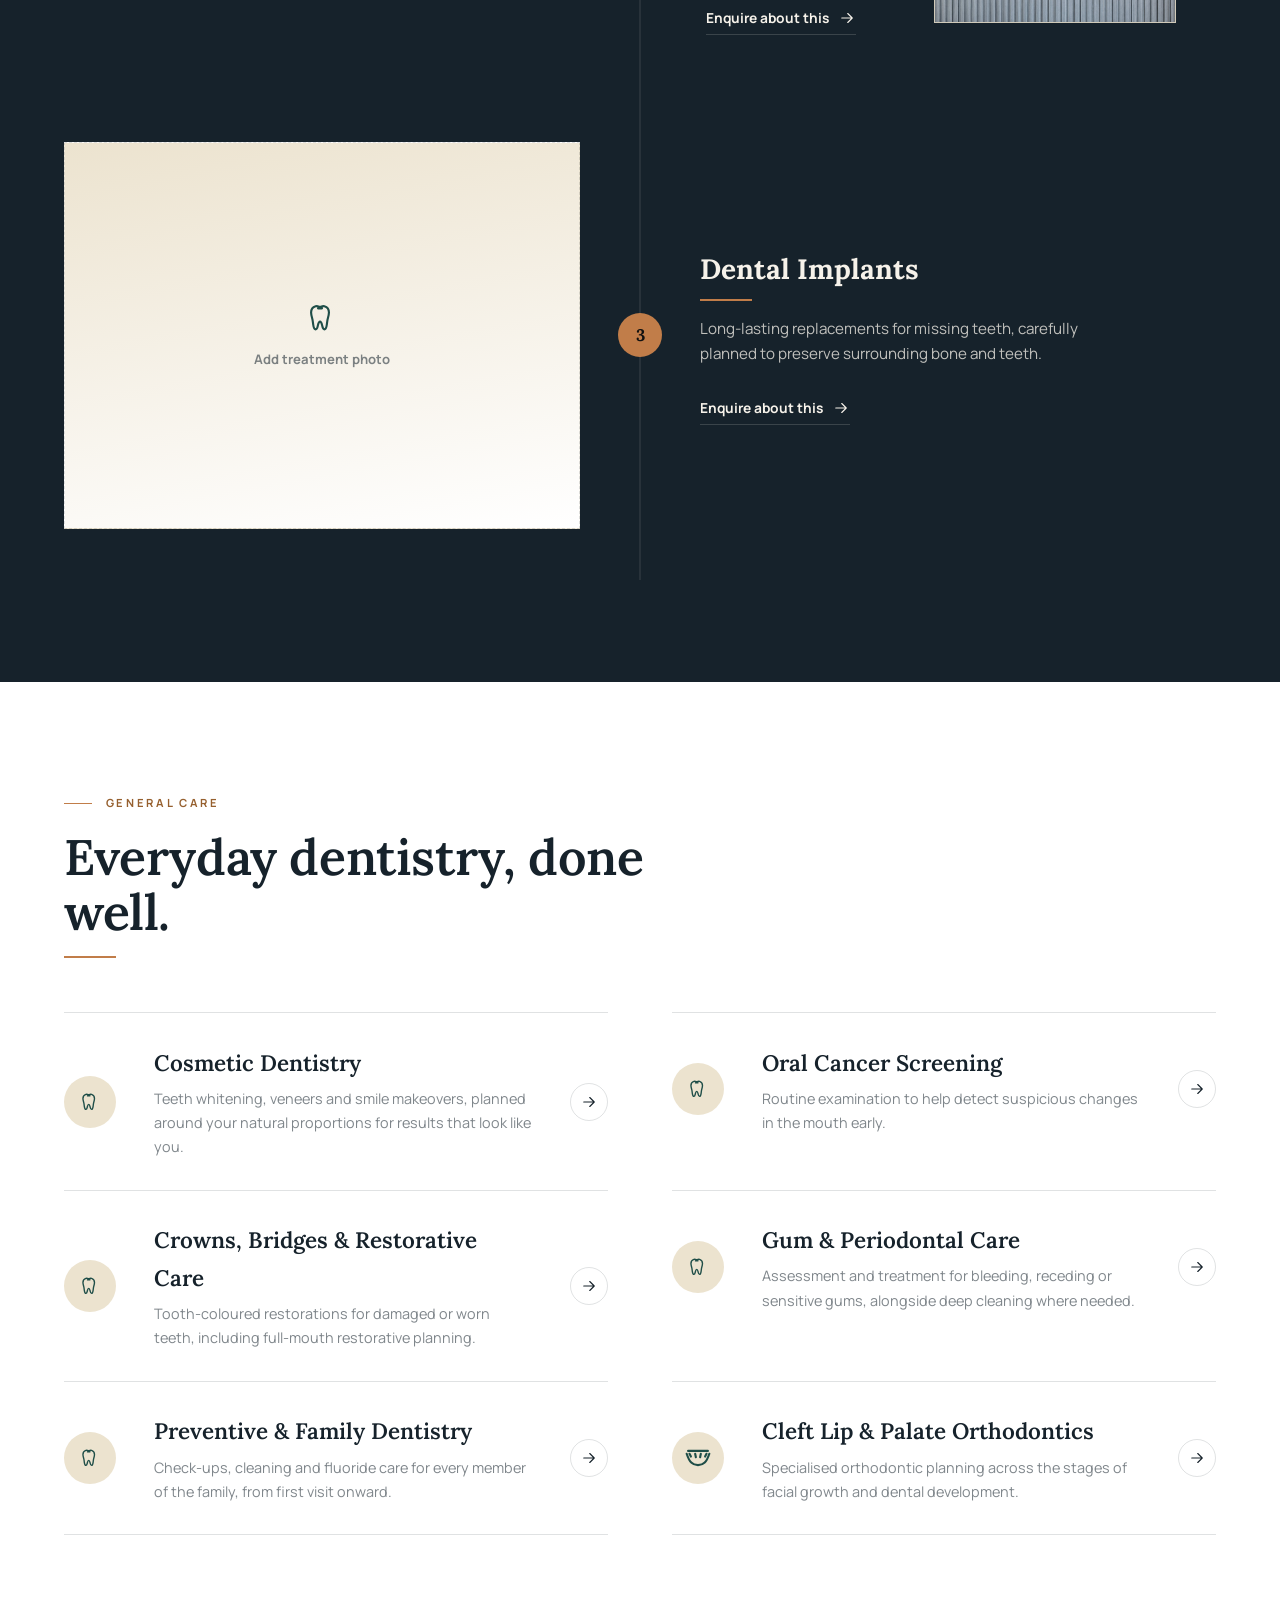
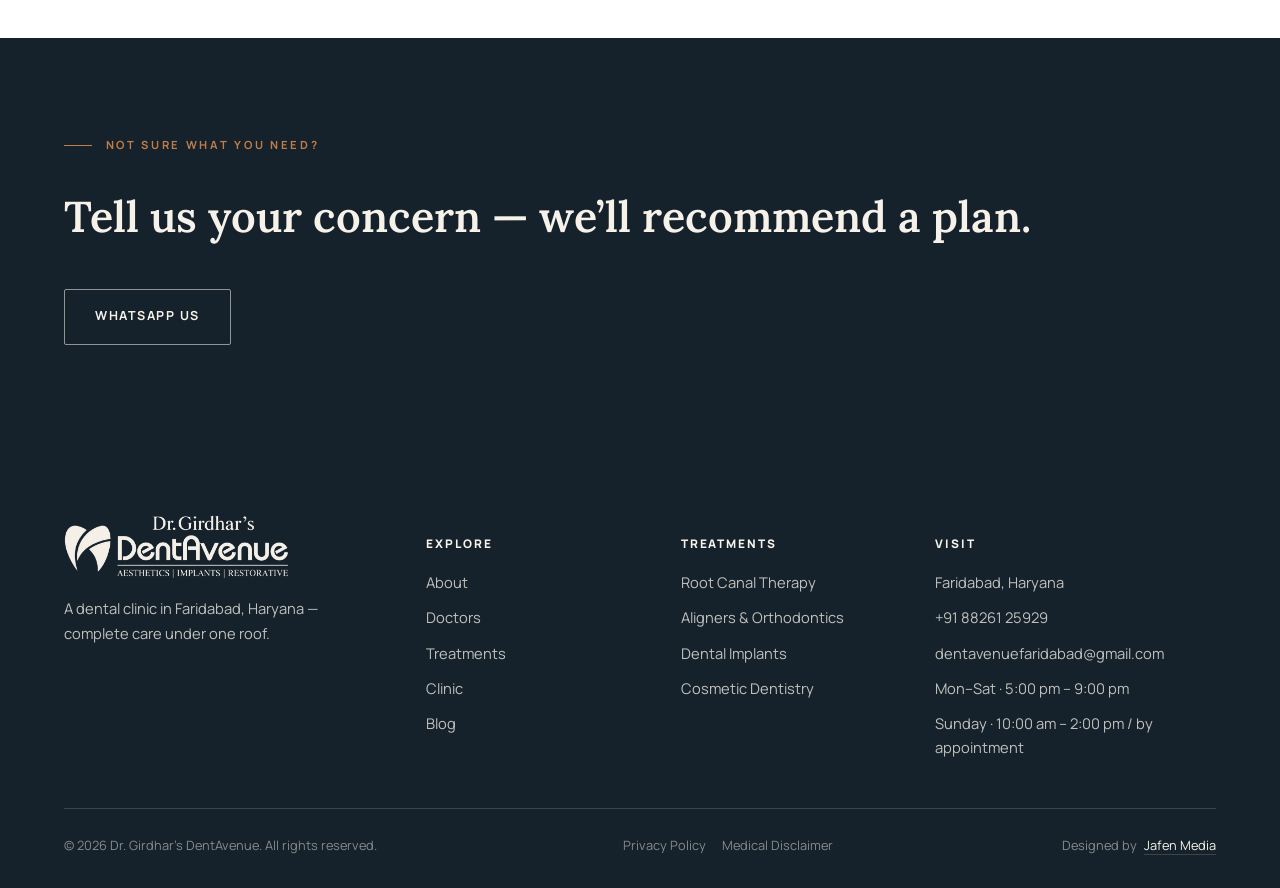
<file: treatments.html>
<!DOCTYPE html>
<html lang="en">
<head>
<meta charset="UTF-8">
<meta name="viewport" content="width=device-width, initial-scale=1">
<title>Treatments — Dr. Girdhar's DentAvenue</title>
<meta name="description" content="Root canal therapy, orthodontics and general dentistry at Dr. Girdhar's DentAvenue, Faridabad.">
<link rel="preconnect" href="https://fonts.googleapis.com"><link rel="preconnect" href="https://fonts.gstatic.com" crossorigin>
<link href="https://fonts.googleapis.com/css2?family=Lora:ital,wght@0,500;0,600;0,700;1,500&family=Manrope:wght@400;500;600;700;800&display=swap" rel="stylesheet">
<meta name="theme-color" content="#16222B">
<noscript><style>[data-reveal]{opacity:1!important;transform:none!important}</style></noscript>
<link rel="icon" type="image/png" href="assets/img/favicon.png">
<link rel="apple-touch-icon" href="assets/img/favicon.png">
<meta property="og:type" content="website"><meta property="og:title" content="Treatments — Dr. Girdhar's DentAvenue"><meta property="og:description" content="Root canal therapy, orthodontics and general dentistry at Dr. Girdhar's DentAvenue, Faridabad."><meta property="og:image" content="assets/img/og.jpg">
<link rel="stylesheet" href="assets/css/site.css?v=77bdec73">

</head>
<body>
<a class="skip-link" href="#main">Skip to content</a>

<div class="topbar"><div class="wrap topbar__row">
<div class="topbar__info">
<a href="tel:+918826125929"><svg class="ic" viewBox="0 0 24 24" width="18" height="18" fill="none" stroke="currentColor" stroke-width="1.5" stroke-linecap="round" stroke-linejoin="round" aria-hidden="true"><path d="M6.5 3h3l1.5 5-2 1.5a12 12 0 0 0 5.5 5.5L16 18l5 1.5v3a1 1 0 0 1-1.1 1A18 18 0 0 1 3.5 6.1 1 1 0 0 1 4.5 5"/></svg><span>+91 88261 25929</span></a>
<a href="https://wa.me/918826125929?text=Hello%20Dr.%20Girdhar%27s%20DentAvenue%2C%20how%20can%20I%20help%20you%3F" target="_blank" rel="noopener"><svg class="ic" viewBox="0 0 24 24" width="18" height="18" fill="currentColor" aria-hidden="true"><path d="M17.47 14.38c-.29-.14-1.7-.84-1.96-.94-.26-.1-.45-.14-.64.15-.19.29-.74.94-.91 1.13-.17.19-.34.21-.62.07-.29-.14-1.21-.45-2.3-1.42-.85-.76-1.42-1.7-1.59-1.98-.17-.29-.02-.44.13-.58.13-.13.29-.34.43-.51.14-.17.19-.29.29-.48.1-.19.05-.36-.02-.51-.07-.14-.64-1.55-.88-2.12-.23-.55-.47-.48-.64-.48h-.55c-.19 0-.5.07-.76.36-.26.29-1 .98-1 2.38 0 1.4 1.02 2.76 1.17 2.95.14.19 2.01 3.08 4.88 4.32.68.29 1.21.47 1.63.6.68.22 1.31.19 1.8.12.55-.08 1.7-.69 1.94-1.36.24-.67.24-1.24.17-1.36-.07-.12-.26-.19-.55-.33z"/><path d="M12 .9C5.87.9.9 5.87.9 12c0 1.95.51 3.86 1.48 5.55L.8 23.1l5.68-1.49A11.06 11.06 0 0 0 12 23.1c6.13 0 11.1-4.97 11.1-11.1S18.13.9 12 .9zm0 20.2c-1.72 0-3.4-.46-4.87-1.34l-.35-.21-3.37.89.9-3.29-.23-.35A9.06 9.06 0 0 1 2.9 12 9.1 9.1 0 1 1 12 21.1z"/></svg><span>WhatsApp</span></a>
<span><svg class="ic" viewBox="0 0 24 24" width="18" height="18" fill="none" stroke="currentColor" stroke-width="1.5" stroke-linecap="round" stroke-linejoin="round" aria-hidden="true"><circle cx="12" cy="12" r="9"/><path d="M12 7v5l3 2"/></svg><span>Mon–Sat 5–9 pm · Sun 10 am–2 pm (by appt.)</span></span>
</div>
<div class="topbar__soc">
<a href="mailto:dentavenuefaridabad@gmail.com" aria-label="Email"><svg class="ic" viewBox="0 0 24 24" width="18" height="18" fill="none" stroke="currentColor" stroke-width="1.5" stroke-linecap="round" stroke-linejoin="round" aria-hidden="true"><rect x="3" y="5" width="18" height="14" rx="2"/><path d="M4 7l8 6 8-6"/></svg></a>
</div>
</div></div>

<header class="site-header" data-header>
<div class="wrap nav">
<a class="brand" href="index.html">
<img class="brand__logo" src="assets/img/logo-dark.png" alt="Dr. Girdhar's DentAvenue">
</a>
<ul class="nav__menu"><li><a href="index.html">Home</a></li><li><a href="about.html">About</a></li><li><a href="doctors.html">Doctors</a></li><li><a href="treatments.html" aria-current="page">Treatments</a></li><li><a href="clinic.html">Clinic</a></li><li><a href="blog.html">Blog</a></li><li><a href="contact.html">Contact</a></li></ul>
<a class="btn nav__cta" href="https://wa.me/918826125929?text=Hello%20Dr.%20Girdhar%27s%20DentAvenue%2C%20I%20would%20like%20to%20book%20an%20appointment." target="_blank" rel="noopener">Book an Appointment</a>
<button class="nav__toggle" data-nav-toggle aria-label="Open menu" aria-expanded="false"><svg viewBox="0 0 24 24" width="18" height="18" fill="none" stroke="currentColor" stroke-width="1.6" aria-hidden="true"><path d="M3 6h18M3 12h18M3 18h18"/></svg></button>
</div>
</header>

<div class="nav-scrim" data-nav-scrim></div>
<nav class="mobile-nav" data-mobile-nav aria-label="Mobile">
<button class="mobile-nav__close" data-nav-close aria-label="Close menu"><svg viewBox="0 0 24 24" width="20" height="20" fill="none" stroke="currentColor" stroke-width="1.6" aria-hidden="true"><path d="M6 6l12 12M18 6L6 18"/></svg></button>
<ul><li><a href="index.html">Home</a></li><li><a href="about.html">About</a></li><li><a href="doctors.html">Doctors</a></li><li><a href="treatments.html">Treatments</a></li><li><a href="clinic.html">Clinic</a></li><li><a href="blog.html">Blog</a></li><li><a href="contact.html">Contact</a></li></ul>
<a class="btn" style="width:100%;justify-content:center" href="https://wa.me/918826125929?text=Hello%20Dr.%20Girdhar%27s%20DentAvenue%2C%20I%20would%20like%20to%20book%20an%20appointment." target="_blank" rel="noopener">Book an Appointment</a>
</nav>

<main id="main">
<section class="section" style="padding-top:clamp(3rem,6vw,4.5rem)"><div class="wrap">
<nav aria-label="Breadcrumb" class="muted" style="font-size:.85rem;margin-bottom:1.6rem"><a href="index.html">Home</a> / Treatments</nav>
<span class="eyebrow">Treatments</span>
<h1 class="display-1" style="max-width:18ch">Complete dental care, under one roof.</h1>
<p class="lead" style="margin-top:1.4rem;max-width:60ch">From root canal therapy and orthodontics to implants, gum care, whitening and smile makeovers.</p>
</div></section><section class="section bg-ink"><div class="wrap">
<div class="section-head" data-reveal><span class="eyebrow  eyebrow--light">Our treatments</span><h2 class="display-2">Care for every need.</h2><span class="section-head__rule"></span></div>
<div class="timeline"><div class="tl-item" id="root-canal" data-reveal>
<div class="tl-media"><figure class="frame" style="height:100%"><img loading="lazy" decoding="async" src="assets/img/xray.jpg" alt="Digital X-ray for root canal assessment"></figure></div>
<span class="tl-num">1</span>
<div class="tl-body"><h3>Root Canal Therapy</h3><span class="section-head__rule"></span><p>Microscope-assisted root canal treatment, led by an endodontic specialist — including retreatment of previously treated teeth and management of complex cases.</p><a class="text-link text-link--light" href="https://wa.me/918826125929?text=Hello%20Dr.%20Girdhar%27s%20DentAvenue%2C%20I%20would%20like%20to%20book%20an%20appointment." target="_blank" rel="noopener">Enquire about this<svg class="ic" viewBox="0 0 24 24" width="18" height="18" fill="none" stroke="currentColor" stroke-width="1.5" stroke-linecap="round" stroke-linejoin="round" aria-hidden="true"><path d="M5 12h14M13 6l6 6-6 6"/></svg></a></div>
</div><div class="tl-item tl-item--rev" id="aligners" data-reveal>
<div class="tl-media"><figure class="frame" style="height:100%"><img loading="lazy" decoding="async" src="assets/img/invisalign-sign.jpg" alt="Invisalign provider sign"></figure></div>
<span class="tl-num">2</span>
<div class="tl-body"><h3>Aligners &amp; Orthodontics</h3><span class="section-head__rule"></span><p>Comprehensive orthodontic treatment including clear aligners, growth modification, complex bite correction and temporary anchorage devices (TADs).</p><a class="text-link text-link--light" href="https://wa.me/918826125929?text=Hello%20Dr.%20Girdhar%27s%20DentAvenue%2C%20I%20would%20like%20to%20book%20an%20appointment." target="_blank" rel="noopener">Enquire about this<svg class="ic" viewBox="0 0 24 24" width="18" height="18" fill="none" stroke="currentColor" stroke-width="1.5" stroke-linecap="round" stroke-linejoin="round" aria-hidden="true"><path d="M5 12h14M13 6l6 6-6 6"/></svg></a></div>
</div><div class="tl-item" id="implants" data-reveal>
<div class="tl-media"><div class="ph-frame"><svg class="ic" viewBox="0 0 24 24" width="22" height="22" fill="none" stroke="currentColor" stroke-width="1.5" stroke-linecap="round" stroke-linejoin="round" aria-hidden="true"><path d="M12 5.2c-1.6-1.3-3.1-1.9-4.5-1.5-1.9.5-3.2 2.2-3.2 4.5 0 1.7.4 2.9.9 4.5.3 1.3.4 2.6.6 4 .2 1.5.5 3.3 1.7 3.3s1.3-1.4 1.6-2.8c.3-1.3.6-2.6 1.5-2.6s1.2 1.3 1.5 2.6c.3 1.4.5 2.8 1.6 2.8 1.2 0 1.5-1.8 1.7-3.3.2-1.4.3-2.7.6-4 .5-1.6.9-2.8.9-4.5 0-2.3-1.3-4-3.2-4.5-1.4-.4-2.9.2-4.5 1.5z"/></svg><span>Add treatment photo</span></div></div>
<span class="tl-num">3</span>
<div class="tl-body"><h3>Dental Implants</h3><span class="section-head__rule"></span><p>Long-lasting replacements for missing teeth, carefully planned to preserve surrounding bone and teeth.</p><a class="text-link text-link--light" href="https://wa.me/918826125929?text=Hello%20Dr.%20Girdhar%27s%20DentAvenue%2C%20I%20would%20like%20to%20book%20an%20appointment." target="_blank" rel="noopener">Enquire about this<svg class="ic" viewBox="0 0 24 24" width="18" height="18" fill="none" stroke="currentColor" stroke-width="1.5" stroke-linecap="round" stroke-linejoin="round" aria-hidden="true"><path d="M5 12h14M13 6l6 6-6 6"/></svg></a></div>
</div></div>
</div></section><section class="section bg-card"><div class="wrap">
<div class="section-head" data-reveal><span class="eyebrow  ">General care</span><h2 class="display-2">Everyday dentistry, done well.</h2><span class="section-head__rule"></span></div>
<ul class="tlist" data-reveal><li id="cosmetic"><a href="https://wa.me/918826125929?text=Hello%20Dr.%20Girdhar%27s%20DentAvenue%2C%20I%20would%20like%20to%20book%20an%20appointment." target="_blank" rel="noopener"><span class="tlist__ic"><svg class="ic" viewBox="0 0 24 24" width="22" height="22" fill="none" stroke="currentColor" stroke-width="1.5" stroke-linecap="round" stroke-linejoin="round" aria-hidden="true"><path d="M12 5.2c-1.6-1.3-3.1-1.9-4.5-1.5-1.9.5-3.2 2.2-3.2 4.5 0 1.7.4 2.9.9 4.5.3 1.3.4 2.6.6 4 .2 1.5.5 3.3 1.7 3.3s1.3-1.4 1.6-2.8c.3-1.3.6-2.6 1.5-2.6s1.2 1.3 1.5 2.6c.3 1.4.5 2.8 1.6 2.8 1.2 0 1.5-1.8 1.7-3.3.2-1.4.3-2.7.6-4 .5-1.6.9-2.8.9-4.5 0-2.3-1.3-4-3.2-4.5-1.4-.4-2.9.2-4.5 1.5z"/></svg></span><span class="tlist__body"><h3>Cosmetic Dentistry</h3><p>Teeth whitening, veneers and smile makeovers, planned around your natural proportions for results that look like you.</p></span><span class="tlist__arrow"><svg class="ic" viewBox="0 0 24 24" width="18" height="18" fill="none" stroke="currentColor" stroke-width="1.5" stroke-linecap="round" stroke-linejoin="round" aria-hidden="true"><path d="M5 12h14M13 6l6 6-6 6"/></svg></span></a></li><li id="screening"><a href="https://wa.me/918826125929?text=Hello%20Dr.%20Girdhar%27s%20DentAvenue%2C%20I%20would%20like%20to%20book%20an%20appointment." target="_blank" rel="noopener"><span class="tlist__ic"><svg class="ic" viewBox="0 0 24 24" width="22" height="22" fill="none" stroke="currentColor" stroke-width="1.5" stroke-linecap="round" stroke-linejoin="round" aria-hidden="true"><path d="M12 5.2c-1.6-1.3-3.1-1.9-4.5-1.5-1.9.5-3.2 2.2-3.2 4.5 0 1.7.4 2.9.9 4.5.3 1.3.4 2.6.6 4 .2 1.5.5 3.3 1.7 3.3s1.3-1.4 1.6-2.8c.3-1.3.6-2.6 1.5-2.6s1.2 1.3 1.5 2.6c.3 1.4.5 2.8 1.6 2.8 1.2 0 1.5-1.8 1.7-3.3.2-1.4.3-2.7.6-4 .5-1.6.9-2.8.9-4.5 0-2.3-1.3-4-3.2-4.5-1.4-.4-2.9.2-4.5 1.5z"/></svg></span><span class="tlist__body"><h3>Oral Cancer Screening</h3><p>Routine examination to help detect suspicious changes in the mouth early.</p></span><span class="tlist__arrow"><svg class="ic" viewBox="0 0 24 24" width="18" height="18" fill="none" stroke="currentColor" stroke-width="1.5" stroke-linecap="round" stroke-linejoin="round" aria-hidden="true"><path d="M5 12h14M13 6l6 6-6 6"/></svg></span></a></li><li id="restorative"><a href="https://wa.me/918826125929?text=Hello%20Dr.%20Girdhar%27s%20DentAvenue%2C%20I%20would%20like%20to%20book%20an%20appointment." target="_blank" rel="noopener"><span class="tlist__ic"><svg class="ic" viewBox="0 0 24 24" width="22" height="22" fill="none" stroke="currentColor" stroke-width="1.5" stroke-linecap="round" stroke-linejoin="round" aria-hidden="true"><path d="M12 5.2c-1.6-1.3-3.1-1.9-4.5-1.5-1.9.5-3.2 2.2-3.2 4.5 0 1.7.4 2.9.9 4.5.3 1.3.4 2.6.6 4 .2 1.5.5 3.3 1.7 3.3s1.3-1.4 1.6-2.8c.3-1.3.6-2.6 1.5-2.6s1.2 1.3 1.5 2.6c.3 1.4.5 2.8 1.6 2.8 1.2 0 1.5-1.8 1.7-3.3.2-1.4.3-2.7.6-4 .5-1.6.9-2.8.9-4.5 0-2.3-1.3-4-3.2-4.5-1.4-.4-2.9.2-4.5 1.5z"/></svg></span><span class="tlist__body"><h3>Crowns, Bridges &amp; Restorative Care</h3><p>Tooth-coloured restorations for damaged or worn teeth, including full-mouth restorative planning.</p></span><span class="tlist__arrow"><svg class="ic" viewBox="0 0 24 24" width="18" height="18" fill="none" stroke="currentColor" stroke-width="1.5" stroke-linecap="round" stroke-linejoin="round" aria-hidden="true"><path d="M5 12h14M13 6l6 6-6 6"/></svg></span></a></li><li id="gums"><a href="https://wa.me/918826125929?text=Hello%20Dr.%20Girdhar%27s%20DentAvenue%2C%20I%20would%20like%20to%20book%20an%20appointment." target="_blank" rel="noopener"><span class="tlist__ic"><svg class="ic" viewBox="0 0 24 24" width="22" height="22" fill="none" stroke="currentColor" stroke-width="1.5" stroke-linecap="round" stroke-linejoin="round" aria-hidden="true"><path d="M12 5.2c-1.6-1.3-3.1-1.9-4.5-1.5-1.9.5-3.2 2.2-3.2 4.5 0 1.7.4 2.9.9 4.5.3 1.3.4 2.6.6 4 .2 1.5.5 3.3 1.7 3.3s1.3-1.4 1.6-2.8c.3-1.3.6-2.6 1.5-2.6s1.2 1.3 1.5 2.6c.3 1.4.5 2.8 1.6 2.8 1.2 0 1.5-1.8 1.7-3.3.2-1.4.3-2.7.6-4 .5-1.6.9-2.8.9-4.5 0-2.3-1.3-4-3.2-4.5-1.4-.4-2.9.2-4.5 1.5z"/></svg></span><span class="tlist__body"><h3>Gum &amp; Periodontal Care</h3><p>Assessment and treatment for bleeding, receding or sensitive gums, alongside deep cleaning where needed.</p></span><span class="tlist__arrow"><svg class="ic" viewBox="0 0 24 24" width="18" height="18" fill="none" stroke="currentColor" stroke-width="1.5" stroke-linecap="round" stroke-linejoin="round" aria-hidden="true"><path d="M5 12h14M13 6l6 6-6 6"/></svg></span></a></li><li id="preventive"><a href="https://wa.me/918826125929?text=Hello%20Dr.%20Girdhar%27s%20DentAvenue%2C%20I%20would%20like%20to%20book%20an%20appointment." target="_blank" rel="noopener"><span class="tlist__ic"><svg class="ic" viewBox="0 0 24 24" width="22" height="22" fill="none" stroke="currentColor" stroke-width="1.5" stroke-linecap="round" stroke-linejoin="round" aria-hidden="true"><path d="M12 5.2c-1.6-1.3-3.1-1.9-4.5-1.5-1.9.5-3.2 2.2-3.2 4.5 0 1.7.4 2.9.9 4.5.3 1.3.4 2.6.6 4 .2 1.5.5 3.3 1.7 3.3s1.3-1.4 1.6-2.8c.3-1.3.6-2.6 1.5-2.6s1.2 1.3 1.5 2.6c.3 1.4.5 2.8 1.6 2.8 1.2 0 1.5-1.8 1.7-3.3.2-1.4.3-2.7.6-4 .5-1.6.9-2.8.9-4.5 0-2.3-1.3-4-3.2-4.5-1.4-.4-2.9.2-4.5 1.5z"/></svg></span><span class="tlist__body"><h3>Preventive &amp; Family Dentistry</h3><p>Check-ups, cleaning and fluoride care for every member of the family, from first visit onward.</p></span><span class="tlist__arrow"><svg class="ic" viewBox="0 0 24 24" width="18" height="18" fill="none" stroke="currentColor" stroke-width="1.5" stroke-linecap="round" stroke-linejoin="round" aria-hidden="true"><path d="M5 12h14M13 6l6 6-6 6"/></svg></span></a></li><li id="cleft"><a href="https://wa.me/918826125929?text=Hello%20Dr.%20Girdhar%27s%20DentAvenue%2C%20I%20would%20like%20to%20book%20an%20appointment." target="_blank" rel="noopener"><span class="tlist__ic"><svg class="ic" viewBox="0 0 24 24" width="34" height="34" fill="none" stroke="currentColor" stroke-width="1.5" stroke-linecap="round" stroke-linejoin="round" aria-hidden="true"><path d="M4 9c2 6 4 8 8 8s6-2 8-8M6 9l1 2M10 9l.5 2.5M14 9l-.5 2.5M18 9l-1 2" /><path d="M5 7h14" /></svg></span><span class="tlist__body"><h3>Cleft Lip &amp; Palate Orthodontics</h3><p>Specialised orthodontic planning across the stages of facial growth and dental development.</p></span><span class="tlist__arrow"><svg class="ic" viewBox="0 0 24 24" width="18" height="18" fill="none" stroke="currentColor" stroke-width="1.5" stroke-linecap="round" stroke-linejoin="round" aria-hidden="true"><path d="M5 12h14M13 6l6 6-6 6"/></svg></span></a></li></ul>
</div></section><section class="ctaband"><div class="wrap ctaband__row" data-reveal>
<div><span class="eyebrow eyebrow--light">Not sure what you need?</span><h2>Tell us your concern — we&rsquo;ll recommend a plan.</h2></div>
<div class="ctaband__btns"><a class="btn btn--cream" href="https://wa.me/918826125929?text=Hello%20Dr.%20Girdhar%27s%20DentAvenue%2C%20I%20would%20like%20to%20book%20an%20appointment." target="_blank" rel="noopener">WhatsApp Us</a></div>
</div></section>
</main>

<footer class="site-footer">
<div class="wrap footer-grid">
<div>
<img loading="lazy" decoding="async" class="footer-logo" src="assets/img/logo-light.png" alt="Dr. Girdhar's DentAvenue">
<p class="footer-brand__stmt">A dental clinic in Faridabad, Haryana — complete care under one roof.</p>
</div>
<div class="footer-col"><h5>Explore</h5><ul>
<li><a href="about.html">About</a></li><li><a href="doctors.html">Doctors</a></li>
<li><a href="treatments.html">Treatments</a></li><li><a href="clinic.html">Clinic</a></li><li><a href="blog.html">Blog</a></li></ul></div>
<div class="footer-col"><h5>Treatments</h5><ul>
<li><a href="treatments.html#root-canal">Root Canal Therapy</a></li><li><a href="treatments.html#aligners">Aligners &amp; Orthodontics</a></li>
<li><a href="treatments.html#implants">Dental Implants</a></li><li><a href="treatments.html#cosmetic">Cosmetic Dentistry</a></li></ul></div>
<div class="footer-col"><h5>Visit</h5><ul>
<li>Faridabad, Haryana</li><li><a href="tel:+918826125929">+91 88261 25929</a></li>
<li><a href="mailto:dentavenuefaridabad@gmail.com">dentavenuefaridabad@gmail.com</a></li><li>Mon–Sat · 5:00 pm – 9:00 pm</li><li>Sunday · 10:00 am – 2:00 pm / by appointment</li></ul></div>
</div>
<div class="wrap footer-bottom">
<span>&copy; 2026 Dr. Girdhar's DentAvenue. All rights reserved.</span>
<span class="footer-bottom__links"><a href="privacy.html">Privacy Policy</a><a href="disclaimer.html">Medical Disclaimer</a></span>
<span class="footer__credit">Designed by <a href="https://jafenmedia.com" target="_blank" rel="noopener">Jafen Media</a></span>
</div>
</footer>

<a class="wa-fab" href="https://wa.me/918826125929?text=Hello%20Dr.%20Girdhar%27s%20DentAvenue%2C%20how%20can%20I%20help%20you%3F" target="_blank" rel="noopener" aria-label="Chat on WhatsApp"><svg class="ic" viewBox="0 0 24 24" width="18" height="18" fill="currentColor" aria-hidden="true"><path d="M17.47 14.38c-.29-.14-1.7-.84-1.96-.94-.26-.1-.45-.14-.64.15-.19.29-.74.94-.91 1.13-.17.19-.34.21-.62.07-.29-.14-1.21-.45-2.3-1.42-.85-.76-1.42-1.7-1.59-1.98-.17-.29-.02-.44.13-.58.13-.13.29-.34.43-.51.14-.17.19-.29.29-.48.1-.19.05-.36-.02-.51-.07-.14-.64-1.55-.88-2.12-.23-.55-.47-.48-.64-.48h-.55c-.19 0-.5.07-.76.36-.26.29-1 .98-1 2.38 0 1.4 1.02 2.76 1.17 2.95.14.19 2.01 3.08 4.88 4.32.68.29 1.21.47 1.63.6.68.22 1.31.19 1.8.12.55-.08 1.7-.69 1.94-1.36.24-.67.24-1.24.17-1.36-.07-.12-.26-.19-.55-.33z"/><path d="M12 .9C5.87.9.9 5.87.9 12c0 1.95.51 3.86 1.48 5.55L.8 23.1l5.68-1.49A11.06 11.06 0 0 0 12 23.1c6.13 0 11.1-4.97 11.1-11.1S18.13.9 12 .9zm0 20.2c-1.72 0-3.4-.46-4.87-1.34l-.35-.21-3.37.89.9-3.29-.23-.35A9.06 9.06 0 0 1 2.9 12 9.1 9.1 0 1 1 12 21.1z"/></svg></a>
<nav class="mobar" aria-label="Quick contact"><div class="mobar__row">
<a href="tel:+918826125929"><svg class="ic" viewBox="0 0 24 24" width="18" height="18" fill="none" stroke="currentColor" stroke-width="1.5" stroke-linecap="round" stroke-linejoin="round" aria-hidden="true"><path d="M6.5 3h3l1.5 5-2 1.5a12 12 0 0 0 5.5 5.5L16 18l5 1.5v3a1 1 0 0 1-1.1 1A18 18 0 0 1 3.5 6.1 1 1 0 0 1 4.5 5"/></svg><span>Call</span></a>
<a href="https://wa.me/918826125929?text=Hello%20Dr.%20Girdhar%27s%20DentAvenue%2C%20how%20can%20I%20help%20you%3F" target="_blank" rel="noopener"><svg class="ic" viewBox="0 0 24 24" width="18" height="18" fill="currentColor" aria-hidden="true"><path d="M17.47 14.38c-.29-.14-1.7-.84-1.96-.94-.26-.1-.45-.14-.64.15-.19.29-.74.94-.91 1.13-.17.19-.34.21-.62.07-.29-.14-1.21-.45-2.3-1.42-.85-.76-1.42-1.7-1.59-1.98-.17-.29-.02-.44.13-.58.13-.13.29-.34.43-.51.14-.17.19-.29.29-.48.1-.19.05-.36-.02-.51-.07-.14-.64-1.55-.88-2.12-.23-.55-.47-.48-.64-.48h-.55c-.19 0-.5.07-.76.36-.26.29-1 .98-1 2.38 0 1.4 1.02 2.76 1.17 2.95.14.19 2.01 3.08 4.88 4.32.68.29 1.21.47 1.63.6.68.22 1.31.19 1.8.12.55-.08 1.7-.69 1.94-1.36.24-.67.24-1.24.17-1.36-.07-.12-.26-.19-.55-.33z"/><path d="M12 .9C5.87.9.9 5.87.9 12c0 1.95.51 3.86 1.48 5.55L.8 23.1l5.68-1.49A11.06 11.06 0 0 0 12 23.1c6.13 0 11.1-4.97 11.1-11.1S18.13.9 12 .9zm0 20.2c-1.72 0-3.4-.46-4.87-1.34l-.35-.21-3.37.89.9-3.29-.23-.35A9.06 9.06 0 0 1 2.9 12 9.1 9.1 0 1 1 12 21.1z"/></svg><span>Chat</span></a>
<a class="is-primary" href="https://wa.me/918826125929?text=Hello%20Dr.%20Girdhar%27s%20DentAvenue%2C%20I%20would%20like%20to%20book%20an%20appointment." target="_blank" rel="noopener"><svg class="ic" viewBox="0 0 24 24" width="18" height="18" fill="none" stroke="currentColor" stroke-width="1.5" stroke-linecap="round" stroke-linejoin="round" aria-hidden="true"><path d="M5 12h14M13 6l6 6-6 6"/></svg><span>Book</span></a>
</div></nav>

<script src="assets/js/site.js?v=81eb8e31"></script>
</body>
</html>
</file>
<file: assets/css/site.css>
/* =============================================================
   DR. GIRDHAR'S DENTAVENUE — Faridabad
   Identity: deep navy-teal + warm bone + copper accent.
   Specialist-led (Endodontics + Orthodontics), academic credibility.
   Lora (serif) + Manrope (sans). Built from scratch.
   ============================================================= */

:root{
  --ink:        #16222B;
  --ink-70:     rgba(22,34,43,.72);
  --ink-55:     rgba(22,34,43,.55);
  --ink-35:     rgba(22,34,43,.32);
  --paper:      #F6F2EA;
  --paper-2:    #ECE3CF;
  --card:       #FFFFFF;
  --line:       rgba(22,34,43,.13);
  --line-soft:  rgba(22,34,43,.08);

  --teal:       #2F7067;
  --teal-d:     #1F4E48;
  --teal-lt:    #7FAEA6;
  --copper:     #C17D49;
  --copper-d:   #96602F;

  --cream:      #F6F2EA;
  --cream-70:   rgba(246,242,234,.76);
  --line-dark:  rgba(246,242,234,.16);

  --wa:         #25D366;

  --f-serif: "Lora", Georgia, serif;
  --f-sans:  "Manrope", system-ui, -apple-system, "Segoe UI", sans-serif;

  --wrap: 1240px;
  --gutter: clamp(20px, 5vw, 64px);
  --ease: cubic-bezier(.22,.61,.36,1);
  --ease-out: cubic-bezier(.16,1,.3,1);
  --shadow-sm: 0 2px 12px rgba(22,34,43,.07);
  --shadow: 0 34px 80px -36px rgba(22,34,43,.42);
}

*, *::before, *::after{ box-sizing:border-box; }
html{ scroll-behavior:smooth; -webkit-text-size-adjust:100%; }
@media (prefers-reduced-motion:reduce){ html{ scroll-behavior:auto; } }

body{
  margin:0; background:var(--paper); color:var(--ink);
  font-family:var(--f-sans); font-size:1.01rem; line-height:1.68; font-weight:400;
  -webkit-font-smoothing:antialiased; text-rendering:optimizeLegibility; overflow-x:hidden;
}
img, svg{ max-width:100%; display:block; }
a{ color:inherit; text-decoration:none; }
h1,h2,h3,h4{ margin:0; font-weight:500; }
p{ margin:0 0 1.1em; }
p:last-child{ margin-bottom:0; }
::selection{ background:var(--teal); color:#fff; }
:focus-visible{ outline:2px solid var(--teal); outline-offset:3px; }

.wrap{ width:min(100% - 2 * var(--gutter), var(--wrap)); margin-inline:auto; }
.skip-link{ position:absolute; left:-999px; top:0; background:var(--ink); color:var(--cream); padding:.8rem 1.2rem; z-index:300; }
.skip-link:focus{ left:16px; top:16px; }

/* ------------------------------ Type ------------------------------ */
.eyebrow{ display:inline-flex; align-items:center; gap:.85rem; font-weight:700; font-size:.7rem; letter-spacing:.24em; text-transform:uppercase; color:var(--copper-d); margin:0 0 1.1rem; }
.eyebrow::before{ content:""; width:28px; height:1px; background:var(--copper); }
.eyebrow--light{ color:var(--copper); }
.eyebrow--center{ padding-left:0; }
.eyebrow--center::before{ display:none; }

.display-1{ font-family:var(--f-serif); font-weight:600; font-size:clamp(2.6rem,5.2vw,4.6rem); line-height:1.05; letter-spacing:-.01em; }
.display-2{ font-family:var(--f-serif); font-weight:600; font-size:clamp(2.05rem,3.9vw,3.2rem); line-height:1.1; letter-spacing:-.008em; }
.display-3{ font-family:var(--f-serif); font-weight:600; font-size:clamp(1.45rem,2.5vw,2rem); line-height:1.18; letter-spacing:-.005em; }
.ital{ font-style:italic; font-weight:400; }
.lead{ font-size:clamp(1.05rem,1.5vw,1.2rem); color:var(--ink-70); line-height:1.62; }
.mut{ color:var(--ink-55); }
.measure{ max-width:56ch; }

.section-head{ max-width:640px; margin-bottom:clamp(2.2rem,5vw,3.4rem); }
.section-head__rule{ display:block; width:52px; height:2px; background:var(--copper); margin-top:1rem; }
.section-head.is-center .section-head__rule{ margin-inline:auto; }
.bg-ink .section-head__rule{ background:var(--copper); }
.section-head.is-center{ margin-inline:auto; text-align:center; }

/* ----------------------------- Buttons ----------------------------- */
.btn{ display:inline-flex; align-items:center; gap:.65rem; font-family:var(--f-sans); font-weight:700; font-size:.78rem; letter-spacing:.12em; text-transform:uppercase; padding:1.05rem 1.9rem; border-radius:2px; border:1px solid var(--ink); background:var(--ink); color:var(--cream); transition:background .35s var(--ease), color .35s var(--ease), border-color .35s var(--ease), transform .3s var(--ease); }
.btn:hover{ background:var(--teal); border-color:var(--teal); color:#fff; transform:translateY(-1px); }
.btn--line{ background:transparent; color:var(--ink); border-color:var(--ink); }
.btn--line:hover{ background:var(--ink); color:var(--cream); }
.btn--cream{ background:transparent; color:var(--cream); border-color:rgba(246,242,234,.55); }
.btn--cream:hover{ background:var(--cream); color:var(--ink); border-color:var(--cream); }

.text-link{ display:inline-flex; align-items:center; gap:.55rem; font-weight:700; font-size:.86rem; color:var(--ink); padding-bottom:.28rem; border-bottom:1px solid var(--line); transition:border-color .3s var(--ease), color .3s var(--ease); }
.text-link svg{ transition:transform .3s var(--ease); }
.text-link:hover{ border-color:var(--teal); color:var(--teal-d); }
.text-link:hover svg{ transform:translateX(4px); }
.text-link--light{ color:var(--cream); border-color:var(--line-dark); }
.text-link--light:hover{ border-color:var(--copper); color:var(--copper); }
.ic{ flex:none; }

/* ------------------------------ Topbar ------------------------------ */
.topbar{ background:var(--ink); color:var(--cream-70); font-size:.78rem; }
.topbar__row{ display:flex; align-items:center; justify-content:space-between; gap:1rem; padding:.55rem 0; flex-wrap:wrap; }
.topbar__info{ display:flex; gap:1.6rem; flex-wrap:wrap; }
.topbar__info a{ display:inline-flex; align-items:center; gap:.5rem; transition:color .25s; }
.topbar__info a:hover{ color:var(--copper); }
.topbar__info svg{ color:var(--copper); width:15px; height:15px; }
.topbar__soc{ display:flex; gap:.9rem; }
.topbar__soc a{ width:26px; height:26px; display:inline-flex; align-items:center; justify-content:center; border-radius:50%; border:1px solid var(--line-dark); transition:border-color .25s, color .25s; }
.topbar__soc a:hover{ border-color:var(--copper); color:var(--copper); }
.topbar__soc svg{ width:13px; height:13px; }
@media (max-width:760px){ .topbar__info > span{ display:none; } .topbar__info{ gap:1.2rem; } }

/* ------------------------------ Header ------------------------------ */
.site-header{ position:sticky; top:0; z-index:100; background:color-mix(in srgb, var(--paper) 88%, transparent); backdrop-filter:blur(14px) saturate(140%); border-bottom:1px solid transparent; transition:border-color .3s, box-shadow .3s; }
.site-header.scrolled{ border-color:var(--line); box-shadow:var(--shadow-sm); }
.nav{ display:flex; align-items:center; gap:2rem; padding:1rem 0; }
.brand{ display:inline-flex; align-items:center; gap:.75rem; }
.brand__mark{ width:44px; height:44px; border-radius:50%; border:1.5px solid var(--teal); display:inline-flex; align-items:center; justify-content:center; color:var(--teal); flex:none; }
.brand__mark svg{ width:22px; height:22px; }
.brand__word{ display:flex; flex-direction:column; line-height:1; gap:3px; }
.brand__name{ font-family:var(--f-sans); font-weight:800; font-size:1.02rem; color:var(--ink); letter-spacing:.06em; text-transform:uppercase; }
.brand__tag{ font-family:var(--f-sans); font-size:.56rem; letter-spacing:.24em; text-transform:uppercase; color:var(--copper-d); font-weight:700; margin-top:.15rem; }
.nav__menu{ list-style:none; display:flex; gap:1.9rem; margin:0 0 0 auto; padding:0; }
.nav__menu a{ font-size:.9rem; font-weight:600; color:var(--ink-70); position:relative; padding:.3rem 0; }
.nav__menu a::after{ content:""; position:absolute; left:0; bottom:0; width:0; height:1px; background:var(--teal); transition:width .3s var(--ease); }
.nav__menu a:hover{ color:var(--ink); }
.nav__menu a:hover::after, .nav__menu a[aria-current]::after{ width:100%; }
.nav__cta{ display:none; }
@media (min-width:1080px){ .nav__cta{ display:inline-flex; } }
.nav__toggle{ display:none; background:none; border:1px solid var(--line); border-radius:50%; width:44px; height:44px; align-items:center; justify-content:center; cursor:pointer; }
@media (max-width:1079px){ .nav__menu{ display:none; } .nav__toggle{ display:inline-flex; } }
.mobile-nav{ position:fixed; inset:0 0 0 auto; width:min(84vw,340px); background:var(--paper); z-index:200; transform:translateX(100%); transition:transform .45s var(--ease-out); box-shadow:var(--shadow); padding:6rem 2rem 2rem; overflow-y:auto; }
.mobile-nav.open{ transform:none; }
.mobile-nav ul{ list-style:none; margin:0 0 2rem; padding:0; display:grid; gap:1.3rem; }
.mobile-nav ul a{ font-family:var(--f-serif); font-size:1.5rem; color:var(--ink); }
.mobile-nav__close{ position:absolute; top:1.6rem; right:1.6rem; background:none; border:0; cursor:pointer; }
.nav-scrim{ position:fixed; inset:0; background:rgba(22,34,43,.4); z-index:190; opacity:0; visibility:hidden; transition:opacity .4s; }
.nav-scrim.show{ opacity:1; visibility:visible; }

/* ------------------------------ Hero (no real photos yet — pattern + text) ------------------------------ */
.hero{ position:relative; min-height:min(90vh,780px); display:flex; align-items:center; overflow:hidden; color:var(--cream); background:linear-gradient(155deg,#132029 0%,#1C3B38 55%,#2F7067 130%); }
.hero__pattern{ position:absolute; inset:0; opacity:.5; pointer-events:none; }
.hero__inner{ position:relative; z-index:3; width:min(100% - 2 * var(--gutter), var(--wrap)); padding-block:clamp(3rem,7vw,4.5rem); }
.hero__grid{ display:grid; grid-template-columns:1.1fr .9fr; gap:clamp(2.4rem,6vw,5rem); align-items:center; }
.hero__eyebrow{ display:inline-flex; align-items:center; gap:.85rem; font-weight:700; font-size:.72rem; letter-spacing:.26em; text-transform:uppercase; color:var(--copper); margin-bottom:1.5rem; }
.hero__eyebrow::before{ content:""; width:32px; height:1px; background:var(--copper); }
.hero__title{ max-width:15ch; font-family:var(--f-serif); font-weight:600; font-size:clamp(2.6rem,5.4vw,4.4rem); line-height:1.06; letter-spacing:-.01em; color:var(--cream); }
.hero__title em{ font-style:italic; color:var(--copper); font-weight:500; }
.hero__lead{ margin:1.6rem 0 0; max-width:48ch; font-size:clamp(1.05rem,1.5vw,1.2rem); color:rgba(246,242,234,.86); }
.hero__actions{ display:flex; flex-wrap:wrap; align-items:center; gap:1.7rem; margin-top:2.3rem; }
.hero__ticket{ display:grid; grid-template-columns:repeat(2,auto); gap:clamp(1.6rem,4vw,3.6rem); margin-top:clamp(2.6rem,5vw,3.6rem); padding-top:1.7rem; border-top:1px solid var(--line-dark); }
.hero__ticket dt{ font-size:.65rem; font-weight:700; letter-spacing:.14em; text-transform:uppercase; color:var(--copper); margin:0 0 .5rem; }
.hero__ticket dd{ margin:0; font-size:.92rem; color:var(--cream); }
@media (max-width:640px){ .hero__ticket{ grid-template-columns:1fr; gap:1.1rem; } }
.hero__side{ position:relative; aspect-ratio:4/5; border:1px solid var(--line-dark); background:linear-gradient(170deg,rgba(255,255,255,.08),rgba(255,255,255,.02)); display:flex; flex-direction:column; align-items:center; justify-content:center; gap:1rem; text-align:center; padding:2rem; backdrop-filter:blur(2px); }
.hero__side.has-img{ padding:0; overflow:hidden; display:block; box-shadow:0 34px 80px -36px rgba(22,34,43,.5); }
.hero__side.has-img img{ width:100%; height:100%; object-fit:cover; }
.hero__side.has-img.is-slideshow img{ position:absolute; inset:0; opacity:0; transition:opacity 1.8s ease; }
.hero__side.has-img.is-slideshow img.is-active{ opacity:1; }
.hero__side.has-img::after{ content:""; position:absolute; inset:0; background:linear-gradient(200deg, rgba(22,34,43,.05), rgba(22,34,43,.35) 85%); pointer-events:none; }
.hero__side__tag{ position:absolute; left:16px; bottom:16px; z-index:2; background:rgba(22,34,43,.82); backdrop-filter:blur(6px); color:var(--cream); font-size:.7rem; font-weight:700; letter-spacing:.1em; text-transform:uppercase; padding:.6rem 1rem; }
.frame--duo img{ filter:none; }
.frame--duo::after{ display:none; content:""; position:absolute; inset:0; background:linear-gradient(155deg, rgba(47,112,103,.14), rgba(193,125,73,.08)); mix-blend-mode:multiply; pointer-events:none; }
.hero__side svg{ width:40px; height:40px; color:var(--copper); }
.hero__side span{ font-size:.85rem; color:rgba(246,242,234,.65); max-width:22ch; }
@media (max-width:900px){ .hero__grid{ grid-template-columns:1fr; } .hero__side{ order:-1; width:100%; max-width:440px; margin-inline:auto; aspect-ratio:4/3; } }

/* ----------------------------- Fact strip ----------------------------- */
.factstrip{ background:var(--paper); border-bottom:1px solid var(--line); padding-block:clamp(2.4rem,5vw,3.6rem); }
.factstrip__row{ display:grid; grid-template-columns:repeat(4,1fr); }
.fact{ padding:0 clamp(1rem,2vw,1.8rem); border-left:1px solid var(--line); }
.fact:first-child{ border-left:0; padding-left:0; }
.fact__no{ display:block; font-family:var(--f-serif); font-style:italic; font-size:1.2rem; color:var(--teal); margin-bottom:.55rem; }
.fact h3{ font-size:.98rem; font-weight:700; margin:0 0 .35rem; }
.fact p{ margin:0; font-size:.86rem; color:var(--ink-55); line-height:1.5; }
@media (max-width:760px){
  .factstrip__row{ grid-template-columns:1fr 1fr; row-gap:1.8rem; }
  .fact{ border-left:0; padding-left:0; }
  .fact:nth-child(odd){ border-right:1px solid var(--line); padding-right:1.4rem; }
  .fact:nth-child(even){ padding-left:1.4rem; }
}

/* ------------------------------ Sections ------------------------------ */
.section{ padding-block:clamp(4rem,8vw,6.5rem); }
.bg-card{ background:var(--card); }
.bg-band{ background:var(--paper-2); }
.bg-ink{ background:var(--ink); color:var(--cream); }
.bg-ink .eyebrow{ color:var(--copper); }
.bg-ink .mut{ color:var(--cream-70); }

.split{ display:grid; grid-template-columns:1fr 1fr; gap:clamp(2.4rem,6vw,5.5rem); align-items:center; }
.split--rev .split__media{ order:2; }
@media (max-width:900px){ .split{ grid-template-columns:1fr; } .split--rev .split__media{ order:0; } }

.frame{ position:relative; overflow:hidden; border:1px solid var(--line); background:var(--paper-2); }
.frame img{ width:100%; height:100%; object-fit:cover; display:block; transition:transform 1.4s var(--ease); }
.frame:hover img{ transform:scale(1.045); }
.frame--tall{ aspect-ratio:4/5; }
.frame--wide{ aspect-ratio:16/10; }
.frame--sq{ aspect-ratio:1/1; }
.frame__tag{ position:absolute; left:16px; bottom:16px; z-index:2; background:var(--ink); color:var(--cream); font-size:.7rem; font-weight:700; letter-spacing:.08em; padding:.55rem .95rem; }
.ph-frame{ position:relative; overflow:hidden; border:1px dashed var(--line); background:linear-gradient(170deg,var(--paper-2),var(--card)); display:flex; flex-direction:column; align-items:center; justify-content:center; gap:.8rem; text-align:center; padding:1.6rem; color:var(--teal-d); }
.ph-frame svg{ width:34px; height:34px; }
.ph-frame span{ font-size:.82rem; font-weight:700; color:var(--ink-55); }

/* ------------------------------ Ledger list ------------------------------ */
.ledger{ list-style:none; margin:0; padding:0; }
.ledger li{ display:grid; grid-template-columns:auto 1fr auto; gap:clamp(1rem,3vw,2.6rem); align-items:baseline; padding:clamp(1.5rem,3vw,2.1rem) 0; border-top:1px solid var(--line); }
.ledger li:last-child{ border-bottom:1px solid var(--line); }
.ledger__no{ font-family:var(--f-serif); font-style:italic; color:var(--teal); font-size:1.05rem; }
.ledger__t{ font-family:var(--f-serif); font-weight:600; font-size:clamp(1.25rem,2.4vw,1.75rem); color:var(--ink); }
.ledger__d{ margin-top:.4rem; color:var(--ink-55); max-width:56ch; font-size:.95rem; }
.ledger__more{ justify-self:end; }
.bg-ink .ledger li{ border-top-color:var(--line-dark); }
.bg-ink .ledger li:last-child{ border-bottom-color:var(--line-dark); }
.bg-ink .ledger__no{ color:var(--copper); }
.bg-ink .ledger__t{ color:var(--cream); }
@media (max-width:700px){ .ledger li{ grid-template-columns:1fr; } .ledger__more{ justify-self:start; margin-top:.6rem; } }

/* ------------------------------ Treatment index list ------------------------------ */
.tlist{ list-style:none; margin:0; padding:0; }
.tlist li{ border-top:1px solid var(--line); }
.tlist li:last-child{ border-bottom:1px solid var(--line); }
.tlist a{ display:grid; grid-template-columns:auto 1fr auto; align-items:center; gap:clamp(1.2rem,3vw,2.4rem); padding:clamp(1.3rem,2.6vw,1.9rem) 0; }
.tlist__ic{ width:52px; height:52px; border-radius:50%; background:var(--paper-2); display:inline-flex; align-items:center; justify-content:center; color:var(--teal-d); flex:none; transition:background .3s var(--ease), color .3s var(--ease); }
.tlist a:hover .tlist__ic{ background:var(--teal); color:#fff; }
.tlist__body h3{ font-family:var(--f-serif); font-weight:600; font-size:clamp(1.15rem,2vw,1.4rem); }
.tlist__body p{ margin:.35rem 0 0; color:var(--ink-55); font-size:.9rem; max-width:60ch; }
.tlist__arrow{ width:38px; height:38px; border-radius:50%; border:1px solid var(--line); display:inline-flex; align-items:center; justify-content:center; transition:background .3s var(--ease), border-color .3s var(--ease), color .3s var(--ease); }
.tlist a:hover .tlist__arrow{ background:var(--teal); border-color:var(--teal); color:#fff; }
@media (max-width:600px){ .tlist__arrow{ display:none; } }

/* ------------------------------ Numbered feature cards ------------------------------ */
.feat-grid{ display:grid; grid-template-columns:repeat(4,1fr); gap:1px; background:var(--line); border:1px solid var(--line); }
.feat{ background:var(--card); padding:clamp(1.8rem,3vw,2.4rem); transition:background .4s var(--ease); }
.feat:hover{ background:var(--paper); }
.feat__no{ font-family:var(--f-serif); font-style:italic; color:var(--teal); font-size:1.3rem; display:block; margin-bottom:1rem; }
.feat h3{ font-size:1.02rem; font-weight:700; margin-bottom:.5rem; }
.feat p{ font-size:.88rem; color:var(--ink-55); line-height:1.55; margin:0; }
@media (max-width:900px){ .feat-grid{ grid-template-columns:1fr 1fr; } }
@media (max-width:560px){ .feat-grid{ grid-template-columns:1fr; } }
.feat-grid--3{ grid-template-columns:repeat(3,1fr); }
@media (max-width:900px){ .feat-grid--3{ grid-template-columns:1fr 1fr; } }
@media (max-width:560px){ .feat-grid--3{ grid-template-columns:1fr; } }
.bg-ink .feat-grid{ background:var(--line-dark); border-color:var(--line-dark); }
.bg-ink .feat{ background:#16222B; }
.bg-ink .feat:hover{ background:#1C3B38; }
.bg-ink .feat__no{ color:var(--copper); }
.bg-ink .feat h3{ color:var(--cream); }
.bg-ink .feat p{ color:var(--cream-70); }

.blog-grid{ display:grid; grid-template-columns:repeat(3,1fr); gap:clamp(1.8rem,3vw,2.6rem); }
@media (max-width:900px){ .blog-grid{ grid-template-columns:1fr 1fr; } }
@media (max-width:560px){ .blog-grid{ grid-template-columns:1fr; } }
.blog-card{ display:block; }
.blog-card .frame{ aspect-ratio:4/3; margin-bottom:1.3rem; }
.blog-card__kicker{ display:block; font-size:.68rem; font-weight:700; letter-spacing:.12em; text-transform:uppercase; color:var(--copper); margin-bottom:.7rem; }
.blog-card h3{ font-family:var(--f-serif); font-size:1.18rem; font-weight:600; line-height:1.3; margin-bottom:.6rem; }
.blog-card p{ font-size:.88rem; color:var(--ink-55); line-height:1.55; }
.blog-card .text-link{ margin-top:1rem; }
.article{ max-width:70ch; }
.article p{ color:var(--ink-70); margin-bottom:1.2rem; font-size:1rem; line-height:1.75; }
.article h3{ font-family:var(--f-serif); font-size:1.3rem; font-weight:600; margin:2rem 0 .8rem; color:var(--ink); }

/* ------------------------------ Doctors ------------------------------ */
.doc{ display:grid; grid-template-columns:.85fr 1.15fr; gap:clamp(2rem,4vw,3.4rem); align-items:start; }
.doc--rev .doc__media{ order:2; }
.doc__media .ph-frame{ aspect-ratio:4/5; }
.doc__role{ font-size:.76rem; font-weight:800; letter-spacing:.1em; text-transform:uppercase; color:var(--copper-d); margin:.6rem 0 .2rem; }
.doc__qual{ font-size:.9rem; color:var(--ink-55); margin-bottom:1rem; }
.doc__bio p{ color:var(--ink-70); margin-bottom:1rem; }
.doc__bio h4{ font-family:var(--f-serif); font-size:1.12rem; margin:1.4rem 0 .6rem; color:var(--ink); }
.doc__list{ list-style:none; margin:0 0 1rem; padding:0; display:grid; gap:.5rem; }
.doc__list li{ position:relative; padding-left:1.3rem; font-size:.92rem; color:var(--ink-70); }
.doc__list li::before{ content:""; position:absolute; left:0; top:.55em; width:6px; height:6px; border-radius:50%; background:var(--teal); }
@media (max-width:860px){ .doc, .doc--rev{ grid-template-columns:1fr; } .doc--rev .doc__media{ order:0; } .doc__media .ph-frame{ aspect-ratio:16/9; } }

/* ------------------------------ Gallery (asymmetric bento) ------------------------------ */
.gallery{ display:grid; grid-template-columns:repeat(6,1fr); grid-auto-rows:120px; gap:.6rem; }
.gallery .ph-frame, .gallery .frame{ height:100%; }
.g1{ grid-column:span 3; grid-row:span 3; }
.g2{ grid-column:span 3; grid-row:span 2; }
.g3{ grid-column:span 3; grid-row:span 2; }
@media (max-width:800px){ .gallery{ grid-template-columns:repeat(2,1fr); grid-auto-rows:160px; } .g1,.g2,.g3{ grid-column:span 1; grid-row:span 2; } }

/* ------------------------------ Quote / reviews ------------------------------ */
.quote{ border-left:2px solid var(--teal); padding-left:clamp(1.2rem,3vw,1.8rem); margin:0; }
.quote blockquote{ font-family:var(--f-serif); font-style:italic; font-size:clamp(1.15rem,2vw,1.5rem); line-height:1.5; margin:0 0 .9rem; color:var(--ink); }
.quote cite{ font-style:normal; font-size:.82rem; color:var(--ink-55); }
.quote + .quote{ margin-top:clamp(2rem,4vw,2.8rem); }

/* ------------------------------ Process steps ------------------------------ */
.steps{ display:grid; grid-template-columns:repeat(4,1fr); gap:clamp(1.4rem,3vw,2.2rem); }
.step{ padding-top:1.4rem; border-top:2px solid var(--copper); }
.step__no{ font-family:var(--f-serif); font-weight:700; font-size:2rem; color:var(--copper); line-height:1; }
.step h3{ margin-top:.8rem; font-size:1.02rem; }
.step p{ margin-top:.4rem; font-size:.88rem; color:var(--ink-55); }
@media (max-width:800px){ .steps{ grid-template-columns:1fr 1fr; } }
@media (max-width:480px){ .steps{ grid-template-columns:1fr; } }

/* ------------------------------ CTA band ------------------------------ */
.ctaband{ background:var(--ink); color:var(--cream); padding-block:clamp(3.6rem,7vw,5.6rem); }
.ctaband__row{ display:flex; align-items:center; justify-content:space-between; gap:2.2rem; flex-wrap:wrap; }
.ctaband__row h2{ font-family:var(--f-serif); font-weight:600; font-size:clamp(1.9rem,3.6vw,2.7rem); color:var(--cream); margin-top:.5rem; }
.ctaband__row p{ color:var(--cream-70); margin-top:.6rem; max-width:44ch; }
.ctaband__btns{ display:flex; align-items:center; gap:1.6rem; flex-wrap:wrap; }

/* ------------------------------ Contact ------------------------------ */
.contact-grid{ display:grid; grid-template-columns:1fr 1fr; gap:clamp(2.2rem,5vw,4.5rem); }
.contact-card{ border:1px solid var(--line); padding:clamp(1.8rem,3vw,2.6rem); background:var(--card); }
.contact-card + .contact-card{ margin-top:1.4rem; }
.contact-card h3{ display:flex; align-items:center; gap:.6rem; font-family:var(--f-sans); font-weight:800; font-size:.82rem; letter-spacing:.08em; text-transform:uppercase; color:var(--copper-d); margin-bottom:.8rem; }
.contact-card p{ margin:0; color:var(--ink-70); }
.contact-card a.text-link{ margin-top:.9rem; }
@media (max-width:860px){ .contact-grid{ grid-template-columns:1fr; } }

.formfield{ margin-bottom:1.2rem; }
.formfield label{ display:block; font-size:.78rem; font-weight:700; letter-spacing:.05em; text-transform:uppercase; color:var(--ink-55); margin-bottom:.5rem; }
.formfield input, .formfield textarea{ width:100%; border:1px solid var(--line); background:var(--card); padding:.85rem 1rem; font-family:inherit; font-size:.95rem; color:var(--ink); border-radius:0; }
.formfield textarea{ min-height:120px; resize:vertical; }
.formfield input:focus, .formfield textarea:focus{ outline:none; border-color:var(--teal); }
.form__msg{ margin-top:1rem; font-size:.88rem; display:none; }
.form__msg.ok{ display:block; color:var(--teal-d); font-weight:700; }

/* ------------------------------ Footer ------------------------------ */
.site-footer{ background:var(--ink); color:var(--cream-70); padding-block:clamp(3.6rem,7vw,5rem) 2rem; }
.footer-grid{ display:grid; grid-template-columns:1.5fr 1fr 1fr 1.3fr; gap:2.4rem; }
.footer-brand__name{ font-family:var(--f-serif); font-size:1.28rem; color:var(--cream); }
.footer-brand__stmt{ margin:1.1rem 0; max-width:32ch; font-size:.92rem; }
.footer-soc{ display:flex; gap:.9rem; }
.footer-soc a{ width:34px; height:34px; border-radius:50%; border:1px solid var(--line-dark); display:inline-flex; align-items:center; justify-content:center; transition:border-color .3s, color .3s; }
.footer-soc a:hover{ border-color:var(--copper); color:var(--copper); }
.footer-soc svg{ width:15px; height:15px; }
.footer-col h5{ color:var(--cream); font-size:.74rem; letter-spacing:.16em; text-transform:uppercase; font-weight:800; margin-bottom:1rem; }
.footer-col ul{ list-style:none; margin:0; padding:0; display:grid; gap:.65rem; font-size:.92rem; }
.footer-col a:hover{ color:var(--cream); }
.footer-bottom{ display:flex; justify-content:space-between; gap:1rem; margin-top:3rem; padding-top:1.6rem; border-top:1px solid var(--line-dark); font-size:.8rem; color:rgba(246,242,234,.5); flex-wrap:wrap; }
.footer-bottom a{ margin-left:1rem; }
@media (max-width:900px){ .footer-grid{ grid-template-columns:1fr 1fr; } }
@media (max-width:560px){ .footer-grid{ grid-template-columns:1fr; } }

/* ------------------------------ Floating WhatsApp + mobile bar ------------------------------ */
.wa-fab{ position:fixed; right:20px; bottom:20px; z-index:85; width:58px; height:58px; border-radius:50%; background:var(--wa); color:#fff; display:inline-flex; align-items:center; justify-content:center; box-shadow:0 14px 30px -10px rgba(37,211,102,.6); transition:transform .3s; }
.wa-fab:hover{ transform:translateY(-3px); }
.wa-fab svg{ width:28px; height:28px; }
.mobar{ display:none; position:fixed; left:0; right:0; bottom:0; z-index:90; background:var(--ink); border-top:1px solid var(--line-dark); }
.mobar__row{ display:grid; grid-template-columns:1fr 1fr 1fr; }
.mobar a{ display:flex; flex-direction:column; align-items:center; gap:.3rem; padding:.75rem 0; color:var(--cream-70); font-size:.68rem; font-weight:700; letter-spacing:.04em; }
.mobar a.is-primary{ background:var(--copper); color:#fff; }
.mobar svg{ width:19px; height:19px; }
@media (max-width:860px){ .mobar{ display:block; padding-bottom:env(safe-area-inset-bottom); } .wa-fab{ display:none; } body{ padding-bottom:calc(62px + env(safe-area-inset-bottom)); } }

/* ------------------------------ Reveal-on-scroll ------------------------------ */
[data-reveal]{ opacity:0; transform:translateY(22px); transition:opacity .85s var(--ease), transform .85s var(--ease); }
[data-reveal].in{ opacity:1; transform:none; }
@media (prefers-reduced-motion:reduce){ [data-reveal]{ opacity:1; transform:none; transition:none; } }

.rule{ height:1px; background:var(--line); border:0; margin:0; }
.center{ text-align:center; }
.mx-auto{ margin-inline:auto; }

/* ------------------------------ Timeline treatments (numbered, alternating) ------------------------------ */
.timeline{ position:relative; }
.timeline::before{ content:""; position:absolute; left:50%; top:0; bottom:0; width:1px; background:var(--line-dark); transform:translateX(-.5px); }
.tl-item{ display:grid; grid-template-columns:1fr auto 1fr; gap:clamp(1.6rem,3vw,3rem); align-items:center; padding-block:clamp(2.2rem,4vw,3.4rem); }
.tl-item--rev .tl-media{ order:3; }
.tl-item--rev .tl-body{ order:1; text-align:right; }
.tl-item--rev .tl-body ul{ text-align:left; }
.tl-num{ position:relative; z-index:1; width:44px; height:44px; border-radius:50%; background:var(--copper); color:#111; font-family:var(--f-serif); font-weight:700; font-size:1.05rem; display:flex; align-items:center; justify-content:center; flex:none; }
.tl-media .ph-frame{ aspect-ratio:4/3; border-style:dashed; }
.tl-body h3{ font-family:var(--f-serif); font-weight:700; font-size:clamp(1.3rem,2.4vw,1.75rem); color:var(--cream); margin-bottom:.4rem; }
.tl-body .section-head__rule{ margin-top:0; margin-bottom:.9rem; }
.tl-item--rev .tl-body .section-head__rule{ margin-left:auto; }
.tl-body p{ color:var(--cream-70); font-size:.95rem; max-width:48ch; }
.tl-item--rev .tl-body p{ margin-left:auto; }
.tl-body .text-link{ margin-top:.8rem; }
@media (max-width:860px){
  .timeline::before{ display:none; }
  .tl-item, .tl-item--rev{ grid-template-columns:1fr; text-align:left; }
  .tl-item--rev .tl-media, .tl-item--rev .tl-body{ order:0; }
  .tl-item--rev .tl-body{ text-align:left; }
  .tl-item--rev .tl-body p, .tl-item--rev .tl-body .section-head__rule{ margin-left:0; }
  .tl-num{ margin-bottom:.4rem; }
}

/* ------------------------------ Circular doctor portraits (homepage teaser) ------------------------------ */
.doc-circles{ display:grid; grid-template-columns:repeat(2,1fr); gap:clamp(2rem,4vw,3.5rem); }
.doc-circle{ text-align:center; }
.doc-circle__ph{ width:min(320px,100%); aspect-ratio:4/5; border-radius:4px; margin-inline:auto; border:1px solid var(--line-dark); background:linear-gradient(170deg,rgba(255,255,255,.1),rgba(255,255,255,.02)); display:flex; align-items:center; justify-content:center; color:var(--copper); margin-bottom:1.6rem; overflow:hidden; box-shadow:0 30px 60px -34px rgba(0,0,0,.6); }
.doc-circle__ph svg{ width:40px; height:40px; }
.doc-circle__ph img{ width:100%; height:100%; object-fit:cover; object-position:50% 15%; }
.doc-circle h3{ font-family:var(--f-serif); font-weight:700; font-size:1.3rem; color:var(--cream); }
.doc-circle__role{ font-size:.74rem; font-weight:800; letter-spacing:.1em; text-transform:uppercase; color:var(--copper); margin:.5rem 0 .9rem; }
.doc-circle__rule{ width:30px; height:1px; background:var(--copper); margin:0 auto .9rem; }
.doc-circle p{ color:var(--cream-70); font-size:.9rem; max-width:34ch; margin-inline:auto; }
@media (max-width:700px){ .doc-circles{ grid-template-columns:1fr; } }

.brand__logo{ height:58px; width:auto; display:block; }
.footer-logo{ height:64px; width:auto; display:block; margin-bottom:1rem; }
@media (max-width:560px){ .brand__logo{ height:46px; } }

.doc-showcase{ position:relative; overflow:hidden; background:radial-gradient(900px 420px at 50% 0%, rgba(193,125,73,.16), transparent 70%), var(--ink); }
.doc-showcase .section-head h2{ max-width:none; }
.doc-cards{ display:grid; grid-template-columns:repeat(2,minmax(0,1fr)); gap:clamp(1.6rem,3vw,2.6rem); max-width:1000px; margin:clamp(2.4rem,5vw,3.6rem) auto 0; }
.doc-card{ display:block; position:relative; border:1px solid var(--line-dark); background:linear-gradient(180deg,rgba(255,255,255,.05),rgba(255,255,255,.015)); overflow:hidden; transition:transform .5s var(--ease), border-color .4s, box-shadow .5s; }
.doc-card:hover{ transform:translateY(-8px); border-color:var(--copper); box-shadow:0 40px 70px -40px rgba(0,0,0,.8); }
.doc-card__img{ position:relative; aspect-ratio:1/1.08; overflow:hidden; }
.doc-card__img img{ width:100%; height:100%; object-fit:cover; object-position:50% 12%; transition:transform 1.2s var(--ease); }
.doc-card:hover .doc-card__img img{ transform:scale(1.05); }
.doc-card__img::after{ content:""; position:absolute; inset:auto 0 0 0; height:45%; background:linear-gradient(to top, #16222B 4%, transparent); }
.doc-card__body{ position:relative; padding:0 clamp(1.4rem,3vw,2rem) clamp(1.6rem,3vw,2.1rem); margin-top:-3.2rem; text-align:left; }
.doc-card__role{ display:block; font-size:.68rem; font-weight:800; letter-spacing:.12em; text-transform:uppercase; color:var(--copper); margin-bottom:.6rem; }
.doc-card h3{ font-family:var(--f-serif); font-weight:600; font-size:clamp(1.35rem,2.4vw,1.75rem); color:var(--cream); }
.doc-card .doc-circle__rule{ display:block; margin:.9rem 0; }
.doc-card p{ color:var(--cream-70); font-size:.92rem; line-height:1.55; margin:0 0 1.1rem; }
.doc-card__more{ display:inline-flex; align-items:center; gap:.5rem; font-size:.78rem; font-weight:700; letter-spacing:.1em; text-transform:uppercase; color:var(--cream); border-bottom:1px solid var(--line-dark); padding-bottom:.35rem; }
@media (max-width:700px){ .doc-cards{ grid-template-columns:1fr; } }

@media (max-width:560px){
  .footer-grid{ grid-template-columns:1fr 1fr; gap:2rem 1.4rem; }
  .footer-grid > div:first-child, .footer-grid > div:last-child{ grid-column:1 / -1; }
  .hero__side__tag{ left:10px; bottom:10px; padding:.45rem .7rem; font-size:.6rem; }
  .hero__title{ font-size:clamp(2.2rem,10vw,2.7rem); }
  .btn{ padding:1rem 1.5rem; }
  .doc-card__img{ aspect-ratio:1/1; }
}
@media (hover:none){ .doc-card:hover{ transform:none; } }
.contact-card p, .footer-col li{ overflow-wrap:anywhere; }
.contact-grid > *{ min-width:0; }

/* ------------------------------ Desktop polish ------------------------------ */
html{ scroll-padding-top:110px; }
::selection{ background:var(--copper); color:#fff; }
:focus-visible{ outline:2px solid var(--copper); outline-offset:3px; border-radius:2px; }
.brand__logo{ transition:height .35s var(--ease); }
.site-header.scrolled .brand__logo{ height:48px; }
@media (min-width:1000px){
  .tlist{ display:grid; grid-template-columns:1fr 1fr; column-gap:clamp(2.5rem,5vw,5rem); }
  .tlist li:last-child{ border-bottom:0; }
  .tlist li:nth-last-child(-n+2){ border-bottom:1px solid var(--line); }
}
.btn:hover{ transform:translateY(-2px); box-shadow:0 14px 28px -16px rgba(22,34,43,.55); }
.hero__side.has-img.is-slideshow img.is-active{ animation:kenburns 9s ease-out forwards; }
@keyframes kenburns{ from{ transform:scale(1.08); } to{ transform:scale(1); } }
@media (prefers-reduced-motion:reduce){ .hero__side.has-img.is-slideshow img.is-active{ animation:none; } }
.slide-dots{ position:absolute; right:16px; bottom:20px; z-index:3; display:flex; gap:8px; }
.slide-dots i{ display:block; width:22px; height:2px; background:rgba(246,242,234,.4); transition:background .4s, width .4s var(--ease); }
.slide-dots i.on{ background:var(--copper); width:34px; }
.blog-card:hover h3{ color:var(--teal-d); }
.blog-card .frame img{ transition:transform 1.2s var(--ease); }
.blog-card:hover .frame img{ transform:scale(1.05); }
.feat{ transition:background .4s var(--ease), transform .4s var(--ease); }

.footer-bottom{ align-items:center; row-gap:.8rem; }
.footer-bottom .footer__credit a{ margin-left:.3em; color:var(--cream); border-bottom:1px solid var(--line-dark); }
.footer-bottom .footer__credit a:hover{ color:var(--copper); border-color:var(--copper); }
@media (max-width:700px){ .footer-bottom > span{ flex:1 1 100%; } .footer-bottom__links a:first-child{ margin-left:0; } }
</file>
